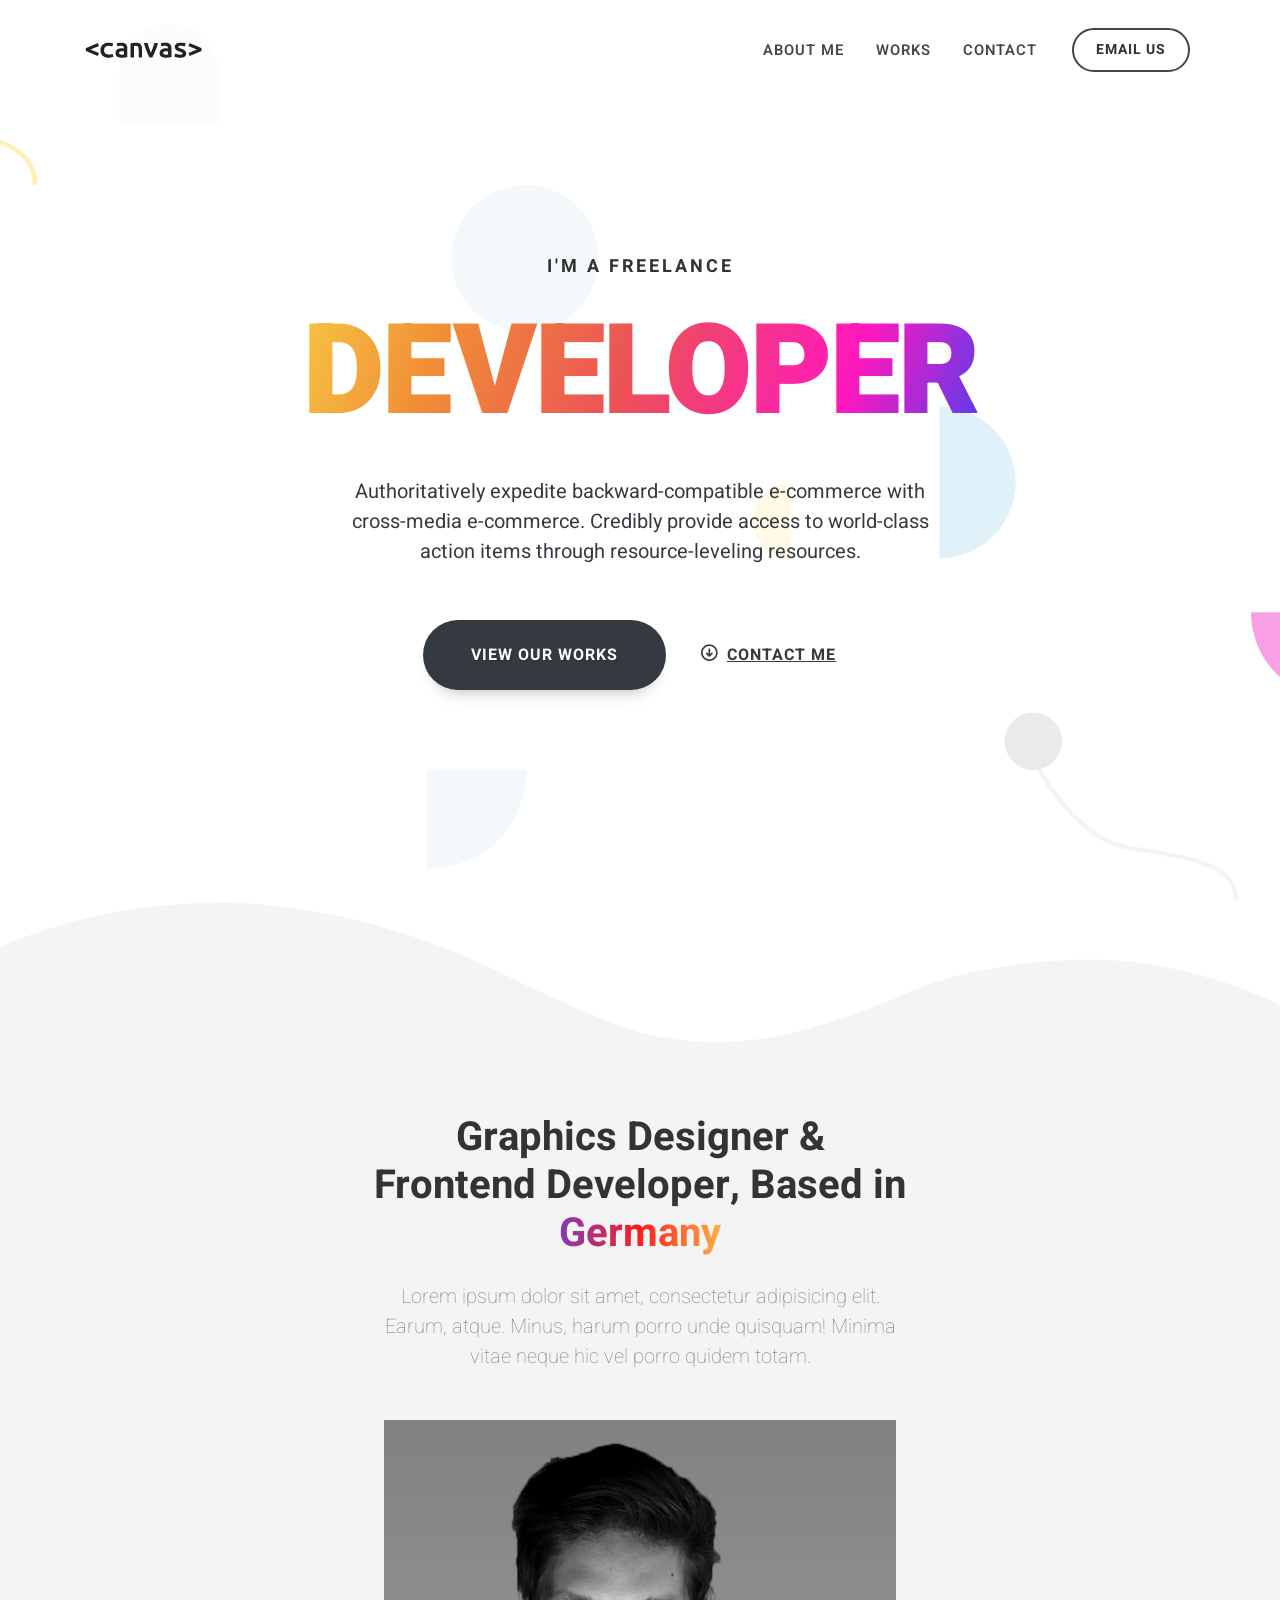
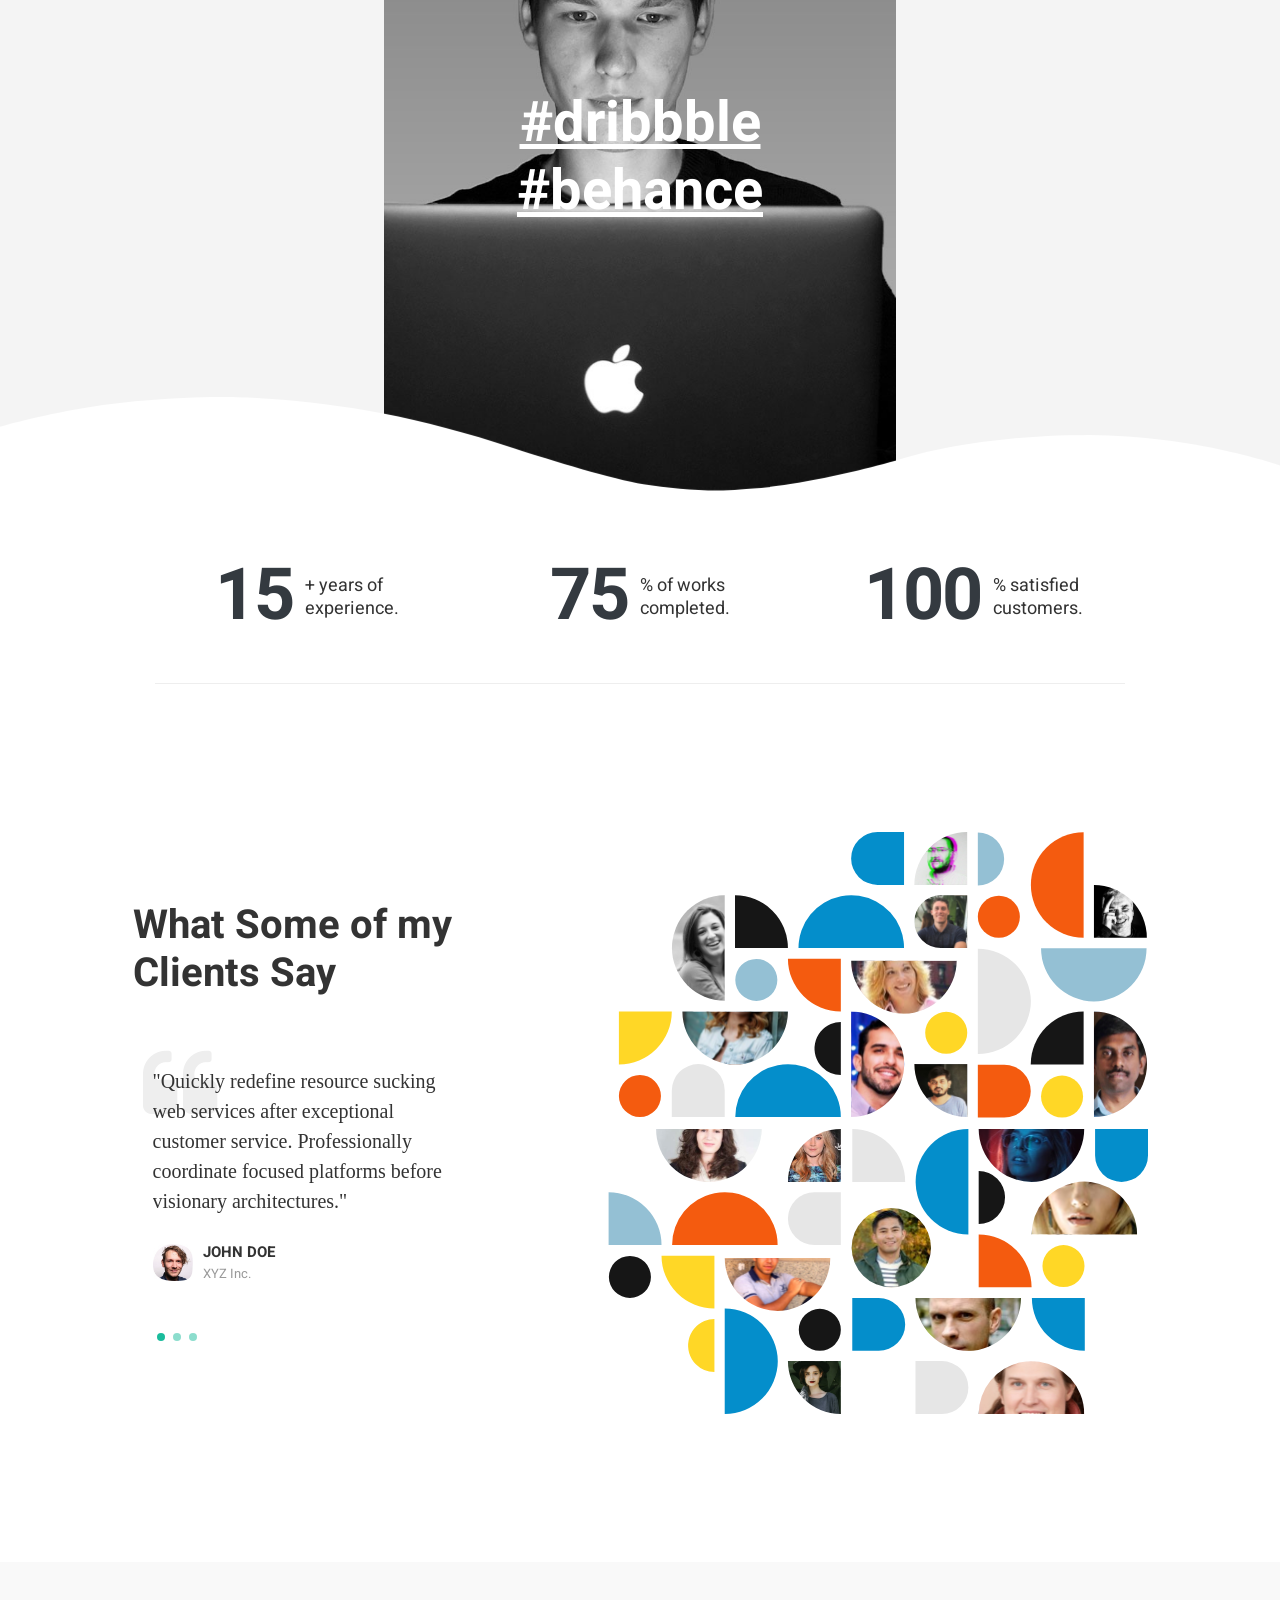
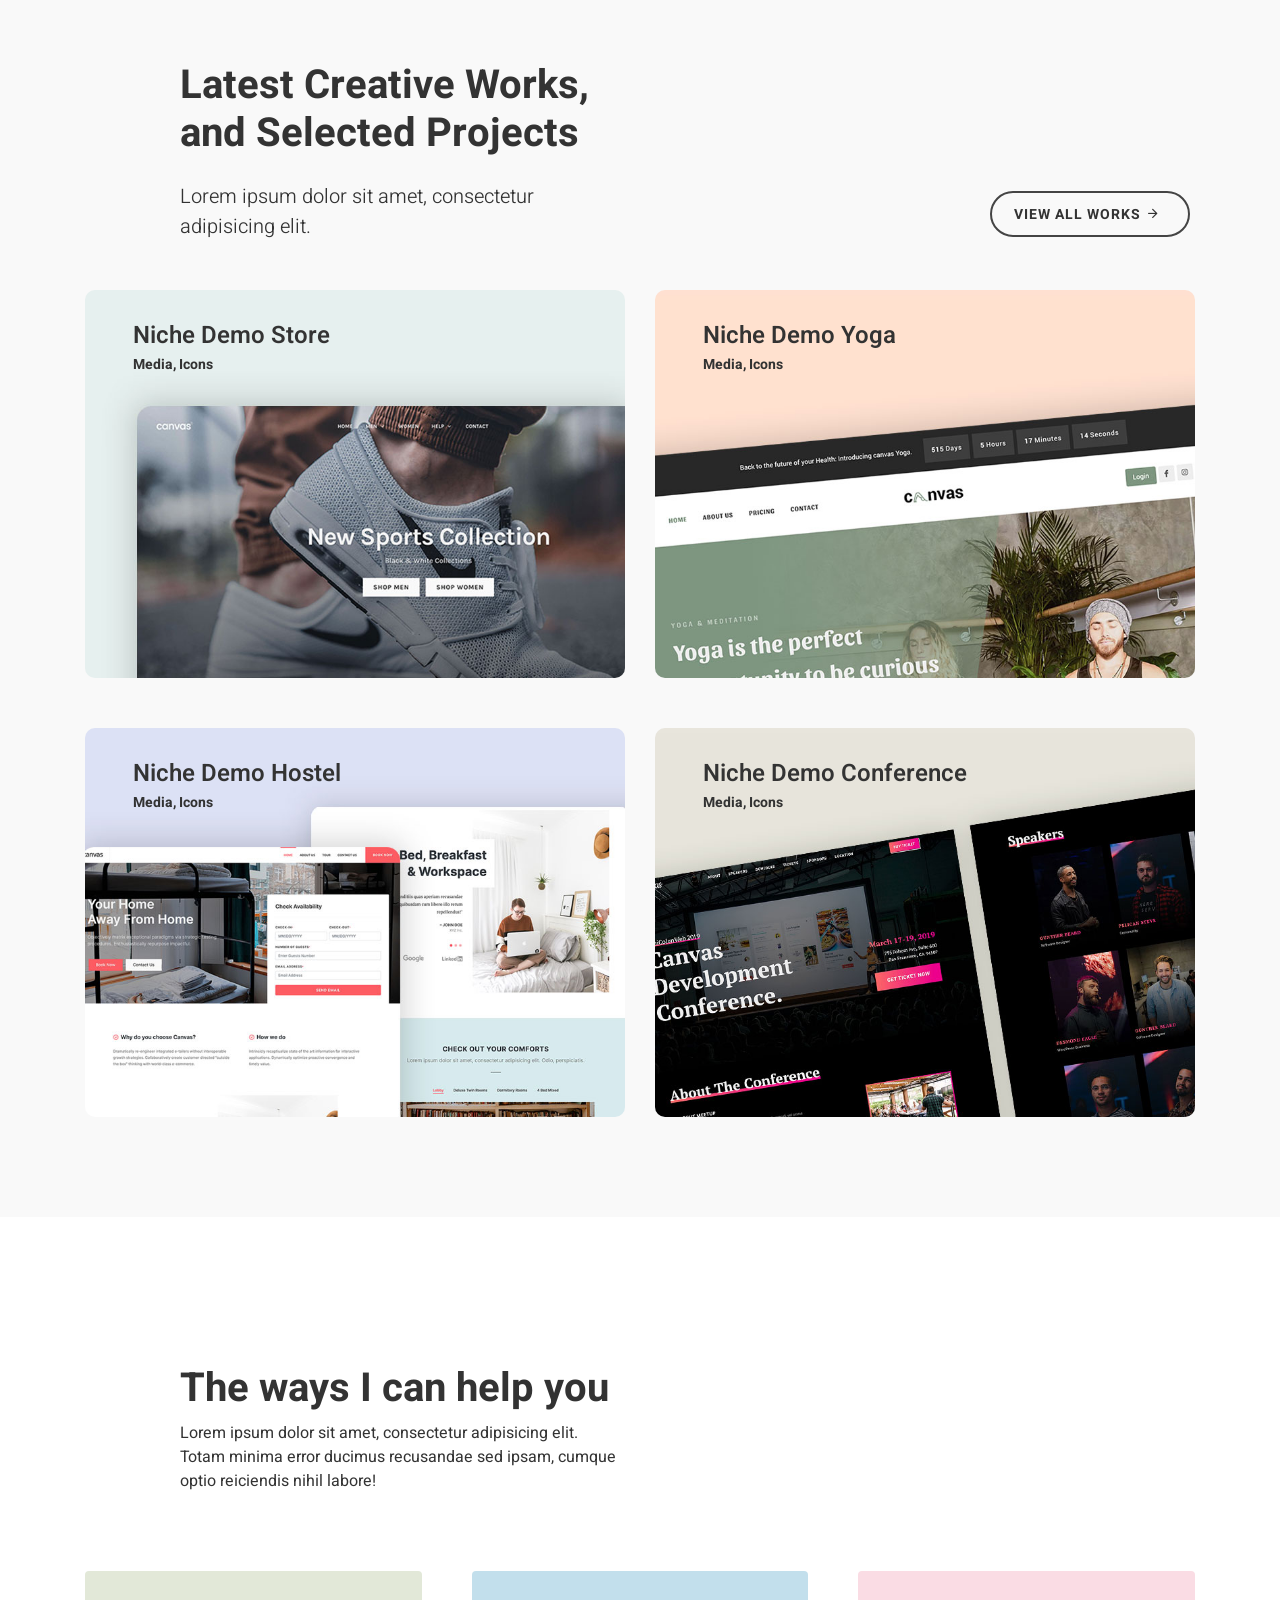
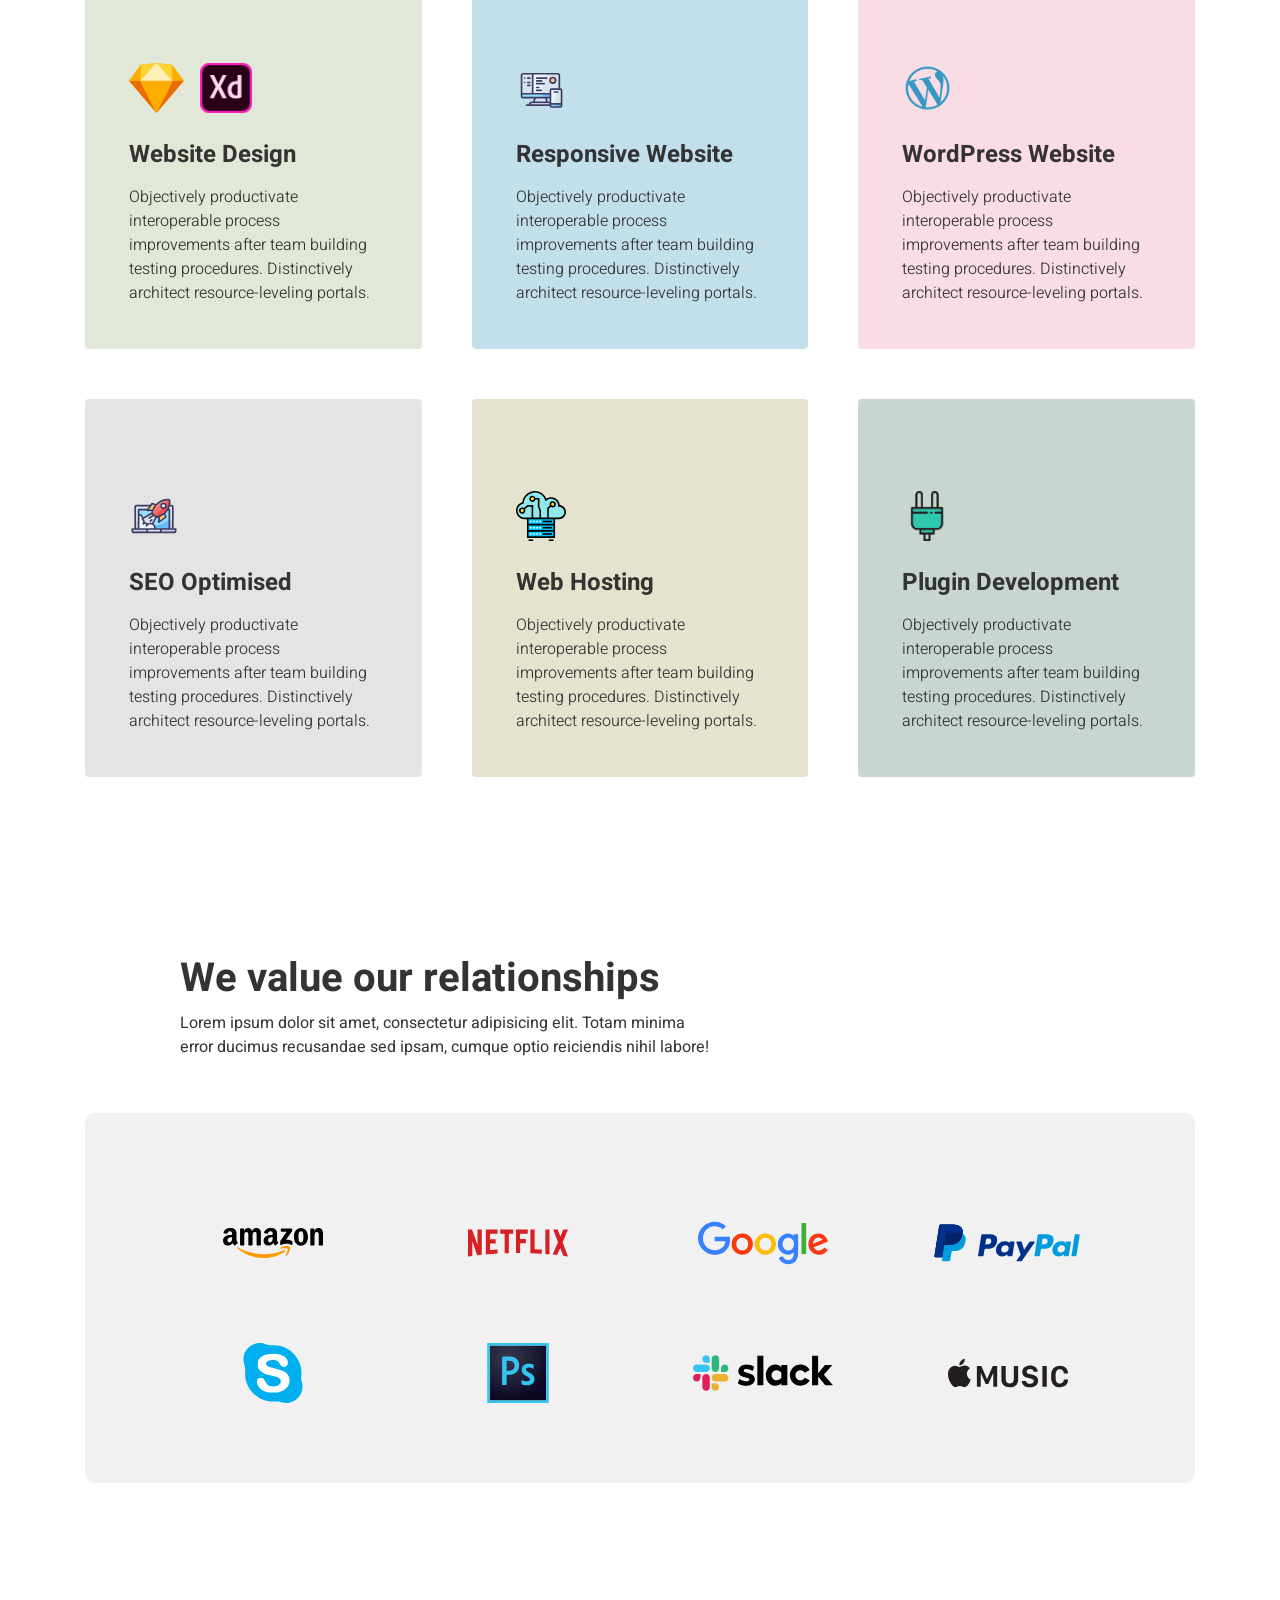
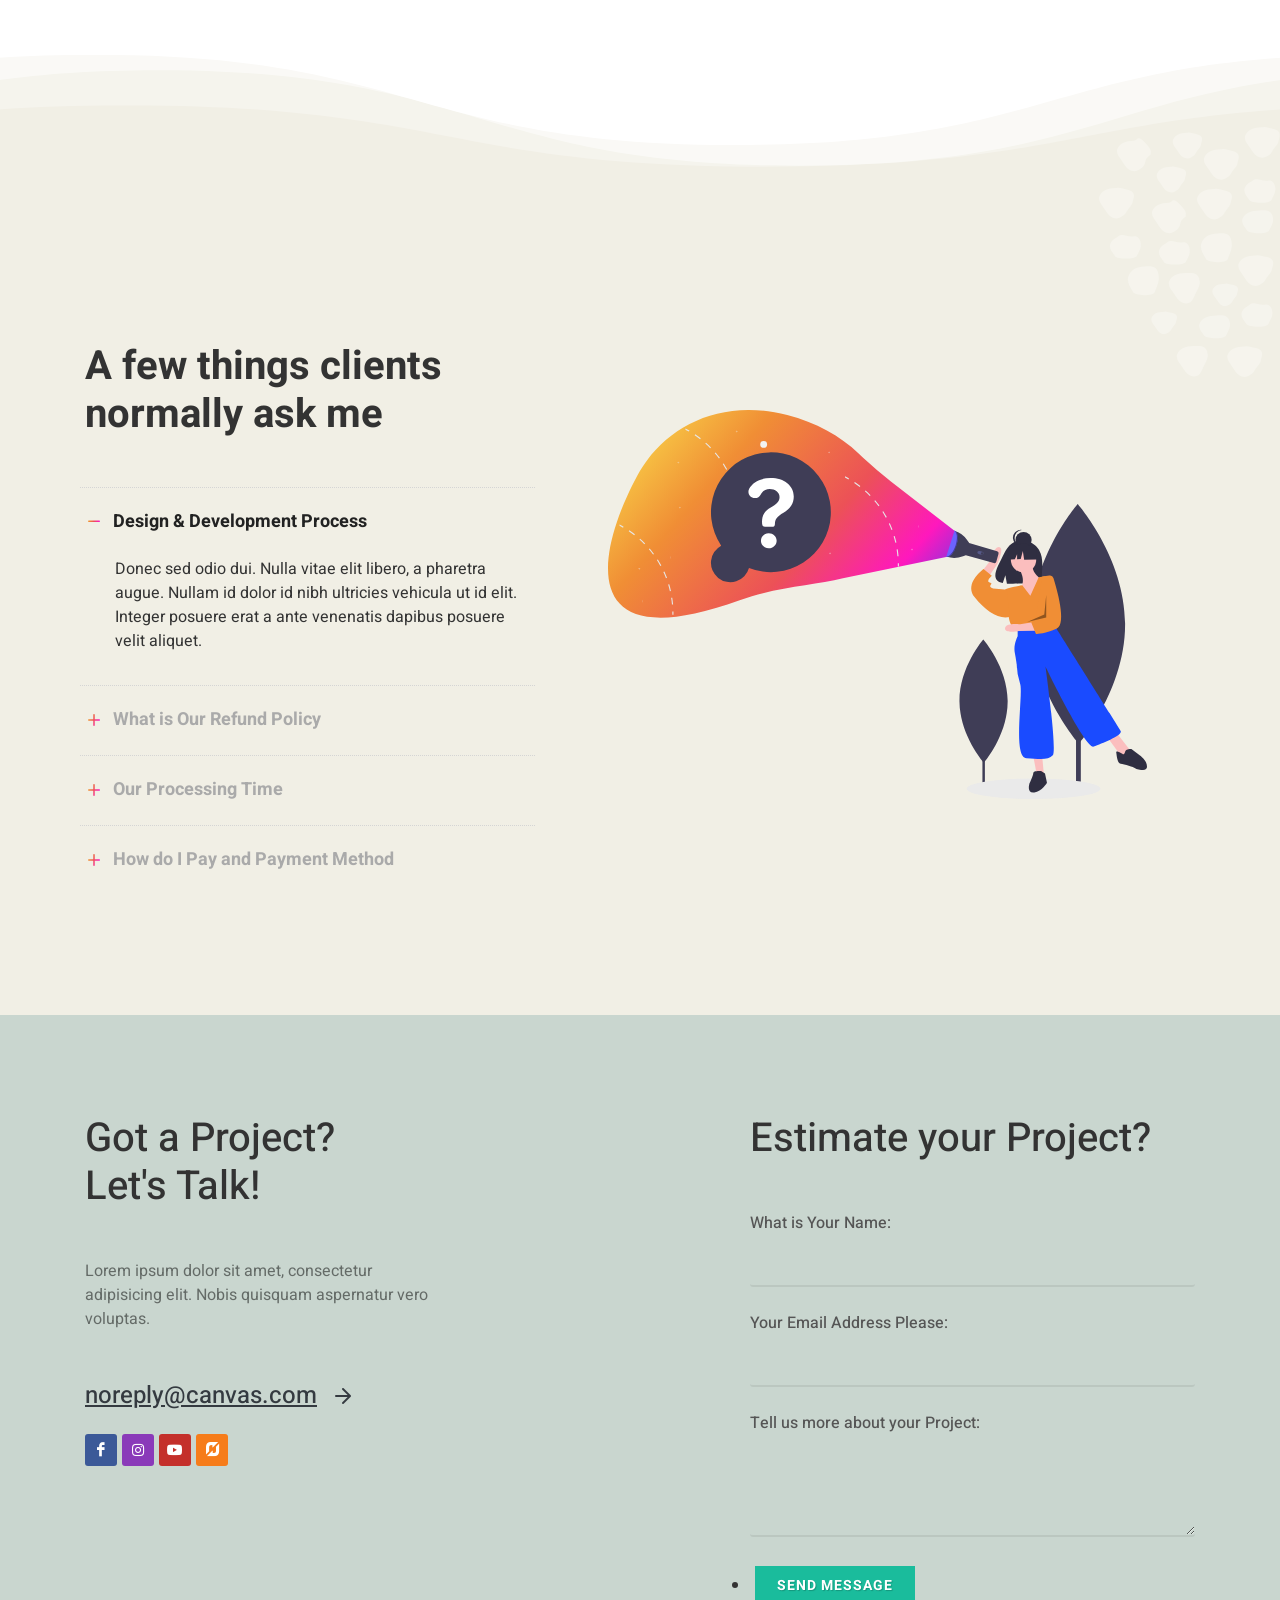
<file: index.html>
<!DOCTYPE html>
<html dir="ltr" lang="en-US">
<head>

	<meta http-equiv="content-type" content="text/html; charset=utf-8" />
	<meta name="author" content="SemiColonWeb" />

	<!-- Stylesheets
	============================================= -->
	<link href="http://fonts.googleapis.com/css?family=Heebo:300,400,500,700,900" rel="stylesheet" type="text/css" />
	<link rel="stylesheet" href="css/bootstrap.css" type="text/css" />
	<link rel="stylesheet" href="style.css" type="text/css" />

	<link rel="stylesheet" href="css/dark.css" type="text/css" />
	<link rel="stylesheet" href="css/font-icons.css" type="text/css" />
	<link rel="stylesheet" href="css/animate.css" type="text/css" />
	<link rel="stylesheet" href="css/magnific-popup.css" type="text/css" />

	<link rel="stylesheet" href="css/custom.css" type="text/css" />

	<!-- Freelancer Demo Specific Stylesheet -->
	<link rel="stylesheet" href="demos/freelancer/css/fonts.css" type="text/css" />
	<link rel="stylesheet" href="demos/freelancer/freelancer.css" type="text/css" />

	<meta name="viewport" content="width=device-width, initial-scale=1" />

	<link rel="stylesheet" href="css/colors.php?color=f7c25e" type="text/css" />

	<!-- Document Title
	============================================= -->
	<title>Freelancer | Canvas</title>

</head>

<body class="stretched">

	<!-- Document Wrapper
	============================================= -->
	<div id="wrapper" class="clearfix">

		<!-- Header
		============================================= -->
		<header id="header" class="border-bottom-0 no-sticky transparent-header">
			<div id="header-wrap">
				<div class="container">
					<div class="header-row">

						<!-- Logo
						============================================= -->
						<div id="logo">
							<a href="demo-freelancer.html" class="standard-logo"><img src="demos/freelancer/images/logo.png" alt="Canvas Logo"></a>
							<a href="demo-freelancer.html" class="retina-logo"><img src="demos/freelancer/images/logo@2x.png" alt="Canvas Logo"></a>
						</div><!-- #logo end -->

						<div class="header-misc">
							<a href="mailto:noreply@canvas.com" class="button button-border rounded-pill">Email Us</a>
						</div>

						<div id="primary-menu-trigger">
							<svg class="svg-trigger" viewBox="0 0 100 100"><path d="m 30,33 h 40 c 3.722839,0 7.5,3.126468 7.5,8.578427 0,5.451959 -2.727029,8.421573 -7.5,8.421573 h -20"></path><path d="m 30,50 h 40"></path><path d="m 70,67 h -40 c 0,0 -7.5,-0.802118 -7.5,-8.365747 0,-7.563629 7.5,-8.634253 7.5,-8.634253 h 20"></path></svg>
						</div>

						<!-- Primary Navigation
						============================================= -->
						<nav class="primary-menu">

							<ul class="menu-container">
								<li class="menu-item"><a class="menu-link" href="demo-freelancer-about.html"><div>About me</div></a></li>
								<li class="menu-item"><a class="menu-link" href="demo-freelancer-works.html"><div>Works</div></a></li>
								<li class="menu-item"><a class="menu-link" href="#" data-scrollto="#footer" data-easing="easeInOutExpo" data-speed="1250" data-offset="70"><div>Contact</div></a></li>
							</ul>

						</nav><!-- #primary-menu end -->

					</div>
				</div>
			</div>
		</header><!-- #header end -->

		<!-- Slider
		============================================= -->
		<section id="slider" class="slider-element min-vh-md-100 py-4 include-header" style="background: #FFF url('demos/freelancer/images/hero-bg.svg') repeat top center; background-size: cover;">
			<div class="slider-inner">
				<div class="vertical-middle slider-element-fade">
					<div class="container text-center py-5">
						<div class="emphasis-title mb-2">
							<h4 class="text-uppercase ls3 font-weight-bolder mb-0">I'm a Freelance</h4>
							<h1>
								<span id="oc-images" class="owl-carousel image-carousel carousel-widget" data-items="1" data-margin="0" data-autoplay="3000" data-loop="true" data-nav="false" data-pagi="false" data-animate-in="fadeInUp">
									<div class="oc-item gradient-text gradient-red-yellow text-uppercase">Developer</div>
									<div class="oc-item gradient-text gradient-red-yellow text-uppercase">Designer</div>
								</span>
							</h1>
						</div>
						<!-- <div class="d-flex align-items-center justify-content-center mb-5">
							<img src="demos/freelancer/images/face.svg" alt="Face" width="60">
							<span class="text-uppercase font-weight-bold ml-3">SemiColonWeb</span>
						</div> -->
						<div class="mx-auto"  style="max-width: 600px">
							<p class="lead font-weight-normal text-dark mb-5">Authoritatively expedite backward-compatible e-commerce with cross-media e-commerce. Credibly provide access to world-class action items through resource-leveling resources.</p>
							<a href="demo-freelancer-works.html" class="button button-dark button-hero h-translatey-3 tf-ts button-reveal overflow-visible bg-dark text-right"><span>View our Works</span><i class="icon-line-arrow-right"></i></a>
							<a href="#" data-scrollto="#footer" data-easing="easeInOutExpo" data-speed="1250" data-offset="70" class="button button-large button-light text-dark bg-transparent m-0"><i class="icon-line2-arrow-down font-weight-bold"></i> <u>Contact Me</u></a>
						</div>
					</div>
				</div>
			</div>
		</section><!-- #slider end -->

		<!-- Content
		============================================= -->
		<section id="content">

			<div class="content-wrap p-0">

				<div class="section mb-0 pt-3 pb-0" style="background-color: #F4F4F4; margin-top: 150px; overflow: visible;">
					<div class="shape-divider" data-shape="wave" data-height="150" data-outside="true" data-flip-vertical="true" data-fill="#F4F4F4"></div>
					<div class="container">
						<div class="row justify-content-center text-center mt-5">
							<div class="col-lg-6">
								<div>
									<h3 class="font-weight-bolder h1 mb-4">Graphics Designer & Frontend Developer, Based in <span class="gradient-text gradient-horizon">Germany</span></h3>
									<p class="mb-5 lead text-black-50 font-weight-extralight">Lorem ipsum dolor sit amet, consectetur adipisicing elit. Earum, atque. Minus, harum porro unde quisquam! Minima vitae neque hic vel porro quidem totam.</p>
								</div>
							</div>
						</div>
					</div>
					<div class="d-flex justify-content-center position-relative">
						<div class="parallax min-vh-75" style="background-image: url('demos/freelancer/images/me.jpg'); background-size: cover; background-position: center center;" data-bottom-top="width: 40vw" data-center-top="width: 100vw;">
							<div class="row align-items-center justify-content-center h-100">
								<div class="col-auto text-center">
									<a href="#" class="display-4 font-weight-bolder text-white d-inline-block mx-4 h-op-08 op-ts"><u>#dribbble</u></a>
									<a href="#" class="display-4 font-weight-bolder text-white d-inline-block mx-4 h-op-08 op-ts"><u>#behance</u></a>
								</div>
							</div>
						</div>
						<div class="shape-divider" data-shape="wave" data-position="bottom"></div>
					</div>
				</div>

				<div class="container" style="max-width: 1000px">
					<div class="row col-mb-30 mt-5">
						<div class="col-md-4">
							<div class="d-flex align-items-center justify-content-center">
								<div class="counter counter-xlarge text-dark font-weight-bolder"><span data-from="1" data-to="15" data-refresh-interval="2" data-speed="600"></span></div>
								<span>+ Years Of<br>Experience.</span>
							</div>
						</div>

						<div class="col-md-4">
							<div class="d-flex align-items-center justify-content-center">
								<div class="counter counter-xlarge text-dark font-weight-bolder"><span data-from="4" data-to="83" data-refresh-interval="50" data-speed="1500"></span></div>
								<span>% of Works <br>Completed.</span>
							</div>
						</div>

						<div class="col-md-4">
							<div class="d-flex align-items-center justify-content-center">
								<div class="counter counter-xlarge text-dark font-weight-bolder"><span data-from="5" data-to="100" data-refresh-interval="30" data-speed="1200"></span></div>
								<span>% Satisfied<br>Customers.</span>
							</div>
						</div>
					</div>
					<div class="line line-sm mb-0"></div>
				</div>

				<div class="section bg-transparent py-5">
					<div class="container">
						<div class="row align-items-center justify-content-around">
							<div class="col-lg-4">
								<h3 class="font-weight-bolder h1 mb-4">What Some of my Clients Say</h3>

								<div id="oc-testi" class="owl-carousel testimonials-carousel carousel-widget mt-5" data-margin="0" data-items="1" data-pagi="true" data-nav="false">

									<div class="oc-item">
										<div class="testimonial border-0 shadow-none bg-transparent">
											<div class="testi-content">
												<p>Quickly redefine resource sucking web services after exceptional customer service. Professionally coordinate focused platforms before visionary architectures.</p>
												<div class="testi-meta d-flex align-items-center">
													<img src="demos/freelancer/images/testi/face.jpg" alt="Face" width="30">
													<div>
														John Doe
														<span class="pl-0">XYZ Inc.</span>
													</div>
												</div>
											</div>
										</div>
									</div>

									<div class="oc-item">
										<div class="testimonial border-0 shadow-none bg-transparent">
											<div class="testi-content">
												<p>Dramatically mesh user friendly solutions whereas sticky human capital. Assertively fashion impactful "outside the box".</p>
												<div class="testi-meta d-flex align-items-center">
													<img src="demos/freelancer/images/testi/face2.jpg" alt="Face" width="30">
													<div>
														John Doe
														<span class="pl-0">XYZ Inc.</span>
													</div>
												</div>
											</div>
										</div>
									</div>

									<div class="oc-item">
										<div class="testimonial border-0 shadow-none bg-transparent">
											<div class="testi-content">
												<p>Progressively productivate customer directed meta-services without magnetic bandwidth.</p>
												<div class="testi-meta d-flex align-items-center">
													<img src="demos/freelancer/images/testi/face3.jpg" alt="Face" width="30">
													<div>
														John Doe
														<span class="pl-0">XYZ Inc.</span>
													</div>
												</div>
											</div>
										</div>
									</div>

								</div>
							</div>

							<div class="col-lg-6">
								<img src="demos/freelancer/images/testi/bg.svg" alt="">
							</div>
						</div>
					</div>
				</div>

				<div class="clear"></div>

				<div class="section m-0">
					<div class="container">
						<div class="row align-items-end justify-content-between mb-5">
							<div class="col-lg-5 offset-lg-1">
								<div>
									<h3 class="font-weight-bolder h1 mb-4">Latest Creative Works,<br>and Selected Projects</h3>
									<p class="lead mb-0">Lorem ipsum dolor sit amet, consectetur adipisicing elit.</p>
								</div>
							</div>
							<div class="col-auto">
								<a href="demo-freelancer-works.html" class="button button-dark button-border rounded-pill">View All Works <i class="icon-line-arrow-right"></i></a>
							</div>
						</div>

						<div class="row justify-content-center col-mb-50">
							<div class="col-lg-6 h-translatey-3 tf-ts">
								<a href="demo-store.html" class="portfolio-item" target="_blank">
									<div class="portfolio-image">
										<img src="demos/freelancer/images/works/1.jpg" alt="Portfoio Item">
										<div class="bg-overlay">
											<div class="bg-overlay-content align-items-start justify-content-start flex-column px-5 py-4">
												<h3 class="mb-0 mt-1">Niche Demo Store</h3>
												<h5>Media, Icons</h5>
											</div>
											<div class="bg-overlay-content align-items-start justify-content-end p-4">
												<div class="overlay-trigger-icon bg-dark text-white" data-hover-animate="fadeInDownSmall" data-hover-animate-out="fadeOutUpSmall" data-hover-speed="350"><i class="icon-line-link"></i></div>
											</div>
										</div>
									</div>
								</a>
							</div>

							<div class="col-lg-6 h-translatey-3 tf-ts">
								<a href="demo-yoga.html" class="portfolio-item" target="_blank">
									<div class="portfolio-image">
										<img src="demos/freelancer/images/works/2.jpg" alt="Portfoio Item">
										<div class="bg-overlay">
											<div class="bg-overlay-content align-items-start justify-content-start flex-column px-5 py-4">
												<h3 class="mb-0 mt-1">Niche Demo Yoga</h3>
												<h5>Media, Icons</h5>
											</div>
											<div class="bg-overlay-content align-items-start justify-content-end p-4">
												<div class="overlay-trigger-icon bg-dark text-white" data-hover-animate="fadeInDownSmall" data-hover-animate-out="fadeOutUpSmall" data-hover-speed="350"><i class="icon-line-link"></i></div>
											</div>
										</div>
									</div>
								</a>
							</div>

							<div class="col-lg-6 h-translatey-3 tf-ts">
								<a href="demo-hostel.html" class="portfolio-item" target="_blank">
									<div class="portfolio-image">
										<img src="demos/freelancer/images/works/3.jpg" alt="Portfoio Item">
										<div class="bg-overlay">
											<div class="bg-overlay-content align-items-start justify-content-start flex-column px-5 py-4">
												<h3 class="mb-0 mt-1">Niche Demo Hostel</h3>
												<h5>Media, Icons</h5>
											</div>
											<div class="bg-overlay-content align-items-start justify-content-end p-4">
												<div class="overlay-trigger-icon bg-dark text-white" data-hover-animate="fadeInDownSmall" data-hover-animate-out="fadeOutUpSmall" data-hover-speed="350"><i class="icon-line-link"></i></div>
											</div>
										</div>
									</div>
								</a>
							</div>

							<div class="col-lg-6 h-translatey-3 tf-ts">
								<a href="demo-conference.html" class="portfolio-item" target="_blank">
									<div class="portfolio-image">
										<img src="demos/freelancer/images/works/4.jpg" alt="Portfoio Item">
										<div class="bg-overlay">
											<div class="bg-overlay-content align-items-start justify-content-start flex-column px-5 py-4">
												<h3 class="mb-0 mt-1">Niche Demo Conference</h3>
												<h5>Media, Icons</h5>
											</div>
											<div class="bg-overlay-content align-items-start justify-content-end p-4">
												<div class="overlay-trigger-icon bg-dark text-white" data-hover-animate="fadeInDownSmall" data-hover-animate-out="fadeOutUpSmall" data-hover-speed="350"><i class="icon-line-link"></i></div>
											</div>
										</div>
									</div>
								</a>
							</div>
						</div>

					</div>
				</div>

				<div class="clear"></div>

				<div class="section bg-transparent py-5">

					<div class="container">
						<div class="row align-items-end mb-5">
							<div class="col-lg-5 offset-lg-1">
								<h3 class="font-weight-bolder h1">The ways I can help you</h3>
								<p>Lorem ipsum dolor sit amet, consectetur adipisicing elit. Totam minima error ducimus recusandae sed ipsam, cumque optio reiciendis nihil labore!</p>
							</div>
						</div>

						<div  class="row gutter-50 mb-5 align-items-stretch">
							<div class="col-md-4">
								<div class="card d-flex align-items-end flex-column p-4 border-0" style="background-color: #E2E8D8;">
									<div class="mt-5"></div>
									<div class="mt-auto">
										<div class="card-body">
											<div class="d-flex align-items-center mb-4">
												<img src="demos/freelancer/images/icons/sketch.svg" height="50" alt="Image">
												<img src="demos/freelancer/images/icons/xd.png" height="50" alt="Image" class="ml-3">
											</div>
											<h3 class="card-title font-weight-bolder">Website Design</h3>
											<p class="card-text mb-0 mt-2 font-weight-light">Objectively productivate interoperable process improvements after team building testing procedures. Distinctively architect resource-leveling portals.</p>
										</div>
									</div>
								</div>
							</div>

							<div class="col-md-4">
								<div class="card d-flex align-items-end flex-column p-4 border-0" style="background-color: #C2DFEC;">
									<div class="mt-5"></div>
									<div class="mt-auto">
										<div class="card-body">
											<img src="demos/seo/images/icons/social.svg" alt="Image" class="mb-4" height="50">
											<h3 class="card-title font-weight-bolder">Responsive Website</h3>
											<p class="card-text mb-0 mt-2 font-weight-light">Objectively productivate interoperable process improvements after team building testing procedures. Distinctively architect resource-leveling portals.</p>
										</div>
									</div>
								</div>
							</div>

							<div class="col-md-4">
								<div class="card d-flex align-items-end flex-column p-4 border-0" style="background-color: #FADCE4">
									<div class="mt-5"></div>
									<div class="mt-auto">
										<div class="card-body">
											<img src="demos/freelancer/images/icons/wp.png" height="50" alt="Image" class="mb-4">
											<h3 class="card-title font-weight-bolder">WordPress Website</h3>
											<p class="card-text mb-0 mt-2 font-weight-light">Objectively productivate interoperable process improvements after team building testing procedures. Distinctively architect resource-leveling portals.</p>
										</div>
									</div>
								</div>
							</div>

							<div class="col-md-4">
								<div class="card d-flex align-items-end flex-column p-4 border-0" style="background-color: #E4E4E4">
									<div class="mt-5"></div>
									<div class="mt-auto">
										<div class="card-body">
											<img src="demos/seo/images/icons/seo.svg" height="50" alt="Image" class="mb-4">
											<h3 class="card-title font-weight-bolder">SEO Optimised</h3>
											<p class="card-text mb-0 mt-2 font-weight-light">Objectively productivate interoperable process improvements after team building testing procedures. Distinctively architect resource-leveling portals.</p>
										</div>
									</div>
								</div>
							</div>

							<div class="col-md-4">
								<div class="card d-flex align-items-end flex-column p-4 border-0" style="background-color: #E5E3CE;">
									<div class="mt-5"></div>
									<div class="mt-auto">
										<div class="card-body">
											<img src="demos/freelancer/images/icons/hosting.svg" height="50" alt="Image" class="mb-4">
											<h3 class="card-title font-weight-bolder">Web Hosting</h3>
											<p class="card-text mb-0 mt-2 font-weight-light">Objectively productivate interoperable process improvements after team building testing procedures. Distinctively architect resource-leveling portals.</p>
										</div>
									</div>
								</div>
							</div>

							<div class="col-md-4">
								<div class="card d-flex align-items-end flex-column p-4 border-0" style="background-color: #C9D6CF">
									<div class="mt-5"></div>
									<div class="mt-auto">
										<div class="card-body">
											<img src="demos/freelancer/images/icons/plugins.png" height="50" alt="Image" class="mb-4">
											<h3 class="card-title font-weight-bolder">Plugin Development</h3>
											<p class="card-text mb-0 mt-2 font-weight-light">Objectively productivate interoperable process improvements after team building testing procedures. Distinctively architect resource-leveling portals.</p>
										</div>
									</div>
								</div>
							</div>
						</div>
					</div>

					<div class="clear"></div>

					<div class="container mt-6">
						<div class="row align-items-end">
							<div class="col-lg-6 offset-lg-1">
								<h3 class="font-weight-bolder h1">We value our relationships</h3>
								<p>Lorem ipsum dolor sit amet, consectetur adipisicing elit. Totam minima error ducimus recusandae sed ipsam, cumque optio reiciendis nihil labore!</p>
							</div>
						</div>
						<div class="section rounded-10 p-6 my-4" style="background-color: #F1F1F1;">
							<div class="row justify-content-between align-items-center col-mb-50">
								<div class="col-md-3 col-6 center"><img src="demos/freelancer/images/clients/amazon.svg" alt="Clients"></div>
								<div class="col-md-3 col-6 center"><img src="demos/freelancer/images/clients/netflix.svg" alt="Clients"></div>
								<div class="col-md-3 col-6 center"><img src="demos/freelancer/images/clients/google.svg" alt="Clients"></div>
								<div class="col-md-3 col-6 center"><img src="demos/freelancer/images/clients/paypal.svg" alt="Clients"></div>
								<div class="col-md-3 col-6 center"><img src="demos/freelancer/images/clients/skype.svg" alt="Clients"></div>
								<div class="col-md-3 col-6 center"><img src="demos/freelancer/images/clients/ps.svg" alt="Clients"></div>
								<div class="col-md-3 col-6 center"><img src="demos/freelancer/images/clients/slack.svg" alt="Clients"></div>
								<div class="col-md-3 col-6 center"><img src="demos/freelancer/images/clients/applemusic.svg" alt="Clients"></div>
							</div>
						</div>
					</div>
				</div>

				<div class="section m-0" style="background: #f1efe5 url('demos/freelancer/images/bg.svg') no-repeat right center; padding-top: 240px">
					<div class="shape-divider" data-shape="wave-4" data-height="150" id="shape-divider-6017"><svg xmlns="http://www.w3.org/2000/svg" viewBox="0 0 1280 140" preserveAspectRatio="none"><path class="shape-divider-fill" fill="#F8F7F2" d="M0 51.76c36.21-2.25 77.57-3.58 126.42-3.58 320 0 320 57 640 57 271.15 0 312.58-40.91 513.58-53.4V0H0z" opacity="0.3"></path><path class="shape-divider-fill" d="M0 24.31c43.46-5.69 94.56-9.25 158.42-9.25 320 0 320 89.24 640 89.24 256.13 0 307.28-57.16 481.58-80V0H0z" opacity="0.5"></path><path class="shape-divider-fill" d="M0 0v3.4C28.2 1.6 59.4.59 94.42.59c320 0 320 84.3 640 84.3 285 0 316.17-66.85 545.58-81.49V0z"></path></svg></div>
					<div class="container">
						<div class="row align-items-center">
							<div class="col-lg-5">
								<h3 class="font-weight-bolder h1 my-5">A few things clients<br>normally ask me</h3>
								<div class="accordion" data-collapsible="true">

									<div class="accordion-header">
										<div class="accordion-icon">
											<i class="accordion-closed icon-line-plus color gradient-text gradient-red-yellow"></i>
											<i class="accordion-open icon-line-minus color gradient-text gradient-red-yellow"></i>
										</div>
										<div class="accordion-title">
											Design &amp; Development Process
										</div>
									</div>
									<div class="accordion-content">Donec sed odio dui. Nulla vitae elit libero, a pharetra augue. Nullam id dolor id nibh ultricies vehicula ut id elit. Integer posuere erat a ante venenatis dapibus posuere velit aliquet.</div>

									<div class="accordion-header">
										<div class="accordion-icon">
											<i class="accordion-closed icon-line-plus color gradient-text gradient-red-yellow"></i>
											<i class="accordion-open icon-line-minus color gradient-text gradient-red-yellow"></i>
										</div>
										<div class="accordion-title">
											What is Our Refund Policy
										</div>
									</div>
									<div class="accordion-content">Integer posuere erat a ante venenatis dapibus posuere velit aliquet. Duis mollis, est non commodo luctus. Aenean lacinia bibendum nulla sed consectetur. Cras mattis consectetur purus sit amet fermentum.</div>

									<div class="accordion-header" id="id-accordion-3">
										<div class="accordion-icon">
											<i class="accordion-closed icon-line-plus color gradient-text gradient-red-yellow"></i>
											<i class="accordion-open icon-line-minus color gradient-text gradient-red-yellow"></i>
										</div>
										<div class="accordion-title">
											Our Processing Time
										</div>
									</div>
									<div class="accordion-content">Nullam id dolor id nibh ultricies vehicula ut id elit. Integer posuere erat a ante venenatis dapibus posuere velit aliquet. Duis mollis, est non commodo luctus. Aenean lacinia bibendum nulla sed consectetur.</div>

									<div class="accordion-header" id="id-accordion-4">
										<div class="accordion-icon">
											<i class="accordion-closed icon-line-plus color gradient-text gradient-red-yellow"></i>
											<i class="accordion-open icon-line-minus color gradient-text gradient-red-yellow"></i>
										</div>
										<div class="accordion-title">
											How do I Pay and Payment Method
										</div>
									</div>
									<div class="accordion-content">Nullam id dolor id nibh ultricies vehicula ut id elit. Integer posuere erat a ante venenatis dapibus posuere velit aliquet. Duis mollis, est non commodo luctus. Aenean lacinia bibendum nulla sed consectetur.</div>

								</div>
							</div>

							<div class="col-lg-7">
								<img src="demos/freelancer/images/ask.svg" alt="FAQs" class="px-5">
							</div>
						</div>
					</div>
				</div>

				<div class="clear"></div>

			</div>

		</section><!-- #content end -->

		<!-- Footer
		============================================= -->
		<footer id="footer" class="border-0" style="background-color: #C9D6CF;">

			<div class="container">
				<div class="footer-widgets-wrap  m-0">

					<div class="row justify-content-between">

						<div class="col-md-4">
							<div class="widget">

								<h3 class="h1 mb-5">Got a Project?<br>Let's Talk!</h3>
								<span class="text-black-50">Lorem ipsum dolor sit amet, consectetur adipisicing elit. Nobis quisquam aspernatur vero voluptas.</span>
								<a href="mailto:noreply@canvas.com" class="h4 text-dark mt-5 mb-4 d-block"><u>noreply@canvas.com</u> <i class="icon-line-arrow-right position-relative ml-2" style="top: 3px"></i></a>
								<div>
									<a href="http://facebook.com/semicolonweb" class="social-icon si-small si-colored si-facebook" target="_blank">
										<i class="icon-facebook"></i>
										<i class="icon-facebook"></i>
									</a>
									<a href="http://instagram.com/semicolonweb" class="social-icon si-small si-colored si-instagram" target="_blank">
										<i class="icon-instagram"></i>
										<i class="icon-instagram"></i>
									</a>
									<a href="http://youtube.com/semicolonweb" class="social-icon si-small si-colored si-youtube" target="_blank">
										<i class="icon-youtube"></i>
										<i class="icon-youtube"></i>
									</a>
									<a href="#" class="social-icon si-small si-colored si-flattr">
										<i class="icon-flattr"></i>
										<i class="icon-flattr"></i>
									</a>
								</div>

							</div>
						</div>

						<div class="col-md-5">
							<h3 class="h1 mb-5">Estimate your Project?</h3>
							<div class="form-widget" data-loader="button" data-alert-type="inline">

								<div class="form-result"></div>

								<form class="row mb-0" action="post" data-netlify="true">
									<div class="col-12 form-group mb-4">
										<label>What is Your Name:</label>
										<input type="text" name="landing-enquiry-name" id="landing-enquiry-name" class="form-control border-form-control required">
									</div>
									<div class="col-12 form-group mb-4">
										<label>Your Email Address Please:</label>
										<input type="email" name="landing-enquiry-email" id="landing-enquiry-email" class="form-control border-form-control required">
									</div>
									<div class="col-12 form-group mb-4">
										<label>Tell us more about your Project:</label>
										<textarea name="landing-enquiry-additional-requirements" id="landing-enquiry-additional-requirements" class="form-control border-form-control" cols="10" rows="3"></textarea>
									</div>
								<!--	<div class="col-12 d-none">
										<input type="text" id="landing-enquiry-botcheck" name="landing-enquiry-botcheck" value="" />
									</div> 
                                -->
                                    <div class="col-12 form-group mb-4">
                                        <div data-netlify-recaptcha="true">
                                        </div>
                                    <ul>
									<li><input type="submit" value="Send Message" class="button primary" /></li>
                                        </ul></div>
								</form>
							</div>
						</div>

					</div>

				</div>
			</div>

		</footer><!-- #footer end -->

	</div><!-- #wrapper end -->

	<!-- Go To Top
	============================================= -->
	<div id="gotoTop" class="icon-double-angle-up bg-white text-dark rounded-circle shadow"></div>

	<!-- External JavaScripts
	============================================= -->
	<script src="js/jquery.js"></script>
	<script src="js/plugins.min.js"></script>

	<!-- Footer Scripts
	============================================= -->
	<script src="js/functions.js"></script>

	<script>
		// Owl Carousel Scripts
		jQuery(window).on( 'pluginCarouselReady', function(){
			$('#oc-services').owlCarousel({
				items: 1,
				margin: 30,
				nav: false,
				dots: true,
				smartSpeed: 400,
				responsive:{
					576: { stagePadding: 30, items: 1 },
					768: { stagePadding: 30, items: 2 },
					991: { stagePadding: 150, items: 3 },
					1200: { stagePadding: 150, items: 3}
				},
			});
		});
	</script>

</body>
</html>
</file>
<file: style.css>
/*-----------------------------------------------------------------------------------

	Theme Name: Canvas
	Theme URI: http://themes.semicolonweb.com/html/canvas
	Description: The Multi-Purpose Template
	Author: SemiColonWeb
	Author URI: http://themeforest.net/user/semicolonweb
	Version: 6.1.4

-----------------------------------------------------------------------------------*/

/* ----------------------------------------------------------------

	- Basic
	- Typography
	- Basic Layout Styles
	- Helper Classes
	- Sections
	- Columns & Grids
	- Flex Slider
	- Swiper Slider
	- Top Bar
	- Header
		- Logo
		- Primary Menu
		- Mega Menu
		- Top Search
		- Top Cart
		- Sticky Header
		- Page Menu
		- Side Header
	- Side Panel
	- Slider
	- Page Title
	- Content
	- Portfolio
	- Blog
	- Shop
	- Events
	- Shortcodes
		- Countdown
		- Buttons
		- Promo Boxes
		- Featured Boxes
		- Process Steps
		- Styled Icons
		- Toggles
		- Accordions
		- Tabs
		- Side Navigation
		- FAQ List
		- Clients
		- Testimonials
		- Team
		- Pricing Boxes
		- Counter
		- Animated Rounded Skills
		- Skills Bar
		- Dropcaps & Highlights
		- Quotes & Blockquotes
		- Text Rotater
	- Owl Carousel
	- Overlays
	- Forms
	- Google Maps
	- Heading Styles
	- Divider
	- Magazine Specific Classes
	- Go To Top
	- Error 404
	- Landing Pages
	- Preloaders
	- Toastr Notifications
	- Footer
	- Widgets
		- Tag Cloud
		- Links
		- Testimonial & Twitter
		- Quick Contact Form
		- Newsletter
		- Twitter Feed
		- Navigation Tree
	- Wedding
	- Bootstrap Specific
	- Cookie Notification
	- Stretched Layout
	- Page Transitions
	- Youtube Video Backgrounds

---------------------------------------------------------------- */


/* ----------------------------------------------------------------
	Bootstrap Adjustments
-----------------------------------------------------------------*/


@media (min-width: 1440px) {
	.container { max-width: 1320px; }
}


/* ----------------------------------------------------------------
	Basic
-----------------------------------------------------------------*/

dl, dt, dd, ol, ul, li {
	margin: 0;
	padding: 0;
}

.clear {
	clear: both;
	display: block;
	font-size: 0px;
	height: 0px;
	line-height: 0;
	width: 100%;
	overflow:hidden;
}

::selection {
	background: #1ABC9C;
	color: #FFF;
	text-shadow: none;
}

::-moz-selection {
	background: #1ABC9C; /* Firefox */
	color: #FFF;
	text-shadow: none;
}

::-webkit-selection {
	background: #1ABC9C; /* Safari */
	color: #FFF;
	text-shadow: none;
}

:active,
:focus { outline: none !important; }


/* ----------------------------------------------------------------
	Typography
-----------------------------------------------------------------*/


body {
	line-height: 1.5;
	color: #555;
	font-family: 'Lato', sans-serif;
}

a {
	text-decoration: none !important;
	color: #1ABC9C;
}

a:hover { color: #222; }

a img { border: none; }

img { max-width: 100%; }

iframe {
	width: 100%;
	border: 0 !important;
	overflow: hidden !important;
}


/* ----------------------------------------------------------------
	Basic Layout Styles
-----------------------------------------------------------------*/


h1,
h2,
h3,
h4,
h5,
h6 {
	color: #444;
	font-weight: 600;
	line-height: 1.5;
	margin: 0 0 30px 0;
	font-family: 'Poppins', sans-serif;
}

h5,
h6 { margin-bottom: 20px; }

h1 { font-size: 36px; }

h2 { font-size: 30px; }

h3 { font-size: 1.5rem; }

h4 { font-size: 18px; }

h5 { font-size: 0.875rem; }

h6 { font-size: 12px; }

h4 { font-weight: 600; }

h5,
h6 { font-weight: bold; }

@media (max-width: 767.98px) {

	h1 {
		font-size: 1.75rem;
	}

	h2 {
		font-size: 1.5rem;
	}

	h3 {
		font-size: 1.25rem;
	}

	h4 {
		font-size: 1rem;
	}

}

h1 > span:not(.nocolor):not(.badge),
h2 > span:not(.nocolor):not(.badge),
h3 > span:not(.nocolor):not(.badge),
h4 > span:not(.nocolor):not(.badge),
h5 > span:not(.nocolor):not(.badge),
h6 > span:not(.nocolor):not(.badge) { color: #1ABC9C; }

p,
pre,
ul,
ol,
dl,
dd,
blockquote,
address,
table,
fieldset,
form { margin-bottom: 30px; }

small { font-family: 'Lato', sans-serif; }


@media (max-width: 1200px) {
	.display-1 {
		font-size: calc( 1.725rem + 5.7vw );
	}
	.display-2 {
		font-size: calc( 1.675rem + 5.1vw );
	}
	.display-3 {
		font-size: calc( 1.575rem + 3.9vw );
	}
	.display-4 {
		font-size: calc( 1.475rem + 2.7vw );
	}
}


/* ----------------------------------------------------------------
	Helper Classes
-----------------------------------------------------------------*/

#wrapper {
	position: relative;
	float: none;
	width: 100%;
	margin: 0 auto;
	background-color: #FFF;
	box-shadow: 0 0 10px rgba(0,0,0,0.1);
	-moz-box-shadow: 0 0 10px rgba(0,0,0,0.1);
	-webkit-box-shadow: 0 0 10px rgba(0,0,0,0.1);
}

@media (min-width: 1200px) {
	body:not(.stretched) #wrapper {
		max-width: 1200px;
	}
}

@media (min-width: 1440px) {
	body:not(.stretched) #wrapper {
		max-width: 1440px;
	}
}

.line,
.double-line {
	clear: both;
	position: relative;
	width: 100%;
	margin: 4rem 0;
	border-top: 1px solid #EEE;
}

.line.line-sm { margin: 2rem 0; }

span.middot {
	display: inline-block;
	margin: 0 5px;
}

.double-line { border-top: 3px double #E5E5E5; }

.nott { text-transform: none !important; }

.emptydiv {
	display: block !important;
	position: relative !important;
}

.allmargin { margin: 3rem !important; }

.leftmargin { margin-left: 3rem !important; }

.rightmargin { margin-right: 3rem !important; }

.topmargin { margin-top: 3rem !important; }

.bottommargin { margin-bottom: 3rem !important; }

.allmargin-sm { margin: 2rem !important; }

.leftmargin-sm { margin-left: 2rem !important; }

.rightmargin-sm { margin-right: 2rem !important; }

.topmargin-sm { margin-top: 2rem !important; }

.bottommargin-sm { margin-bottom: 2rem !important; }

.allmargin-lg { margin: 5rem !important; }

.leftmargin-lg { margin-left: 5rem !important; }

.rightmargin-lg { margin-right: 5rem !important; }

.topmargin-lg { margin-top: 5rem !important; }

.bottommargin-lg { margin-bottom: 5rem !important; }

.header-stick { margin-top: -3rem !important; }

.content-wrap .header-stick { margin-top: -5rem !important; }

.footer-stick { margin-bottom: -3rem !important; }

.content-wrap .footer-stick { margin-bottom: -5rem !important; }

.border-f5 { border-color: #F5F5F5 !important; }

.col-padding { padding: 4rem; }

.notextshadow { text-shadow: none !important; }

.inline-block {
	float: none !important;
	display: inline-block !important;
}

.center { text-align: center !important; }

.mx-auto {
	float: none !important;
}

.bg-color,
.bg-color #header-wrap { background-color: #1ABC9C !important; }

.color { color: #1ABC9C !important; }

.border-color { border-color: #1ABC9C !important; }

.ls0 { letter-spacing: 0px !important; }

.ls1 { letter-spacing: 1px !important; }

.ls2 { letter-spacing: 2px !important; }

.ls3 { letter-spacing: 3px !important; }

.ls4 { letter-spacing: 4px !important; }

.ls5 { letter-spacing: 5px !important; }

.noheight { height: 0 !important; }

.nolineheight { line-height: 0 !important; }

.font-body { font-family: 'Lato', sans-serif; }

.font-primary { font-family: 'Poppins', sans-serif; }

.font-secondary { font-family: 'PT Serif', serif; }

.font-weight-extralight {
	font-weight: 100 !important;
}

.font-weight-medium {
	font-weight: 500 !important;
}

.font-weight-semibold {
	font-weight: 600 !important;
}

.font-normal {
	font-style: normal !important;
}

.bgicon {
	display: block;
	position: absolute;
	bottom: -60px;
	right: -50px;
	font-size: 210px;
	color: rgba(0,0,0,0.1);
}

.imagescale,
.imagescalein {
	display: block;
	overflow: hidden;
}

.imagescale img,
.imagescalein img {
	-webkit-transform: scale(1.1);
	transform: scale(1.1);
	-webkit-transition: all 1s ease;
	transition: all 1s ease;
}

.imagescale:hover img {
	-webkit-transform: scale(1);
	transform: scale(1);
}

.imagescalein img {
	-webkit-transform: scale(1);
	transform: scale(1);
}

.imagescalein:hover img {
	-webkit-transform: scale(1.1);
	transform: scale(1.1);
}

.grayscale {
	filter: brightness(80%) grayscale(1) contrast(90%);
	-webkit-filter: brightness(80%) grayscale(1) contrast(90%);
	-moz-filter: brightness(80%) grayscale(1) contrast(90%);
	-o-filter: brightness(80%) grayscale(1) contrast(90%);
	-ms-filter: brightness(80%) grayscale(1) contrast(90%);
	transition: 1s filter ease;
	-webkit-transition: 1s -webkit-filter ease;
	-moz-transition: 1s -moz-filter ease;
	-ms-transition: 1s -ms-filter ease;
	-o-transition: 1s -o-filter ease;
}

.grayscale:hover {
	filter: brightness(100%) grayscale(0);
	-webkit-filter: brightness(100%) grayscale(0);
	-moz-filter: brightness(100%) grayscale(0);
	-o-filter: brightness(100%) grayscale(0);
	-ms-filter: brightness(100%) grayscale(0);
}

/* MOVING BG -  TESTIMONIALS */
.bganimate {
	-webkit-animation:BgAnimated 30s infinite linear;
	 -moz-animation:BgAnimated 30s infinite linear;
		-ms-animation:BgAnimated 30s infinite linear;
		 -o-animation:BgAnimated 30s infinite linear;
			animation:BgAnimated 30s infinite linear;
}
 @-webkit-keyframes BgAnimated {
	from  {background-position:0 0;}
	to    {background-position:0 400px;}
	}
 @-moz-keyframes BgAnimated {
	from  {background-position:0 0;}
	to    {background-position:0 400px;}
	}
 @-ms-keyframes BgAnimated {
	from  {background-position:0 0;}
	to    {background-position:0 400px;}
	}
 @-o-keyframes BgAnimated {
	from  {background-position:0 0;}
	to    {background-position:0 400px;}
	}
 @keyframes BgAnimated {
	from  {background-position:0 0;}
	to    {background-position:0 400px;}
	}


.input-block-level {
	display: block;
	width: 100% !important;
	min-height: 30px;
	-webkit-box-sizing: border-box;
	-moz-box-sizing: border-box;
	box-sizing: border-box;
}

.vertical-middle {
	z-index: 3;
	position: relative;
	display: -ms-flexbox;
	display: flex;
	width: 100%;
	min-height: 100%;
	justify-content: center;
	flex-flow: column;
}

.vertical-middle-overlay {
	position: absolute;
	top: 0;
	left: 0;
}

.vertical-middle + .video-wrap { z-index: 2 !important; }

.magnific-max-width .mfp-content { max-width: 800px; }

.overflow-visible {
	overflow: visible !important;
}


/* ----------------------------------------------------------------
	Opacity Utility Classes
-----------------------------------------------------------------*/

.op-ts {
	-webkit-transition: opacity .5s ease;
	transition: opacity .5s ease;
}

.op-0,
.h-op-0:hover {
	opacity: 0 !important;
}

.op-01,
.h-op-01:hover {
	opacity: 0.1 !important;
}

.op-02,
.h-op-02:hover {
	opacity: 0.2 !important;
}

.op-03,
.h-op-03:hover {
	opacity: 0.3 !important;
}

.op-04,
.h-op-04:hover {
	opacity: 0.4 !important;
}

.op-05,
.h-op-05:hover {
	opacity: 0.5 !important;
}

.op-06,
.h-op-06:hover {
	opacity: 0.6 !important;
}

.op-07,
.h-op-07:hover {
	opacity: 0.7 !important;
}

.op-08,
.h-op-08:hover {
	opacity: 0.8 !important;
}

.op-09,
.h-op-09:hover {
	opacity: 0.9 !important;
}

.op-1,
.h-op-1:hover {
	opacity: 1 !important;
}


/* ----------------------------------------------------------------
	Text Color Utility Classes
-----------------------------------------------------------------*/

.text-ts {
	-webkit-transition: color .5s ease;
	transition: color .5s ease;
}

.h-text-color:hover,
a.h-text-color:hover {
	color: #1ABC9C !important;
}

.h-text-primary:hover,
a.h-text-primary:hover {
	color: #007bff !important;
}

.h-text-secondary:hover,
a.h-text-secondary:hover {
	color: #6c757d !important;
}

.h-text-success:hover,
a.h-text-success:hover {
	color: #28a745 !important;
}

.h-text-info:hover,
a.h-text-info:hover {
	color: #17a2b8 !important;
}

.h-text-warning:hover,
a.h-text-warning:hover {
	color: #ffc107 !important;
}

.h-text-danger:hover,
a.h-text-danger:hover {
	color: #dc3545 !important;
}

.h-text-light:hover,
a.h-text-light:hover {
	color: #f8f9fa !important;
}

.h-text-dark:hover,
a.h-text-dark:hover {
	color: #343a40 !important;
}


/* ----------------------------------------------------------------
	Text Size Utility Classes
-----------------------------------------------------------------*/

.text-smaller {
	font-size: 80% !important;
}

.text-larger {
	font-size: 120% !important;
}

.text-smaller small {
	font-size: 90% !important;
}


/* ----------------------------------------------------------------
	BG Color Utility Classes
-----------------------------------------------------------------*/

.bg-ts {
	-webkit-transition: background-color .5s ease;
	transition: background-color .5s ease;
}

.h-nobg:hover {
	background-color: transparent !important;
}

.h-bg-color:hover {
	background-color: #1ABC9C !important;
}

.h-bg-primary:hover {
	background-color: #007bff !important;
}

.h-bg-secondary:hover {
	background-color: #6c757d !important;
}

.h-bg-success:hover {
	background-color: #28a745 !important;
}

.h-bg-info:hover {
	background-color: #17a2b8 !important;
}

.h-bg-warning:hover {
	background-color: #ffc107 !important;
}

.h-bg-danger:hover {
	background-color: #dc3545 !important;
}

.h-bg-light:hover {
	background-color: #f8f9fa !important;
}

.h-bg-dark:hover {
	background-color: #343a40 !important;
}


.bg-clip {
	border: 1rem solid transparent;
	-moz-background-clip: padding;
	-webkit-background-clip: padding;
	background-clip: padding-box;
	transform: translate3d(0,0,0);
}

.bg-clip-sm {
	border-width: 0.5rem;
}

.bg-clip-lg {
	border-width: 2rem;
}


/* ----------------------------------------------------------------
	Gradient Utility Classes
-----------------------------------------------------------------*/

.gradient-light-grey,
.h-gradient-light-grey:hover {
	background-image: -webkit-linear-gradient(to right, #2c3e50, #bdc3c7) !important;
	background-image: linear-gradient(to right, #2c3e50, #bdc3c7) !important;
}

.gradient-green-dark,
.h-gradient-green-dark:hover {
	background-image: -webkit-linear-gradient(to right, #99f2c8, #1f4037) !important;
	background-image: linear-gradient(to right, #99f2c8, #1f4037) !important;
}

.gradient-grey-brown,
.h-gradient-grey-brown:hover {
	background-image: -webkit-linear-gradient(to right, #C06C84, #6C5B7B, #355C7D) !important;
	background-image: linear-gradient(to right, #C06C84, #6C5B7B, #355C7D) !important;
}

.gradient-light-pink,
.h-gradient-light-pink:hover {
	background-image: -webkit-linear-gradient(to right, #ffdde1, #ee9ca7) !important;
	background-image: linear-gradient(to right, #ffdde1, #ee9ca7) !important;
}

.gradient-blue-purple,
.h-gradient-blue-purple:hover {
	background-image: -webkit-linear-gradient(to right, #4A00E0, #8E2DE2) !important;
	background-image: linear-gradient(to right, #4A00E0, #8E2DE2) !important;
}
.gradient-multiples,
.h-gradient-multiples:hover {
	background-image: -webkit-linear-gradient(to right, #eea2a2 0%, #bbc1bf 19%, #57c6e1 42%, #b49fda 79%, #7ac5d8 100%) !important;
	background-image: linear-gradient(to right, #eea2a2 0%, #bbc1bf 19%, #57c6e1 42%, #b49fda 79%, #7ac5d8 100%) !important;
}

.gradient-blue-green,
.h-gradient-blue-green:hover {
	background-image: -webkit-linear-gradient(to right, #2af598 0%, #009efd 100%) !important;
	background-image: linear-gradient(to right, #2af598 0%, #009efd 100%) !important;
}

.gradient-light,
.h-gradient-light:hover {
	background-image: -webkit-linear-gradient(to top, #DDD 0%, #FFF 100%) !important;
	background-image: linear-gradient(to top, #DDD 0%, #FFF 100%) !important;
}

.gradient-grey-orange,
.h-gradient-grey-orange:hover {
	background-image: -webkit-linear-gradient(to right, #3B4371, #F3904F) !important;
	background-image: linear-gradient(to right, #3B4371, #F3904F) !important;
}

.gradient-sunset,
.h-gradient-sunset:hover {
	background-image: -webkit-linear-gradient(to top, #a8edea 0%, #fed6e3 100%) !important;
	background-image: linear-gradient(to top, #a8edea 0%, #fed6e3 100%) !important;
}

.gradient-dark,
.h-gradient-dark:hover {
	background-image: -webkit-linear-gradient(to right, #535353, #000) !important;
	background-image: linear-gradient(to right, #535353, #000) !important;
}

.gradient-lemon,
.h-gradient-lemon:hover {
	background-image: -webkit-linear-gradient(to right, #cac531, #f3f9a7) !important;
	background-image: linear-gradient(to right, #cac531, #f3f9a7) !important;
}

.gradient-earth,
.h-gradient-earth:hover {
	background-image: -webkit-linear-gradient(to right, #649173, #dbd5a4) !important;
	background-image: linear-gradient(to right, #649173, #dbd5a4) !important;
}

.gradient-sky,
.h-gradient-sky:hover {
	background-image: -webkit-linear-gradient(to right, #2980b9, #6dd5fa, #F5F5F5) !important;
	background-image: linear-gradient(to right, #2980b9, #6dd5fa, #F5F5F5) !important;
}

.gradient-ocean,
.h-gradient-ocean:hover {
	background-image: -webkit-linear-gradient(to right, #000046, #1cb5e0) !important;
	background-image: linear-gradient(to right, #000046, #1cb5e0) !important;
}

.gradient-horizon,
.h-gradient-horizon:hover {
	background-image: -webkit-linear-gradient(90deg, rgba(131,58,180,1) 0%, rgba(253,29,29,1) 50%, rgba(252,176,69,1) 100%) !important;
	background-image: linear-gradient(90deg, rgba(131,58,180,1) 0%, rgba(253,29,29,1) 50%, rgba(252,176,69,1) 100%) !important;
}

.gradient-green-blue,
.h-gradient-green-blue:hover {
	background-image: -webkit-linear-gradient(to right, #43cea2, #185a9d) !important;
	background-image: linear-gradient(to right, #43cea2, #185a9d) !important;
}

.gradient-purple-blue,
.h-gradient-purple-blue:hover {
	background-image: -webkit-linear-gradient(19deg, rgb(33, 212, 253) 0%, rgb(183, 33, 255) 100%) !important;
	background-image: linear-gradient(19deg, rgb(33, 212, 253) 0%, rgb(183, 33, 255) 100%) !important;
}

.gradient-text {
	text-shadow: none !important;
	-webkit-background-clip: text;
	-webkit-text-fill-color: transparent;
}

.gradient-underline {
	background-repeat: no-repeat;
	background-size: 100% 8px;
	background-position: 0 88%;
}


/* ----------------------------------------------------------------
	Border Utility Classes
-----------------------------------------------------------------*/

.border-width-0,
.h-border-width-0:hover {
	border-width: 0px !important;
}

.border-width-1,
.h-border-width-1:hover {
	border-width: 1px !important;
}

.border-width-2,
.h-border-width-2:hover {
	border-width: 2px !important;
}

.border-width-3,
.h-border-width-3:hover {
	border-width: 3px !important;
}

.border-width-4,
.h-border-width-4:hover {
	border-width: 4px !important;
}

.border-width-5,
.h-border-width-5:hover {
	border-width: 5px !important;
}

.border-width-6,
.h-border-width-6:hover {
	border-width: 6px !important;
}

.border-dotted {
	border-style: dotted !important;
}

.border-dashed {
	border-style: dashed !important;
}

.border-solid {
	border-style: solid !important;
}

.border-double {
	border-style: double !important;
}

.h-border-primary:hover {
	border-color: #007bff !important;
}

.h-border-secondary:hover {
	border-color: #6c757d !important;
}

.h-border-success:hover {
	border-color: #28a745 !important;
}

.h-border-info:hover {
	border-color: #17a2b8 !important;
}

.h-border-warning:hover {
	border-color: #ffc107 !important;
}

.h-border-danger:hover {
	border-color: #dc3545 !important;
}

.h-border-light:hover {
	border-color: #f8f9fa !important;
}

.h-border-dark:hover {
	border-color: #343a40 !important;
}

.border-transparent,
.h-border-transparent:hover {
	border-color: transparent !important;
}

.border-default,
.h-border-default:hover {
	border-color: #EEE !important;
}

.dark.border-default,
.dark .border-default,
.dark.h-border-default:hover
.dark .h-border-default:hover {
	border-color: rgba(255, 255, 255, 0.15) !important;
}

.border-ts {
	-webkit-transition: border 0.5s ease;
	transition: border 0.5s ease;
}


/* ----------------------------------------------------------------
	Rounded
-----------------------------------------------------------------*/

.rounded-xl {
	border-radius: 0.4rem !important;
}

.rounded-xxl {
	border-radius: 0.5rem !important;
}

.rounded-xxxl {
	border-radius: 0.6rem !important;
}


/* ----------------------------------------------------------------
	Shadows
-----------------------------------------------------------------*/

.h-shadow-sm:hover {
	box-shadow: 0 0.125rem 0.25rem rgba(0, 0, 0, 0.075) !important;
}

.h-shadow:hover {
	box-shadow: 0 0.5rem 1rem rgba(0, 0, 0, 0.15) !important;
}

.h-shadow-lg:hover {
	box-shadow: 0 1rem 3rem rgba(0, 0, 0, 0.175) !important;
}

.h-shadow-none:hover {
	box-shadow: none !important;
}

.shadow-ts {
	-webkit-transition: box-shadow 0.5s ease;
	transition: box-shadow 0.5s ease;
}


/* ----------------------------------------------------------------
	Transform Utility Classes
-----------------------------------------------------------------*/

.translate-y-sm,
.h-translate-y-sm:hover {
	transform: translateY(-3px) !important;
}

.translate-y,
.h-translate-y:hover {
	transform: translateY(-6px) !important;
}

.translate-y-lg,
.h-translate-y-lg:hover {
	transform: translateY(-10px) !important;
}

.translate-x-sm,
.h-translate-x-sm:hover {
	transform: translateX(-3px) !important;
}

.translate-x,
.h-translate-x:hover {
	transform: translateX(-6px) !important;
}

.translate-x-lg,
.h-translate-x-lg:hover {
	transform: translateX(-10px) !important;
}

.translate-x-n-sm,
.h-translate-x-n-sm:hover {
	transform: translateX(3px) !important;
}

.translate-x-n,
.h-translate-x-n:hover {
	transform: translateX(6px) !important;
}

.translate-x-n-lg,
.h-translate-x-n-lg:hover {
	transform: translateX(10px) !important;
}

.scale-sm,
.h-scale-sm:hover {
	transform: scale(1.025) !important;
}

.scale,
.h-scale:hover {
	transform: scale(1.05) !important;
}

.scale-lg,
.h-scale-lg:hover {
	transform: scale(1.1) !important;
}

.scale-n-sm,
.h-scale-n-sm:hover {
	transform: scale(0.975) !important;
}

.scale-n,
.h-scale-n:hover {
	transform: scale(0.95) !important;
}

.scale-n-lg,
.h-scale-n-lg:hover {
	transform: scale(0.9) !important;
}

.transform-ts {
	-webkit-transition: transform 0.5s cubic-bezier(.215, .61, .355, 1);
	transition: transform 0.5s cubic-bezier(.215, .61, .355, 1);
}

.all-ts {
	-webkit-transition: all 0.5s cubic-bezier(.215, .61, .355, 1);
	transition: all 0.5s cubic-bezier(.215, .61, .355, 1);
}


/* ----------------------------------------------------------------
	Align Wide Utility Classes
-----------------------------------------------------------------*/

.align-wide-lg {
	margin-left: calc(50% - 480px) !important;
	margin-right: calc(50% - 480px) !important;
	max-width: 960px !important;
	width: 960px !important;
}

.align-wide-xl {
	margin-left: calc(50% - 570px) !important;
	margin-right: calc(50% - 570px) !important;
	max-width: 1140px !important;
	width: 1140px !important;
}

.align-wide-xxl {
	margin-left: calc(50% - 660px) !important;
	margin-right: calc(50% - 660px) !important;
	max-width: 1320px !important;
	width: 1320px !important;
}

@media (max-width: 991.98px) {
	.align-wide-lg,
	.align-wide-xl,
	.align-wide-xxl {
		margin-left: calc(50% - 50vw) !important;
		margin-right: calc(50% - 50vw) !important;
		max-width: 100vw !important;
		width: 100vw !important;
	}
}

.align-full {
	margin-left: calc(50% - 50vw) !important;
	margin-right: calc(50% - 50vw) !important;
	max-width: 100vw !important;
	width: 100vw !important;
}


/* ----------------------------------------------------------------
	Z-Index Utility Classes
-----------------------------------------------------------------*/

.z-1 {
	z-index: 1 !important;
}

.z-2 {
	z-index: 2 !important;
}

.z-3 {
	z-index: 3 !important;
}

.z-4 {
	z-index: 4 !important;
}

.z-5 {
	z-index: 5 !important;
}

.z-6 {
	z-index: 6 !important;
}

.z-7 {
	z-index: 7 !important;
}

.z-8 {
	z-index: 8 !important;
}

.z-9 {
	z-index: 9 !important;
}

.z-10 {
	z-index: 10 !important;
}


/* ----------------------------------------------------------------
	Bootstrap Utility Classes: Extended
-----------------------------------------------------------------*/


/*	Spacing Utilities */

.m-6 {
	margin: 5rem !important;
}

.mt-6,
.my-6 {
	margin-top: 5rem !important;
}

.mr-6,
.mx-6 {
	margin-right: 5rem !important;
}

.mb-6,
.my-6 {
	margin-bottom: 5rem !important;
}

.ml-6,
.mx-6 {
	margin-left: 5rem !important;
}

.p-6 {
	padding: 5rem !important;
}

.pt-6,
.py-6 {
	padding-top: 5rem !important;
}

.pr-6,
.px-6 {
	padding-right: 5rem !important;
}

.pb-6,
.py-6 {
	padding-bottom: 5rem !important;
}

.pl-6,
.px-6 {
	padding-left: 5rem !important;
}

@media (min-width: 576px) {

	.m-sm-6 {
		margin: 5rem !important;
	}

	.mt-sm-6,
	.my-sm-6 {
		margin-top: 5rem !important;
	}

	.mr-sm-6,
	.mx-sm-6 {
		margin-right: 5rem !important;
	}

	.mb-sm-6,
	.my-sm-6 {
		margin-bottom: 5rem !important;
	}

	.ml-sm-6,
	.mx-sm-6 {
		margin-left: 5rem !important;
	}

	.p-sm-6 {
		padding: 5rem !important;
	}

	.pt-sm-6,
	.py-sm-6 {
		padding-top: 5rem !important;
	}

	.pr-sm-6,
	.px-sm-6 {
		padding-right: 5rem !important;
	}

	.pb-sm-6,
	.py-sm-6 {
		padding-bottom: 5rem !important;
	}

	.pl-sm-6,
	.px-sm-6 {
		padding-left: 5rem !important;
	}

}

@media (min-width: 768px) {

	.m-md-6 {
		margin: 5rem !important;
	}

	.mt-md-6,
	.my-md-6 {
		margin-top: 5rem !important;
	}

	.mr-md-6,
	.mx-md-6 {
		margin-right: 5rem !important;
	}

	.mb-md-6,
	.my-md-6 {
		margin-bottom: 5rem !important;
	}

	.ml-md-6,
	.mx-md-6 {
		margin-left: 5rem !important;
	}

	.p-md-6 {
		padding: 5rem !important;
	}

	.pt-md-6,
	.py-md-6 {
		padding-top: 5rem !important;
	}

	.pr-md-6,
	.px-md-6 {
		padding-right: 5rem !important;
	}

	.pb-md-6,
	.py-md-6 {
		padding-bottom: 5rem !important;
	}

	.pl-md-6,
	.px-md-6 {
		padding-left: 5rem !important;
	}

}

@media (min-width: 992px) {

	.m-lg-6 {
		margin: 5rem !important;
	}

	.mt-lg-6,
	.my-lg-6 {
		margin-top: 5rem !important;
	}

	.mr-lg-6,
	.mx-lg-6 {
		margin-right: 5rem !important;
	}

	.mb-lg-6,
	.my-lg-6 {
		margin-bottom: 5rem !important;
	}

	.ml-lg-6,
	.mx-lg-6 {
		margin-left: 5rem !important;
	}

	.p-lg-6 {
		padding: 5rem !important;
	}

	.pt-lg-6,
	.py-lg-6 {
		padding-top: 5rem !important;
	}

	.pr-lg-6,
	.px-lg-6 {
		padding-right: 5rem !important;
	}

	.pb-lg-6,
	.py-lg-6 {
		padding-bottom: 5rem !important;
	}

	.pl-lg-6,
	.px-lg-6 {
		padding-left: 5rem !important;
	}

}

@media (min-width: 1200px) {

	.m-xl-6 {
		margin: 5rem !important;
	}

	.mt-xl-6,
	.my-xl-6 {
		margin-top: 5rem !important;
	}

	.mr-xl-6,
	.mx-xl-6 {
		margin-right: 5rem !important;
	}

	.mb-xl-6,
	.my-xl-6 {
		margin-bottom: 5rem !important;
	}

	.ml-xl-6,
	.mx-xl-6 {
		margin-left: 5rem !important;
	}

	.p-xl-6 {
		padding: 5rem !important;
	}

	.pt-xl-6,
	.py-xl-6 {
		padding-top: 5rem !important;
	}

	.pr-xl-6,
	.px-xl-6 {
		padding-right: 5rem !important;
	}

	.pb-xl-6,
	.py-xl-6 {
		padding-bottom: 5rem !important;
	}

	.pl-xl-6,
	.px-xl-6 {
		padding-left: 5rem !important;
	}

}


/*	Custom Bootstrap Column */

.col-1-5,
.col-sm-1-5,
.col-md-1-5,
.col-lg-1-5,
.col-xl-1-5 {
	position: relative;
	width: 100%;
	padding-right: 15px;
	padding-left: 15px;
}

.col-1-5 {
	-ms-flex: 0 0 20%;
	flex: 0 0 20%;
	max-width: 20%;
}

@media (min-width: 576px) {
	.col-sm-1-5 {
		-ms-flex: 0 0 20%;
		flex: 0 0 20%;
		max-width: 20%;
	}
}

@media (min-width: 768px) {
	.col-md-1-5 {
		-ms-flex: 0 0 20%;
		flex: 0 0 20%;
		max-width: 20%;
	}
}

@media (min-width: 992px) {
	.col-lg-1-5 {
		-ms-flex: 0 0 20%;
		flex: 0 0 20%;
		max-width: 20%;
	}
}

@media (min-width: 1200px) {
	.col-xl-1-5 {
		-ms-flex: 0 0 20%;
		flex: 0 0 20%;
		max-width: 20%;
	}
}


/*	Gutters */

.gutter-10 {
	margin-right: -5px;
	margin-left: -5px;
	margin-bottom: -10px;
}

.gutter-10 > .col,
.gutter-10 > [class*="col-"] {
	padding-right: 5px;
	padding-left: 5px;
	padding-bottom: 10px;
}

.gutter-20 {
	margin-right: -10px;
	margin-left: -10px;
	margin-bottom: -20px;
}

.gutter-20 > .col,
.gutter-20 > [class*="col-"] {
	padding-right: 10px;
	padding-left: 10px;
	padding-bottom: 20px;
}

.gutter-30 {
	margin-right: -15px;
	margin-left: -15px;
	margin-bottom: -30px;
}

.gutter-30 > .col,
.gutter-30 > [class*="col-"] {
	padding-right: 15px;
	padding-left: 15px;
	padding-bottom: 30px;
}

.gutter-40 {
	margin-right: -20px;
	margin-left: -20px;
	margin-bottom: -40px;
}

.gutter-40 > .col,
.gutter-40 > [class*="col-"] {
	padding-right: 20px;
	padding-left: 20px;
	padding-bottom: 40px;
}

.gutter-50 {
	margin-right: -25px;
	margin-left: -25px;
	margin-bottom: -50px;
}

.gutter-50 > .col,
.gutter-50 > [class*="col-"] {
	padding-right: 25px;
	padding-left: 25px;
	padding-bottom: 50px;
}

.col-mb-30 {
	margin-bottom: -30px;
}

.col-mb-30 > .col,
.col-mb-30 > [class*="col-"] {
	padding-bottom: 30px;
}

.col-mb-50 {
	margin-bottom: -50px;
}

.col-mb-50 > .col,
.col-mb-50 > [class*="col-"] {
	padding-bottom: 50px;
}

.col-mb-80 {
	margin-bottom: -80px;
}

.col-mb-80 > .col,
.col-mb-80 > [class*="col-"] {
	padding-bottom: 80px;
}

@media (min-width: 576px) {
	.gutter-sm-10 {
		margin-right: -5px;
		margin-left: -5px;
		margin-bottom: -10px;
	}

	.gutter-sm-10 > .col,
	.gutter-sm-10 > [class*="col-"] {
		padding-right: 5px;
		padding-left: 5px;
		padding-bottom: 10px;
	}

	.gutter-sm-20 {
		margin-right: -10px;
		margin-left: -10px;
		margin-bottom: -20px;
	}

	.gutter-sm-20 > .col,
	.gutter-sm-20 > [class*="col-"] {
		padding-right: 10px;
		padding-left: 10px;
		padding-bottom: 20px;
	}

	.gutter-sm-30 {
		margin-right: -15px;
		margin-left: -15px;
		margin-bottom: -30px;
	}

	.gutter-sm-30 > .col,
	.gutter-sm-30 > [class*="col-"] {
		padding-right: 15px;
		padding-left: 15px;
		padding-bottom: 30px;
	}

	.gutter-sm-40 {
		margin-right: -20px;
		margin-left: -20px;
		margin-bottom: -40px;
	}

	.gutter-sm-40 > .col,
	.gutter-sm-40 > [class*="col-"] {
		padding-right: 20px;
		padding-left: 20px;
		padding-bottom: 40px;
	}

	.gutter-sm-50 {
		margin-right: -25px;
		margin-left: -25px;
		margin-bottom: -50px;
	}

	.gutter-sm-50 > .col,
	.gutter-sm-50 > [class*="col-"] {
		padding-right: 25px;
		padding-left: 25px;
		padding-bottom: 50px;
	}

	.col-mb-sm-30 {
		margin-bottom: -30px;
	}

	.col-mb-sm-30 > .col,
	.col-mb-sm-30 > [class*="col-"] {
		padding-bottom: 30px;
	}

	.col-mb-sm-50 {
		margin-bottom: -50px;
	}

	.col-mb-sm-50 > .col,
	.col-mb-sm-50 > [class*="col-"] {
		padding-bottom: 50px;
	}

	.col-mb-sm-80 {
		margin-bottom: -80px;
	}

	.col-mb-sm-80 > .col,
	.col-mb-sm-80 > [class*="col-"] {
		padding-bottom: 80px;
	}
}

@media (min-width: 768px) {
	.gutter-md-10 {
		margin-right: -5px;
		margin-left: -5px;
		margin-bottom: -10px;
	}

	.gutter-md-10 > .col,
	.gutter-md-10 > [class*="col-"] {
		padding-right: 5px;
		padding-left: 5px;
		padding-bottom: 10px;
	}

	.gutter-md-20 {
		margin-right: -10px;
		margin-left: -10px;
		margin-bottom: -20px;
	}

	.gutter-md-20 > .col,
	.gutter-md-20 > [class*="col-"] {
		padding-right: 10px;
		padding-left: 10px;
		padding-bottom: 20px;
	}

	.gutter-md-30 {
		margin-right: -15px;
		margin-left: -15px;
		margin-bottom: -30px;
	}

	.gutter-md-30 > .col,
	.gutter-md-30 > [class*="col-"] {
		padding-right: 15px;
		padding-left: 15px;
		padding-bottom: 30px;
	}

	.gutter-md-40 {
		margin-right: -20px;
		margin-left: -20px;
		margin-bottom: -40px;
	}

	.gutter-md-40 > .col,
	.gutter-md-40 > [class*="col-"] {
		padding-right: 20px;
		padding-left: 20px;
		padding-bottom: 40px;
	}

	.gutter-md-50 {
		margin-right: -25px;
		margin-left: -25px;
		margin-bottom: -50px;
	}

	.gutter-md-50 > .col,
	.gutter-md-50 > [class*="col-"] {
		padding-right: 25px;
		padding-left: 25px;
		padding-bottom: 50px;
	}

	.col-mb-md-30 {
		margin-bottom: -30px;
	}

	.col-mb-md-30 > .col,
	.col-mb-md-30 > [class*="col-"] {
		padding-bottom: 30px;
	}

	.col-mb-md-50 {
		margin-bottom: -50px;
	}

	.col-mb-md-50 > .col,
	.col-mb-md-50 > [class*="col-"] {
		padding-bottom: 50px;
	}

	.col-mb-md-80 {
		margin-bottom: -80px;
	}

	.col-mb-md-80 > .col,
	.col-mb-md-80 > [class*="col-"] {
		padding-bottom: 80px;
	}
}

@media (min-width: 992px) {
	.gutter-lg-10 {
		margin-right: -5px;
		margin-left: -5px;
		margin-bottom: -10px;
	}

	.gutter-lg-10 > .col,
	.gutter-lg-10 > [class*="col-"] {
		padding-right: 5px;
		padding-left: 5px;
		padding-bottom: 10px;
	}

	.gutter-lg-20 {
		margin-right: -10px;
		margin-left: -10px;
		margin-bottom: -20px;
	}

	.gutter-lg-20 > .col,
	.gutter-lg-20 > [class*="col-"] {
		padding-right: 10px;
		padding-left: 10px;
		padding-bottom: 20px;
	}

	.gutter-lg-30 {
		margin-right: -15px;
		margin-left: -15px;
		margin-bottom: -30px;
	}

	.gutter-lg-30 > .col,
	.gutter-lg-30 > [class*="col-"] {
		padding-right: 15px;
		padding-left: 15px;
		padding-bottom: 30px;
	}

	.gutter-lg-40 {
		margin-right: -20px;
		margin-left: -20px;
		margin-bottom: -40px;
	}

	.gutter-lg-40 > .col,
	.gutter-lg-40 > [class*="col-"] {
		padding-right: 20px;
		padding-left: 20px;
		padding-bottom: 40px;
	}

	.gutter-lg-50 {
		margin-right: -25px;
		margin-left: -25px;
		margin-bottom: -50px;
	}

	.gutter-lg-50 > .col,
	.gutter-lg-50 > [class*="col-"] {
		padding-right: 25px;
		padding-left: 25px;
		padding-bottom: 50px;
	}

	.col-mb-lg-30 {
		margin-bottom: -30px;
	}

	.col-mb-lg-30 > .col,
	.col-mb-lg-30 > [class*="col-"] {
		padding-bottom: 30px;
	}

	.col-mb-lg-50 {
		margin-bottom: -50px;
	}

	.col-mb-lg-50 > .col,
	.col-mb-lg-50 > [class*="col-"] {
		padding-bottom: 50px;
	}

	.col-mb-lg-80 {
		margin-bottom: -80px;
	}

	.col-mb-lg-80 > .col,
	.col-mb-lg-80 > [class*="col-"] {
		padding-bottom: 80px;
	}
}

@media (min-width: 1200px) {
	.gutter-xl-10 {
		margin-right: -5px;
		margin-left: -5px;
		margin-bottom: -10px;
	}

	.gutter-xl-10 > .col,
	.gutter-xl-10 > [class*="col-"] {
		padding-right: 5px;
		padding-left: 5px;
		padding-bottom: 10px;
	}

	.gutter-xl-20 {
		margin-right: -10px;
		margin-left: -10px;
		margin-bottom: -20px;
	}

	.gutter-xl-20 > .col,
	.gutter-xl-20 > [class*="col-"] {
		padding-right: 10px;
		padding-left: 10px;
		padding-bottom: 20px;
	}

	.gutter-xl-30 {
		margin-right: -15px;
		margin-left: -15px;
		margin-bottom: -30px;
	}

	.gutter-xl-30 > .col,
	.gutter-xl-30 > [class*="col-"] {
		padding-right: 15px;
		padding-left: 15px;
		padding-bottom: 30px;
	}

	.gutter-xl-40 {
		margin-right: -20px;
		margin-left: -20px;
		margin-bottom: -40px;
	}

	.gutter-xl-40 > .col,
	.gutter-xl-40 > [class*="col-"] {
		padding-right: 20px;
		padding-left: 20px;
		padding-bottom: 40px;
	}

	.gutter-xl-50 {
		margin-right: -25px;
		margin-left: -25px;
		margin-bottom: -50px;
	}

	.gutter-xl-50 > .col,
	.gutter-xl-50 > [class*="col-"] {
		padding-right: 25px;
		padding-left: 25px;
		padding-bottom: 50px;
	}

	.col-mb-xl-30 {
		margin-bottom: -30px;
	}

	.col-mb-xl-30 > .col,
	.col-mb-xl-30 > [class*="col-"] {
		padding-bottom: 30px;
	}

	.col-mb-xl-50 {
		margin-bottom: -50px;
	}

	.col-mb-xl-50 > .col,
	.col-mb-xl-50 > [class*="col-"] {
		padding-bottom: 50px;
	}

	.col-mb-xl-80 {
		margin-bottom: -80px;
	}

	.col-mb-xl-80 > .col,
	.col-mb-xl-80 > [class*="col-"] {
		padding-bottom: 80px;
	}
}


/* ----------------------------------------------------------------
	Max Width Utility Classes
-----------------------------------------------------------------*/

.mw-xs {
	max-width: 36rem !important;
}

.mw-sm {
	max-width: 48rem !important;
}

.mw-md {
	max-width: 64rem !important;
}

.mw-lg {
	max-width: 78rem !important;
}

.mw-xl {
	max-width: 88rem !important;
}

.mw-xxl {
	max-width: 100rem !important;
}


/* ----------------------------------------------------------------
	Height Utility Classes
-----------------------------------------------------------------*/

.min-vh-75 {
	min-height: 75vh !important;
}

.min-vh-60 {
	min-height: 60vh !important;
}

.min-vh-50 {
	min-height: 50vh !important;
}

.min-vh-40 {
	min-height: 40vh !important;
}

.min-vh-25 {
	min-height: 25vh !important;
}

.min-vh-0 {
	min-height: 0 !important;
}

.vh-75 {
	height: 75vh !important;
}

.vh-60 {
	height: 60vh !important;
}

.vh-50 {
	height: 50vh !important;
}

.vh-40 {
	height: 40vh !important;
}

.vh-25 {
	height: 25vh !important;
}

.h-60 {
	height: 60% !important;
}

.h-40 {
	height: 40% !important;
}

.max-vh-100 {
	max-height: 100vh !important;
}

.max-vh-75 {
	max-height: 75vh !important;
}

.max-vh-60 {
	max-height: 60vh !important;
}

.max-vh-50 {
	max-height: 50vh !important;
}

.max-vh-40 {
	max-height: 40vh !important;
}

.max-vh-25 {
	max-height: 25vh !important;
}

.max-vh-none {
	max-height: none !important;
}

@media (min-width: 576px) {
	.min-vh-sm-100 {
		min-height: 100vh !important;
	}

	.min-vh-sm-75 {
		min-height: 75vh !important;
	}

	.min-vh-sm-60 {
		min-height: 60vh !important;
	}

	.min-vh-sm-50 {
		min-height: 50vh !important;
	}

	.min-vh-sm-40 {
		min-height: 40vh !important;
	}

	.min-vh-sm-25 {
		min-height: 25vh !important;
	}

	.min-vh-sm-0 {
		min-height: 0 !important;
	}

	.vh-sm-100 {
		height: 100vh !important;
	}

	.vh-sm-75 {
		height: 75vh !important;
	}

	.vh-sm-60 {
		height: 60vh !important;
	}

	.vh-sm-50 {
		height: 50vh !important;
	}

	.vh-sm-40 {
		height: 40vh !important;
	}

	.vh-sm-25 {
		height: 25vh !important;
	}

	.h-sm-100 {
		height: 100% !important;
	}

	.h-sm-75 {
		height: 75% !important;
	}

	.h-sm-60 {
		height: 60% !important;
	}

	.h-sm-50 {
		height: 50% !important;
	}

	.h-sm-40 {
		height: 40% !important;
	}

	.h-sm-25 {
		height: 25% !important;
	}

	.h-sm-auto {
		height: auto !important;
	}

	.max-vh-sm-100 {
		max-height: 100vh !important;
	}

	.max-vh-sm-75 {
		max-height: 75vh !important;
	}

	.max-vh-sm-60 {
		max-height: 60vh !important;
	}

	.max-vh-sm-50 {
		max-height: 50vh !important;
	}

	.max-vh-sm-40 {
		max-height: 40vh !important;
	}

	.max-vh-sm-25 {
		max-height: 25vh !important;
	}

	.max-vh-sm-none {
		max-height: none !important;
	}
}

@media (min-width: 768px) {
	.min-vh-md-100 {
		min-height: 100vh !important;
	}

	.min-vh-md-75 {
		min-height: 75vh !important;
	}

	.min-vh-md-60 {
		min-height: 60vh !important;
	}

	.min-vh-md-50 {
		min-height: 50vh !important;
	}

	.min-vh-md-40 {
		min-height: 40vh !important;
	}

	.min-vh-md-25 {
		min-height: 25vh !important;
	}

	.min-vh-md-0 {
		min-height: 0 !important;
	}

	.vh-md-100 {
		height: 100vh !important;
	}

	.vh-md-75 {
		height: 75vh !important;
	}

	.vh-md-60 {
		height: 60vh !important;
	}

	.vh-md-50 {
		height: 50vh !important;
	}

	.vh-md-40 {
		height: 40vh !important;
	}

	.vh-md-25 {
		height: 25vh !important;
	}

	.h-md-100 {
		height: 100% !important;
	}

	.h-md-75 {
		height: 75% !important;
	}

	.h-md-60 {
		height: 60% !important;
	}

	.h-md-50 {
		height: 50% !important;
	}

	.h-md-40 {
		height: 40% !important;
	}

	.h-md-25 {
		height: 25% !important;
	}

	.h-md-auto {
		height: auto !important;
	}

	.max-vh-md-100 {
		max-height: 100vh !important;
	}

	.max-vh-md-75 {
		max-height: 75vh !important;
	}

	.max-vh-md-60 {
		max-height: 60vh !important;
	}

	.max-vh-md-50 {
		max-height: 50vh !important;
	}

	.max-vh-md-40 {
		max-height: 40vh !important;
	}

	.max-vh-md-25 {
		max-height: 25vh !important;
	}

	.max-vh-md-none {
		max-height: none !important;
	}
}

@media (min-width: 992px) {
	.min-vh-lg-100 {
		min-height: 100vh !important;
	}

	.min-vh-lg-75 {
		min-height: 75vh !important;
	}

	.min-vh-lg-60 {
		min-height: 60vh !important;
	}

	.min-vh-lg-50 {
		min-height: 50vh !important;
	}

	.min-vh-lg-40 {
		min-height: 40vh !important;
	}

	.min-vh-lg-25 {
		min-height: 25vh !important;
	}

	.min-vh-lg-0 {
		min-height: 0 !important;
	}

	.vh-lg-100 {
		height: 100vh !important;
	}

	.vh-lg-75 {
		height: 75vh !important;
	}

	.vh-lg-60 {
		height: 60vh !important;
	}

	.vh-lg-50 {
		height: 50vh !important;
	}

	.vh-lg-40 {
		height: 40vh !important;
	}

	.vh-lg-25 {
		height: 25vh !important;
	}

	.h-lg-100 {
		height: 100% !important;
	}

	.h-lg-75 {
		height: 75% !important;
	}

	.h-lg-60 {
		height: 60% !important;
	}

	.h-lg-50 {
		height: 50% !important;
	}

	.h-lg-40 {
		height: 40% !important;
	}

	.h-lg-25 {
		height: 25% !important;
	}

	.h-lg-auto {
		height: auto !important;
	}

	.max-vh-lg-100 {
		max-height: 100vh !important;
	}

	.max-vh-lg-75 {
		max-height: 75vh !important;
	}

	.max-vh-lg-60 {
		max-height: 60vh !important;
	}

	.max-vh-lg-50 {
		max-height: 50vh !important;
	}

	.max-vh-lg-40 {
		max-height: 40vh !important;
	}

	.max-vh-lg-25 {
		max-height: 25vh !important;
	}

	.max-vh-lg-none {
		max-height: none !important;
	}
}

@media (min-width: 1200px) {
	.min-vh-xl-100 {
		min-height: 100vh !important;
	}

	.min-vh-xl-75 {
		min-height: 75vh !important;
	}

	.min-vh-xl-60 {
		min-height: 60vh !important;
	}

	.min-vh-xl-50 {
		min-height: 50vh !important;
	}

	.min-vh-xl-40 {
		min-height: 40vh !important;
	}

	.min-vh-xl-25 {
		min-height: 25vh !important;
	}

	.min-vh-xl-0 {
		min-height: 0 !important;
	}

	.vh-xl-100 {
		height: 100vh !important;
	}

	.vh-xl-75 {
		height: 75vh !important;
	}

	.vh-xl-60 {
		height: 60vh !important;
	}

	.vh-xl-50 {
		height: 50vh !important;
	}

	.vh-xl-40 {
		height: 40vh !important;
	}

	.vh-xl-25 {
		height: 25vh !important;
	}

	.h-xl-100 {
		height: 100% !important;
	}

	.h-xl-75 {
		height: 75% !important;
	}

	.h-xl-60 {
		height: 60% !important;
	}

	.h-xl-50 {
		height: 50% !important;
	}

	.h-xl-40 {
		height: 40% !important;
	}

	.h-xl-25 {
		height: 25% !important;
	}

	.h-xl-auto {
		height: auto !important;
	}

	.max-vh-xl-100 {
		max-height: 100vh !important;
	}

	.max-vh-xl-75 {
		max-height: 75vh !important;
	}

	.max-vh-xl-60 {
		max-height: 60vh !important;
	}

	.max-vh-xl-50 {
		max-height: 50vh !important;
	}

	.max-vh-xl-40 {
		max-height: 40vh !important;
	}

	.max-vh-xl-25 {
		max-height: 25vh !important;
	}

	.max-vh-xl-none {
		max-height: none !important;
	}
}


/* ----------------------------------------------------------------
	Position Utility Classes: Extended
-----------------------------------------------------------------*/

@media (min-width: 576px) {
	.position-sm-static {
		position: static !important;
	}

	.position-sm-relative {
		position: relative !important;
	}

	.position-sm-absolute {
		position: absolute !important;
	}

	.position-sm-fixed {
		position: fixed !important;
	}

	.position-sm-sticky {
		position: -webkit-sticky !important;
		position: sticky !important;
	}
}

@media (min-width: 768px) {
	.position-md-static {
		position: static !important;
	}

	.position-md-relative {
		position: relative !important;
	}

	.position-md-absolute {
		position: absolute !important;
	}

	.position-md-fixed {
		position: fixed !important;
	}

	.position-md-sticky {
		position: -webkit-sticky !important;
		position: sticky !important;
	}
}

@media (min-width: 992px) {
	.position-lg-static {
		position: static !important;
	}

	.position-lg-relative {
		position: relative !important;
	}

	.position-lg-absolute {
		position: absolute !important;
	}

	.position-lg-fixed {
		position: fixed !important;
	}

	.position-lg-sticky {
		position: -webkit-sticky !important;
		position: sticky !important;
	}
}

@media (min-width: 1200px) {
	.position-xl-static {
		position: static !important;
	}

	.position-xl-relative {
		position: relative !important;
	}

	.position-xl-absolute {
		position: absolute !important;
	}

	.position-xl-fixed {
		position: fixed !important;
	}

	.position-xl-sticky {
		position: -webkit-sticky !important;
		position: sticky !important;
	}
}


/* ----------------------------------------------------------------
	Lazy Loading
-----------------------------------------------------------------*/

.lazy {
	opacity: 0;
}

.lazy:not(.initial) {
	transition: opacity 1s;
}

.lazy.initial,
.lazy.lazy-loaded,
.lazy.lazy-error {
	opacity: 1;
}

img.lazy {
	max-width: 100%;
	height: auto;
}

img.lazy:not([src]) {
	visibility: hidden;
}


/* ----------------------------------------------------------------
	Sections
-----------------------------------------------------------------*/


.section {
	position: relative;
	width: 100%;
	margin: 60px 0;
	padding: 60px 0;
	background-color: #F9F9F9;
	overflow: hidden;
}

.parallax {
	background-color: transparent;
	background-attachment: fixed;
	background-position: 50% 0;
	background-repeat: no-repeat;
	overflow: hidden;
	will-change: transform;
}

.mobile-parallax,
.video-placeholder {
	background-size: cover !important;
	background-attachment: scroll !important;
	background-position: center center !important;
}

.section .container { z-index: 2; }

.section .container + .video-wrap { z-index: 1; }

.revealer-image {
	position: relative;
	bottom: -100px;
	transition: bottom .3s ease-in-out;
	-webkit-transition: bottom .3s ease-in-out;
	-o-transition: bottom .3s ease-in-out;
}

.section:hover .revealer-image { bottom: -50px; }


/* ----------------------------------------------------------------
	Columns & Grids
-----------------------------------------------------------------*/


.postcontent,
.sidebar {
	position: relative;
}


/* ----------------------------------------------------------------
	Flex Slider
-----------------------------------------------------------------*/


.fslider,
.fslider .flexslider,
.fslider .slider-wrap,
.fslider .slide,
.fslider .slide > a,
.fslider .slide > img,
.fslider .slide > a > img {
	position: relative;
	display: block;
	width: 100%;
	height: auto;
	overflow: hidden;
	-webkit-backface-visibility: hidden;
}

.fslider.h-100 .flexslider,
.fslider.h-100 .slider-wrap,
.fslider.h-100 .slide {
	height: 100% !important;
}

.fslider {
	min-height: 32px;
}


.flex-container a:active,
.flexslider a:active,
.flex-container a:focus,
.flexslider a:focus {
	outline: none;
	border: none;
}

.slider-wrap,
.flex-control-nav,
.flex-direction-nav {
	margin: 0;
	padding: 0;
	list-style: none;
	border: none;
}

.flexslider {
	position: relative;
	margin: 0;
	padding: 0;
}

.flexslider .slider-wrap > .slide {
	display: none;
	-webkit-backface-visibility: hidden;
}

.flexslider .slider-wrap img {
	width: 100%;
	display: block;
}

.flex-pauseplay span {
	text-transform: capitalize;
}

.slider-wrap::after {
	content: "\0020";
	display: block;
	clear: both;
	visibility: hidden;
	line-height: 0;
	height: 0;
}

html[xmlns] .slider-wrap {
	display: block;
}

* html .slider-wrap {
	height: 1%;
}

.no-js .slider-wrap > .slide:first-child {display: block;}

.flex-viewport {
	max-height: 2000px;
	-webkit-transition: all 1s ease;
	-o-transition: all 1s ease;
	transition: all 1s ease;
}


/* ----------------------------------------------------------------
	Top Bar
-----------------------------------------------------------------*/


#top-bar {
	position: relative;
	border-bottom: 1px solid #EEE;
	font-size: 13px;
}


/* Top Links
---------------------------------*/

.top-links {
	position: relative;
	-ms-flex: 0 0 auto;
	flex: 0 0 auto;
	-ms-flex-positive: 0;
	flex-grow: 0;
	border-bottom: 1px solid #EEE;
}

@media (min-width: 768px) {
	.top-links {
		border-bottom: 0;
	}
}

.top-links-container {
	display: -ms-flexbox;
	display: flex;
	-ms-flex-wrap: wrap;
	flex-wrap: wrap;
	-ms-flex-align: center;
	align-items: center;
	-ms-flex-pack: center;
	justify-content: center;
	list-style: none;
	margin-bottom: 0;
}

.top-links-item {
	position: relative;
	border-left: 1px solid #EEE;
}

.top-links-item:first-child,
.top-links-sub-menu .top-links-item { border-left: 0 !important; }

.top-links-item > a {
	display: block;
	padding: 12px;
	font-size: 0.75rem;
	line-height: 20px;
	font-weight: 700;
	text-transform: uppercase;
	color: #666;
}

.top-links-item > a > i { vertical-align: top; }

.top-links-item > a > i.icon-angle-down { margin: 0 0 0 5px !important; }

.top-links-item > a > i:first-child { margin-right: 3px; }

.top-links-item.full-icon > a > i {
	top: 2px;
	font-size: 0.875rem;
	margin: 0;
}

.top-links-item:hover { background-color: #EEE; }

.top-links-sub-menu,
.top-links-section {
	position: absolute;
	visibility: hidden;
	pointer-events: none;
	opacity: 0;
	list-style: none;
	z-index: -1;
	line-height: 1.5;
	background: #FFF;
	border: 0;
	top: 100%;
	left: -1px;
	width: 140px;
	margin-top: 10px;
	border: 1px solid #EEE;
	border-top-color: #1ABC9C;
	box-shadow: 0px 13px 42px 11px rgba(0, 0, 0, 0.05);
	transition: opacity .25s ease, margin .2s ease;
}

.top-links:not(.on-click) .top-links-item:hover > .top-links-sub-menu,
.top-links:not(.on-click) .top-links-item:hover > .top-links-section,
.top-links.on-click .top-links-sub-menu,
.top-links.on-click .top-links-section {
	opacity: 1;
	visibility: visible;
	margin-top: 0;
	pointer-events: auto;
	z-index: 499;
}

.top-links.on-click .top-links-sub-menu,
.top-links.on-click .top-links-section {
	display: none;
}

.top-links-sub-menu .top-links-sub-menu {
	top: -1px;
	left: 100%;
}

.top-links-sub-menu .top-links-item:not(:first-child) {
	border-top: 1px solid #F5F5F5;
}

.top-links-sub-menu .top-links-item:hover { background-color: #F9F9F9; }

.top-links-sub-menu .top-links-item > a {
	padding-top: 9px;
	padding-bottom: 9px;
	font-size: 0.6875rem;
}

.top-links-sub-menu .top-links-item > a > img {
	display: inline-block;
	position: relative;
	top: -1px;
	width: 16px;
	height: 16px;
	margin-right: 4px;
}

.top-links-sub-menu.top-demo-lang .top-links-item > a > img {
	top: 4px;
	width: 16px;
	height: 16px;
}

.top-links-sub-menu .top-links-item > a > i.icon-angle-down {
	margin: 0 !important;
	position: absolute;
	top: 50%;
	left: auto;
	right: 10px;
	transform: translateY(-50%) rotate(-90deg);
}

.top-links-section {
	padding: 25px;
	left: 0;
	width: 280px;
}

.top-links-section.menu-pos-invert {
	left: auto;
	right: 0;
}


/* Top Social
-----------------------------------------------------------------*/

#top-social {
	display: -ms-flexbox;
	display: flex;
	justify-content: center;
	margin: 0;
}

#top-social li {
	position: relative;
	list-style: none;
}

#top-social li { border-left: 1px solid #EEE; }

#top-social li:first-child { border-left: 0 !important; }

#top-social a {
	display: -ms-flexbox;
	display: flex;
	width: auto;
	overflow: hidden;
	font-weight: bold;
	color: #666;
}

#top-social li a:hover {
	color: #FFF !important;
	text-shadow: 1px 1px 1px rgba(0,0,0,0.2);
}

#top-social li .ts-icon,
#top-social li .ts-text {
	display: block;
	-ms-flex-preferred-size: 0;
	flex-basis: 0;
	-ms-flex-positive: 1;
	flex-grow: 1;
	height: 44px;
	line-height: 44px;
}

#top-social li .ts-icon {
	width: 40px;
	text-align: center;
	font-size: 0.875rem;
}

#top-social li .ts-text {
	max-width: 0;
	white-space: nowrap;
	-webkit-transition: all .2s ease;
	transition: all .2s ease;
}

#top-social li a:hover .ts-text {
	max-width: 200px;
	padding-right: 12px;
	-webkit-transition: all .4s ease;
	transition: all .4s ease;
}


/* Top Login
-----------------------------------------------------------------*/

#top-login { margin-bottom: 0; }

#top-login .checkbox { margin-bottom: 10px; }

#top-login .form-control { position: relative; }

#top-login .form-control:focus { border-color: #CCC; }

#top-login .input-group#top-login-username { margin-bottom: -1px; }

#top-login #top-login-username input,
#top-login #top-login-username .input-group-addon {
	border-bottom-right-radius: 0;
	border-bottom-left-radius: 0;
}

#top-login .input-group#top-login-password { margin-bottom: 10px; }

#top-login #top-login-password input,
#top-login #top-login-password .input-group-addon {
	border-top-left-radius: 0;
	border-top-right-radius: 0;
}


/* ----------------------------------------------------------------
	Header
-----------------------------------------------------------------*/


#header {
	position: relative;
	background-color: #FFF;
	border-bottom: 1px solid #F5F5F5;
}

#header-wrap {
	position: relative;
	background-color: #FFF;
	width: 100%;
}

.header-wrap-clone {
	display: none;
}

.header-row {
	position: relative;
	display: -ms-flexbox;
	display: flex;
	-ms-flex-align: center;
	align-items: center;
	-ms-flex-wrap: wrap;
	flex-wrap: wrap;
}

@media (min-width: 992px) {

	#header-wrap {
		position: fixed;
		height: auto;
		z-index: 299;
		box-shadow: 0 0 0 rgba(0,0,0,0.1);
		transition: height .2s ease 0s, background-color .3s ease 0s;
		-webkit-backface-visibility: hidden;
		backface-visibility: hidden;
		will-change: left, top, transform;
	}

	#top-bar + #header:not(.sticky-header) #header-wrap,
	#slider + #header:not(.sticky-header) #header-wrap,
	.floating-header:not(.sticky-header) #header-wrap,
	div + #header-wrap,
	.no-sticky #header-wrap,
	[data-sticky-offset]:not([data-sticky-offset="full"]):not(.sticky-header) #header-wrap,
	body:not(.stretched) #header:not(.sticky-header) #header-wrap {
		position: absolute;
	}

	.header-wrap-clone {
		display: block;
		height: calc( 100px + 1px );
	}

	.header-size-sm .header-wrap-clone {
		height: calc( 60px + 1px );
	}

	.header-size-md .header-wrap-clone {
		height: calc( 80px + 1px );
	}

	.header-size-lg .header-wrap-clone {
		height: calc( 120px + 1px );
	}

	.header-row {
		position: initial;
	}

	#header.transparent-header,
	#header.transparent-header:not(.sticky-header) #header-wrap {
		background: transparent;
		border-bottom: 1px solid transparent;
		z-index: 299;
	}

	#header.transparent-header.semi-transparent #header-wrap { background-color: rgba(255,255,255,0.8); }

	#header.transparent-header.floating-header { margin-top: 60px; }

	.transparent-header.floating-header .container {
		background-color: #FFF;
		padding: 0 30px;
	}

	.transparent-header.floating-header:not(.sticky-header) .container {
		position: relative;
	}

	#header + .include-header {
		margin-top: calc( -100px - 2px );
		display: inline-block;
		vertical-align: bottom;
		width: 100%;
	}

	#header.header-size-sm + .include-header {
		margin-top: calc( -60px - 2px );
	}

	#header.header-size-md + .include-header {
		margin-top: calc( -80px - 2px );
	}

	#header.header-size-lg + .include-header {
		margin-top: calc( -120px - 2px );
	}

	#header.floating-header + .include-header {
		margin-top: calc( -160px - 2px );
	}

	#header.transparent-header + .page-title-parallax.include-header .container {
		z-index: 5;
		padding-top: 100px;
	}

	#header.full-header:not(.transparent-header) { border-bottom-color: #EEE; }

	.stretched .full-header #header-wrap > .container {
		width: 100%;
		max-width: none;
		padding: 0 30px;
	}

	#header.transparent-header.full-header #header-wrap {
		border-bottom: 1px solid rgba(0,0,0,0.1);
	}

	#slider + #header.transparent-header.full-header #header-wrap {
		border-top: 1px solid rgba(0,0,0,0.1);
		border-bottom: none;
	}

	/* ----------------------------------------------------------------
		Sticky Header
	-----------------------------------------------------------------*/

	#logo img {
		-webkit-transition: height .4s ease, padding .4s ease, margin .4s ease, opacity .3s ease;
		transition: height .4s ease, padding .4s ease, margin .4s ease, opacity .3s ease;
	}

	#logo img { max-height: 100%; }

	.sub-menu-container,
	.mega-menu-content {
		-webkit-transition: top .4s ease;
		transition: top .4s ease;
	}

	.sticky-header #header-wrap {
		position: fixed;
		top: 0;
		left: 0;
		background-color: #FFF;
		box-shadow: 0 0 10px rgba(0,0,0,0.1);
	}

	.sticky-header.full-header #header-wrap {
		border-bottom: 1px solid #EEE;
	}

	.sticky-header.semi-transparent { background-color: transparent; }

	.semi-transparent.sticky-header #header-wrap { background-color: rgba(255,255,255,0.8) }

	/* Primary Menu - Style 3
	-----------------------------------------------------------------*/

	.sticky-header .style-3 .menu-container > .menu-item > .menu-link {
		margin: 0;
		border-radius: 0;
	}

	/* Primary Menu - Style 4
	-----------------------------------------------------------------*/

	.sticky-header .style-4 .menu-container > .menu-item > .menu-link {
		padding-top: 8px;
		padding-bottom: 8px;
		margin: 10px 0;
	}

	/* Primary Menu - Style 5
	-----------------------------------------------------------------*/

	.sticky-header-shrink .style-5 .menu-container > .menu-item { margin-left: 2px; }

	.sticky-header-shrink .style-5 .menu-container > .menu-item:first-child { margin-left: 0; }

	.sticky-header-shrink .style-5 .menu-container > .menu-item > .menu-link {
		line-height: 22px;
		padding-top: 19px;
		padding-bottom: 19px;
	}

	.sticky-header-shrink .style-5 .menu-container > .menu-item > .menu-link > div { padding: 0; }

	.sticky-header-shrink .style-5 .menu-container > .menu-item > .menu-link i:not(.icon-angle-down) {
		display: inline-block;
		width: 16px;
		top: -1px;
		margin: 0 6px 0 0;
		font-size: 0.875rem;
		line-height: 22px;
	}

}

@media (max-width: 991.98px) {

	.sticky-header #header-wrap {
		position: fixed;
		top: 0;
		left: 0;
		z-index: 299;
		background-color: #FFF;
		border-bottom: 1px solid #EEE;
		-webkit-transform: translateZ(0);
		-webkit-backface-visibility: hidden;
	}

	.sticky-header .header-wrap-clone {
		display: block;
	}

	.sticky-header .menu-container {
		max-height: 60vh;
		margin: 1rem 0;
		overflow-x: hidden;
		overflow-y: scroll;
	}

	body:not(.primary-menu-open) .dark.transparent-header-responsive,
	body:not(.primary-menu-open) .transparent-header-responsive {
		background-color: transparent;
		border: none;
	}

	body:not(.primary-menu-open) .semi-transparent.transparent-header-responsive {
		background-color: rgba(255,255,255,0.8);
		z-index: 1;
	}

}


/* ----------------------------------------------------------------
	Logo
-----------------------------------------------------------------*/


#logo {
	position: relative;
	display: -ms-flexbox;
	display: flex;
	align-items: center;
	-ms-flex-align: center;
	margin-right: auto;
	max-height: 100%;
}

#logo a {
	color: #000;
	font-family: 'Poppins', sans-serif;
	font-size: 36px;
}

#logo img {
	display: block;
	max-width: 100%;
	max-height: 100%;
	height: 100px;
}

.header-size-sm #header-wrap #logo img {
	height: 60px;
}

.header-size-md #header-wrap #logo img {
	height: 80px;
}

.header-size-lg #header-wrap #logo img {
	height: 120px;
}

#logo a.standard-logo {
	display: -ms-flexbox;
	display: flex;
}

#logo a.retina-logo { display: none; }

@media (min-width: 992px) {

	.full-header #logo {
		padding-right: 30px;
		border-right: 1px solid #EEE;
	}

	#header.transparent-header.full-header #logo { border-right-color: rgba(0,0,0,0.1); }

	.sticky-header-shrink #header-wrap #logo img {
		height: 60px;
	}

}


/* ----------------------------------------------------------------
	Retina Logo
-----------------------------------------------------------------*/


@media
only screen and (-webkit-min-device-pixel-ratio: 2),
only screen and (   min--moz-device-pixel-ratio: 2),
only screen and (     -o-min-device-pixel-ratio: 2/1),
only screen and (        min-device-pixel-ratio: 2),
only screen and (                min-resolution: 192dpi),
only screen and (                min-resolution: 2dppx) {

	#logo a.standard-logo { display: none; }

	#logo a.retina-logo {
		display: -ms-flexbox;
		display: flex;
	}

}


/* ----------------------------------------------------------------
	Header Right Area
-----------------------------------------------------------------*/


.header-extras {
	display: -ms-flexbox;
	display: flex;
	align-items: center;
	margin-bottom: 0;
}

.header-extras li {
	display: -ms-flexbox;
	display: flex;
	margin-left: 1.25rem;
	overflow: hidden;
	list-style: none;
}

.header-extras li:first-child { margin-left: 0; }

.header-extras li .he-text {
	padding-left: 10px;
	font-weight: bold;
	font-size: 0.875rem;
}

.header-extras li .he-text span {
	display: block;
	font-weight: 400;
	color: #1ABC9C;
}


/* ----------------------------------------------------------------
	Primary Menu
-----------------------------------------------------------------*/

.primary-menu {
	display: -ms-flexbox;
	display: flex;
	flex-basis: 100%;
	-ms-flex-positive: 1;
	flex-grow: 1;
	-ms-flex-align: center;
	align-items: center;
}

.primary-menu + .primary-menu {
	border-top: 1px solid #EEE;
}

#primary-menu-trigger,
#page-menu-trigger {
	display: -ms-flex;
	display: flex;
	opacity: 1;
	pointer-events: auto;
	z-index: 1;
	cursor: pointer;
	font-size: 0.875rem;
	width: 50px;
	height: 50px;
	line-height: 50px;
	justify-content: center;
	align-items: center;
	-webkit-transition: opacity .3s ease;
	transition: opacity .3s ease;
}

body:not(.top-search-open) .top-search-parent #primary-menu-trigger {
	opacity: 1;
	-webkit-transition: opacity .2s .2s ease, top .4s ease;
	-o-transition: opacity .2s .2s ease, top .4s ease;
	transition: opacity .2s .2s ease, top .4s ease;
}

.top-search-open .top-search-parent #primary-menu-trigger {
	opacity: 0;
}

.svg-trigger {
	width: 30px;
	height: 30px;
	cursor: pointer;
	-webkit-tap-highlight-color: transparent;
	transition: transform 400ms;
	-moz-user-select: none;
	-webkit-user-select: none;
	-ms-user-select: none;
	user-select: none;
}

.svg-trigger path {
	fill: none;
	transition: stroke-dasharray 400ms, stroke-dashoffset 400ms;
	stroke: #333;
	stroke-width: 5;
	stroke-linecap:round;
}

.svg-trigger path:nth-child(1) { stroke-dasharray: 40 160; }

.svg-trigger path:nth-child(2) {
	stroke-dasharray: 40 142;
	transform-origin: 50%;
	transition: transform 400ms;
}

.svg-trigger path:nth-child(3) {
	stroke-dasharray: 40 85;
	transform-origin: 50%;
	transition: transform 400ms, stroke-dashoffset 400ms;
}

.primary-menu-open .svg-trigger { transform: rotate(45deg); }

.primary-menu-open .svg-trigger path:nth-child(1),
.primary-menu-open .svg-trigger path:nth-child(3) { stroke-dashoffset: -64px; }

.primary-menu-open .svg-trigger path:nth-child(2) { transform: rotate(90deg); }

.menu-container {
	display: none;
	list-style: none;
	margin: 0;
	width: 100%;
}

.menu-item {
	position: relative;
}

.menu-item:not(:first-child) {
	border-top: 1px solid #EEE;
}

.menu-link {
	display: block;
	line-height: 22px;
	padding: 14px 5px;
	color: #444;
	font-weight: 700;
	font-size: 0.8125rem;
	letter-spacing: 1px;
	text-transform: uppercase;
	font-family: 'Poppins', sans-serif;
}

.menu-link span {
	display: none;
}

.menu-link i {
	position: relative;
	top: -1px;
	font-size: 0.875rem;
	width: 16px;
	text-align: center;
	margin-right: 6px;
	vertical-align: top;
}

.menu-item:hover > .menu-link,
.menu-item.current > .menu-link {
	color: #1ABC9C;
}

.menu-item.sub-menu > .menu-link > div { }

.sub-menu-container,
.mega-menu-content {
	position: relative;
	padding-left: 15px;
	border-top: 1px solid #EEE;
	list-style: none;
	margin-bottom: 0;
}

.sub-menu-container .menu-item:not(:first-child) {
	border-top: 1px solid #EEE;
}

.sub-menu-container .menu-item > .menu-link {
	position: relative;
	padding: 11px 5px;
	font-size: 0.75rem;
	font-weight: 400;
	color: #666;
	letter-spacing: 0;
	font-family: 'Lato', sans-serif;
}

.sub-menu-container .menu-item:hover > .menu-link {
	font-weight: 700;
}

.sub-menu-container .menu-link div {
	position: relative;
}

.menu-item .sub-menu-trigger {
	display: block;
	position: absolute;
	cursor: pointer;
	outline: none;
	border: none;
	background: none;
	padding: 0;
	top: 9px;
	right: 0;
	width: 32px;
	height: 32px;
	font-size: 12px;
	line-height: 32px;
	text-align: center;
	-webkit-transition: transform .3s ease;
	transition: transform .3s ease;
}

.menu-link div > i.icon-angle-down {
	display: none;
}

.sub-menu-container .sub-menu-trigger {
	font-size: 10px;
}

.sub-menu-container .menu-item .sub-menu-trigger {
	top: 6px;
}


/* ----------------------------------------------------------------
	Mega Menu
-----------------------------------------------------------------*/

.mega-menu:not(.mega-menu-full) .mega-menu-content .container {
	max-width: none;
}

.mega-menu-content {
	padding-left: 0;
}

@media (max-width: 991.98px) {

	.primary-menu {
		max-width: 100%;
	}

	.primary-menu > .container {
		max-width: none;
		padding: 0;
	}

	.mega-menu-content .sub-menu-container {
		border-top: 1px solid #EEE;
	}

	.mega-menu-content .sub-menu-container:not(.mega-menu-dropdown) {
		display: block !important;
	}

	.mega-menu-content .mega-menu-column {
		-ms-flex: 0 0 100%;
		flex: 0 0 100%;
		max-width: 100%;
		padding-right: 0;
	}

	.mega-menu-column .widget {
		padding: 30px 0;
	}

}

.mega-menu-content .mega-menu-column:first-child {
	border-top: 0;
}

/* Off Canvas Menu
-----------------------------------------------------------------*/

@media (max-width: 991.98px) {

	#header:not(.sticky-header) .mobile-menu-off-canvas .menu-container {
		position: fixed;
		display: block;
		z-index: 499;
		width: 280px;
		height: 100%;
		height: calc(100vh);
		max-height: none !important;
		margin: 0 !important;
		left: 0 !important;
		top: 0 !important;
		padding: 35px 25px 60px !important;
		background-color: #FFF;
		border-right: 1px solid #EEE !important;
		overflow-y: scroll;
		-webkit-overflow-scrolling: touch;
		-webkit-transform: translate(-280px,0);
		-o-transform: translate(-280px,0);
		transform: translate(-280px,0);
		-webkit-backface-visibility: hidden;
		transform-style: preserve-3d;
	}

	#header:not(.sticky-header) .mobile-menu-off-canvas.from-right .menu-container {
		left: auto !important;
		right: 0;
		border-right: 0 !important;
		border-left: 1px solid #EEE !important;
		-webkit-transform: translate(280px,0);
		-o-transform: translate(280px,0);
		transform: translate(280px,0);
	}

	#header:not(.sticky-header) .mobile-menu-off-canvas .menu-container {
		-webkit-transition: -webkit-transform .3s ease-in-out, opacity .2s ease !important;
		-o-transition: -o-transform .3s ease-in-out, opacity .2s ease !important;
		transition: transform .3s ease-in-out, opacity .2s ease !important;
	}

	#header:not(.sticky-header) .mobile-menu-off-canvas .menu-container.d-block {
		-webkit-transform: translate(0,0);
		-o-transform: translate(0,0);
		transform: translate(0,0);
	}

}

@media (min-width: 992px) {

	.primary-menu {
		-ms-flex: 0 0 auto;
		flex: 0 0 auto;
		-ms-flex-positive: 0;
		flex-grow: 0;
	}

	.primary-menu + .primary-menu {
		border-top: 0;
	}

	#primary-menu-trigger,
	#page-menu-trigger {
		display: none;
		opacity: 0;
		pointer-events: none;
		z-index: 0;
	}

	.menu-container:not(.mobile-primary-menu) {
		display: -ms-flexbox;
		display: flex;
		-ms-flex-wrap: wrap;
		flex-wrap: wrap;
		-ms-flex-align: center;
		align-items: center;
	}

	.full-header .primary-menu .menu-container {
		padding-right: 0.5rem;
		margin-right: 0.5rem;
		border-right: 1px solid #EEE;
	}

	.transparent-header.full-header .primary-menu .menu-container { border-right-color: rgba(0,0,0,0.1); }

	.mega-menu { position: inherit; }

	.menu-container > .menu-item:not(:first-child) {
		margin-left: 2px;
	}

	.menu-item:not(:first-child) {
		border-top: 0;
	}

	.menu-item.menu-item-important .menu-link > div::after {
		content: '';
		display: inline-block;
		position: relative;
		top: -5px;
		left: 5px;
		width: 8px;
		height: 8px;
		border-radius: 50%;
		background-color: #dc3545;
	}

	.menu-link {
		padding: 39px 15px;
		-webkit-transition: margin .4s ease, padding .4s ease;
		-o-transition: margin .4s ease, padding .4s ease;
		transition: margin .4s ease, padding .4s ease;
	}

	.header-size-sm .menu-container > .menu-item > .menu-link {
		padding-top: 19px;
		padding-bottom: 19px;
	}

	.header-size-md .menu-container > .menu-item > .menu-link {
		padding-top: 29px;
		padding-bottom: 29px;
	}

	.header-size-lg .menu-container > .menu-item > .menu-link {
		padding-top: 49px;
		padding-bottom: 49px;
	}

	.sticky-header-shrink .menu-container > .menu-item > .menu-link {
		padding-top: 19px;
		padding-bottom: 19px;
	}

	.with-arrows .menu-container > .menu-item > .menu-link div > i.icon-angle-down {
		display: inline-block;
	}

	.sub-menu-container,
	.mega-menu-content {
		position: absolute;
		visibility: hidden;
		width: 220px;
		background-color: #FFF;
		box-shadow: 0px 13px 42px 11px rgba(0, 0, 0, 0.05);
		border: 1px solid #EEE;
		border-top: 2px solid #1ABC9C;
		z-index: 399;
		top: 100%;
		left: 0;
		padding: 0;
	}

	.menu-container > .menu-item:not(.mega-menu) .sub-menu-container { padding: 10px; }

	/* Sub-Menu On-Hover Dropdown */
	.primary-menu:not(.on-click) .menu-item:not(.mega-menu) .sub-menu-container,
	.primary-menu:not(.on-click) .mega-menu-content {
		display: block;
		opacity: 0;
		margin-top: 15px;
		z-index: -9999;
		pointer-events: none;
		transition: opacity .3s ease, margin .25s ease;
	}

	.primary-menu:not(.on-click) .menu-item.mega-menu .mega-menu-content .sub-menu-container:not(.mega-menu-dropdown) {
		margin-top: 0;
		z-index: auto;
	}

	.primary-menu:not(.on-click) .menu-item.mega-menu:hover > .mega-menu-content .sub-menu-container:not(.mega-menu-dropdown) {
		pointer-events: auto;
	}

	.primary-menu:not(.on-click) .menu-item:hover > .sub-menu-container,
	.primary-menu:not(.on-click) .menu-item:hover > .mega-menu-content {
		opacity: 1;
		visibility: visible;
		margin-top: 0;
		z-index: 399;
		pointer-events: auto;
	}

	.primary-menu:not(.on-click) .menu-item:not(:hover) > .sub-menu-container > *,
	.primary-menu:not(.on-click) .menu-item:not(:hover) > .mega-menu-content > * {
		display: none;
	}

	.primary-menu:not(.on-click) .menu-item.mega-menu .mega-menu-content .sub-menu-container:not(.mega-menu-dropdown) > * {
		display: block;
	}

	.sub-menu-container .sub-menu-container {
		list-style: none;
		top: -2px !important;
		left: 100%;
	}

	.sub-menu-container.menu-pos-invert,
	.mega-menu-content.menu-pos-invert {
		left: auto;
		right: 0;
	}

	.sub-menu-container .sub-menu-container.menu-pos-invert {
		right: 100%;
	}

	.sub-menu-container .menu-item:not(:first-child) {
		border-top: 0;
	}

	.sub-menu-container .menu-item > .menu-link {
		padding: 10px 15px;
		font-weight: 700;
		border: 0;
		-webkit-transition: all .2s ease-in-out;
		-o-transition: all .2s ease-in-out;
		transition: all .2s ease-in-out;
	}

	.sub-menu-container .menu-item > .menu-link i { vertical-align: middle; }

	.sub-menu-container .menu-item:hover > .menu-link {
		background-color: #F9F9F9;
		padding-left: 18px;
		color: #1ABC9C;
	}

	.menu-link div > i.icon-angle-down {
		top: 0;
		font-size: 0.875rem;
		margin: 0 0 0 5px;
	}

	.sub-menu-container .menu-link div > i.icon-angle-down,
	.side-header .primary-menu:not(.on-click) .menu-link i.icon-angle-down {
		display: block;
		position: absolute;
		top: 50%;
		right: 0;
		font-size: 0.875rem;
		line-height: 1;
		margin: 0;
		transform: translateY(-50%) rotate(-90deg);
	}

	.menu-item .sub-menu-trigger,
	.side-header .on-click .sub-menu-container .menu-link i.icon-angle-down:last-child {
		display: none;
	}

	/* ----------------------------------------------------------------
		Mega Menu
	-----------------------------------------------------------------*/

	.mega-menu:not(.mega-menu-full) .mega-menu-content .container {
		max-width: none;
		padding: 0 15px !important;
		margin: 0 auto !important;
	}

	.mega-menu-content {
		margin: 0;
		width: 100%;
		max-width: none;
		left: 50%;
		transform: translateX(-50%);
	}

	.mega-menu-full .mega-menu-content {
		width: 100%;
		left: 0;
		transform: none;
	}

	.mega-menu-small {
		position: relative;
	}

	.mega-menu-small .mega-menu-content {
		left: 0;
		width: 400px;
		transform: none;
	}

	.floating-header:not(.sticky-header) .mega-menu .mega-menu-content {
		max-width: 100%;
	}

	.sub-menu-container .mega-menu {
		position: relative;
	}

	.sub-menu-container .mega-menu-small .mega-menu-content {
		top: 0;
		left: 100%;
	}

	.sub-menu-container .mega-menu-small .mega-menu-content.menu-pos-invert {
		left: auto;
		right: 100%;
	}

	.mega-menu-content.mega-menu-style-2 {
		padding: 0 10px;
	}

	.mega-menu-content .sub-menu-container:not(.mega-menu-dropdown) {
		position: relative;
		display: block !important;
		visibility: visible !important;
		top: 0 !important;
		left: 0;
		width: auto;
		min-width: inherit;
		height: auto !important;
		list-style: none;
		border: 0;
		box-shadow: none;
		background-color: transparent;
		opacity: 1 !important;
		z-index: auto;
	}

	.mega-menu-content .sub-menu-container.mega-menu-dropdown {
		padding: 0.75rem;
	}

	.mega-menu-column {
		display: block !important;
		padding-left: 0;
		padding-right: 0;
	}

	.sub-menu-container.mega-menu-column:not(:first-child) {
		border-left: 1px solid #F2F2F2;
	}

	.mega-menu-style-2 .mega-menu-column {
		padding: 30px 20px;
	}

	.mega-menu-style-2 .mega-menu-title:not(:first-child) {
		margin-top: 20px;
	}

	.mega-menu-style-2 .mega-menu-title > .menu-link {
		font-size: 0.8125rem;
		font-weight: 700;
		font-family: 'Poppins', sans-serif;
		letter-spacing: 1px;
		text-transform: uppercase !important;
		margin-bottom: 15px;
		color: #444;
		padding: 0 !important;
		line-height: 1.3 !important;
	}

	.mega-menu-style-2 .mega-menu-title:hover > .menu-link {
		background-color: transparent;
	}

	.mega-menu-style-2 .mega-menu-title > .menu-link:hover {
		color: #1ABC9C;
	}

	.mega-menu-style-2 .sub-menu-container:not(.mega-menu-dropdown) .menu-item {
		border: 0;
	}

	.mega-menu-style-2 .sub-menu-container .menu-link {
		padding-left: 5px;
		padding-top: 7px;
		padding-bottom: 7px;
	}

	.mega-menu-style-2 .sub-menu-container .menu-item:hover > .menu-link { padding-left: 12px; }

	/* Sub-Menu On-Click Dropdown */
	.on-click .sub-menu-container,
	.on-click .mega-menu-content {
		display: none;
		visibility: visible;
	}

	.on-click .menu-item:not(.mega-menu-small) .mega-menu-content .sub-menu-container:not(.mega-menu-dropdown) {
		display: block;
	}


	/* Primary Menu - Style 2
	-----------------------------------------------------------------*/

	.style-2 #logo {
		margin-right: 1.5rem;
	}

	.style-2 .primary-menu {
		margin-right: auto;
	}

	.style-2.menu-center .primary-menu {
		margin-right: auto;
		margin-left: auto;
	}


	/* Primary Menu - Style 3
	-----------------------------------------------------------------*/

	.style-3 .menu-container > .menu-item > .menu-link {
		margin: 28px 0;
		padding-top: 11px;
		padding-bottom: 11px;
		border-radius: 2px;
	}

	.style-3 .menu-container > .menu-item:hover > .menu-link {
		color: #444;
		background-color: #F5F5F5;
	}

	.style-3 .menu-container > .menu-item.current > .menu-link {
		color: #FFF;
		text-shadow: 1px 1px 1px rgba(0,0,0,0.2);
		background-color: #1ABC9C;
	}


	/* Primary Menu - Style 4
	-----------------------------------------------------------------*/

	.style-4 .menu-container > .menu-item > .menu-link {
		margin: 28px 0;
		padding-top: 10px;
		padding-bottom: 10px;
		border-radius: 2px;
		border: 1px solid transparent;
	}

	.style-4 .menu-container > .menu-item:hover > .menu-link,
	.style-4 .menu-container > .menu-item.current > .menu-link { border-color: #1ABC9C; }


	/* Primary Menu - Style 5
	-----------------------------------------------------------------*/

	.style-5 .menu-container {
		padding-right: 10px;
		margin-right: 5px;
		border-right: 1px solid #EEE;
	}

	.style-5 .menu-container > .menu-item:not(:first-child) { margin-left: 15px; }

	.style-5 .menu-container > .menu-item > .menu-link {
		padding-top: 27px;
		padding-bottom: 27px;
		line-height: 1;
	}

	.style-5 .menu-container > .menu-item > .menu-link i:not(.icon-angle-down) {
		display: block;
		width: auto;
		margin: 0 0 12px;
		font-size: 20px;
		line-height: 1;
		transition: all .3s ease;
	}


	/* Primary Menu - Style 6
	-----------------------------------------------------------------*/

	.style-6 .menu-container > .menu-item > .menu-link { position: relative; }

	.style-6 .menu-container > .menu-item > .menu-link::after,
	.style-6 .menu-container > .menu-item.current > .menu-link::after {
		content: '';
		position: absolute;
		top: 0;
		left: 50%;
		height: 2px;
		width: 0;
		border-top: 2px solid #1ABC9C;
		-webkit-transition: width .3s ease;
		-o-transition: width .3s ease;
		transition: width .3s ease;
		transform: translateX(-50%);
	}

	.style-6 .menu-container > .menu-item.current > .menu-link::after,
	.style-6 .menu-container > .menu-item:hover > .menu-link::after { width: 100%; }


	/* Primary Menu - Sub Title
	-----------------------------------------------------------------*/

	.sub-title .menu-container > .menu-item {
		margin-left: 0;
	}

	.sub-title .menu-container > .menu-item > .menu-link {
		position: relative;
		line-height: 14px;
		padding: 32px 20px;
		text-transform: uppercase;
	}

	.sub-title .menu-container > .menu-item:not(:first-child) > .menu-link::before {
		content: '';
		position: absolute;
		top: 50%;
		left: 0;
		z-index: -2;
		width: 1px;
		height: 36px;
		background-color: #EEE;
		transform: translateY(-50%);
	}

	.sub-title .menu-container > .menu-item > .menu-link span {
		display: block;
		margin-top: 10px;
		line-height: 12px;
		font-size: 11px;
		font-weight: 400;
		color: #888;
		text-transform: capitalize;
	}

	.sub-title .menu-container > .menu-item:hover > .menu-link,
	.sub-title .menu-container > .menu-item.current > .menu-link {
		color: #FFF;
		text-shadow: 1px 1px 1px rgba(0,0,0,0.2);
	}

	.sub-title .menu-container > .menu-item:hover > .menu-link span,
	.sub-title .menu-container > .menu-item.current > .menu-link span { color: #EEE; }

	.sub-title .menu-container > .menu-item:hover > .menu-link::after,
	.sub-title .menu-container > .menu-item.current > .menu-link::after {
		content: '';
		position: absolute;
		top: 0;
		left: 0;
		z-index: -1;
		width: 100%;
		height: 100%;
		background-color: #1ABC9C;
		border-top: 5px solid rgba(0,0,0,0.1);
	}


	/* ----------------------------------------------------------------
		Side Header
	-----------------------------------------------------------------*/

	.side-header:not(.open-header) #wrapper {
		margin: 0 0 0 260px !important;
		width: auto !important;
	}

	.side-header .container {
		padding-left: 30px;
		padding-right: 30px;
	}

	.side-header #header {
		position: fixed;
		top: 0;
		left: 0;
		z-index: 10;
		width: 260px;
		height: 100%;
		height: calc(100vh);
		background-color: #FFF;
		border: none;
		border-right: 1px solid #EEE;
		overflow: hidden;
		box-shadow: 0 0 15px rgba(0, 0, 0, 0.065);
	}

	.side-header #header-wrap {
		position: relative;
		width: 300px;
		width: calc( 100% + 40px );
		height: 100%;
		overflow-y: scroll;
		padding-right: 40px;
	}

	.side-header #header-wrap > .container {
		width: 260px;
		max-width: none;
		padding: 0 30px;
		margin: 0 !important;
		min-height: 100%;
		display: -ms-flexbox;
		display: flex;
	}

	.side-header .header-wrap-clone {
		display: none;
	}

	.side-header .header-row {
		-ms-flex-direction: column;
		flex-direction: column;
		-ms-flex-positive: 1 !important;
		flex-grow: 1 !important;
	}

	.side-header #logo {
		margin: 3rem 0;
		width: 100%;
	}

	.side-header #logo img {
		max-width: 100%;
	}

	.side-header .header-misc {
		width: 100%;
		margin: 0;
	}

	.side-header .primary-menu {
		margin-bottom: 30px;
		-ms-flex-positive: 0 !important;
		flex-grow: 0 !important;
		width: 100%;
	}

	.side-header .primary-menu:not(.border-bottom-0)::after { margin-top: 40px; }

	.side-header .menu-container {
		display: block;
		height: auto;
		width: 100%;
	}

	.no-triggers .menu-container .sub-menu-trigger {
		display: none;
	}

	.side-header .on-click .menu-item .sub-menu-trigger {
		display: block;
		top: 0;
		right: -5px;
		font-size: 10px;
	}

	.side-header .primary-menu:not(.on-click) .text-center i.icon-angle-down {
		display: inline-block;
		position: relative;
		top: 2px;
		margin-left: 5px;
		transform: none;
	}

	.side-header .primary-menu:not(.on-click) .text-center .sub-menu-container i.icon-angle-down {
		top: -1px;
	}

	.side-header .menu-item {
		width: 100%;
	}

	.side-header .menu-item:not(:first-child) {
		margin: 10px 0 0;
		border-top: 0;
	}

	.side-header .menu-link {
		position: relative;
		padding: 5px 0 !important;
		margin: 0 !important;
		text-transform: uppercase;
	}

	.side-header .sub-menu-container,
	.side-header .mega-menu-content {
		position: relative;
		width: 100%;
		background-color: transparent;
		box-shadow: none;
		border: none;
		height: auto;
		z-index: 1;
		top: 0;
		left: 0;
		margin: 5px 0;
		padding: 0 0 0 12px !important;
	}

	.side-header .mega-menu-content {
		padding: 0 !important;
		margin-bottom: 0 !important;
	}

	.side-header .mega-menu-column {
		-ms-flex: 0 0 100%;
		flex: 0 0 100%;
		max-width: 100%;
		border: none !important;
	}

	.side-header .sub-menu-container .sub-menu-container {
		top: 0 !important;
		left: 0;
	}

	.side-header .sub-menu-container.menu-pos-invert {
		left: 0;
		right: auto;
	}

	.side-header .sub-menu-container .sub-menu-container.menu-pos-invert { right: auto; }

	.side-header .sub-menu-container .menu-item {
		margin: 0;
		border: 0;
	}

	.side-header .sub-menu-container .menu-item:first-child { border-top: 0; }

	.side-header .menu-item:hover > .menu-link {
		background-color: transparent !important;
	}

	.side-header .menu-container > .menu-item.sub-menu > .menu-link,
	.side-header .menu-container > .menu-item.sub-menu:hover > .menu-link { background-image: none !important; }


	/* Side Header - Push Header
	-----------------------------------------------------------------*/

	.side-header.open-header.push-wrapper { overflow-x: hidden; }

	.side-header.open-header #header { left: -260px; }

	.side-header.open-header.side-header-open #header { left: 0; }

	.side-header.open-header #wrapper { left: 0; }

	.side-header.open-header.push-wrapper.side-header-open #wrapper { left: 260px; }

	#header-trigger { display: none; }

	.side-header.open-header #header-trigger {
		display: block;
		position: fixed;
		cursor: pointer;
		top: 20px;
		left: 20px;
		z-index: 11;
		font-size: 1rem;
		width: 32px;
		height: 32px;
		line-height: 32px;
		background-color: #FFF;
		text-align: center;
		border-radius: 2px;
	}

	.side-header.open-header.side-header-open #header-trigger { left: 280px; }

	.side-header.open-header #header-trigger i:nth-child(1),
	.side-header.open-header.side-header-open #header-trigger i:nth-child(2) { display: block; }

	.side-header.open-header.side-header-open #header-trigger i:nth-child(1),
	.side-header.open-header #header-trigger i:nth-child(2) { display: none; }


	.side-header.open-header #header,
	.side-header.open-header #header-trigger,
	.side-header.open-header.push-wrapper #wrapper {
		-webkit-transition: left .4s ease;
		-o-transition: left .4s ease;
		transition: left .4s ease;
	}


	/* Side Header - Right Aligned
	-----------------------------------------------------------------*/

	.side-header.side-header-right #header {
		left: auto;
		right: 0;
		border: none;
		border-left: 1px solid #EEE;
	}

	.side-header.side-header-right:not(.open-header) #wrapper { margin: 0 260px 0 0 !important; }

	.side-header.side-header-right.open-header #header {
		left: auto;
		right: -260px;
	}

	.side-header.side-header-right.open-header.side-header-open #header {
		left: auto;
		right: 0;
	}

	.side-header.side-header-right.open-header.push-wrapper.side-header-open #wrapper { left: -260px; }

	.side-header.side-header-right.open-header #header-trigger {
		left: auto;
		right: 20px;
	}

	.side-header.side-header-right.open-header.side-header-open #header-trigger {
		left: auto;
		right: 280px;
	}

	.side-header.side-header-right.open-header #header,
	.side-header.side-header-right.open-header #header-trigger {
		-webkit-transition: right .4s ease;
		-o-transition: right .4s ease;
		transition: right .4s ease;
	}


	/* Primary Menu - Overlay Menu
	-----------------------------------------------------------------*/

	.overlay-menu:not(.top-search-open) #primary-menu-trigger {
		display: -ms-flexbox;
		display: flex;
		opacity: 1;
		pointer-events: auto;
		width: 30px;
		height: 30px;
		line-height: 30px;
	}

	.overlay-menu .primary-menu > #overlay-menu-close {
		position: fixed;
		top: 25px;
		left: auto;
		right: 25px;
		width: 48px;
		height: 48px;
		line-height: 48px;
		font-size: 1.5rem;
		text-align: center;
		color: #444;
	}

	.overlay-menu #primary-menu-trigger {
		z-index: 599;
	}

	.overlay-menu .primary-menu {
		position: fixed;
		top: 0;
		left: 0;
		padding: 0 !important;
		margin: 0 !important;
		border: 0 !important;
		width: 100%;
		height: 100%;
		height: calc(100vh);
		background-color: rgba(255,255,255,0.95);
	}

	.overlay-menu .primary-menu,
	.overlay-menu .primary-menu > #overlay-menu-close {
		opacity: 0 !important;
		pointer-events: none;
		z-index: -2;
		-webkit-transform: translateY(-80px);
		transform: translateY(-80px);
		-webkit-transition: opacity .4s ease, transform .45s ease !important;
		transition: opacity .4s ease, transform .45s ease !important;
	}

	.overlay-menu.primary-menu-open .primary-menu,
	.overlay-menu.primary-menu-open #overlay-menu-close {
		opacity: 1 !important;
		pointer-events: auto;
		z-index: 499;
		-webkit-transform: translateY(0);
		transform: translateY(0);
		-webkit-transition: opacity .3s ease, transform .45s ease !important;
		transition: opacity .3s ease, transform .45s ease !important;
	}

	.overlay-menu .primary-menu,
	.overlay-menu.primary-menu-open .primary-menu {
		-webkit-transform: translateY(0px);
		transform: translateY(0px);
		-webkit-transition: opacity .3s ease !important;
		transition: opacity .3s ease !important;
	}

	.overlay-menu .primary-menu > .container {
		max-height: 90%;
		overflow-y: scroll;
	}

	.overlay-menu .menu-container {
		display: -ms-flexbox !important;
		display: flex !important;
		flex-direction: column;
		max-width: 250px;
		padding: 0 !important;
		margin: 0 auto !important;
		border: 0 !important;
	}

	.overlay-menu .menu-container > .menu-item > .menu-link {
		font-size: 0.9375rem;
	}

	.overlay-menu .menu-item {
		width: 100%;
	}

	.overlay-menu .menu-link {
		padding-top: 10px;
		padding-bottom: 10px;
		padding-left: 0;
		padding-right: 0;
	}

	.overlay-menu .sub-menu-container,
	.overlay-menu .mega-menu-content {
		display: none;
		position: relative;
		top: 0 !important;
		left: 0 !important;
		right: auto;
		width: 100%;
		max-width: 100%;
		box-shadow: none;
		background: transparent;
		border: 0;
		padding: 10px 0 !important;
		transform: translateX(0);
	}

	.overlay-menu .mega-menu-content .sub-menu-container {
		padding: 5px 0 !important;
	}

	.overlay-menu .mega-menu-title .sub-menu-container {
		padding-top: 0 !important;
	}

	.overlay-menu .mega-menu-content .mega-menu-column {
		-ms-flex: 0 0 100%;
		flex: 0 0 100%;
		max-width: 100%;
		padding-left: 0;
		padding-right: 0;
		border: 0 !important;
	}

	.overlay-menu .sub-menu-container .menu-link {
		padding: 5px 0;
	}

	.overlay-menu .sub-menu-container .menu-item:hover > .menu-link {
		padding-left: 0;
		padding-right: 0;
		background: transparent;
	}

	.overlay-menu .sub-menu-container .menu-link i.icon-angle-down {
		position: relative;
		display: inline-block;
		top: -1px;
		left: 0;
		margin-left: 5px;
		transform: rotate(0deg);
	}

}

@media (max-width: 991.98px) {

	.side-push-panel #side-panel-trigger-close a {
		display: block;
		position: absolute;
		z-index: 12;
		top: 0;
		left: auto;
		right: 0;
		width: 40px;
		height: 40px;
		font-size: 18px;
		line-height: 40px;
		color: #444;
		text-align: center;
		background-color: rgba(0,0,0,0.1);
		border-radius: 0 0 0 2px;
	}

}


/* ----------------------------------------------------------------
	Top Search
-----------------------------------------------------------------*/

.header-misc {
	position: initial;
	display: -ms-flexbox;
	display: flex;
	align-items: center;
	margin-left: 15px;
}

.header-misc-element,
.header-misc-icon {
	margin: 0 8px;
}

.header-misc-icon > a {
	display: block;
	position: relative;
	width: 20px;
	height: 20px;
	font-size: 1.125rem;
	line-height: 20px;
	text-align: center;
	color: #333;
	-webkit-transition: color .3s ease-in-out;
	-o-transition: color .3s ease-in-out;
	transition: color .3s ease-in-out;
}

@media (min-width: 992px) {
	.header-misc:not([class*="order-"]) {
		-ms-flex-order: 13;
		order: 13;
	}
}

#top-search a { z-index: 11; }

#top-search a i {
	position: absolute;
	top: 0;
	left: 3px;
	-webkit-transition: opacity .3s ease;
	-o-transition: opacity .3s ease;
	transition: opacity .3s ease;
}

.top-search-open #top-search a i.icon-line-search,
#top-search a i.icon-line-cross { opacity: 0; }

.top-search-open #top-search a i.icon-line-cross {
	opacity: 1;
	z-index: 11;
	font-size: 1rem;
}

.top-search-form {
	opacity: 0;
	z-index: -2;
	pointer-events: none;
	position: absolute;
	width: 100% !important;
	height: 100%;
	padding: 0;
	margin: 0;
	top: 0;
	left: 0;
	-webkit-transition: opacity .3s ease-in-out;
	-o-transition: opacity .3s ease-in-out;
	transition: opacity .3s ease-in-out;
}

.top-search-open .top-search-form {
	opacity: 1;
	z-index: 10;
	pointer-events: auto;
}

.top-search-form input {
	box-shadow: none !important;
	border-radius: 0;
	border: 0;
	outline: 0 !important;
	font-size: 24px;
	padding: 10px 80px 10px 0;
	height: 100%;
	background-color: transparent !important;
	color: #333;
	font-weight: 700;
	margin-top: 0 !important;
	font-family: 'Poppins', sans-serif;
	letter-spacing: 2px;
}

@media (min-width: 992px) {
	.top-search-form input { font-size: 32px; }

	.full-header .top-search-form input,
	.container-fluid .top-search-form input {
		padding-left: 30px;
	}

	.transparent-header:not(.sticky-header):not(.full-header):not(.floating-header) .top-search-form input {
		border-bottom: 2px solid rgba(0,0,0,0.1);
	}
}

.search-overlay .top-search-form {
	position: fixed;
	width: 100%;
	height: 100vh;
	top: 0;
	left: 0;
	display: -ms-flexbox;
	display: flex;
	background-color: #fff;
	align-items: center;
	justify-content: center;
}

.search-overlay .top-search-form input {
	max-width: 580px;
	margin: 0 auto;
	text-align: center;
	padding: 0 40px;
}

.top-search-form input::-moz-placeholder {
	color: #555;
	opacity: 1;
	text-transform: uppercase;
}
.top-search-form input:-ms-input-placeholder {
	color: #555;
	text-transform: uppercase;
}
.top-search-form input::-webkit-input-placeholder {
	color: #555;
	text-transform: uppercase;
}

.primary-menu .container .top-search-form input,
.sticky-header .top-search-form input { border: none !important; }

/* Top Search Animation */

#top-search {
	-webkit-transition: opacity .3s ease;
	transition: opacity .3s ease;
}

body:not(.top-search-open) .top-search-parent #logo,
body:not(.top-search-open) .top-search-parent .primary-menu,
body:not(.top-search-open) .top-search-parent .header-misc > *:not(#top-search) {
	opacity: 1;
	-webkit-transition: padding .4s ease, margin .4s ease, opacity .2s .2s ease;
	transition: padding .4s ease, margin .4s ease, opacity .2s .2s ease;
}

.top-search-open .top-search-parent #logo,
.top-search-open .top-search-parent .primary-menu,
.top-search-open .top-search-parent .header-misc > *:not(#top-search) { opacity: 0; }


/* ----------------------------------------------------------------
	Top Cart
-----------------------------------------------------------------*/


.top-cart-number {
	display: block;
	position: absolute;
	top: -7px;
	left: auto;
	right: -8px;
	font-size: 0.625rem;
	color: #FFF;
	width: 1.125rem;
	height: 1.125rem;
	line-height: 1.125rem;
	text-align: center;
	border-radius: 50%;
	z-index: 1;
	overflow: hidden;
}

.top-cart-number::before {
	content: '';
	position: absolute;
	top: 0;
	left: 0;
	width: 100%;
	height: 100%;
	background-color: #1ABC9C;
	opacity: 0.8;
	z-index: -1;
}

.top-cart-content {
	position: fixed;
	top: 0;
	left: auto;
	width: 260px;
	background-color: #FFF;
	border-left: 1px solid #EEE;
	box-shadow: 0px 20px 50px 10px rgba(0, 0, 0, 0.05);
	-webkit-transition: right .3s ease;
	-o-transition: right .3s ease;
	transition: right .3s ease;
}

@media (max-width: 991.98px) {
	.top-cart-content {
		right: -260px !important;
		height: calc(100vh);
		z-index: 499;
	}

	.top-cart-open .top-cart-content {
		right: 0 !important;
	}
}

.top-cart-title {
	padding: 0.75rem 1rem;
	border-bottom: 1px solid #EEE;
}

.top-cart-title h4 {
	margin-bottom: 0;
	font-size: 0.875rem;
	font-weight: bold;
	text-transform: uppercase;
	letter-spacing: 1px;
}

.top-cart-items {
	padding: 1rem;
}

.top-cart-item,
.top-cart-action,
.top-cart-item-desc {
	display: -ms-flexbox;
	display: flex;
	-ms-flex-pack: justify;
	justify-content: space-between;
	-ms-flex-align: start;
	align-items: flex-start;
}

.top-cart-item {
	-ms-flex-pack: start;
	justify-content: flex-start;
}

.top-cart-item:not(:first-child) {
	padding-top: 1rem;
	margin-top: 1rem;
	border-top: 1px solid #F5F5F5;
}

.top-cart-item-image {
	width: 48px;
	height: 48px;
	border: 2px solid #EEE;
	-webkit-transition: border-color .2s linear;
	-o-transition: border-color .2s linear;
	transition: border-color .2s linear;
}

.top-cart-item-image a,
.top-cart-item-image img {
	display: block;
	width: 44px;
	height: 44px;
}

.top-cart-item-image:hover { border-color: #1ABC9C; }

.top-cart-item-desc,
.top-cart-item-desc-title {
	padding-left: 1rem;
	-ms-flex-preferred-size: 0;
	flex-basis: 0;
	-ms-flex-positive: 1;
	flex-grow: 1;
	max-width: 100%;
}

.top-cart-item-desc {
	-ms-flex-align: start;
	align-items: flex-start;
}

.top-cart-item-desc-title {
	padding-left: 0;
}

.top-cart-item-desc a {
	display: block;
	font-size: 0.8125rem;
	line-height: 1.25rem;
	color: #333;
	font-weight: 700;
	margin-bottom: 5px;
}

.top-cart-item-desc a:hover { color: #1ABC9C; }

.top-cart-item-price {
	font-size: 0.75rem;
	color: #999;
}

.top-cart-item-quantity {
	font-size: 0.75rem;
	line-height: 1.25rem;
	color: #444;
}

.top-cart-action {
	-ms-flex-align: center;
	align-items: center;
	padding: 1rem;
	border-top: 1px solid #EEE;
}

.top-cart-action .top-checkout-price {
	font-size: 1.25rem;
	color: #1ABC9C;
}

@media (min-width: 992px) {
	#top-cart {
		position: relative;
	}

	.top-cart-content {
		opacity: 0;
		position: absolute;
		width: 280px;
		border: 1px solid #EEE;
		border-top: 2px solid #1ABC9C;
		top: calc( 100% + 20px );
		right: -15px;
		margin: -10000px 0 0;
		z-index: auto;
		-webkit-transition: opacity .5s ease, top .4s ease;
		-o-transition: opacity .5s ease, top .4s ease;
		transition: opacity .5s ease, top .4s ease;
	}

	#top-cart.on-hover:hover .top-cart-content,
	.top-cart-open .top-cart-content {
		opacity: 1;
		z-index: 399;
		margin-top: 0;
	}

	.top-cart-items {
		padding: 1rem;
	}
}


/* ----------------------------------------------------------------
	Page Menu
-----------------------------------------------------------------*/

#page-menu {
	position: relative;
	text-shadow: 1px 1px 1px rgba(0,0,0,0.1);
}

#page-menu-wrap {
	position: absolute;
	z-index: 199;
	top: 0;
	left: 0;
	width: 100%;
	background-color: #1ABC9C;
	transform: translateZ(0);
	-webkit-backface-visibility: hidden;
}

#page-menu.sticky-page-menu #page-menu-wrap {
	position: fixed;
	box-shadow: 0 0 15px rgba(0,0,0,0.3);
}

#page-menu-trigger {
	opacity: 1;
	pointer-events: auto;
	top: 0;
	margin-top: 0;
	left: auto;
	right: 15px;
	width: 40px;
	height: 44px;
	line-height: 44px;
	color: #FFF;
}

.page-menu-open #page-menu-trigger { background-color: rgba(0,0,0,0.2); }

.page-menu-row {
	position: relative;
	display: -ms-flexbox;
	display: flex;
	-ms-flex-align: center;
	align-items: center;
	-ms-flex-wrap: wrap;
	flex-wrap: wrap;
}

.page-menu-title {
	color: #FFF;
	font-size: 1.25rem;
	font-weight: 300;
	margin-right: auto;
}

.page-menu-title span { font-weight: 700; }

.page-menu-nav {
	display: none;
	position: absolute;
	width: 200px;
	top: 100%;
	left: auto;
	right: 0;
	height: auto;
	background-color: #1ABC9C;
}

#page-menu.page-menu-open .page-menu-nav { display: block; }

.page-menu-nav .page-menu-container {
	margin: 0;
	list-style: none;
	background-color: rgba(0,0,0,0.2);
}

.page-menu-item {
	position: relative;
}

.page-menu-item > a {
	display: block;
	position: relative;
	line-height: 22px;
	padding: 11px 14px;
	color: #FFF;
	font-size: 0.875rem;
}

.page-menu-item:hover > a,
.page-menu-item.current > a { background-color: rgba(0,0,0,0.15); }

.page-menu-item > a .icon-angle-down {
	position: absolute;
	top: 50%;
	left: auto;
	right: 14px;
	transform: translateY(-50%);
}

.page-menu-sub-menu {
	display: none;
	background-color: rgba(0,0,0,0.15);
	list-style: none;
	padding: 1px 10px 5px;
}

.page-menu-item:hover > .page-menu-sub-menu {
	display: block;
}

.page-menu-sub-menu .page-menu-item > a {
	margin: 5px 0;
	padding-top: 3px;
	padding-bottom: 3px;
	border-radius: 14px;
}

@media (min-width: 992px) {

	.page-menu-nav {
		display: -ms-flex;
		display: flex;
		position: relative;
		width: auto;
		top: 0;
		left: 0;
		background-color: transparent !important;
		-ms-flex: 0 0 auto;
		flex: 0 0 auto;
		-ms-flex-positive: 0;
		flex-grow: 0;
	}

	.page-menu-nav .page-menu-container {
		display: -ms-flexbox;
		display: flex;
		-ms-flex-wrap: wrap;
		flex-wrap: wrap;
		-ms-flex-align: center;
		align-items: center;
		-ms-flex-pack: center;
		justify-content: center;
		list-style: none;
		background-color: transparent;
	}

	.page-menu-item > a {
		margin: 10px 4px;
		padding-top: 3px;
		padding-bottom: 3px;
		border-radius: 14px;
	}

	.page-menu-item > a .icon-angle-down {
		position: relative;
		top: 1px;
		left: 0;
		right: 0;
		margin-left: 8px;
		transform: none;
	}

	body:not(.device-touch) .page-menu-item > a {
		-webkit-transition: all .2s ease-in-out;
		-o-transition: all .2s ease-in-out;
		transition: all .2s ease-in-out;
	}

	.page-menu-sub-menu {
		display: none;
		position: absolute;
		list-style: none;
		width: 150px;
		top: 100%;
		left: 0;
		padding: 0;
		background-color: #1ABC9C;
	}

	.page-menu-sub-menu .page-menu-item > a {
		height: auto;
		margin: 0;
		padding-top: 10px;
		padding-bottom: 10px;
		border-radius: 0;
		background-color: rgba(0,0,0,0.15);
	}

	.page-menu-sub-menu li:hover a,
	.page-menu-sub-menu li.current a { background-color: rgba(0,0,0,0.3); }


	/* Page Menu - Dots Style
	-----------------------------------------------------------------*/

	#page-menu.dots-menu {
		position: fixed;
		top: 50%;
		left: auto;
		right: 20px;
		width: 24px;
		line-height: 1.5;
		text-shadow: none;
		transform: translateY(-50%);
		z-index: 299;
	}

	.dots-menu #page-menu-wrap {
		position: relative;
		top: 0 !important;
		box-shadow: none;
		background-color: transparent !important;
	}

	.dots-menu .page-menu-wrap-clone {
		display: none;
	}

	.dots-menu .container {
		padding: 0;
	}

	.dots-menu .page-menu-title { display: none; }

	.dots-menu .page-menu-nav {
		display: block;
		width: 100%;
	}

	.dots-menu .page-menu-container {
		flex-direction: column;
		-ms-flex-direction: column;
	}

	.dots-menu .page-menu-item {
		width: 10px;
		height: 10px;
		margin: 10px 0;
	}

	.dots-menu .page-menu-item > a {
		position: absolute;
		width: 100%;
		height: 100%;
		padding: 0;
		margin: 0;
		background-color: rgba(0,0,0,0.4);
		border-radius: 50%;
		color: #777;
	}

	.dots-menu .page-menu-item > a:hover {
		background-color: rgba(0,0,0,0.7);
	}

	.dots-menu .page-menu-item.current > a { background-color: #1ABC9C; }

	.dots-menu.dots-menu-border .page-menu-item {
		width: 12px;
		height: 12px;
	}

	.dots-menu.dots-menu-border .page-menu-item > a {
		background-color: transparent !important;
		border: 3px solid rgba(0,0,0,0.4);
	}

	.dots-menu.dots-menu-border .page-menu-item > a:hover {
		border-color: rgba(0,0,0,0.7);
	}

	.dots-menu.dots-menu-border .page-menu-item.current > a { border-color: #1ABC9C; }

	.dots-menu .page-menu-item div {
		position: absolute;
		width: auto;
		top: 50%;
		right: 25px;
		background-color: #1ABC9C;
		font-size: 0.75rem;
		text-transform: uppercase;
		letter-spacing: 1px;
		color: #FFF;
		padding: 6px 14px;
		white-space: nowrap;
		pointer-events: none;
		text-shadow: 1px 1px 1px rgba(0,0,0,0.15);
		border-radius: 2px;
		opacity: 0;
		transform: translateY(-50%);
	}

	body:not(.device-touch) .dots-menu .page-menu-item div {
		-webkit-transition: all .2s ease-in-out;
		-o-transition: all .2s ease-in-out;
		transition: all .2s ease-in-out;
	}

	.dots-menu .page-menu-item div::after {
		position: absolute;
		content: '';
		top: 50%;
		left: auto;
		right: -5px;
		width: 0;
		height: 0;
		border-top: 7px solid transparent;
		border-bottom: 7px solid transparent;
		border-left: 6px solid #1ABC9C;
		transform: translateY(-50%);
	}

	.dots-menu .page-menu-item > a:hover div {
		opacity: 1;
		right: 30px;
	}

}


/* ----------------------------------------------------------------
	One Page
-----------------------------------------------------------------*/

.one-page-arrow {
	position: absolute;
	z-index: 3;
	bottom: 20px;
	left: 50%;
	margin-left: -16px;
	width: 32px;
	height: 32px;
	font-size: 32px;
	text-align: center;
	color: #222;
}


/* ----------------------------------------------------------------
	Side Push Panel
-----------------------------------------------------------------*/

.side-push-panel { overflow-x: hidden; }

#side-panel {
	position: fixed;
	top: 0;
	right: -300px;
	z-index: 699;
	width: 300px;
	height: 100%;
	background-color: #F5F5F5;
	overflow: hidden;
	-webkit-backface-visibility: hidden;
}

.side-panel-left #side-panel {
	left: -300px;
	right: auto;
}

.side-push-panel.stretched #wrapper,
.side-push-panel.stretched .sticky-header .container { right: 0; }

.side-panel-left.side-push-panel.stretched #wrapper,
.side-panel-left.side-push-panel.stretched .sticky-header .container {
	left: 0;
	right: auto;
}

#side-panel .side-panel-wrap {
	position: absolute;
	top: 0;
	left: 0;
	bottom: 0;
	width: 330px;
	height: 100%;
	overflow: auto;
	padding: 50px 70px 50px 40px;
}

.device-touch #side-panel .side-panel-wrap { overflow-y: scroll; }

#side-panel .widget {
	margin-top: 40px;
	padding-top: 40px;
	width: 220px;
	border-top: 1px solid #E5E5E5;
}

#side-panel .widget:first-child {
	padding-top: 0;
	border-top: 0;
	margin: 0;
}

.side-panel-open #side-panel { right: 0; }

.side-panel-left.side-panel-open #side-panel {
	left: 0;
	right: auto;
}

.side-push-panel.side-panel-open.stretched #wrapper,
.side-push-panel.side-panel-open.stretched .sticky-header .container { right: 300px; }

.side-push-panel.side-panel-open.stretched.device-xl .slider-inner,
.side-push-panel.side-panel-open.stretched.device-lg .slider-inner { left: -300px; }

.side-panel-left.side-push-panel.side-panel-open.stretched #wrapper,
.side-panel-left.side-push-panel.side-panel-open.stretched .sticky-header .container,
.side-panel-left.side-push-panel.side-panel-open.stretched .slider-inner {
	left: 300px;
	right: auto;
}

#side-panel-trigger {
	display: block;
	cursor: pointer;
	z-index: 11;
	margin-right: 5px;
}

#side-panel-trigger-close a { display: none; }

#side-panel,
.side-push-panel.stretched #wrapper,
.side-push-panel.stretched #header .container {
	-webkit-transition: right .4s ease;
	-o-transition: right .4s ease;
	transition: right .4s ease;
}

.side-panel-left #side-panel,
.side-panel-left.side-push-panel.stretched #wrapper,
.side-panel-left.side-push-panel.stretched #header .container,
.side-push-panel.stretched .slider-inner {
	-webkit-transition: left .4s ease;
	-o-transition: left .4s ease;
	transition: left .4s ease;
}

.body-overlay {
	opacity: 0;
	position: fixed;
	top: 0;
	left: 0;
	width: 100%;
	height: 100%;
	background-color: rgba(0,0,0,0.6);
	z-index: -1;
	pointer-events: none;
	-webkit-backface-visibility: hidden;
	-webkit-transition: opacity .3s ease;
	-o-transition: opacity .3s ease;
	transition: opacity .3s ease;
}

.side-panel-open .body-overlay {
	opacity: 1;
	z-index: 599;
	pointer-events: auto;
}

.side-panel-open:not(.device-xs):not(.device-sm):not(.device-md) .body-overlay:hover { cursor: url('images/icons/close.png') 15 15, default; }


/* ----------------------------------------------------------------
	Slider
-----------------------------------------------------------------*/


.slider-element {
	position: relative;
	width: 100%;
	overflow: hidden;
}

.slider-parallax { position: relative; }

.slider-parallax,
.slider-parallax .swiper-container {
	visibility: visible;
	-webkit-backface-visibility: hidden;
}

.slider-inner {
	position: absolute;
	overflow: hidden;
	opacity: 1;
	visibility: visible;
	width: 100%;
	height: 100%;
	background-position: center center;
	background-repeat: no-repeat;
	background-size: cover;
}

.slider-parallax .slider-inner {
	position: fixed;
}

.h-auto:not(.slider-parallax) .slider-inner,
.h-auto .swiper-container,
.min-vh-0:not(.slider-parallax) .slider-inner,
.min-vh-0 .swiper-container {
	position: relative !important;
	height: auto !important;
}

.slider-parallax-invisible .slider-inner {
	opacity: 0;
	visibility: hidden;
}

@media (min-width: 992px) {
	.h-auto .swiper-wrapper,
	.min-vh-0 .swiper-wrapper {
		height: 75vh;
	}
}

.slider-inner.slider-inner-relative {
	position: relative !important;
	height: auto !important;
}

.device-touch .slider-parallax .slider-inner { position: relative; }

body:not(.side-header) .slider-parallax .slider-inner { left: 0; }

body:not(.stretched) .slider-parallax .slider-inner { left: auto; }

.slider-parallax .slider-inner,
.slider-parallax .slider-caption {
	will-change: transform;
	-webkit-transform: translate3d(0,0,0);
	-webkit-transition: transform 0s linear;
	-webkit-backface-visibility: hidden;
}


@media (max-width: 991.98px) {

	#slider {
		display: -ms-flexbox !important;
		display: flex !important;
		flex-direction: column;
		justify-content: center;
	}

	#slider .slider-inner {
		position: relative;
		display: -ms-flexbox;
		display: flex;
		flex-grow: 1;
		align-items: center;
	}

}


/* Boxed Slider
-----------------------------------------------------------------*/

.boxed-slider { padding-top: 40px; }


/* Swiper Slider
-----------------------------------------------------------------*/

.swiper_wrapper {
	position: relative;
	width: 100%;
	overflow: hidden;
}

.full-screen .swiper_wrapper { height: auto; }

.swiper_wrapper .swiper-container {
	position: absolute;
	width: 100%;
	height: 100%;
	margin: 0;
}

.swiper_wrapper .swiper-slide {
	position: relative;
	margin: 0;
	overflow: hidden;
}

.swiper-slide-bg {
	background-position: center center;
	background-repeat: no-repeat;
	background-size: cover;
}

.swiper-slide [data-caption-animate] { -webkit-backface-visibility: hidden; }

.slider-element .video-wrap,
.section .video-wrap,
.swiper-slide .yt-bg-player,
.section .yt-bg-player,
.swiper-slide-bg {
	position: absolute;
	width: 100%;
	height: 100%;
	z-index: -1;
	top: 0;
	left: 0;
}

.yt-bg-player .inlinePlayButton,
.yt-bg-player .loading { display: none !important; }

.slider-element .container,
.slider-element .container-fuild {
	position: relative;
	height: 100%;
}

.slider-element.canvas-slider .swiper-slide img { width: 100%; }

.slider-element.canvas-slider a {
	display: block;
	height: 100%;
}


.swiper-pagination {
	position: absolute;
	width: 100%;
	z-index: 20;
	margin: 0;
	top: auto;
	bottom: 20px !important;
	text-align: center;
	line-height: 1;
}

.swiper-pagination span {
	display: inline-block;
	cursor: pointer;
	width: 10px;
	height: 10px;
	margin: 0 4px;
	opacity: 1;
	background-color: transparent;
	border: 1px solid #FFF;
	border-radius: 50%;
	-webkit-transition: all .3s ease;
	-o-transition: all .3s ease;
	transition: all .3s ease;
}

.swiper-pagination span:hover,
.swiper-pagination span.swiper-pagination-bullet-active { background-color: #FFF !important; }


/* Video Overlay
-----------------------------------------------------------------*/

.video-wrap {
	overflow: hidden;
	width: 100%;
	position: relative;
}

.video-wrap video {
	position: relative;
	z-index: 1;
	opacity: 1;
	width: 100%;
	transition: opacity .3s 1s ease;
	/*min-width: 100%;
	min-height: 100%;
	top: 50%;
	transform: translateY(-50%);*/
}

body:not(.has-plugin-html5video) .video-wrap video {
	opacity: 0;
}

.video-overlay,
.video-placeholder {
	position: absolute;
	width: 100%;
	height: 100%;
	top: 0;
	left: 0;
	z-index: 5;
	background: transparent url('images/grid.png') repeat;
	transform: translateZ(0);
	-webkit-backface-visibility: hidden;
}

.video-placeholder {
	z-index: 4;
	background-repeat: no-repeat !important;
}


/* Slider Caption
-----------------------------------------------------------------*/

.slider-caption {
	position: relative;
	display: -ms-flexbox;
	display: flex;
	height: 100%;
	flex-flow: column;
	justify-content: center;
	z-index: 20;
	max-width: 550px;
	color: #EEE;
	font-size: 1.375rem;
	font-weight: 300;
	text-shadow: 1px 1px 1px rgba(0,0,0,0.15);
	-webkit-transition: top .3s ease;
	-o-transition: top .3s ease;
	transition: top .3s ease;
}

.slider-caption:not(.dark),
.slider-caption:not(.dark) h2 {
	color: #222;
	text-shadow: none;
}

.slider-caption h2 {
	font-size: 4rem;
	letter-spacing: 2px;
	text-transform: uppercase;
	font-weight: 700;
	line-height: 1;
	margin-bottom: 0;
}

.slider-caption p {
	margin-top: 30px;
	margin-bottom: 10px;
	font-size: 1.5rem;
}

@media (max-width: 991.98px) {

	.swiper_wrapper .slider-caption h2 {
		font-size: 5.5vw;
	}

	.swiper_wrapper .slider-caption p {
		font-size: 2.6vw;
	}

}

.slider-caption.slider-caption-right {
	margin-left: auto;
}

.slider-caption.slider-caption-center {
	position: relative;
	max-width: 800px;
	text-align: center;
	margin: 0 auto;
	left: 0;
	right: 0;
}

.slider-caption-bg {
	padding: 5px 12px;
	border-radius: 2px;
	background-color: rgba(0,0,0,0.6);
	top: auto;
	bottom: 50px;
	left: 50px;
}

.slider-caption-bg.slider-caption-bg-light {
	background-color: rgba(255,255,255,0.8);
	color: #333;
	font-weight: 400;
	text-shadow: none;
}

.slider-caption-top-left {
	top: 50px;
	bottom: auto;
}

.slider-caption-top-right {
	top: 50px;
	bottom: auto;
	left: auto;
	right: 50px;
}

.slider-caption-bottom-right {
	left: auto;
	right: 50px;
}


/* Slider Arrows
-----------------------------------------------------------------*/

.slider-element .owl-carousel { margin: 0; }

.slider-arrow-left,
.slider-arrow-right,
.flex-prev,
.flex-next,
.slider-arrow-top-sm,
.slider-arrow-bottom-sm {
	position: absolute;
	cursor: pointer;
	z-index: 10;
	top: 50%;
	left: 0;
	background-color: rgba(0,0,0,0.3);
	width: 52px;
	height: 52px;
	border: 0;
	border-radius: 0 3px 3px 0;
	transform: translateY(-50%);
	-webkit-transition: background-color .3s ease-in-out;
	-o-transition: background-color .3s ease-in-out;
	transition: background-color .3s ease-in-out;
}

.slider-arrow-top-sm,
.slider-arrow-bottom-sm {
	top: auto;
	bottom: 57px;
	left: auto;
	right: 20px;
	margin: 0;
	width: 32px;
	height: 32px;
	border-radius: 3px 3px 0 0;
}

.slider-arrow-bottom-sm {
	bottom: 20px;
	border-radius: 0 0 3px 3px;
}

.fslider[data-thumbs="true"] .flex-prev,
.fslider[data-thumbs="true"] .flex-next { margin-top: -20px; }

.slider-arrow-right,
.slider-element .owl-next,
.flex-next {
	left: auto;
	right: 0;
	border-radius: 3px 0 0 3px;
}

.slider-arrow-left i,
.slider-arrow-right i,
.flex-prev i,
.flex-next i,
.slider-arrow-top-sm i,
.slider-arrow-bottom-sm i {
	line-height: 50px;
	width: 100%;
	height: 100%;
	color: #DDD;
	color: rgba(255,255,255,0.8);
	text-shadow: 1px 1px 1px rgba(0,0,0,0.1);
	font-size: 34px;
	text-align: center;
	transition: color .3s ease-in-out;
}


.slider-arrow-top-sm i,
.slider-arrow-bottom-sm i {
	width: 32px;
	height: 32px;
	margin: 0;
	line-height: 30px;
	font-size: 18px;
	color: #FFF;
	color: rgba(255,255,255,1);
}

.slider-element .owl-prev i { margin-left: 0; }

.slider-element .owl-next i { margin-right: 4px; }

.slider-arrow-left:hover,
.slider-arrow-right:hover,
.flex-prev:hover,
.flex-next:hover,
.slider-arrow-top-sm:hover,
.slider-arrow-bottom-sm:hover { background-color: rgba(0,0,0,0.6) !important; }


/* Slide Number
-----------------------------------------------------------------*/

.slide-number {
	position: absolute;
	opacity: 0;
	top: auto;
	right: 20px;
	bottom: 20px;
	z-index: 20;
	width: 36px;
	height: 40px;
	text-align: center;
	color: rgba(255,255,255,0.8);
	text-shadow: 1px 1px 1px rgba(0,0,0,0.15);
	font-size: 18px;
	font-weight: 300;
	-webkit-transition: all .3s linear;
	-o-transition: all .3s linear;
	transition: all .3s linear;
}

.slider-element:hover .slide-number { opacity: 1; }

.slide-number-current,
.slide-number-total {
	position: absolute;
	line-height: 1;
	top: 5px;
	left: 0;
}

.slide-number-total {
	top: auto;
	bottom: 5px;
	left: auto;
	right: 0;
}

.slide-number span {
	display: block;
	font-size: 32px;
	line-height: 40px;
}


/* Pagination
-----------------------------------------------------------------*/

.slider-element .owl-dots {
	position: absolute;
	width: 100%;
	z-index: 20;
	margin: 0;
	top: auto;
	bottom: 15px;
}

.slider-element .owl-dots button {
	width: 10px;
	height: 10px;
	margin: 0 3px;
	opacity: 1 !important;
	background-color: transparent !important;
	border: 1px solid #FFF;
}

.slider-element .owl-dots .owl-dot.active,
.slider-element .owl-dots .owl-dot:hover { background-color: #FFF !important; }


/* Flex Slider - Navigation
-----------------------------------------------------------------*/

.nav-offset .flex-prev,
.nav-offset .flex-next {
	border-radius: 3px;
}

.nav-offset .flex-prev {
	left: 20px;
}

.nav-offset .flex-next {
	right: 20px;
}

.nav-circle .flex-prev,
.nav-circle .flex-next {
	border-radius: 50%;
}

.nav-solid .flex-prev,
.nav-solid .flex-next {
	opacity: 1;
	background-color: #FFF;
}

.nav-solid .flex-prev:hover,
.nav-solid .flex-next:hover {
	background-color: #333 !important;
}

.nav-solid .flex-prev:not(:hover) i,
.nav-solid .flex-next:not(:hover) i {
	color: #444;
	text-shadow: none;
}


.nav-size-sm .flex-prev,
.nav-size-sm .flex-next {
	width: 32px;
	height: 32px;
}

.nav-size-sm .flex-prev i,
.nav-size-sm .flex-next i {
	line-height: 32px;
	font-size: 1.5rem;
}

.fslider[class*="nav-pos-"] .flex-prev,
.fslider[class*="nav-pos-"] .flex-next {
	position: relative;
	display: block;
	top: 0;
	left: 0;
	right: 0;
	margin: 0 5px;
	transform: none;
}

.fslider.nav-size-sm[class*="nav-pos-"] .flex-prev,
.fslider.nav-size-sm[class*="nav-pos-"] .flex-next {
	margin: 0 3px;
}

.fslider[class*="nav-pos-"] .flex-direction-nav {
	display: -ms-flexbox;
	display: flex;
	align-items: center;
	justify-content: center;
	position: absolute;
	width: 100%;
}

.nav-pos-top .flex-direction-nav,
.nav-pos-top-left .flex-direction-nav,
.nav-pos-top-right .flex-direction-nav {
	top: 20px;
	left: 0;
}

.nav-pos-bottom .flex-direction-nav,
.nav-pos-bottom-left .flex-direction-nav,
.nav-pos-bottom-right .flex-direction-nav {
	top: auto;
	bottom: 20px;
}

.nav-pos-top-left .flex-direction-nav,
.nav-pos-bottom-left .flex-direction-nav {
	width: auto !important;
	left: 16px;
}

.nav-pos-top-right .flex-direction-nav,
.nav-pos-bottom-right .flex-direction-nav {
	width: auto !important;
	left: auto;
	right: 16px;
}


/* Flex Slider - Pagination & Thumbs
-----------------------------------------------------------------*/

.fslider[data-animation="fade"][data-thumbs="true"] .flexslider,
.fslider.testimonial[data-animation="fade"] .flexslider { height: auto !important; }

.flex-control-nav {
	display: -ms-flexbox;
	display: flex;
	position: absolute;
	align-items: center;
	justify-content: center;
	width: auto;
	z-index: 10;
	text-align: center;
	top: 14px;
	right: 10px;
	margin: 0;
}

.flex-control-nav li {
	display: block;
	margin: 0 3px;
	width: 0.625rem;
	height: 0.625rem;
}

.flex-control-nav li a {
	display: block;
	cursor: pointer;
	text-indent: -9999px;
	width: 100% !important;
	height: 100% !important;
	border: 1px solid #FFF;
	color: transparent;
	border-radius: 50%;
	transition: all .3s ease-in-out;
	-webkit-transition: all .3s ease-in-out;
	-o-transition: all .3s ease-in-out;
}

.flex-control-nav li:hover a,
.flex-control-nav li a.flex-active {
	background-color: #FFF;
}


.control-solid .flex-control-nav li a {
	border: none;
	background-color: #FFF;
}

.control-solid .flex-control-nav li:hover a,
.control-solid .flex-control-nav li a.flex-active {
	background-color: #1ABC9C;
}


.control-square .flex-control-nav li a {
	border-radius: 3px;
}

.control-diamond .flex-control-nav li a {
	border-radius: 3px;
	transform: rotate(45deg);
}


/* Flex Slider: Pagination Positions
-----------------------------------------------------------------*/

.control-offset-lg .flex-control-nav {
	top: 24px;
	right: 20px;
}

.control-pos-top-left .flex-control-nav,
.control-pos-bottom-left .flex-control-nav {
	left: 10px;
	right: auto;
}

.control-offset-lg.control-pos-top-left .flex-control-nav,
.control-offset-lg.control-pos-bottom-left .flex-control-nav {
	left: 20px;
}

.control-pos-bottom-right .flex-control-nav,
.control-pos-bottom-left .flex-control-nav,
.control-pos-bottom .flex-control-nav,
.control-pos-bottom .flex-control-nav {
	top: auto;
	bottom: 14px;
}

.control-offset-lg.control-pos-bottom-right .flex-control-nav,
.control-offset-lg.control-pos-bottom-left .flex-control-nav,
.control-offset-lg.control-pos-bottom .flex-control-nav,
.control-offset-lg.control-pos-bottom .flex-control-nav {
	bottom: 24px;
}

.control-pos-bottom .flex-control-nav,
.control-pos-bottom .flex-control-nav,
.control-pos-top .flex-control-nav,
.control-pos-top .flex-control-nav {
	width: 100%;
	right: 0;
}


.control-size-lg .flex-control-nav li {
	width: 0.9325rem;
	height: 0.9325rem;
	margin: 0 5px;
}

/* Flex Slider: Thumbs
-----------------------------------------------------------------*/

.flex-control-nav.flex-control-thumbs {
	position: relative;
	justify-content: left;
	top: 0;
	left: 0;
	right: 0;
	margin: 2px -2px -2px 0;
	height: auto;
}

.flex-control-nav.flex-control-thumbs li { margin: 0 2px 2px 0; }

.flex-control-nav.flex-control-thumbs li img {
	cursor: pointer;
	text-indent: -9999px;
	border: 0;
	border-radius: 0;
	margin: 0;
	opacity: 0.5;
	-webkit-transition: all .3s ease-in-out;
	-o-transition: all .3s ease-in-out;
	transition: all .3s ease-in-out;
}

.flex-control-nav.flex-control-thumbs li,
.flex-control-nav.flex-control-thumbs li img {
	display: block;
	width: 100px !important;
	height: auto !important;
}

.flex-control-nav.flex-control-thumbs li:hover img,
.flex-control-nav.flex-control-thumbs li img.flex-active {
	border-width: 0;
	opacity: 1;
}


/* FlexSlider: Thumbs - Flexible
-----------------------------------------------------------------*/

.fslider.flex-thumb-grid .flex-control-nav.flex-control-thumbs {
	margin: 2px -2px -2px 0;
	height: auto;
}

.fslider.flex-thumb-grid .flex-control-nav.flex-control-thumbs li {
	-ms-flex-preferred-size: 0;
	flex-basis: 0;
	-ms-flex-positive: 1;
	flex-grow: 1;
	max-width: 100%;
	height: auto !important;
	margin: 0;
	padding: 0 2px 2px 0;
}

.fslider.flex-thumb-grid .flex-control-nav.flex-control-thumbs li img {
	width: 100% !important;
	height: auto !important;
}


/* ----------------------------------------------------------------
	Page Title
-----------------------------------------------------------------*/


#page-title {
	position: relative;
	padding: 4rem 0;
	background-color: #F5F5F5;
	border-bottom: 1px solid #EEE;
}

#page-title .container {
	position: relative;
}

#page-title h1 {
	padding: 0;
	margin: 0;
	line-height: 1;
	font-weight: 600;
	letter-spacing: 1px;
	color: #333;
	font-size: 2rem;
	text-transform: uppercase;
}

#page-title span {
	display: block;
	margin-top: 10px;
	font-weight: 300;
	color: #777;
	font-size: 18px;
}

.breadcrumb {
	position: absolute !important;
	width: auto !important;
	top: 50% !important;
	left: auto !important;
	right: 15px !important;
	margin: 0 !important;
	background-color: transparent !important;
	padding: 0 !important;
	font-size: 90%;
	transform: translateY(-50%);
}

.transparent-header + .page-title-parallax .breadcrumb { margin-top: 35px !important; }

.breadcrumb a { color: #555; }

.breadcrumb a:hover { color: #1ABC9C; }

.breadcrumb i { width: auto !important; }

/* Page Title - Dark
-----------------------------------------------------------------*/

#page-title.page-title-dark {
	background-color: #333;
	text-shadow: 1px 1px 1px rgba(0,0,0,0.1) !important;
	border-bottom: none;
}

#page-title.page-title-dark h1 { color: rgba(255,255,255,0.9) !important; }

#page-title.page-title-dark span { color: rgba(255,255,255,0.7) !important; }

#page-title.page-title-dark .breadcrumb > .active { color: rgba(255,255,255,0.6); }

#page-title.page-title-dark .breadcrumb a { color: rgba(255,255,255,0.8); }

#page-title.page-title-dark .breadcrumb a:hover { color: rgba(255,255,255,0.95); }

#page-title.page-title-dark .breadcrumb-item + .breadcrumb-item::before {
	color: #CCC;
}

/* Page Title - Right Aligned
-----------------------------------------------------------------*/

.page-title-right { text-align: right; }

.page-title-right .breadcrumb {
	left: 15px !important;
	right: auto !important;
}

/* Page Title - Center Aligned
-----------------------------------------------------------------*/

.page-title-center { text-align: center; }

#page-title.page-title-center span {
	max-width: 700px;
	margin-left: auto;
	margin-right: auto;
}

#page-title.page-title-center .breadcrumb {
	position: relative !important;
	top: 0 !important;
	left: 0 !important;
	right: 0 !important;
	margin: 20px 0 0 !important;
	justify-content: center;
	transform: translateY(0);
}

/* Page Title - Background Pattern
-----------------------------------------------------------------*/

.page-title-pattern {
	background-image: url('images/pattern.png');
	background-repeat: repeat;
	background-attachment: fixed;
}

/* Page Title - Parallax Background
-----------------------------------------------------------------*/

.page-title-parallax {
	padding: 100px 0;
	text-shadow: none;
	border-bottom: none;
}

#page-title.page-title-parallax h1 {
	font-size: 40px;
	font-weight: 600;
	letter-spacing: 2px;
}

#page-title.page-title-parallax span { font-size: 1.25rem; }

#page-title.page-title-parallax .breadcrumb { font-size: 0.875rem; }

.page-title-parallax {
	background-color: transparent;
	background-image: url('images/parallax/parallax-bg.jpg');
	background-attachment: fixed;
	background-position: 50% 0;
	background-repeat: no-repeat;
}


/* Page Title - Mini
-----------------------------------------------------------------*/

#page-title.page-title-mini { padding: 20px 0; }

#page-title.page-title-mini h1 {
	font-weight: 600;
	font-size: 18px;
	color: #444;
}

#page-title.page-title-mini span { display: none; }


/* Page Title - No Background
-----------------------------------------------------------------*/

#page-title.page-title-nobg {
	background: transparent !important;
	border-bottom: 1px solid #F5F5F5;
}


/* Page Title - Video
-----------------------------------------------------------------*/

.page-title-video {
	background: none;
	position: relative;
	overflow: hidden;
}

.page-title-video .container { z-index: 3; }

.page-title-video .video-wrap {
	position: absolute;
	width: 100%;
	height: 100%;
	top: 0;
	left: 0;
}

.page-title-video .video-wrap video { width: 100%; }

@media (max-width: 767.98px) {
	#page-title {
		padding: 2rem 0;
		text-align: center;
	}

	#page-title h1 {
		line-height: 1.5;
		font-size: calc( 1rem + 2vw );
	}

	.page-title-parallax span {
		font-size: 1rem;
	}

	#page-title .breadcrumb {
		position: relative !important;
		top: 0 !important;
		left: 0 !important;
		right: 0 !important;
		margin: 20px 0 0 !important;
		justify-content: center;
		-webkit-transform: translateY(0);
		transform: translateY(0);
	}

	#page-title #portfolio-navigation,
	#portfolio-ajax-title #portfolio-navigation {
		position: relative;
		top: 0;
		left: 0;
		margin: 15px auto 0;
	}
}


/* ----------------------------------------------------------------
	Content
-----------------------------------------------------------------*/


#content {
	position: relative;
	background-color: #FFF;
}

#content p { line-height: 1.8; }

.content-wrap {
	position: relative;
	padding: 80px 0;
	overflow: hidden;
}

#content .container { position: relative; }

.grid-container,
.grid-inner {
	position: relative;
	overflow: hidden;
}

.grid-inner {
	width: 100%;
	background-size: cover;
	background-position: center center;
	background-repeat: no-repeat;
}

body:not(.device-touch) .grid-container {
	-webkit-transition: height .4s ease;
	-o-transition: height .4s ease;
	transition: height .4s ease;
}


/* ----------------------------------------------------------------
	Portfolio
-----------------------------------------------------------------*/


/* Grid Filter
-----------------------------------------------------------------*/

.grid-filter-wrap {
	display: -ms-flexbox;
	display: flex;
	justify-content: space-between;
}

.grid-filter {
	position: relative;
	display: -ms-flexbox;
	display: flex;
	-ms-flex-wrap: wrap;
	flex-wrap: wrap;
	-ms-flex-align: center;
	align-items: center;
	-ms-flex-pack: center;
	justify-content: center;
	margin-bottom: 3.5rem;
	list-style: none;
}

.grid-filter li {
	position: relative;
	width: 50%;
}

.grid-filter li a {
	display: block;
	position: relative;
	padding: 10px 20px;
	font-size: 0.9375rem;
	color: #666;
	text-align: center;
	border-radius: 2px;
}

.grid-filter li a:hover { color: #1ABC9C; }

.grid-filter li.activeFilter a {
	color: #FFF;
	background-color: #1ABC9C;
	margin: 0;
	font-weight: bold;
}

@media (min-width: 576px) {
	.grid-filter li {
		width: 33.333333%;
	}
}

@media (min-width: 768px) {
	.grid-filter li {
		width: auto;
	}

	.grid-filter {
		border: 1px solid rgba(0,0,0,0.07);
		border-radius: 4px;
	}

	.grid-filter li a {
		border-left: 1px solid rgba(0,0,0,0.07);
		border-radius: 0;
	}

	.grid-filter li:first-child a {
		border-left: none;
		border-radius: 4px 0 0 4px;
	}

	.grid-filter li:last-child a { border-radius: 0 4px 4px 0; }

	.grid-filter li.activeFilter a {
		margin: -1px 0;
		padding-top: 11px;
		padding-bottom: 11px;
	}

	.bothsidebar .grid-filter li a { padding: 12px 14px; }

	.bothsidebar .grid-filter li.activeFilter a { padding: 13px 18px; }
}


/* Grid Filter: Style 2
-----------------------------------------------------------------*/

.grid-filter.style-2,
.grid-filter.style-3,
.grid-filter.style-4 {
	border: none;
	border-radius: 0;
	margin-bottom: 2.75rem;
}

.grid-filter.style-2 li,
.grid-filter.style-3 li,
.grid-filter.style-4 li { margin-bottom: 0.75rem; }

@media (min-width: 768px) {
	.grid-filter.style-2 li:not(:first-child),
	.grid-filter.style-3 li:not(:first-child) { margin-left: 10px; }
}

.grid-filter.style-2 li a,
.grid-filter.style-3 li a,
.grid-filter.style-4 li a {
	padding-top: 9px;
	padding-bottom: 9px;
	border-radius: 22px;
	border: none;
}

.grid-filter.style-2 li.activeFilter a {
	color: #FFF !important;
	margin: 0;
}


/* Grid Filter: Style 3
-----------------------------------------------------------------*/

.grid-filter.style-3 li a { border: 1px solid transparent; }

.grid-filter.style-3 li.activeFilter a {
	color: #1ABC9C !important;
	border-color: #1ABC9C;
	background-color: transparent;
	margin: 0;
}


/* Grid Filter: Style 4
-----------------------------------------------------------------*/

@media (min-width: 768px) {
	.grid-filter.style-4 li:not(:first-child) { margin-left: 30px; }
}

.grid-filter.style-4 li a {
	padding: 13px 5px;
	border-radius: 0;
}

.grid-filter.style-4 li a::after {
	content: '';
	position: absolute;
	top: auto;
	bottom: 0;
	left: 50%;
	width: 0;
	height: 2px;
	-webkit-transition: all 0.3s ease;
	-o-transition: all 0.3s ease;
	transition: all 0.3s ease;
}

.grid-filter.style-4 li.activeFilter a {
	color: #444 !important;
	background-color: transparent;
	margin: 0;
}

.grid-filter.style-4 li.activeFilter a::after {
	width: 100%;
	left: 0%;
	background-color: #1ABC9C;
}


/* Portfolio - Shuffle Icon
-----------------------------------------------------------------*/

.grid-shuffle {
	width: 42px;
	height: 42px;
	border: 1px solid rgba(0,0,0,0.07);
	font-size: 1rem;
	text-align: center;
	line-height: 40px;
	color: #333;
	cursor: pointer;
	-webkit-transition: all .2s linear;
	-o-transition: all .2s linear;
	transition: all .2s linear;
}

.grid-shuffle:hover {
	background-color: #1ABC9C;
	color: #FFF;
	text-shadow: 1px 1px 1px rgba(0,0,0,0.2);
}


/* Portfolio - Items
-----------------------------------------------------------------*/

.portfolio,
.portfolio-item {
	position: relative;
}

.portfolio-rounded .portfolio-image {
	border-radius: 5px;
	overflow: hidden;
}

body:not(.device-touch) .portfolio {
	-webkit-transition: height .4s linear;
	-o-transition: height .4s linear;
	transition: height .4s linear;
}

.portfolio-reveal .portfolio-item { overflow: hidden; }

.portfolio-item .portfolio-image {
	position: relative;
	overflow: hidden;
}

.portfolio-item .portfolio-image,
.portfolio-item .portfolio-image > a,
.portfolio-item .portfolio-image img {
	display: block;
	width: 100%;
	height: auto;
}

@media (min-width: 768px) {
	.portfolio-reveal .portfolio-image img,
	.portfolio-reveal .bg-overlay {
		-webkit-transition: all .3s ease-in-out;
		-o-transition: all .3s ease-in-out;
		transition: all .3s ease-in-out;
	}
}


/* Portfolio - Item Title
-----------------------------------------------------------------*/

.portfolio-desc {
	position: relative;
	z-index: 6;
	padding: 20px 5px;
}

.portfolio-desc h3 {
	margin: 0;
	padding: 0;
	font-size: 1.25rem;
}

.portfolio-desc h3 a {
	color: #222;
}

.portfolio-desc h3 a:hover {
	color: #1ABC9C;
}

.portfolio-desc span {
	display: block;
}

.portfolio-desc span,
.portfolio-desc span a {
	color: #888;
}

.portfolio-desc span a:hover {
	color: #000;
}


.desc-lg .portfolio-desc {
	padding: 20px 8px;
}

.desc-lg .portfolio-desc h3 {
	font-size: 1.5rem;
}

.desc-lg .portfolio-desc span {
	font-size: 110%;
}


.desc-sm .portfolio-desc {
	padding: 15px 5px;
}

.desc-sm .portfolio-desc h3 {
	font-size: 1rem;
}

.desc-sm .portfolio-desc span {
	font-size: 90%;
}

.portfolio.no-gutters .portfolio-desc {
	padding-left: 15px;
	padding-right: 15px;
}

.portfolio.desc-sm.no-gutters .portfolio-desc {
	padding-left: 10px;
	padding-right: 10px;
}

.portfolio-reveal .portfolio-desc {
	background-color: #FFF;
	top: -100%;
	-webkit-transform: translateY(100%);
	transform: translateY(100%);
}

@media (min-width: 768px) {
	.portfolio-reveal .portfolio-desc {
		-webkit-transition: all .3s ease-in-out;
		-o-transition: all .3s ease-in-out;
		transition: all .3s ease-in-out;
	}
}

.portfolio-reveal .portfolio-item:hover .portfolio-desc {
	-webkit-transform: translateY(0);
	transform: translateY(0);
}

.portfolio-reveal .portfolio-item:hover .portfolio-image img,
.portfolio-reveal .portfolio-item:hover .bg-overlay {
	-webkit-transform: translateY(0);
	transform: translateY(0);
}

@media (min-width: 768px) {
	.portfolio-reveal .portfolio-item:hover .portfolio-image img,
	.portfolio-reveal .portfolio-item:hover .bg-overlay {
		-webkit-transform: translateY(-15%);
		transform: translateY(-15%);
	}
}

@media (max-width: 767.98px) {
	.portfolio-reveal .portfolio-desc,
	.portfolio-reveal .portfolio-desc { display: none !important; }
}


.col-md-9 .portfolio-desc h3 {
	font-size: 1.125rem;
}

.col-md-9 .portfolio-desc span {
	font-size: 0.875rem;
}


/* Portfolio - Parallax
-----------------------------------------------------------------*/

.portfolio-parallax .portfolio-image {
	height: 60vh;
	background-attachment: fixed;
}

@media( min-width: 992px ) {
	.portfolio-parallax .portfolio-image {
		height: 500px;
	}
}


/* Portfolio Single
-----------------------------------------------------------------*/

.portfolio-single {}


/* Portfolio Single - Image
-----------------------------------------------------------------*/

.portfolio-single-image > a,
.portfolio-single-image .slide a,
.portfolio-single-image img,
.portfolio-single-image iframe,
.portfolio-single-image video {
	display: block;
	width: 100%;
}

.portfolio-single-image-full {
	position: relative;
	height: 600px;
	overflow: hidden;
	margin: -80px 0 80px !important;
}

.portfolio-single-video { height: auto !important; }


/* Masonry Thumbs
-----------------------------------------------------------------*/

.masonry-thumbs {
	position: relative;
	display: -ms-flexbox;
	display: flex;
	-ms-flex-wrap: wrap;
	flex-wrap: wrap;
	margin-left: -1px;
	margin-right: -1px;
	margin-bottom: -2px;
}

.masonry-thumbs .grid-item {
	display: block;
	position: relative;
	width: 25%;
	max-width: 100%;
	height: auto;
	overflow: hidden;
	padding-left: 1px;
	padding-right: 1px;
	padding-bottom: 2px;
	padding-top: 0;
}

.masonry-gap-0 {
	margin: 0;
}

.masonry-gap-0 .grid-item {
	padding: 0;
}

.masonry-gap-lg {
	margin-left: -3px;
	margin-right: -3px;
	margin-bottom: -6px;
}

.masonry-gap-lg .grid-item {
	padding-left: 3px;
	padding-right: 3px;
	padding-bottom: 6px;
}

.masonry-gap-xl {
	margin-left: -5px;
	margin-right: -5px;
	margin-bottom: -10px;
}

.masonry-gap-xl .grid-item {
	padding-left: 5px;
	padding-right: 5px;
	padding-bottom: 10px;
}

.grid-item > img,
.grid-item .grid-inner > img {
	width: 100%;
	height: auto;
	border-radius: 0;
}

.grid-1 > .grid-item {
	width: 100%;
}

.grid-2 > .grid-item {
	width: 50%;
}

.grid-3 > .grid-item {
	width: 33.333333%;
}

.grid-4 > .grid-item {
	width: 25%;
}

.grid-5 > .grid-item {
	width: 20%;
}

.grid-6 > .grid-item {
	width: 16.666667%;
}

.grid-8 > .grid-item {
	width: 12.50%;
}

.grid-10 > .grid-item {
	width: 10%;
}

.grid-12 > .grid-item {
	width: 8.333333%;
}

@media (min-width: 576px) {
	.grid-sm-1 > .grid-item {
		width: 100%;
	}

	.grid-sm-2 > .grid-item {
		width: 50%;
	}

	.grid-sm-3 > .grid-item {
		width: 33.333333%;
	}

	.grid-sm-4 > .grid-item {
		width: 25%;
	}

	.grid-sm-5 > .grid-item {
		width: 20%;
	}

	.grid-sm-6 > .grid-item {
		width: 16.666667%;
	}

	.grid-sm-8 > .grid-item {
		width: 12.50%;
	}

	.grid-sm-10 > .grid-item {
		width: 10%;
	}

	.grid-sm-12 > .grid-item {
		width: 8.333333%;
	}
}

@media (min-width: 768px) {
	.grid-md-1 > .grid-item {
		width: 100%;
	}

	.grid-md-2 > .grid-item {
		width: 50%;
	}

	.grid-md-3 > .grid-item {
		width: 33.333333%;
	}

	.grid-md-4 > .grid-item {
		width: 25%;
	}

	.grid-md-5 > .grid-item {
		width: 20%;
	}

	.grid-md-6 > .grid-item {
		width: 16.666667%;
	}

	.grid-md-8 > .grid-item {
		width: 12.50%;
	}

	.grid-md-10 > .grid-item {
		width: 10%;
	}

	.grid-md-12 > .grid-item {
		width: 8.333333%;
	}
}

@media (min-width: 992px) {
	.grid-lg-1 > .grid-item {
		width: 100%;
	}

	.grid-lg-2 > .grid-item {
		width: 50%;
	}

	.grid-lg-3 > .grid-item {
		width: 33.333333%;
	}

	.grid-lg-4 > .grid-item {
		width: 25%;
	}

	.grid-lg-5 > .grid-item {
		width: 20%;
	}

	.grid-lg-6 > .grid-item {
		width: 16.666667%;
	}

	.grid-lg-8 > .grid-item {
		width: 12.50%;
	}

	.grid-lg-10 > .grid-item {
		width: 10%;
	}

	.grid-lg-12 > .grid-item {
		width: 8.333333%;
	}
}

@media (min-width: 1200px) {
	.grid-xl-1 > .grid-item {
		width: 100%;
	}

	.grid-xl-2 > .grid-item {
		width: 50%;
	}

	.grid-xl-3 > .grid-item {
		width: 33.333333%;
	}

	.grid-xl-4 > .grid-item {
		width: 25%;
	}

	.grid-xl-5 > .grid-item {
		width: 20%;
	}

	.grid-xl-6 > .grid-item {
		width: 16.666667%;
	}

	.grid-xl-8 > .grid-item {
		width: 12.50%;
	}

	.grid-xl-10 > .grid-item {
		width: 10%;
	}

	.grid-xl-12 > .grid-item {
		width: 8.333333%;
	}
}


/* Portfolio Single - Content
-----------------------------------------------------------------*/

.portfolio-single-content h2 {
	margin: 0 0 20px;
	padding: 0;
	font-size: 1.25rem;
	font-weight: 600 !important;
}

.modal-padding { padding: 40px; }

.ajax-modal-title {
	background-color: #F9F9F9;
	border-bottom: 1px solid #EEE;
	padding: 25px 40px;
}

.ajax-modal-title h2 {
	font-size: 1.75rem;
	margin-bottom: 0;
}


#portfolio-ajax-wrap {
	position: relative;
	max-height: 0;
	overflow: hidden;
	-webkit-transition: max-height .4s ease;
	-o-transition: max-height .4s ease;
	transition: max-height .4s ease;
}

#portfolio-ajax-wrap.portfolio-ajax-opened { max-height: 1200px; }

#portfolio-ajax-container {
	display: none;
	padding-bottom: 60px;
}

#portfolio-ajax-title h2 { font-size: 1.75rem; }


/* Portfolio Single - Meta
-----------------------------------------------------------------*/

.portfolio-meta,
.portfolio-share {
	list-style: none;
	font-size: 0.875rem;
}

.portfolio-meta li {
	margin: 10px 0;
	color: #666;
}

.portfolio-meta li:first-child { margin-top: 0; }

.portfolio-meta li span {
	display: inline-block;
	width: 150px;
	font-weight: bold;
	color: #333;
}

.portfolio-meta li span i {
	position: relative;
	top: 1px;
	width: 14px;
	text-align: center;
	margin-right: 7px;
}


/* Portfolio Single Navigation
-----------------------------------------------------------------*/

#portfolio-navigation {
	position: absolute;
	top: 50%;
	left: auto;
	right: 10px;
	max-width: 96px;
	height: 24px;
	margin-top: -12px;
}

.page-title-right #portfolio-navigation {
	left: 10px;
	right: auto;
}

.page-title-center #portfolio-navigation {
	position: relative;
	top: 0;
	left: 0;
	margin: 20px auto 0;
}

#portfolio-navigation a {
	display: block;
	float: left;
	margin-left: 12px;
	width: 24px;
	height: 24px;
	text-align: center;
	color: #444;
	transition: color .3s linear;
	-webkit-transition: color .3s linear;
	-o-transition: color .3s linear;
}

.page-title-dark #portfolio-navigation a { color: #EEE; }

.page-title-parallax #portfolio-navigation a { color: #FFF; }

#portfolio-navigation a i {
	position: relative;
	top: -1px;
	font-size: 1.5rem;
	line-height: 1;
}

#portfolio-navigation a i.icon-angle-left,
#portfolio-navigation a i.icon-angle-right {
	font-size: 32px;
	top: -6px;
}

#portfolio-navigation a i.icon-angle-right { left: -1px; }

#portfolio-navigation a:first-child { margin-left: 0; }

#portfolio-navigation a:hover { color: #1ABC9C; }

#portfolio-ajax-show #portfolio-navigation {
	top: 0;
	margin-top: 0;
}


/* ----------------------------------------------------------------
	Blog
-----------------------------------------------------------------*/


#posts { position: relative; }

.entry {
	position: relative;
	margin-bottom: 50px;
}

.posts-md .entry,
.posts-sm .entry {
	margin-bottom: 0;
}

.entry::after {
	content: '';
	position: relative;
	height: 2px;
	margin-top: 50px;
	background-color: #F5F5F5;
}

.entry-image { margin-bottom: 30px; }

.posts-md .entry-image,
.posts-sm .entry-image {
	margin-bottom: 0;
}

.entry-image,
.entry-image > a,
.entry-image .slide a,
.entry-image img {
	display: block;
	position: relative;
	width: 100%;
	height: auto;
}

.posts-sm .entry-image {
	width: 64px;
}

.entry-image iframe { display: block; }

.entry-image video {
	display: block;
	width: 100%;
}

.entry-image img { border-radius: 3px; }

.posts-md .entry-image + .entry-title {
	margin-top: 0.875rem;
}

.entry-title h2,
.entry-title h3,
.entry-title h4 {
	margin: 0;
	font-size: 1.5rem;
	font-weight: 600;
	text-transform: uppercase;
	letter-spacing: 1px;
}

.entry-title.title-sm h2,
.entry-title.title-sm h3 {
	font-size: 1.25rem;
	letter-spacing: 0;
}

.entry-title.title-sm h3 {
	font-size: 1.125rem;
}

.entry-title.title-xs h2,
.entry-title.title-xs h3 {
	font-size: 1rem;
	letter-spacing: 0;
}

.entry-title h4 {
	font-size: 0.875rem;
	letter-spacing: 0;
}

.entry-title.nott h2,
.entry-title.nott h3,
.entry-title h4 {
	text-transform: none;
}

.entry-title h2 a,
.entry-title h3 a,
.entry-title h4 a { color: #333; }

.entry-title h2 a:hover,
.entry-title h3 a:hover,
.entry-title h4 a:hover { color: #1ABC9C; }

.entry-meta {
	position: relative;
	overflow: hidden;
	margin-top: 10px;
}

.posts-sm .entry-meta {
	margin-top: 6px;
}

.single-post .entry-meta { margin-bottom: 20px; }

.posts-md .entry-meta,
.posts-sm .entry-meta {
	margin-bottom: 0px;
}

.entry-meta ul {
	display: -ms-flexbox;
	display: flex;
	-ms-flex-wrap: wrap;
	flex-wrap: wrap;
	align-items: center;
	margin: 0 0 -10px -20px;
	list-style: none;
}

.entry-meta.no-separator ul,
.entry-meta ul.flex-column {
	align-items: start;
	margin-left: 0;
}

.posts-sm .entry-meta ul {
	margin-bottom: -5px;
}

.entry-meta li {
	font-size: 90%;
	margin: 0 15px 10px 0;
	color: #999;
}

.entry-meta ul.flex-column li {
	margin-left: 0;
}

.posts-sm .entry-meta li {
	margin-bottom: 5px;
}

.entry-meta:not(.no-separator) li::before {
	content: '\205E';
	width: 5px;
	text-align: center;
	display: inline-block;
	margin-right: 15px;
	opacity: 0.5;
}

.entry-meta i {
	position: relative;
	top: 1px;
	padding-left: 1px;
	margin-right: 5px;
}

.entry-meta a:not(:hover) { color: #999; }

.entry-meta ins {
	font-weight: 700;
	text-decoration: none;
}

.entry-content { margin-top: 30px; }

.single-post .entry-content { margin-top: 0; }

.posts-md .entry-content,
.posts-sm .entry-content {
	margin-top: 20px;
}

.single-post .entry-content .entry-image { max-width: 350px; }

.entry-content { position: relative; }

.entry-link {
	display: block;
	width: 100%;
	background-color: #F5F5F5;
	padding: 30px 0;
	text-align: center;
	color: #444;
	font-family: 'Poppins', sans-serif;
	text-transform: uppercase;
	letter-spacing: 1px;
	font-size: 1.5rem;
	font-weight: 700;
	border-radius: 3px;
}

body:not(.device-touch) .entry-link {
	-webkit-transition: background-color .3s ease-in-out;
	-o-transition: background-color .3s ease-in-out;
	transition: background-color .3s ease-in-out;
}

.entry-link:hover {
	color: #FFF;
	background-color: #1ABC9C;
	text-shadow: 1px 1px 1px rgba(0,0,0,0.2);
}

.entry-link span {
	display: block;
	margin-top: 5px;
	font-family: 'PT Serif', serif;
	font-style: italic;
	font-weight: normal;
	text-transform: none;
	letter-spacing: 0;
	font-size: 0.875rem;
	color: #AAA;
}

.entry-link:hover span { color: #EEE; }

.entry blockquote p {
	font-weight: 400;
	font-family: 'PT Serif', serif;
	font-style: italic;
}


/* Blog - Grid
-----------------------------------------------------------------*/

.post-grid .entry {
	margin-bottom: 30px;
}

.post-grid .entry-title h2 {
	font-size: 1.125rem;
	letter-spacing: 0;
	font-weight: 600;
}

.post-grid .entry-link { font-size: 1.5rem; }

.post-grid .entry-link span { font-size: 0.875rem; }


/* Blog - Timeline
-----------------------------------------------------------------*/

.entry-timeline {
	display: none;
}

@media (min-width: 992px) {

	.timeline-border {
		position: absolute;
		top: 0;
		left: 50%;
		width: 0;
		border-left: 1px dashed #CCC;
		height: 100%;
		transform: translateX(-50%);
	}

	.postcontent .post-timeline::before {
		content: '';
		position: absolute;
		top: 0;
		left: 50%;
		width: 0;
		border-left: 1px dashed #CCC;
		height: 100%;
	}

	.post-timeline .entry-timeline {
		display: none;
		position: absolute;
		border: 2px solid #CCC;
		background-color: #FFF;
		padding-top: 0;
		text-indent: -9999px;
		top: 40px;
		left: auto;
		right: -6px;
		width: 13px;
		height: 13px;
		border-radius: 50%;
		font-size: 1.75rem;
		font-weight: bold;
		color: #AAA;
		text-align: center;
		line-height: 1;
		-webkit-transition: all .3s ease-in-out;
		-o-transition: all .3s ease-in-out;
		transition: all .3s ease-in-out;
	}

	.post-timeline .entry-timeline .timeline-divider {
		position: absolute;
		top: 4px;
		left: auto;
		right: 15px;
		width: 70px;
		height: 0;
		border-top: 1px dashed #CCC;
		-webkit-transition: all .3s ease-in-out;
		-o-transition: all .3s ease-in-out;
		transition: all .3s ease-in-out;
	}

	.post-timeline .entry:not(.entry-date-section) {
		padding-right: 85px;
	}

	.post-timeline .entry.alt:not(.entry-date-section) {
		padding-right: inherit;
		padding-left: 85px;
	}

	.post-timeline .alt .entry-timeline {
		right: auto;
		left: -6px;
	}

	.post-timeline .alt .entry-timeline .timeline-divider {
		left: 15px;
		right: auto;
	}

	.post-timeline .entry-timeline span {
		display: block;
		margin-top: 3px;
		font-size: 13px;
		font-weight: normal;
	}

	.post-timeline .entry:hover .entry-timeline,
	.post-timeline .entry:hover .timeline-divider {
		border-color: #1ABC9C;
		color: #1ABC9C;
	}

}

.entry.entry-date-section {
	margin: 50px 0 80px;
	text-align: center;
}

.entry.entry-date-section:first-child {
	margin-top: 0;
}

.entry.entry-date-section span {
	display: inline-block;
	width: 250px;
	background-color: #FFF;
	border: 2px solid #EEE;
	font-size: 18px;
	line-height: 50px;
	font-weight: bold;
	letter-spacing: 1px;
	text-transform: uppercase;
	font-family: 'Poppins', sans-serif;
}

@media (min-width: 992px) {

	/* Blog - Timeline - Sidebar
	-----------------------------------------------------------------*/

	.postcontent .post-timeline::before {
		left: -68px;
		margin-left: 0;
	}

	.postcontent .post-timeline {
		padding-left: 0;
		margin-left: 100px;
		margin-right: 0 !important;
		overflow: visible;
	}

	.postcontent .post-timeline .entry {
		width: 100% !important;
		padding: 0 !important;
	}

	.postcontent .post-timeline .entry-timeline {
		display: block;
		border: 3px solid #CCC;
		background-color: #FFF;
		padding-top: 10px;
		text-indent: 0;
		top: 20px;
		left: -100px;
		right: auto;
		width: 64px;
		height: 64px;
		font-size: 1.5rem;
	}

	.postcontent .post-timeline .entry-timeline div.timeline-divider {
		top: 29px;
		left: 64px;
		width: 32px;
	}

}

.more-link {
	display: inline-block;
	border-bottom: 1px solid #1ABC9C;
	padding: 0 2px;
	font-family: 'PT Serif', serif;
	font-style: italic;
}

.more-link:hover { border-bottom-color: #555; }

.post-navigation + .line { margin-top: 50px; }


/* ----------------------------------------------------------------
	Blog - Author
-----------------------------------------------------------------*/

.author-image {
	float: left;
	width: 64px;
	height: 64px;
	margin-right: 15px;
}

.author-image img {
	width: 64px;
	height: 64px;
}

.author-desc {
	position: relative;
	overflow: hidden;
}


/* ----------------------------------------------------------------
	Comments List
-----------------------------------------------------------------*/


#comments {
	position: relative;
	margin-top: 50px;
	padding-top: 50px;
	border-top: 1px solid #EEE;
}

.commentlist {
	list-style: none;
	padding-bottom: 50px;
	margin: 0 0 50px;
	border-bottom: 1px solid #EEE;
}

#reviews .commentlist {
	padding-bottom: 30px;
	margin: 0 0 20px;
}

.commentlist ul { list-style: none; }

.commentlist li,
.commentlist li ul,
.commentlist li ul li { margin: 30px 0 0 0; }

.commentlist ul:first-child { margin-top: 0; }

.commentlist li {
	position: relative;
	margin: 30px 0 0 30px;
}

#reviews .commentlist li { margin-top: 20px; }

.comment-wrap {
	position: relative;
	border: 1px solid #E5E5E5;
	border-radius: 5px;
	padding: 20px 20px 20px 35px;
}

.commentlist ul .comment-wrap {
	margin-left: 25px;
	padding-left: 20px;
}

#reviews .comment-wrap {
	border: 0;
	padding: 10px 0 0 35px;
}

.commentlist > li:first-child,
#reviews .commentlist > li:first-child {
	padding-top: 0;
	margin-top: 0;
}

.commentlist li .children { margin-top: 0; }

.commentlist li li .children { margin-left: 30px; }

.commentlist li .comment-content,
.pingback {
	position: relative;
	overflow: hidden;
}

.commentlist li .comment-content p,
.pingback p { margin: 20px 0 0 0; }

.commentlist li .comment-content { padding: 0 0 0 15px; }

.commentlist li .comment-meta {
	float: left;
	margin-right: 0;
	line-height: 1;
}

.comment-avatar {
	position: absolute;
	top: 15px;
	left: -35px;
	padding: 4px;
	background: #FFF;
	border: 1px solid #E5E5E5;
	border-radius: 50%;
}

.comment-avatar img {
	display: block;
	border-radius: 50%;
}

.commentlist li .children .comment-avatar { left: -25px; }

.comment-content .comment-author {
	margin-bottom: -10px;
	font-size: 1rem;
	font-weight: bold;
	color: #555;
}

.comment-content .comment-author a {
	border: none;
	color: #333;
}

.comment-content .comment-author a:hover { color: #1ABC9C; }

.comment-content .comment-author span { display: block; }

.comment-content .comment-author span,
.comment-content .comment-author span a {
	font-size: 12px;
	font-weight: normal;
	font-family: 'PT Serif', serif;
	font-style: italic;
	color: #AAA;
}

.comment-content .comment-author span a:hover { color: #888; }

.comment-reply-link,
.review-comment-ratings {
	display: block;
	position: absolute;
	top: 4px;
	left: auto;
	text-align: center;
	right: 0px;
	width: 14px;
	height: 14px;
	color: #CCC;
	font-size: 0.875rem;
	line-height: 1;
}

.review-comment-ratings {
	width: auto;
	color: #333;
}

.comment-reply-link:hover { color: #888; }


/* ----------------------------------------------------------------
	Comment Form
-----------------------------------------------------------------*/


#respond,
#respond form { margin-bottom: 0; }

.commentlist li #respond { margin: 30px 0 0; }

.commentlist li li #respond { margin-left: 30px; }

#respond p { margin: 10px 0 0 0; }

#respond p:first-child { margin-top: 0; }

#respond label small {
	color: #999;
	font-weight: normal;
}

#respond input[type="text"],
#respond textarea { margin-bottom: 0; }

.fb-comments,
.fb_iframe_widget,
.fb-comments > span,
.fb_iframe_widget > span,
.fb-comments > span > iframe,
.fb_iframe_widget > span > iframe {
	display: block !important;
	width: 100% !important;
	margin: 0;
}


/* Post Elements
-----------------------------------------------------------------*/

img.alignleft,
div.alignleft {
	float: left;
	margin: 5px 20px 13px 0;
	max-width: 100%;
}

div.alignleft > img,
div.alignnone > img,
div.aligncenter > img,
div.alignright > img {
	display: block;
	float: none;
}

img.alignnone,
img.aligncenter,
div.alignnone,
div.aligncenter {
	display: block;
	margin: 10px 0;
	float: none;
}

img.aligncenter,
div.aligncenter,
div.aligncenter img {
	margin-left: auto;
	margin-right: auto;
	clear: both;
}

img.alignright,
div.alignright {
	float: right;
	margin: 5px 0 13px 20px;
}

.wp-caption {
	text-align: center;
	margin: 10px 20px 13px 20px;
	font-family: 'Lato', Georgia, "Times New Roman", Times, serif;
	font-style: italic;
}

.wp-caption img,
.wp-caption img a {
	display: block;
	margin: 0;
}

p.wp-caption-text {
	display: inline-block;
	margin: 10px 0 0 0;
	padding: 5px 10px;
	background-color: #EEE;
	border-radius: 50px;
}

.wp-smiley {
	max-height: 13px;
	margin: 0 !important;
}


/* Infinity Scroll - Message Style
-----------------------------------------------------------------*/

#infscr-loading,
#portfolio-ajax-loader {
	position: fixed;
	z-index: 20;
	top: 50%;
	left: 50%;
	width: 48px;
	height: 48px;
	margin: -24px 0 0 -24px;
	background-color: rgba(0,0,0,0.7);
	border-radius: 3px;
	line-height: 48px;
	font-size: 1.5rem;
	color: #FFF;
	text-align: center;
}

#infscr-loading img,
#portfolio-ajax-loader img {
	display: none;
	width: 24px;
	height: 24px;
	margin: 12px;
}

#portfolio-ajax-loader { display: none; }

#portfolio-ajax-loader img { display: block; }

.page-load-status {
	position: relative;
	display: none;
	padding: 30px 0;
}

.page-load-status .css3-spinner-ball-pulse-sync > div { background-color: #333; }


/* ----------------------------------------------------------------
	Shop
-----------------------------------------------------------------*/


.shop,
.product {
	position: relative;
}

.product .product-image {
	position: relative;
	overflow: hidden;
}

.product-image > a,
.product-image .slide a,
.product-image img {
	display: block;
	width: 100%;
}

body:not(.device-touch):not(.device-sm):not(.device-xs) .product-image > a {
	-webkit-transition: all .5s ease;
	-o-transition: all .5s ease;
	transition: all .5s ease;
}

.product-image > a:nth-of-type(2) {
	opacity: 0;
	position: absolute;
	z-index: -1;
	top: 0;
	left: 0;
}

.product-image:hover > a:nth-of-type(2) {
	opacity: 1;
	z-index: 2;
}

.product-desc {
	padding: 15px 0;
}

.product-title { margin-bottom: 7px; }

.product-title h3 {
	margin: 0;
	font-size: 1.25rem;
}

.product-title h3 a,
.single-product .product-title h2 a { color: #333; }

.product-title h3 a:hover,
.single-product .product-title h2 a:hover { color: #1ABC9C; }

.product-price {
	font-size: 1.125rem;
	font-weight: 700;
	color: #444;
	margin-bottom: 4px;
}

.product-price del {
	font-weight: 400;
	font-size: 90%;
	color: #888;
}

.product-price ins {
	text-decoration: none;
	color: #1ABC9C;
}

.product-image > .badge,
.sale-flash {
	position: absolute;
	top: 10px;
	left: 10px;
	z-index: 5;
}


/* Shop - Single
-----------------------------------------------------------------*/

.single-product .product {
	width: 100%;
	margin: 0;
}

.shop-quick-view-ajax,
.portfolio-ajax-modal {
	position: relative;
	background-color: #FFF;
	width: auto;
	max-width: 800px;
	margin: 0 auto;
}

.portfolio-ajax-modal {
	max-width: 1000px;
}

.single-product .product-image,
.single-product .product-image img { height: auto; }

.single-product .product-title h2 {
	font-size: 1.75rem;
	margin-bottom: 8px;
}

.single-product .product-price {
	font-size: 1.5rem;
	color: #1ABC9C;
	margin-bottom: 0;
}

.single-product .product-desc .line { margin: 20px 0; }

.quantity {
	display: -ms-inline-flexbox;
	display: inline-flex;
	justify-content: center;
	align-items: stretch;
	-ms-flex-wrap: wrap;
	flex-wrap: wrap;
	margin-right: 30px;
}

.quantity input[type=number]::-webkit-inner-spin-button,
.quantity input[type=number]::-webkit-outer-spin-button {
	-webkit-appearance: none;
	-moz-appearance: none;
	appearance: none;
	margin: 0;
}

.quantity .qty {
	width: 50px;
	height: 40px;
	line-height: 40px;
	border: 0;
	border-left: 1px solid #DDD;
	border-right: 1px solid #DDD;
	background-color: #EEE;
	text-align: center;
	margin-bottom: 0;
}

.quantity .plus,
.quantity .minus {
	display: block;
	cursor: pointer;
	border: 0px transparent;
	padding: 0;
	width: 36px;
	height: 40px;
	line-height: 40px;
	text-align: center;
	background-color: #EEE;
	font-size: 1rem;
	font-weight: bold;
	transition: background-color .2s linear;
	-webkit-transition: background-color .2s linear;
	-o-transition: background-color .2s linear;
}

.quantity .plus:hover,
.quantity .minus:hover { background-color: #DDD; }

.quantity .qty:focus,
.quantity .plus:focus,
.quantity .minus:focus {
	box-shadow: none !important;
	outline: 0 !important;
}

.product-meta {
	font-size: 90%;
	color: #777;
}

.product-meta > .card-body > span {
	display: inline-block;
	margin: 0 5px;
}


.single-product .fbox-plain.fbox-sm .fbox-icon {
	width: 2.25rem;
}

.single-product .fbox-plain.fbox-sm .fbox-icon i {
	font-size: 1.125rem;
	line-height: 1.5;
}


/* ----------------------------------------------------------------
	Cart
-----------------------------------------------------------------*/


.cart .remove {
	font-size: 0.875rem;
	color: #FF0000;
}

.cart .remove:hover { color: #000; }

.cart th {
	padding: 12px 15px !important;
	color: #555;
}

.cart td {
	padding: 12px 15px !important;
	vertical-align: middle !important;
	border-color: #E5E5E5 !important;
}

.cart-product-thumbnail a {
	display: block;
	width: 68px;
}

.cart-product-thumbnail img {
	display: block;
	width: 64px;
	height: 64px;
	border: 2px solid #EEE;
}

.cart-product-thumbnail img:hover { border-color: #1ABC9C; }

.cart-product-name a,
.product-name a {
	font-weight: bold;
	font-size: 0.9375rem;
	color: #333;
}

.cart-product-name a:hover,
.product-name a:hover { color: #666; }

.cart-product-price,
.cart-product-quantity,
.cart-product-subtotal { text-align: center !important; }

.cart-product-quantity .quantity {
	margin: 0;
}

td.actions {
	padding: 20px 15px !important;
	vertical-align: top !important;
	background-color: #F5F5F5;
}


@media (max-width: 767.98px) {

	.cart:not(.cart-totals) thead th {
		display: none;
	}

	.cart:not(.cart-totals) tbody td {
		display: block;
		width: 100%;
		border: 0;
		padding: 0 !important;
		text-align: center;
	}

	.cart:not(.cart-totals) .cart_item {
		display: block;
		position: relative;
		border: 1px solid #EEE;
		margin-bottom: 1.5rem;
		padding: 1.5rem;
	}

	.cart:not(.cart-totals) .cart_item .cart-product-remove {
		display: block;
		position: absolute;
		top: 1.25rem;
		left: auto;
		right: 1.25rem;
		width: 1.25rem;
		height: 1.25rem;
	}

	.cart:not(.cart-totals) .cart-product-thumbnail,
	.cart:not(.cart-totals) .cart-product-name,
	.cart:not(.cart-totals) .cart-product-quantity {
		margin-bottom: 1rem;
	}

	.cart:not(.cart-totals) .cart_item .cart-product-thumbnail a {
		display: inline-block;
	}

	.cart:not(.cart-totals) .cart_item .cart-product-price {
		display: none;
	}

	.cart:not(.cart-totals) .cart_item .cart-product-name a {
		font-size: 1rem;
	}

	.cart:not(.cart-totals) .cart_item .cart-product-subtotal {
		font-size: 1.25rem;
		color: #1ABC9C;
	}

	.quantity .qty {
		width: 42px;
	}

	.quantity .qty,
	.quantity .plus,
	.quantity .minus {
		font-size: 0.875rem;
	}

}


/* ----------------------------------------------------------------
	Events
-----------------------------------------------------------------*/


.event.entry::after {
	display: none !important;
}

.event .grid-inner {
	background-color: #F9F9F9;
	border-bottom: 3px solid #EEE;
}

.event .entry-image .entry-date {
	position: absolute;
	top: 10px;
	left: 10px;
	background-color: rgba(0,0,0,0.7);
	color: #FFF;
	text-shadow: 1px 1px 1px rgba(0,0,0,0.2);
	width: 60px;
	height: 64px;
	text-align: center;
	padding-top: 9px;
	font-size: 1.75rem;
	line-height: 1;
}

.event .entry-image .entry-date span {
	display: block;
	font-size: 12px;
	margin-top: 7px;
}

.single-event .event-meta .iconlist li,
.parallax .iconlist li { margin: 5px 0; }

.single-event .entry-overlay,
.parallax .entry-overlay-meta {
	position: absolute;
	top: auto;
	bottom: 0;
	left: 0;
	width: 100%;
	height: 80px;
	background-color: rgba(0,0,0,0.85);
	text-align: center;
	line-height: 80px;
	font-size: 1.25rem;
	color: #FFF;
	z-index: 5;
}

.single-event .countdown-section {
	padding: 0 15px;
	border-left-color: rgba(255,255,255,0.3);
	color: #CCC;
}

.single-event .countdown-amount { color: #FFF; }

.parallax .entry-overlay,
.parallax .entry-overlay-meta {
	background: transparent;
	width: auto;
	text-align: right;
	bottom: 30px;
	left: auto;
	right: 30px;
}

.parallax .entry-overlay-meta {
	padding: 20px;
	font-size: 0.875rem;
	text-align: left;
	right: 38px;
	bottom: 130px;
	width: 368px;
	height: auto;
	line-height: inherit;
	background-color: rgba(0,0,0,0.7);
	border-radius: 3px;
}

.parallax.overlay-left .entry-overlay,
.parallax.overlay-left .entry-overlay-meta {
	right: auto;
	left: 30px;
}

.parallax.overlay-left .entry-overlay-meta { left: 38px; }

@media (max-width: 575.98px) {
	.parallax .entry-overlay-meta,
	.parallax .entry-overlay {
		left: 0 !important;
		right: 0 !important;
		width: 90%;
		margin: 0 auto;
	}
}

.parallax.overlay-center .entry-overlay,
.parallax.overlay-center .entry-overlay-meta {
	bottom: 100px;
	right: auto;
	left: 50%;
	margin-left: -192px;
}

.parallax.overlay-center .entry-overlay-meta {
	top: 100px;
	bottom: auto;
	margin-left: -184px;
}

.parallax .entry-overlay-meta h2 {
	font-size: 1.25rem;
	text-transform: uppercase;
	border-bottom: 1px dashed rgba(255,255,255,0.2);
	padding-bottom: 17px;
}

.parallax .entry-overlay-meta h2 a { color: #FFF; }

.parallax .entry-overlay-meta h2 a:hover { color: #DDD; }

.parallax .countdown { top: 0; }

.parallax .countdown-section {
	border-left: 0;
	width: 80px;
	height: 80px;
	margin: 0 8px;
	font-size: 13px;
	background-color: rgba(0,0,0,0.7);
	border-radius: 3px;
	padding-top: 14px;
}

.parallax .countdown-amount {
	font-size: 28px;
	margin-bottom: 6px;
}


/* ----------------------------------------------------------------

	Countdown

-----------------------------------------------------------------*/

.countdown {
	position: relative;
	display: block;
}

.countdown-row {
	position: relative;
	display: -ms-flexbox;
	display: flex;
	-ms-flex-align: center;
	align-items: center;
	-ms-flex-pack: center;
	justify-content: center;
	text-align: center;
}

.countdown-section {
	-ms-flex-preferred-size: 0;
	flex-basis: 0;
	-ms-flex-positive: 1;
	flex-grow: 1;
	max-width: 100%;
	font-size: 11px;
	line-height: 1;
	text-align: center;
	border-left: 1px dotted #BBB;
	color: #888;
	text-transform: capitalize;
}

.countdown-section:first-child { border-left: 0; }

.countdown-amount {
	display: block;
	font-size: 1.25rem;
	color: #333;
	margin-bottom: 5px;
}

.countdown-descr {
	display: block;
	width: 100%;
}


/* Countdown - Medium
-----------------------------------------------------------------*/

.countdown-medium .countdown-section { font-size: 0.875rem; }

.countdown-medium .countdown-amount {
	font-size: 30px;
	margin-bottom: 7px;
}


/* Countdown - Large
-----------------------------------------------------------------*/

.countdown-large .countdown-section { font-size: 18px; }

.countdown-large .countdown-amount {
	font-size: 44px;
	font-weight: 700;
	margin-bottom: 8px;
}


/* Countdown - Inline
-----------------------------------------------------------------*/

.countdown.countdown-inline { display: inline-block; }

.countdown.countdown-inline .countdown-row {
	display: inline-block;
	text-align: center;
}

.countdown.countdown-inline .countdown-section {
	display: inline-block;
	font-size: inherit;
	line-height: inherit;
	width: auto;
	border: none;
	color: inherit;
	margin-left: 7px;
	text-transform: inherit;
}

.countdown.countdown-inline .countdown-section:first-child { margin-left: 0; }

.countdown.countdown-inline .countdown-amount {
	display: inline-block;
	font-size: inherit;
	color: inherit;
	font-weight: bold;
	margin: 0 3px 0 0;
}

.countdown.countdown-inline .countdown-descr {
	display: inline-block;
	width: auto;
}


@media (min-width: 768px) {

	/* Countdown - Coming Soon
	-----------------------------------------------------------------*/

	.countdown.countdown-large.coming-soon .countdown-section {
		border: none;
		padding: 15px;
	}

	.countdown.countdown-large.coming-soon .countdown-amount {
		width: 140px;
		height: 140px;
		line-height: 140px;
		margin-left: auto;
		margin-right: auto;
		border-radius: 50%;
		background-color: rgba(0,0,0,0.2);
		margin-bottom: 15px !important;
	}

}

/* ----------------------------------------------------------------
	Buttons
-----------------------------------------------------------------*/


.button {
	display: inline-block;
	position: relative;
	cursor: pointer;
	outline: none;
	white-space: nowrap;
	margin: 5px;
	padding: 8px 22px;
	font-size: 0.875rem;
	line-height: 24px;
	background-color: #1ABC9C;
	color: #FFF;
	font-weight: 700;
	text-transform: uppercase;
	letter-spacing: 1px;
	border: none;
	text-shadow: 1px 1px 1px rgba(0,0,0,0.2);
}

body:not(.device-touch) .button {
	-webkit-transition: all .2s ease-in-out;
	-o-transition: all .2s ease-in-out;
	transition: all .2s ease-in-out;
}

.button.button-dark {
	background-color: #444;
}

.button.button-light {
	background-color: #EEE;
	color: #333;
	text-shadow: none !important;
}

.button:hover {
	background-color: #444;
	color: #FFF;
	text-shadow: 1px 1px 1px rgba(0,0,0,0.2);
}

.button.button-dark:hover { background-color: #1ABC9C; }

.button.button-mini {
	padding: 4px 14px;
	font-size: 11px;
	line-height: 20px;
}

.button.button-small {
	padding: 7px 17px;
	font-size: 12px;
	line-height: 20px;
}

.button.button-large {
	padding: 8px 26px;
	font-size: 1rem;
	line-height: 30px;
}

.button.button-xlarge {
	padding: 9px 32px;
	font-size: 18px;
	letter-spacing: 2px;
	line-height: 34px;
}

.button.button-desc {
	text-align: left;
	padding: 24px 34px;
	font-size: 1.25rem;
	height: auto;
	line-height: 1;
	font-family: 'Poppins', sans-serif;
}

.button.button-desc span {
	display: block;
	margin-top: 10px;
	font-size: 0.875rem;
	font-weight: 400;
	letter-spacing: 1px;
	font-family: 'PT Serif', serif;
	font-style: italic;
	text-transform: none;
}

.button i {
	position: relative;
	margin-right: 5px;
	width: 16px;
	text-align: center;
}

.button.text-right i { margin: 0 0 0 5px; }

.button-mini i { margin-right: 3px; }

.button-mini.text-right i { margin: 0 0 0 3px; }

.button-small i { margin-right: 4px; }

.button-small.text-right i { margin: 0 0 0 4px; }

.button-xlarge i {
	margin-right: 8px;
}

.button-xlarge.text-right i { margin: 0 0 0 8px; }

.button.button-desc i {
	font-size: 48px;
	width: 48px;
	text-align: center;
	margin-right: 12px;
}

.button.button-desc.text-right i { margin: 0 0 0 12px; }

.button.button-desc div { display: inline-block; }

.button.button-rounded { border-radius: 3px; }


/* Buttons - Border
-----------------------------------------------------------------*/

.button.button-border {
	border: 2px solid #444;
	background-color: transparent;
	color: #333;
	font-weight: 700;
	text-shadow: none;
}

.button.button-border-thin {
	border-width: 1px;
}

.button.button-border.button-desc { line-height: 1; }

.button.button-border:not(.button-fill):hover {
	background-color: #444;
	color: #FFF;
	border-color: transparent !important;
	text-shadow: 1px 1px 1px rgba(0,0,0,0.2);
}

.button.button-border.button-light {
	border-color: #FFF;
	color: #FFF;
}

.button.button-border.button-light:hover {
	background-color: #FFF;
	color: #333;
	text-shadow: none;
}


/* Buttons - Border
-----------------------------------------------------------------*/

.button.button-3d {
	border-radius: 3px;
	box-shadow: inset 0 -3px 0 rgba(0,0,0,0.15);
	-webkit-transition: none;
	-o-transition: none;
	transition: none;
}

.button.button-3d:hover {
	background-color: #1ABC9C;
	opacity: 0.9;
}

.button.button-3d.button-light:hover,
.button.button-reveal.button-light:hover {
	text-shadow: none;
	color: #333;
}


/* Buttons - Icon Reveal
-----------------------------------------------------------------*/

.button.button-reveal {
	padding-left: 28px;
	padding-right: 28px;
	overflow: hidden;
}

.button.button-reveal i {
	display: block;
	position: absolute;
	top: 0;
	left: -32px;
	width: 32px;
	height: 100%;
	display: -ms-flexbox;
	display: flex;
	align-items: center;
	justify-content: center;
	margin: 0;
	background-color: rgba(0,0,0,0.1);
}

.button.button-reveal.button-border i { top: -2px; }

.button.button-reveal.text-right i {
	left: auto;
	right: -32px;
}

.button.button-reveal.button-3d i,
.button.button-reveal.button-rounded i { border-radius: 3px 0 0 3px; }

.button.button-reveal.button-3d.text-right i,
.button.button-reveal.button-rounded.text-right i { border-radius: 0 3px 3px 0; }

.button.button-reveal span {
	display: inline-block;
	position: relative;
	left: 0;
}

body:not(.device-touch) .button.button-reveal i,
body:not(.device-touch) .button.button-reveal span {
	-webkit-transition: left 0.3s ease, right 0.3s ease;
	-o-transition: left 0.3s ease, right 0.3s ease;
	transition: left 0.3s ease, right 0.3s ease;
}

.button.button-reveal.button-mini {
	padding-left: 17px;
	padding-right: 17px;
}

.button.button-reveal.button-mini i {
	left: -22px;
	width: 22px;
}

.button.button-reveal.button-mini.text-right i {
	left: auto;
	right: -22px;
}

.button.button-reveal.button-small {
	padding-left: 22px;
	padding-right: 22px;
}

.button.button-reveal.button-small i {
	left: -26px;
	width: 26px;
}

.button.button-reveal.button-small.text-right i {
	left: auto;
	right: -26px;
}

.button.button-reveal.button-large {
	padding-left: 32px;
	padding-right: 32px;
}

.button.button-reveal.button-large i {
	left: -38px;
	width: 38px;
}

.button.button-reveal.button-large.text-right i {
	left: auto;
	right: -38px;
}

.button.button-reveal.button-xlarge {
	padding-right: 40px;
	padding-left: 40px;
}

.button.button-reveal.button-xlarge i {
	left: -44px;
	width: 44px;
}

.button.button-reveal.button-xlarge.text-right i {
	left: auto;
	right: -44px;
}

.button.button-reveal:hover i { left: 0; }

.button.button-reveal.text-right:hover i {
	left: auto;
	right: 0;
}

.button.button-reveal:hover span { left: 16px; }

.button.button-reveal.button-mini:hover span { left: 11px; }

.button.button-reveal.button-small:hover span { left: 13px; }

.button.button-reveal.button-large:hover span { left: 19px; }

.button.button-reveal.button-xlarge:hover span { left: 22px; }

.button.button-reveal.text-right:hover span { left: -16px; }

.button.button-reveal.button-mini.text-right:hover span { left: -11px; }

.button.button-reveal.button-small.text-right:hover span { left: -13px; }

.button.button-reveal.button-large.text-right:hover span { left: -19px; }

.button.button-reveal.button-xlarge.text-right:hover span { left: -22px; }


/* Buttons - Promo 100% Width
-----------------------------------------------------------------*/

.button.button-full {
	display: block;
	width: 100%;
	white-space: normal;
	margin: 0;
	height: auto;
	line-height: 1.6;
	padding: 30px 0;
	font-size: 30px;
	font-weight: 300;
	text-transform: none;
	border-radius: 0;
	text-shadow: 1px 1px 1px rgba(0,0,0,0.1);
}

.button.button-full.button-light { border-bottom: 1px solid rgba(0,0,0,0.15); }

.button.button-full strong {
	font-weight: 700;
	border-bottom: 2px solid #EEE;
}

body:not(.device-touch) .button.button-full strong {
	-webkit-transition: border .2s ease-in-out;
	-o-transition: border .2s ease-in-out;
	transition: border .2s ease-in-out;
}

.button.button-full.button-light strong { border-bottom-color: #333; }

.button.button-full.button-light:hover strong { border-bottom-color: #EEE; }


/* Buttons - Circle
-----------------------------------------------------------------*/

.button.button-circle { border-radius: 20px; }

.button.button-mini.button-circle { border-radius: 14px; }

.button.button-small.button-circle { border-radius: 17px; }

.button.button-large.button-circle { border-radius: 23px; }

.button.button-xlarge.button-circle { border-radius: 26px; }


/* Buttons - Fill Effect
-----------------------------------------------------------------*/

.button.button-border.button-fill {
	overflow: hidden;
	transform-style: preserve-3d;
	-webkit-mask-image: url([data-uri]);
	-webkit-backface-visibility: hidden;
}

.button.button-border.button-fill span { position: relative; }

.button.button-border.button-fill:hover {
	background-color: transparent !important;
	color: #FFF;
	text-shadow: 1px 1px 1px rgba(0,0,0,0.2);
}

.button.button-border.button-fill.button-light:hover {
	border-color: #EEE !important;
	color: #333 !important;
	text-shadow: none;
}

.button.button-border.button-fill::before {
	content: '';
	position: absolute;
	background-color: #444;
	top: 0;
	left: 0;
	width: 0;
	height: 100%;
	-webkit-transition: all .4s ease;
	-o-transition: all .4s ease;
	transition: all .4s ease;
	-webkit-backface-visibility: hidden;
}

.button.button-border.button-fill.button-light::before { background-color: #EEE; }

.button.button-border.button-fill.fill-from-right::before {
	left: auto;
	right: 0;
}

.button.button-border.button-fill:hover::before { width: 100%; }

.button.button-border.button-fill.fill-from-top::before,
.button.button-border.button-fill.fill-from-bottom::before {
	-webkit-transition: all .3s ease;
	-o-transition: all .3s ease;
	transition: all .3s ease;
}

.button.button-border.button-fill.fill-from-top::before {
	width: 100%;
	height: 0;
}

.button.button-border.button-fill.fill-from-top:hover::before { height: 100%; }

.button.button-border.button-fill.fill-from-bottom::before {
	width: 100%;
	height: 0;
	top: auto;
	bottom: 0;
}

.button.button-border.button-fill.fill-from-bottom:hover::before { height: 100%; }


/* Buttons - Colors
-----------------------------------------------------------------*/

.button-red { background-color: #C02942; }
.button-3d.button-red:hover,
.button-reveal.button-red:hover,
.button-border.button-red:hover,
.button-border.button-red.button-fill::before { background-color: #C02942 !important; }

.button-border.button-red {
	color: #C02942;
	border-color: #C02942;
}

.button-teal { background-color: #53777A; }
.button-3d.button-teal:hover,
.button-reveal.button-teal:hover,
.button-border.button-teal:hover,
.button-border.button-teal.button-fill::before { background-color: #53777A !important; }

.button-border.button-teal {
	color: #53777A;
	border-color: #53777A;
}

.button-light.button-yellow { background-color: #ECD078; }
.button-3d.button-yellow:hover,
.button-reveal.button-yellow:hover,
.button-border.button-yellow:hover,
.button-border.button-yellow.button-fill::before { background-color: #ECD078 !important; }

.button-border.button-yellow,
.button-border.button-yellow.button-fill.button-light:hover {
	color: #ECD078 !important;
	border-color: #ECD078 !important;
}

.button-border.button-yellow:hover,
.button-border.button-yellow.button-fill.button-light:hover { color: #333 !important; }

.button-green { background-color: #59BA41; }
.button-3d.button-green:hover,
.button-reveal.button-green:hover,
.button-border.button-green:hover,
.button-border.button-green.button-fill::before { background-color: #59BA41 !important; }

.button-border.button-green {
	color: #59BA41;
	border-color: #59BA41;
}

.button-brown { background-color: #774F38; }
.button-3d.button-brown:hover,
.button-reveal.button-brown:hover,
.button-border.button-brown:hover,
.button-border.button-brown.button-fill::before { background-color: #774F38 !important; }

.button-border.button-brown {
	color: #774F38;
	border-color: #774F38;
}

.button-aqua { background-color: #40C0CB; }
.button-3d.button-aqua:hover,
.button-reveal.button-aqua:hover,
.button-border.button-aqua:hover,
.button-border.button-aqua.button-fill::before { background-color: #40C0CB !important; }

.button-border.button-aqua {
	color: #40C0CB;
	border-color: #40C0CB;
}

.button-light.button-lime { background-color: #AEE239; }
.button-3d.button-lime:hover,
.button-reveal.button-lime:hover,
.button-border.button-lime:hover,
.button-border.button-lime.button-fill::before { background-color: #AEE239 !important; }

.button-border.button-lime {
	color: #AEE239;
	border-color: #AEE239;
}

.button-purple { background-color: #5D4157; }
.button-3d.button-purple:hover,
.button-reveal.button-purple:hover,
.button-border.button-purple:hover,
.button-border.button-purple.button-fill::before { background-color: #5D4157 !important; }

.button-border.button-purple {
	color: #5D4157;
	border-color: #5D4157;
}

.button-leaf { background-color: #A8CABA; }
.button-3d.button-leaf:hover,
.button-reveal.button-leaf:hover,
.button-border.button-leaf:hover,
.button-border.button-leaf.button-fill::before { background-color: #A8CABA !important; }

.button-border.button-leaf {
	color: #A8CABA;
	border-color: #A8CABA;
}

.button-pink { background-color: #F89FA1; }
.button-3d.button-pink:hover,
.button-reveal.button-pink:hover,
.button-border.button-pink:hover,
.button-border.button-pink.button-fill::before { background-color: #F89FA1 !important; }

.button-border.button-pink {
	color: #F89FA1;
	border-color: #F89FA1;
}

.button-dirtygreen { background-color: #1693A5; }
.button-3d.button-dirtygreen:hover,
.button-reveal.button-dirtygreen:hover,
.button-border.button-dirtygreen:hover,
.button-border.button-dirtygreen.button-fill::before { background-color: #1693A5 !important; }

.button-border.button-dirtygreen {
	color: #1693A5;
	border-color: #1693A5;
}

.button-blue { background-color: #1265A8; }
.button-3d.button-blue:hover,
.button-reveal.button-blue:hover,
.button-border.button-blue:hover,
.button-border.button-blue.button-fill::before { background-color: #1265A8 !important; }

.button-border.button-blue {
	color: #1265A8;
	border-color: #1265A8;
}

.button-amber { background-color: #EB9C4D; }
.button-3d.button-amber:hover,
.button-reveal.button-amber:hover,
.button-border.button-amber:hover,
.button-border.button-amber.button-fill::before { background-color: #EB9C4D !important; }

.button-border.button-amber {
	color: #EB9C4D;
	border-color: #EB9C4D;
}

.button-black { background-color: #111; }
.button-3d.button-black:hover,
.button-reveal.button-black:hover,
.button-border.button-black:hover,
.button-border.button-black.button-fill::before { background-color: #111 !important; }

.button-border.button-black {
	color: #111;
	border-color: #111;
}

.button-white { background-color: #F9F9F9; }
.button-3d.button-white:hover,
.button-reveal.button-white:hover { background-color: #F9F9F9 !important; }


/* Buttons - No Hover
-----------------------------------------------------------------*/

.button.button-nohover:hover {
	opacity: inherit !important;
	background-color: inherit !important;
	color: inherit !important;
	border-color: inherit !important;
}


/* ----------------------------------------------------------------
	Promo Boxes
-----------------------------------------------------------------*/


.promo {
	position: relative;
}

.promo h3 {
	font-weight: bold;
	margin-bottom: 0;
}

.promo h3 + span {
	display: block;
	color: #444;
	font-weight: 300;
	font-size: 1.125rem;
	margin-top: 6px;
}


/* Promo Uppercase
-----------------------------------------------------------------*/

.promo-uppercase { text-transform: uppercase; }

.promo-uppercase h3 { font-size: 1.25rem; }

.promo-uppercase h3 + span {
	font-size: 1rem;
}


/* Promo - with Border
-----------------------------------------------------------------*/

.promo-border {
	border: 1px solid #E5E5E5;
	border-radius: 3px;
}


/* Promo - Light
-----------------------------------------------------------------*/

.promo-light {
	background-color: #F5F5F5;
	border-radius: 3px;
}


/* Promo - Dark
-----------------------------------------------------------------*/

.promo-dark {
	border: 0 !important;
	background-color: #333;
	text-shadow: 1px 1px 1px rgba(0,0,0,0.2);
	border-radius: 3px;
}

.promo-dark h3 { color: #FFF; }

.promo-dark h3 + span {
	color: #EEE;
	font-weight: 400;
}


/* Promo - 100% Full Width
-----------------------------------------------------------------*/

.promo-full {
	border-radius: 0 !important;
	border-left: 0 !important;
	border-right: 0 !important;
}


/* Promo - Parallax
-----------------------------------------------------------------*/

.promo.parallax { padding: 80px 0 !important; }


/* Promo - Mini
-----------------------------------------------------------------*/

.promo-mini {
	text-align: left;
}

.promo-mini h3 {
	font-size: 1.25rem;
}

.promo-mini.promo-uppercase h3 { font-size: 18px; }


/* ----------------------------------------------------------------
	Featured Boxes
-----------------------------------------------------------------*/


.feature-box {
	position: relative;
	display: -ms-flexbox;
	display: flex;
	-ms-flex-wrap: wrap;
	flex-wrap: wrap;
	margin-left: -0.75rem;
	margin-right: -0.75rem;
}

.feature-box:first-child { margin-top: 0; }

.fbox-icon {
	width: 5.5rem;
	height: 4rem;
	padding: 0 0.75rem;
}

.fbox-icon a,
.fbox-icon i,
.fbox-icon img {
	display: block;
	position: relative;
	width: 100%;
	height: 100%;
	color: #FFF;
}

.fbox-icon i,
.fbox-icon img {
	border-radius: 50%;
	background-color: #1ABC9C;
}

.fbox-icon i {
	font-style: normal;
	font-size: 1.75rem;
	line-height: 4rem;
	text-align: center;
}

.fbox-content {
	-ms-flex-preferred-size: 0;
	flex-basis: 0;
	-ms-flex-positive: 1;
	flex-grow: 1;
	min-width: 0;
	max-width: 100%;
	padding: 0 0.75rem;
}

.fbox-content h3 {
	font-size: 1rem;
	font-weight: 600;
	font-family: 'Poppins', sans-serif;
	text-transform: uppercase;
	margin-bottom: 0;
	color: #333;
}

.fbox-content p {
	margin-top: 0.5rem;
	margin-bottom: 0px;
	color: #999;
}

.fbox-content .before-heading {
	font-size: 0.875rem;
}

.fbox-content-sm h3,
.fbox-content-sm p {
	font-size: 0.875rem;
}

.fbox-content-sm .before-heading {
	font-size: 0.75rem;
}

.fbox-content-lg h3 {
	font-size: 1.25rem;
}

.fbox-content-lg p {
	font-size: 1.125rem;
	margin-top: 0.75rem;
}

.fbox-content-lg .before-heading {
	font-size: 1rem;
}


/* Feature Box - Icon Small
-----------------------------------------------------------------*/

.fbox-sm {
	margin-left: -0.5rem;
	margin-right: -0.5rem;
}

.fbox-sm .fbox-icon {
	width: 3rem;
	height: 2rem;
	padding: 0 0.5rem;
}

.fbox-sm .fbox-icon i {
	font-size: 1rem;
	line-height: 2rem;
}

.fbox-sm .fbox-content {
	padding: 0 0.5rem;
}

/* Feature Box - Icon Large
-----------------------------------------------------------------*/

.fbox-lg .fbox-icon {
	width: 7.5rem;
	height: 6rem;
}

.fbox-lg .fbox-icon i {
	font-size: 2.5rem;
	line-height: 6rem;
}

/* Feature Box - Icon X-Large
-----------------------------------------------------------------*/

.fbox-xl .fbox-icon {
	width: 9.5rem;
	height: 8rem;
}

.fbox-xl .fbox-icon i {
	font-size: 4.5rem;
	line-height: 8rem;
}


/* Feature Box - Icon Outline
-----------------------------------------------------------------*/

.fbox-outline .fbox-icon a {
	border: 1px solid #1ABC9C;
	padding: 0.25rem;
	border-radius: 50%;
}

.fbox-outline .fbox-icon i {
	line-height: 3.5rem;
}


/* Feature Box - Icon Outline Sizes
-----------------------------------------------------------------*/

.fbox-outline.fbox-sm .fbox-icon i { line-height: 1.5rem; }

.fbox-outline.fbox-lg .fbox-icon i { line-height: 5.5rem; }

.fbox-outline.fbox-xl .fbox-icon i { line-height: 7.5rem; }


/* Feature Box - Icon Rounded
-----------------------------------------------------------------*/

.fbox-rounded .fbox-icon { border-radius: 3px !important; }

.fbox-rounded .fbox-icon i,
.fbox-rounded .fbox-icon img { border-radius: 3px !important; }


/* Feature Box - Icon Rounded Sizes
-----------------------------------------------------------------*/

.fbox-rounded.fbox-lg .fbox-icon { border-radius: 4px !important; }

.fbox-rounded.fbox-lg .fbox-icon i,
.fbox-rounded.fbox-lg .fbox-icon img { border-radius: 4px !important; }

.fbox-rounded.fbox-xl .fbox-icon { border-radius: 6px !important; }

.fbox-rounded.fbox-xl .fbox-icon i,
.fbox-rounded.fbox-xl .fbox-icon img { border-radius: 6px !important; }


/* Feature Box - Light Background
-----------------------------------------------------------------*/

.fbox-light.fbox-outline .fbox-icon a { border-color: #E5E5E5; }

.fbox-light .fbox-icon i,
.fbox-light .fbox-icon img {
	border: 1px solid #E5E5E5;
	background-color: #F5F5F5;
	color: #444;
}


/* Feature Box - Dark Background
-----------------------------------------------------------------*/

.fbox-dark.fbox-outline .fbox-icon a { border-color: #444; }

.fbox-dark .fbox-icon i,
.fbox-dark .fbox-icon img { background-color: #333; }


/* Feature Box - Border
-----------------------------------------------------------------*/

.fbox-border .fbox-icon a {
	border: 1px solid #1ABC9C;
	border-radius: 50%;
}

.fbox-border .fbox-icon i,
.fbox-border .fbox-icon img {
	border: none;
	background-color: transparent !important;
	color: #1ABC9C;
}


/* Feature Box - Border - Light
-----------------------------------------------------------------*/

.fbox-border.fbox-light .fbox-icon a { border-color: #E5E5E5; }

.fbox-border.fbox-light .fbox-icon i,
.fbox-border.fbox-light .fbox-icon img { color: #888; }


/* Feature Box - Border - Dark
-----------------------------------------------------------------*/

.fbox-border.fbox-dark .fbox-icon a { border-color: #333; }

.fbox-border.fbox-dark .fbox-icon i,
.fbox-border.fbox-dark .fbox-icon img { color: #444; }


/* Feature Box - Plain
-----------------------------------------------------------------*/

.fbox-plain .fbox-icon {
	border: none !important;
}

.fbox-plain .fbox-icon i,
.fbox-plain .fbox-icon img {
	border: none;
	background-color: transparent !important;
	color: #1ABC9C;
	border-radius: 0;
}

.fbox-plain .fbox-icon i {
	font-size: 3rem;
	line-height: 1;
}

.fbox-plain.fbox-image .fbox-icon { width: auto; }

.fbox-plain.fbox-image .fbox-icon img {
	width: auto;
	display: inline-block;
}

.fbox-plain.fbox-light .fbox-icon i,
.fbox-plain.fbox-light .fbox-icon img { color: #888; }

.fbox-plain.fbox-dark .fbox-icon i,
.fbox-plain.fbox-dark .fbox-icon img { color: #444; }


/* Feature Box - Icon Plain Sizes
-----------------------------------------------------------------*/

.fbox-plain.fbox-sm .fbox-icon i { font-size: 2rem; }

.fbox-plain.fbox-lg .fbox-icon i { font-size: 4.5rem; }

.fbox-plain.fbox-xl .fbox-icon i { font-size: 6rem; }


/* Feature Box - Center & Large Icons
-----------------------------------------------------------------*/

.fbox-center {
	-ms-flex-direction: column;
	flex-direction: column;
	-ms-flex-align: center;
	align-items: center;
	text-align: center;
}

.fbox-center .fbox-icon {
	margin-bottom: 1.5rem;
}

.fbox-center {
	-ms-flex-preferred-size: auto;
}


/* Feature Box - Subtitle
-----------------------------------------------------------------*/

.fbox-content + .fbox-icon {
	margin-top: 1.5rem;
	margin-bottom: 0 !important;
}

.fbox-content h3 span.subtitle {
	display: block;
	margin-top: 5px;
	color: #444;
	font-weight: 300;
	text-transform: none;
}

.fbox-center.fbox-sep:not(.fbox-bg) h3::after {
	content: '';
	display: block;
	margin: 1.25rem auto;
	width: 2rem;
	height: 2px;
	background-color: #555;
	-webkit-transition: width .3s ease;
	-o-transition: width .3s ease;
	transition: width .3s ease;
}

.fbox-center.fbox-sep:not(.fbox-bg):hover h3::after { width: 3rem; }

.fbox-center.fbox-italic p {
	font-style: italic;
	font-family: 'Lato', sans-serif;
}


/* Feature Box - Background
-----------------------------------------------------------------*/

.fbox-bg.fbox-center {
	margin-top: 2rem;
	margin-left: 0;
	margin-right: 0;
	padding: 0 2rem 2rem;
	border: 1px solid #E5E5E5;
	border-radius: 5px;
}

.fbox-bg.fbox-center .fbox-icon {
	margin-top: -2rem;
}

.fbox-bg.fbox-center .fbox-icon { background-color: #FFF; }


.fbox-bg.fbox-center.fbox-lg {
	margin-top: 3rem;
}

.fbox-bg.fbox-center.fbox-lg .fbox-icon {
	margin-top: -3rem;
}

.fbox-bg.fbox-center.fbox-xl {
	margin-top: 4rem;
}

.fbox-bg.fbox-center.fbox-xl .fbox-icon {
	margin-top: -4rem;
}


/* Animated Icon Hovers
-----------------------------------------------------------------*/

.fbox-effect .fbox-icon i { z-index: 1; }

.fbox-effect .fbox-icon i::after {
	pointer-events: none;
	position: absolute;
	width: 100%;
	height: 100%;
	border-radius: 50%;
	content: '';
	-webkit-box-sizing: content-box;
	-moz-box-sizing: content-box;
	box-sizing: content-box;
}

.fbox-rounded.fbox-effect .fbox-icon i::after { border-radius: 3px; }

.fbox-effect .fbox-icon i {
	-webkit-transition: background-color 0.3s, color 0.3s;
	-o-transition: background-color 0.3s, color 0.3s;
	transition: background-color 0.3s, color 0.3s;
}

.fbox-effect .fbox-icon i::after {
	top: -3px;
	left: -3px;
	padding: 3px;
	box-shadow: 0 0 0 2px #333;
	-webkit-transition: -webkit-transform 0.3s, opacity 0.3s;
	-webkit-transform: scale(.8);
	-moz-transition: -moz-transform 0.3s, opacity 0.3s;
	-moz-transform: scale(.8);
	-ms-transform: scale(.8);
	transition: transform 0.3s, opacity 0.3s;
	transform: scale(.8);
	opacity: 0;
}

.fbox-effect .fbox-icon i:hover,
.fbox-effect:hover .fbox-icon i {
	background-color: #333;
	color: #FFF;
}

.fbox-effect.fbox-dark .fbox-icon i::after { box-shadow: 0 0 0 2px #1ABC9C; }

.fbox-effect.fbox-dark .fbox-icon i:hover,
.fbox-effect.fbox-dark:hover .fbox-icon i { background-color: #1ABC9C; }

.fbox-effect .fbox-icon i:hover::after,
.fbox-effect:hover .fbox-icon i::after {
	-webkit-transform: scale(1);
	-moz-transform: scale(1);
	-ms-transform: scale(1);
	transform: scale(1);
	opacity: 1;
}

/* Icon Effects - Bordered
-----------------------------------------------------------------*/

.fbox-border.fbox-effect .fbox-icon i {
	-webkit-transition: color 0.5s, box-shadow 0.5s, background-color 0.5s;
	-o-transition: color 0.5s, box-shadow 0.5s, background-color 0.5s;
	transition: color 0.5s, box-shadow 0.5s, background-color 0.5s;
}

.fbox-border.fbox-effect .fbox-icon i::after {
	top: -2px;
	left: -2px;
	padding: 2px;
	z-index: -1;
	box-shadow: none;
	background-image: url('images/icons/iconalt.svg');
	background-position: center center;
	background-size: 100% 100%;
	-webkit-transition: -webkit-transform 0.5s, opacity 0.5s, background-color 0.5s;
	-o-transition: -moz-transform 0.5s, opacity 0.5s, background-color 0.5s;
	transition: transform 0.5s, opacity 0.5s, background-color 0.5s;
}

.fbox-border.fbox-rounded.fbox-effect .fbox-icon i::after { border-radius: 3px; }

.fbox-border.fbox-effect .fbox-icon i:hover,
.fbox-border.fbox-effect:hover .fbox-icon i {
	color: #FFF;
	box-shadow: 0 0 0 1px #333;
}

.fbox-border.fbox-effect .fbox-icon i::after {
	-webkit-transform: scale(1.3);
	-moz-transform: scale(1.3);
	-ms-transform: scale(1.3);
	transform: scale(1.3);
	opacity: 0;
	background-color: #333;
}

.fbox-border.fbox-effect.fbox-dark .fbox-icon i:hover,
.fbox-border.fbox-effect.fbox-dark:hover .fbox-icon i { box-shadow: 0 0 0 1px #1ABC9C; }

.fbox-border.fbox-effect.fbox-dark .fbox-icon i::after { background-color: #1ABC9C; }

.fbox-border.fbox-effect .fbox-icon i:hover::after,
.fbox-border.fbox-effect:hover .fbox-icon i::after {
	-webkit-transform: scale(1);
	-moz-transform: scale(1);
	-ms-transform: scale(1);
	transform: scale(1);
	opacity: 1;
}


/* Media Featured Box
-----------------------------------------------------------------*/

.media-box {
	padding: 0;
	margin-left: 0;
	margin-right: 0;
	-ms-flex-direction: column;
	flex-direction: column;
}

.media-box .fbox-media { margin: 0 0 1.5rem; }

.media-box .fbox-media,
.media-box .fbox-media a,
.media-box .fbox-media img {
	position: relative;
	display: block;
	width: 100%;
	height: auto;
}

.media-box .fbox-media iframe { display: block; }

.media-box p { margin-top: 1rem; }

.media-box .fbox-content {
	-ms-flex-preferred-size: auto;
}

.media-box.fbox-bg .fbox-media { margin: 0; }

.media-box.fbox-bg .fbox-content {
	padding: 1.5rem;
	background-color: #FFF;
	border: 1px solid #E5E5E5;
	border-top: 0;
	border-radius: 0 0 5px 5px;
}

.media-box.fbox-bg .fbox-media img { border-radius: 5px 5px 0 0; }


/* ----------------------------------------------------------------
	Flipbox
-----------------------------------------------------------------*/

.flipbox { perspective: 1000px; }

.flipbox-inner {
	transition: 0.5s;
	transition-timing-function: ease;
	position: relative;
	transform-style: preserve-3d;
}

.flipbox-front,
.flipbox-back {
	-webkit-backface-visibility: hidden;
}

.flipbox-front { z-index: 2; }

.flipbox-back {
	position: absolute;
	width: 100%;
	height: 100%;
	top: 0;
	left: 0;
}

.flipbox:not(.flipbox-vertical) .flipbox-front { transform: rotateY(0deg); }
.flipbox:not(.flipbox-vertical) .flipbox-back { transform: rotateY(-180deg); }

.flipbox.flipbox-vertical .flipbox-front { transform: rotateX(0deg); }
.flipbox.flipbox-vertical .flipbox-back { transform: rotateX(-180deg); }

.flipbox:not(.flipbox-vertical):hover .flipbox-inner,
.flipbox:not(.flipbox-vertical).hover .flipbox-inner { transform: rotateY(180deg); }

.flipbox.flipbox-vertical:hover .flipbox-inner,
.flipbox.flipbox-vertical.hover .flipbox-inner { transform: rotateX(180deg); }


/* ----------------------------------------------------------------
	Process Steps
-----------------------------------------------------------------*/

.process-steps {
	margin: 0 0 40px;
	list-style: none;
}

.process-steps li {
	position: relative;
	text-align: center;
	overflow: hidden;
}

.process-steps li .i-circled { margin-bottom: 0 !important; }

.process-steps li .i-bordered { background-color: #FFF; }

.process-steps li h5 {
	margin: 15px 0 0 0;
	font-size: 1rem;
	font-weight: 300;
}

.process-steps li.active h5,
.process-steps li.ui-tabs-active h5 {
	font-weight: 600;
	color: #1ABC9C;
}

.process-steps li.active a,
.process-steps li.ui-tabs-active a {
	background-color: #1ABC9C !important;
	color: #FFF;
	text-shadow: 1px 1px 1px rgba(0,0,0,0.2);
	border-color: #1ABC9C !important;
}

@media (min-width: 992px) {

	.process-steps li::before,
	.process-steps li::after {
		content: '';
		position: absolute;
		top: 30px;
		left: 0;
		margin-left: -26px;
		width: 50%;
		border-top: 1px dashed #DDD;
	}

	.process-steps li::after {
		left: auto;
		right: 0;
		margin: 0 -26px 0 0;
	}

	.process-steps li:first-child::before,
	.process-steps li:last-child::after { display: none; }

}


/* ----------------------------------------------------------------
	Alerts
-----------------------------------------------------------------*/


.style-msg,
.style-msg2 {
	position: relative;
	display: block;
	color: #444;
	border-left: 4px solid rgba(0,0,0,0.1);
	margin-bottom: 20px;
}

.style-msg2 { border-left: 4px solid rgba(0,0,0,0.2); }

.successmsg {
	background: #d4edda;
	color: #155724;
}

.errormsg {
	background: #f8d7da;
	color: #721c24;
}

.infomsg {
	background: #d1ecf1;
	color: #0c5460;
}

.alertmsg {
	background: #fff3cd;
	color: #856404;
}

.style-msg .sb-msg,
.style-msg2 .msgtitle,
.style-msg2 .sb-msg {
	display: block;
	padding: 15px;
	border-left: 1px solid rgba(255,255,255,0.5);
	font-size: 1rem;
}

.style-msg2 .msgtitle {
	background: rgba(0,0,0,0.15);
	border-top: none;
	border-bottom: none;
	font-weight: bold;
}

.style-msg-light .sb-msg,
.style-msg-light .msgtitle {
	color: #FFF;
}

.style-msg2 .sb-msg { font-weight: normal; }

.style-msg2 ol,
.style-msg2 ul { margin: 0 0 0 30px; }

.style-msg2 ol { list-style-type: decimal; }

.style-msg2 ul { list-style-type: disc; }

.alert i,
.sb-msg i,
.msgtitle i {
	position: relative;
	top: 1px;
	font-size: 0.875rem;
	width: 14px;
	text-align: center;
	margin-right: 5px;
}

.style-msg .close {
	position: absolute;
	top: 10px;
	left: auto;
	right: 10px;
}


/* ----------------------------------------------------------------
	Styled Icons
-----------------------------------------------------------------*/


.i-rounded,
.i-plain,
.i-circled,
.i-bordered,
.social-icon {
	display: block;
	float: left;
	margin: 4px 11px 7px 0;
	text-align: center !important;
	font-size: 28px;
	color: #FFF;
	text-shadow: 1px 1px 1px rgba(0,0,0,0.3);
	cursor: pointer;
	font-style: normal;
}

body:not(.device-touch) .i-rounded,
body:not(.device-touch) .i-plain,
body:not(.device-touch) .i-circled,
body:not(.device-touch) .i-bordered,
body:not(.device-touch) .social-icon {
	-webkit-transition: all .3s ease;
	-o-transition: all .3s ease;
	transition: all .3s ease;
}

.i-rounded,
.i-circled,
.i-bordered {
	width: 52px !important;
	height: 52px !important;
	line-height: 52px !important;
	background-color: #444;
	border-radius: 3px;
}

.i-bordered {
	border: 1px solid #555;
	line-height: 50px !important;
	background-color: transparent !important;
	color: #444;
	text-shadow: none;
}

.i-plain {
	width: 36px !important;
	height: 36px !important;
	font-size: 28px;
	line-height: 36px !important;
	color: #444;
	text-shadow: 1px 1px 1px #FFF;
}

.i-plain:hover { color: #777; }

.i-circled { border-radius: 50%; }

.i-light {
	background-color: #F5F5F5;
	color: #444;
	text-shadow: 1px 1px 1px #FFF;
	box-shadow: inset 0 0 15px rgba(0,0,0,0.2);
}

.i-alt {
	background-image: url('images/icons/iconalt.svg');
	background-position: center center;
	background-size: 100% 100%;
}


.i-rounded:hover,
.i-circled:hover {
	background-color: #1ABC9C;
	color: #FFF;
	text-shadow: 1px 1px 1px rgba(0,0,0,0.3);
	box-shadow: 0 0 0 rgba(0,0,0,0.2);
}

.i-bordered:hover {
	background-color: #444 !important;
	color: #FFF;
	border-color: #444;
}


/* Icon Size - Small
-----------------------------------------------------------------*/

.i-small.i-rounded,
.i-small.i-plain,
.i-small.i-circled,
.i-small.i-bordered {
	margin: 4px 11px 7px 0;
	font-size: 0.875rem;
}

.i-small.i-rounded,
.i-small.i-circled,
.i-small.i-bordered {
	width: 28px !important;
	height: 28px !important;
	line-height: 28px !important;
}

.i-small.i-bordered { line-height: 26px !important; }

.i-small.i-plain {
	width: 18px !important;
	height: 18px !important;
	font-size: 0.875rem;
	line-height: 18px !important;
}


/* Icon Size - Small
-----------------------------------------------------------------*/

.i-medium.i-rounded,
.i-medium.i-plain,
.i-medium.i-circled,
.i-medium.i-bordered {
	margin: 6px 13px 9px 0;
	font-size: 21px;
}

.i-medium.i-rounded,
.i-medium.i-circled,
.i-medium.i-bordered {
	width: 36px !important;
	height: 36px !important;
	line-height: 36px !important;
}

.i-medium.i-bordered { line-height: 34px !important; }

.i-medium.i-plain {
	width: 28px !important;
	height: 28px !important;
	font-size: 1.25rem;
	line-height: 28px !important;
}


/* Icon Size - Large
-----------------------------------------------------------------*/

.i-large.i-rounded,
.i-large.i-plain,
.i-large.i-circled,
.i-large.i-bordered {
	margin: 4px 11px 7px 0;
	font-size: 42px;
}

.i-large.i-rounded,
.i-large.i-circled,
.i-large.i-bordered {
	width: 64px !important;
	height: 64px !important;
	line-height: 64px !important;
}

.i-large.i-bordered { line-height: 62px !important; }

.i-large.i-plain {
	width: 48px !important;
	height: 48px !important;
	font-size: 42px;
	line-height: 48px !important;
}


/* Icon Size - Extra Large
-----------------------------------------------------------------*/

.i-xlarge.i-rounded,
.i-xlarge.i-plain,
.i-xlarge.i-circled,
.i-xlarge.i-bordered {
	margin: 4px 11px 7px 0;
	font-size: 56px;
}

.i-xlarge.i-rounded,
.i-xlarge.i-circled,
.i-xlarge.i-bordered {
	width: 84px !important;
	height: 84px !important;
	line-height: 84px !important;
}

.i-xlarge.i-bordered { line-height: 82px !important; }

.i-xlarge.i-plain {
	width: 64px !important;
	height: 64px !important;
	font-size: 56px;
	line-height: 64px !important;
}


/* Icon Size - Extra Extra Large
-----------------------------------------------------------------*/

.i-xxlarge.i-rounded,
.i-xxlarge.i-plain,
.i-xxlarge.i-circled,
.i-xxlarge.i-bordered {
	margin: 6px 15px 10px 0;
	font-size: 64px;
}

.i-xxlarge.i-rounded,
.i-xxlarge.i-circled,
.i-xxlarge.i-bordered {
	width: 96px !important;
	height: 96px !important;
	line-height: 96px !important;
}

.i-xxlarge.i-bordered { line-height: 94px !important; }

.i-xxlarge.i-plain {
	width: 80px !important;
	height: 80px !important;
	font-size: 64px;
	line-height: 80px !important;
}


/* ----------------------------------------------------------------
	Social Icons
-----------------------------------------------------------------*/


.social-icon {
	margin: 0 5px 5px 0;
	width: 40px;
	height: 40px;
	font-size: 1.25rem;
	line-height: 38px !important;
	color: #555;
	text-shadow: none;
	border: 1px solid #AAA;
	border-radius: 3px;
	overflow: hidden;
}

.d-flex > .social-icon,
.d-sm-flex > .social-icon,
.d-md-flex > .social-icon,
.d-lg-flex > .social-icon,
.d-xl-flex > .social-icon {
	float: none;
	margin-bottom: 0px;
}


/* Social Icons - Rounded
-----------------------------------------------------------------*/

.si-rounded { border-radius: 50%; }

/* Social Icons - Borderless
-----------------------------------------------------------------*/

.si-borderless { border-color: transparent !important; }

/* Social Icons - Dark
-----------------------------------------------------------------*/

.si-dark {
	background-color: #444;
	color: #FFF !important;
	border-color: transparent;
}

/* Social Icons - Light
-----------------------------------------------------------------*/

.si-light {
	background-color: rgba(0,0,0,0.05);
	color: #666 !important;
	border-color: transparent;
}

/* Social Icons - Colored
-----------------------------------------------------------------*/

.si-colored { border-color: transparent !important; }

.si-colored i { color: #FFF; }

/* Social Icons - Large
-----------------------------------------------------------------*/

.social-icon.si-large {
	margin: 0 10px 10px 0;
	width: 56px;
	height: 56px;
	font-size: 30px;
	line-height: 54px !important;
}

/* Social Icons - Small
-----------------------------------------------------------------*/

.social-icon.si-small {
	width: 32px;
	height: 32px;
	font-size: 0.875rem;
	line-height: 30px !important;
}

.social-icon i {
	display: block;
	position: relative;
}

body:not(.device-touch) .social-icon i {
	-webkit-transition: all .3s ease;
	-o-transition: all .3s ease;
	transition: all .3s ease;
}

.social-icon i:last-child { color: #FFF !important; }

.social-icon:hover i:first-child { margin-top: -38px; }

.social-icon.si-large:hover i:first-child { margin-top: -54px; }

.social-icon.si-small:hover i:first-child { margin-top: -30px; }

.social-icon:hover {
	color: #555;
	border-color: transparent;
}

.si-colored.social-icon { border-color: transparent; }

/* Social Icons - Sticky
-----------------------------------------------------------------*/

.si-sticky {
	position: fixed;
	top: 50%;
	left: 5px;
	width: 36px;
	z-index: 499;
	transform: translateY(-50%);
}

/* Social Icons - Sticky Right
-----------------------------------------------------------------*/

.si-sticky.si-sticky-right {
	left: auto;
	right: 8px;
}

/* Social Icons - Share
-----------------------------------------------------------------*/

.si-share {
	position: relative;
	padding-left: 5px;
	border-top: 1px solid #EEE;
	border-bottom: 1px solid #EEE;
}

.si-share span {
	line-height: 36px;
	font-weight: bold;
	font-size: 13px;
}

.si-share .social-icon {
	margin: -1px 0;
	border-radius: 0;
	font-size: 15px;
}

.si-facebook:hover,
.si-colored.si-facebook { background-color: #3B5998 !important; }
.si-delicious:hover,
.si-colored.si-delicious { background-color: #205CC0 !important; }
.si-paypal:hover,
.si-colored.si-paypal { background-color: #00588B !important; }
.si-flattr:hover,
.si-colored.si-flattr { background-color: #F67C1A !important; }
.si-android:hover,
.si-colored.si-android { background-color: #A4C639 !important; }
.si-smashmag:hover,
.si-colored.si-smashmag { background-color: #E53B2C !important; }
.si-gplus:hover,
.si-colored.si-gplus { background-color: #DD4B39 !important; }
.si-wikipedia:hover,
.si-colored.si-wikipedia { background-color: #333 !important; }
.si-stumbleupon:hover,
.si-colored.si-stumbleupon { background-color: #F74425 !important; }
.si-foursquare:hover,
.si-colored.si-foursquare { background-color: #25A0CA !important; }
.si-call:hover,
.si-colored.si-call { background-color: #444 !important; }
.si-ninetyninedesigns:hover,
.si-colored.si-ninetyninedesigns { background-color: #F26739 !important; }
.si-forrst:hover,
.si-colored.si-forrst { background-color: #5B9A68 !important; }
.si-digg:hover,
.si-colored.si-digg { background-color: #191919 !important; }
.si-spotify:hover,
.si-colored.si-spotify { background-color: #81B71A !important; }
.si-reddit:hover,
.si-colored.si-reddit { background-color: #C6C6C6 !important; }
.si-blogger:hover,
.si-colored.si-blogger { background-color: #FC4F08 !important; }
.si-cc:hover,
.si-colored.si-cc { background-color: #688527 !important; }
.si-dribbble:hover,
.si-colored.si-dribbble { background-color: #EA4C89 !important; }
.si-evernote:hover,
.si-colored.si-evernote { background-color: #5BA525 !important; }
.si-flickr:hover,
.si-colored.si-flickr { background-color: #FF0084 !important; }
.si-google:hover,
.si-colored.si-google { background-color: #DD4B39 !important; }
.si-instapaper:hover,
.si-colored.si-instapaper { background-color: #333 !important; }
.si-klout:hover,
.si-colored.si-klout { background-color: #FF5F52 !important; }
.si-linkedin:hover,
.si-colored.si-linkedin { background-color: #0E76A8 !important; }
.si-vk:hover,
.si-colored.si-vk { background-color: #2B587A !important; }
.si-rss:hover,
.si-colored.si-rss { background-color: #EE802F !important; }
.si-skype:hover,
.si-colored.si-skype { background-color: #00AFF0 !important; }
.si-twitter:hover,
.si-colored.si-twitter { background-color: #00ACEE !important; }
.si-youtube:hover,
.si-colored.si-youtube { background-color: #C4302B !important; }
.si-vimeo:hover,
.si-colored.si-vimeo { background-color: #86C9EF !important; }
.si-aim:hover,
.si-colored.si-aim { background-color: #FCD20B !important; }
.si-yahoo:hover,
.si-colored.si-yahoo { background-color: #720E9E !important; }
.si-email3:hover,
.si-colored.si-email3 { background-color: #6567A5 !important; }
.si-macstore:hover,
.si-colored.si-macstore { background-color: #333333 !important; }
.si-myspace:hover,
.si-colored.si-myspace { background-color: #666666 !important; }
.si-podcast:hover,
.si-colored.si-podcast { background-color: #E4B21B !important; }
.si-cloudapp:hover,
.si-colored.si-cloudapp { background-color: #525557 !important; }
.si-dropbox:hover,
.si-colored.si-dropbox { background-color: #3D9AE8 !important; }
.si-ebay:hover,
.si-colored.si-ebay { background-color: #89C507 !important; }
.si-github:hover,
.si-colored.si-github { background-color: #171515 !important; }
.si-googleplay:hover,
.si-colored.si-googleplay { background-color: #DD4B39 !important; }
.si-itunes:hover,
.si-colored.si-itunes { background-color: #222 !important; }
.si-plurk:hover,
.si-colored.si-plurk { background-color: #CF5A00 !important; }
.si-pinboard:hover,
.si-colored.si-pinboard { background-color: #0000E6 !important; }
.si-soundcloud:hover,
.si-colored.si-soundcloud { background-color: #FF7700 !important; }
.si-tumblr:hover,
.si-colored.si-tumblr { background-color: #34526F !important; }
.si-wordpress:hover,
.si-colored.si-wordpress { background-color: #1E8CBE !important; }
.si-yelp:hover,
.si-colored.si-yelp { background-color: #C41200 !important; }
.si-intensedebate:hover,
.si-colored.si-intensedebate { background-color: #009EE4 !important; }
.si-eventbrite:hover,
.si-colored.si-eventbrite { background-color: #F16924 !important; }
.si-scribd:hover,
.si-colored.si-scribd { background-color: #666666 !important; }
.si-stripe:hover,
.si-colored.si-stripe { background-color: #008CDD !important; }
.si-print:hover,
.si-colored.si-print { background-color: #111 !important; }
.si-dwolla:hover,
.si-colored.si-dwolla { background-color: #FF5C03 !important; }
.si-statusnet:hover,
.si-colored.si-statusnet { background-color: #131A30 !important; }
.si-acrobat:hover,
.si-colored.si-acrobat { background-color: #D3222A !important; }
.si-drupal:hover,
.si-colored.si-drupal { background-color: #27537A !important; }
.si-buffer:hover,
.si-colored.si-buffer { background-color: #333333 !important; }
.si-pocket:hover,
.si-colored.si-pocket { background-color: #EE4056 !important; }
.si-bitbucket:hover,
.si-colored.si-bitbucket { background-color: #0E4984 !important; }
.si-stackoverflow:hover,
.si-colored.si-stackoverflow { background-color: #EF8236 !important; }
.si-hackernews:hover,
.si-colored.si-hackernews { background-color: #FF6600 !important; }
.si-xing:hover,
.si-colored.si-xing { background-color: #126567 !important; }
.si-instagram:hover,
.si-colored.si-instagram { background-color: #8A3AB9 !important; }
.si-quora:hover,
.si-colored.si-quora { background-color: #A82400 !important; }
.si-openid:hover,
.si-colored.si-openid { background-color: #E16309 !important; }
.si-steam:hover,
.si-colored.si-steam { background-color: #111 !important; }
.si-amazon:hover,
.si-colored.si-amazon { background-color: #E47911 !important; }
.si-disqus:hover,
.si-colored.si-disqus { background-color: #E4E7EE !important; }
.si-plancast:hover,
.si-colored.si-plancast { background-color: #222 !important; }
.si-appstore:hover,
.si-colored.si-appstore { background-color: #000 !important; }
.si-pinterest:hover,
.si-colored.si-pinterest { background-color: #C8232C !important; }
.si-fivehundredpx:hover,
.si-colored.si-fivehundredpx { background-color: #111 !important; }
.si-tiktok:hover,
.si-colored.si-tiktok { background-color: #000 !important; }
.si-whatsapp:hover,
.si-colored.si-whatsapp { background-color: #25D366 !important; }
.si-tripadvisor:hover,
.si-colored.si-tripadvisor { background-color: #00AF87 !important; }
.si-gpay:hover,
.si-colored.si-gpay { background-color: #6877DF !important; }
.si-unsplash:hover,
.si-colored.si-unsplash { background-color: #111 !important; }
.si-snapchat:hover,
.si-colored.si-snapchat { background-color: #FFFC00 !important; }


/* Social Icons Text Color
-----------------------------------------------------------------*/

.si-text-color.si-facebook i { color: #3B5998; }
.si-text-color.si-delicious i { color: #205CC0; }
.si-text-color.si-paypal i { color: #00588B; }
.si-text-color.si-flattr i { color: #F67C1A; }
.si-text-color.si-android i { color: #A4C639; }
.si-text-color.si-smashmag i { color: #E53B2C; }
.si-text-color.si-gplus i { color: #DD4B39; }
.si-text-color.si-wikipedia i { color: #333; }
.si-text-color.si-stumbleupon i { color: #F74425; }
.si-text-color.si-foursquare i { color: #25A0CA; }
.si-text-color.si-call i { color: #444; }
.si-text-color.si-ninetyninedesigns i { color: #F26739; }
.si-text-color.si-forrst i { color: #5B9A68; }
.si-text-color.si-digg i { color: #191919; }
.si-text-color.si-spotify i { color: #81B71A; }
.si-text-color.si-reddit i { color: #C6C6C6; }
.si-text-color.si-blogger i { color: #FC4F08; }
.si-text-color.si-cc i { color: #688527; }
.si-text-color.si-dribbble i { color: #EA4C89; }
.si-text-color.si-evernote i { color: #5BA525; }
.si-text-color.si-flickr i { color: #FF0084; }
.si-text-color.si-google i { color: #DD4B39; }
.si-text-color.si-instapaper i { color: #333; }
.si-text-color.si-klout i { color: #FF5F52; }
.si-text-color.si-linkedin i { color: #0E76A8; }
.si-text-color.si-vk i { color: #2B587A; }
.si-text-color.si-rss i { color: #EE802F; }
.si-text-color.si-skype i { color: #00AFF0; }
.si-text-color.si-twitter i { color: #00ACEE; }
.si-text-color.si-youtube i { color: #C4302B; }
.si-text-color.si-vimeo i { color: #86C9EF; }
.si-text-color.si-aim i { color: #FCD20B; }
.si-text-color.si-yahoo i { color: #720E9E; }
.si-text-color.si-email3 i { color: #6567A5; }
.si-text-color.si-macstore i { color: #333333; }
.si-text-color.si-myspace i { color: #666666; }
.si-text-color.si-podcast i { color: #E4B21B; }
.si-text-color.si-cloudapp i { color: #525557; }
.si-text-color.si-dropbox i { color: #3D9AE8; }
.si-text-color.si-ebay i { color: #89C507; }
.si-text-color.si-github i { color: #171515; }
.si-text-color.si-googleplay i { color: #DD4B39; }
.si-text-color.si-itunes i { color: #222; }
.si-text-color.si-plurk i { color: #CF5A00; }
.si-text-color.si-pinboard i { color: #0000E6; }
.si-text-color.si-soundcloud i { color: #FF7700; }
.si-text-color.si-tumblr i { color: #34526F; }
.si-text-color.si-wordpress i { color: #1E8CBE; }
.si-text-color.si-yelp i { color: #C41200; }
.si-text-color.si-intensedebate i { color: #009EE4; }
.si-text-color.si-eventbrite i { color: #F16924; }
.si-text-color.si-scribd i { color: #666666; }
.si-text-color.si-stripe i { color: #008CDD; }
.si-text-color.si-print i { color: #111; }
.si-text-color.si-dwolla i { color: #FF5C03; }
.si-text-color.si-statusnet i { color: #131A30; }
.si-text-color.si-acrobat i { color: #D3222A; }
.si-text-color.si-drupal i { color: #27537A; }
.si-text-color.si-buffer i { color: #333333; }
.si-text-color.si-pocket i { color: #EE4056; }
.si-text-color.si-bitbucket i { color: #0E4984; }
.si-text-color.si-stackoverflow i { color: #EF8236; }
.si-text-color.si-hackernews i { color: #FF6600; }
.si-text-color.si-xing i { color: #126567; }
.si-text-color.si-instagram i { color: #8A3AB9; }
.si-text-color.si-quora i { color: #A82400; }
.si-text-color.si-openid i { color: #E16309; }
.si-text-color.si-steam i { color: #111; }
.si-text-color.si-amazon i { color: #E47911; }
.si-text-color.si-disqus i { color: #E4E7EE; }
.si-text-color.si-plancast i { color: #222; }
.si-text-color.si-appstore i { color: #000; }
.si-text-color.si-pinterest i { color: #C8232C; }
.si-text-color.si-fivehundredpx i { color: #111; }
.si-text-color.si-tiktok i { color: #000; }
.si-text-color.si-whatsapp i { color: #25D366; }
.si-text-color.si-tripadvisor i { color: #00AF87; }
.si-text-color.si-gpay i { color: #6877DF; }
.si-text-color.si-unsplash i { color: #111; }
.si-text-color.si-snapchat i { color: #FFFC00; }

.si-text-color:hover { color: #FFF; }


/* ----------------------------------------------------------------
	Toggle
-----------------------------------------------------------------*/


.toggle {
	display: block;
	position: relative;
	margin: 0 0 20px 0;
}

.toggle-header,
.accordion-header {
	position: relative;
	display: -ms-flexbox;
	display: flex;
	-ms-flex-wrap: wrap;
	flex-wrap: wrap;
	margin: 0 -5px;
	cursor: pointer;
	color: #444;
	font-size: 1rem;
	font-weight: 700;
}

.toggle-icon,
.accordion-icon {
	-ms-flex: 0 0 auto;
	flex: 0 0 auto;
	width: auto;
	max-width: 100%;
	padding: 0 5px;
	text-align: center;
}

.toggle-icon i,
.toggle-icon span {
	width: 1rem;
}

.toggle-title,
.accordion-title {
	-ms-flex-preferred-size: 0;
	flex-basis: 0;
	-ms-flex-positive: 1;
	flex-grow: 1;
	max-width: 100%;
	padding: 0 5px;
}

.toggle:not(.toggle-active) .toggle-open,
.toggle-active .toggle-closed { display: none; }

.toggle-active .toggle-open { display: inline-block; }

.toggle-content,
.accordion-content {
	display: none;
	position: relative;
	padding: 0.75rem 0;
}




/* Toggle - with Title Background
-----------------------------------------------------------------*/

.toggle-bg .toggle-header {
	background-color: #EEE;
	margin: 0;
	padding: 0.75rem;
	border-radius: 2px;
}

.toggle-bg .toggle-content {
	padding: 1rem 0.75rem;
}


/* Toggle - Bordered
-----------------------------------------------------------------*/

.toggle-border {
	border: 1px solid #CCC;
	border-radius: 4px;
}

.toggle-border .toggle-header {
	padding: 0.75rem;
	margin: 0;
}

.toggle-border .toggle-content {
	padding: 1rem;
	padding-top: 0;
}


/* Toggle - FAQs
-----------------------------------------------------------------*/

.faqs .toggle {
	border-bottom: 1px solid #EEE;
	padding-bottom: 12px;
	margin-bottom: 12px;
}

.faqs .toggle-content { padding-bottom: 10px; }


/* ----------------------------------------------------------------
	Accordions
-----------------------------------------------------------------*/

.accordion { margin-bottom: 20px; }

.accordion-header {
	padding: 0.75rem 0;
	border-top: 1px dotted #DDD;
	cursor: pointer;
}

.accordion:not([data-collapsible="true"]) .accordion-header.accordion-active { cursor: auto; }

.accordion-header:first-child { border-top: none; }

.accordion-header:not(.accordion-active) .accordion-open,
.accordion-active .accordion-closed { display: none; }

.accordion-active .accordion-open { display: inline-block; }

.accordion-content {
	padding-top: 0;
	padding-bottom: 1.5rem;
}


/* Accordion - with Title Background
-----------------------------------------------------------------*/

.accordion-bg .accordion-header {
	background-color: #EEE;
	padding: 0.75rem;
	border-radius: 2px;
	margin: 0;
	margin-bottom: 5px;
	border-top: 0;
}

.accordion-bg .accordion-content {
	padding: 0.75rem 0.75rem 1.5rem;
}


/* Accordion - Bordered
-----------------------------------------------------------------*/

.accordion-border {
	border: 1px solid #DDD;
	border-radius: 4px;
}

.accordion-border .accordion-header {
	border-color: #CCC;
	padding: 0.75rem;
	margin: 0;
}

.accordion-border .accordion-content {
	padding: 0 1.125rem 1.5rem;
}


/* Accordion - Large
-----------------------------------------------------------------*/

.accordion-lg .accordion-header {
	font-size: 1.25rem;
}


/* ----------------------------------------------------------------
	Tabs
-----------------------------------------------------------------*/


.tabs {
	position: relative;
	margin: 0 0 30px 0;
}

.tab-nav {
	display: -ms-flexbox;
	display: flex;
	-ms-flex-wrap: wrap;
	flex-wrap: wrap;
	margin: 0;
	border-bottom: 1px solid #DDD;
	list-style: none;
	padding: 0 15px;
}

.tab-nav li {
	-ms-flex: 0 0 auto;
	flex: 0 0 auto;
	width: auto;
	max-width: 100%;
	border: 1px solid #DDD;
	border-bottom: 0;
	border-left: 0;
	height: 41px;
	text-align: center;
}

.tabs-justify .tab-nav li {
	-ms-flex-preferred-size: 0;
	flex-basis: 0;
	-ms-flex-positive: 1;
	flex-grow: 1;
}

.tab-nav li:first-child {
	border-left: 1px solid #DDD;
}

.tab-nav li a {
	display: block;
	padding: 0 15px;
	color: #444;
	height: 40px;
	line-height: 40px;
	background-color: #F2F2F2;
	font-weight: bold;
}

@media (max-width: 767.98px) {
	.tab-nav li a {
		font-size: 0.875rem;
	}
}

.tab-nav li.ui-tabs-active a {
	position: relative;
	top: 1px;
	background-color: #FFF;
}


/* Tabs - Alternate Nav
-----------------------------------------------------------------*/

.tabs-alt .tab-nav li { border-color: transparent; }

.tabs-alt .tab-nav li:first-child { border-left: 0; }

.tabs-alt .tab-nav li a { background-color: #FFF; }

.tabs-alt .tab-nav li.ui-tabs-active a {
	border: 1px solid #DDD;
	border-bottom: 0;
}


/* Tabs - Top Border
-----------------------------------------------------------------*/

.tabs-tb .tab-nav li.ui-tabs-active a {
	top: -1px;
	height: 43px;
	line-height: 38px;
	border-top: 2px solid #1ABC9C;
}

.tabs-alt.tabs-tb .tab-nav li.ui-tabs-active a { height: 42px; }


/* Tabs - Bottom Border
-----------------------------------------------------------------*/

.tabs-bb .tab-nav {
	padding: 0;
}

.tabs-bb .tab-nav li {
	border: 0 !important;
	margin: 0;
}

.tabs-bb .tab-nav li a {
	background-color: transparent;
	border-bottom: 2px solid transparent;
}

.tabs-bb .tab-nav li.ui-tabs-active a {
	border-bottom: 2px solid #1ABC9C;
	top: -2px;
	height: 44px;
	line-height: 44px;
}


/* Tabs - Navigation Style 2
-----------------------------------------------------------------*/


.tab-nav.tab-nav2 {
	border-bottom: 0;
	padding: 0;
}

.tab-nav.tab-nav2 li {
	border: 0;
	margin-left: 10px;
}

.tab-nav.tab-nav2 li:first-child {
	margin-left: 0;
	border-left: 0;
}

.tab-nav.tab-nav2 li a {
	background-color: #F5F5F5;
	border-radius: 2px;
	box-shadow: inset 0 1px 2px rgba(0, 0, 0, 0.1);
}

.tab-nav.tab-nav2 li.ui-state-active a {
	top: 0;
	background-color: #1ABC9C;
	color: #FFF;
}


/* Tabs - Large Navigation
-----------------------------------------------------------------*/


.tab-nav-lg {
	margin-bottom: 20px;
	list-style: none;
}

.tab-nav-lg li {
	position: relative;
	text-align: center;
	padding: 1rem;
}

.tab-nav-lg li a {
	display: inline-block;
	color: #444;
	font-family: 'Poppins', sans-serif;
	font-size: 13px;
	font-weight: bold;
	text-transform: uppercase;
	letter-spacing: 2px;
}

.tab-nav.tab-nav-lg li i {
	display: block;
	font-size: 28px;
	margin: 0 0 7px;
}

.tab-nav-lg li.ui-tabs-active a {
	color: #1ABC9C;
}



.tab-nav-lg.tab-nav-section li.ui-tabs-active::before,
.tab-nav-lg.tab-nav-section li.ui-tabs-active::after {
	content: '';
	position: absolute;
	z-index: 2;
	top: auto;
	bottom: -50px;
	border: solid transparent;
}

.tab-nav-lg.tab-nav-section li.ui-tabs-active::after {
	border-top-color: #FFF;
	border-width: 16px;
	left: 50%;
	margin-left: -16px;
}

.tab-nav-lg.tab-nav-section li.ui-tabs-active::before {
	border-top-color: #FFF;
	border-width: 16px;
	left: 50%;
	margin-left: -16px;
}


/* Tabs - Content Area
-----------------------------------------------------------------*/

.tab-container {
	position: relative;
	padding: 20px 0 0;
}

.tabs .tab-content:not(:first-child) {
	display: none;
}

.tab-nav i {
	position: relative;
	top: 1px;
	margin-right: 3px;
}

/* Tabs - Bordered
-----------------------------------------------------------------*/

.tabs-bordered .tab-nav {
	padding: 0;
}

.tabs-bordered .tab-nav li:first-child { margin-left: 0; }

.tabs-bordered .tab-container {
	border: 1px solid #DDD;
	border-top: 0;
	padding: 20px;
}


/* Tabs - Side Tabs
-----------------------------------------------------------------*/

@media (min-width: 768px) {

	.side-tabs {
		display: -ms-flexbox;
		display: flex;
		-ms-flex-wrap: wrap;
		flex-wrap: wrap;
	}

	.side-tabs .tab-nav {
		-ms-flex: 0 0 auto;
		flex: 0 0 auto;
		flex-flow: column;
		min-width: 200px;
		width: auto;
		max-width: 100%;
		padding: 20px 0;
		border-bottom: 0;
		border-right: 1px solid #DDD;
	}

	.side-tabs .tab-nav li {
		border: 1px solid #DDD;
		border-right: 0;
		border-top: 0;
		height: auto;
		text-align: left;
	}

	.side-tabs .tab-nav li:first-child {
		margin-left: 0;
		border-top: 1px solid #DDD;
		border-left: 1px solid #DDD;
	}

	.side-tabs .tab-nav li a {
		height: auto;
		line-height: 44px;
	}

	.side-tabs .tab-nav li.ui-tabs-active a {
		top: 0;
		right: -1px;
	}

	.side-tabs .tab-container {
		-ms-flex-preferred-size: 0;
		flex-basis: 0;
		-ms-flex-positive: 1;
		flex-grow: 1;
		padding: 15px 0 0 20px;
	}

	.ui-tabs .ui-tabs-hide {
		position: absolute !important;
		left: -10000px !important;
		display: block !important;
	}


	/* Tabs - Side Tabs & Nav Style 2
	-----------------------------------------------------------------*/

	.side-tabs .tab-nav.tab-nav2 { border: 0; }

	.side-tabs .tab-nav.tab-nav2 li {
		border: 0;
		margin: 6px 0 0;
	}

	.side-tabs .tab-nav.tab-nav2 li:first-child { margin-top: 0; }

	.side-tabs .tab-nav.tab-nav2 li a { box-shadow: inset 0 1px 3px rgba(0, 0, 0, 0.1); }

	.side-tabs .tab-nav.tab-nav2 li.ui-state-active a { right: 0; }

	/* Tabs - Side Tabs & Bordered
	-----------------------------------------------------------------*/

	.tabs-bordered.side-tabs .tab-nav {
		position: relative;
		padding: 0;
		z-index: 2;
		margin-right: -1px;
	}

	.tabs-bordered.side-tabs .tab-nav li a {
		height: auto;
		line-height: 44px;
	}

	.tabs-bordered.side-tabs .tab-nav li.ui-tabs-active a {
		right: -1px;
		border-right: 1px solid #FFF;
	}

	.tabs-bordered.side-tabs .tab-container {
		overflow: hidden;
		padding: 20px;
		border-top: 1px solid #DDD;
	}

}


/* ----------------------------------------------------------------
	Side Navigation
-----------------------------------------------------------------*/


.sidenav {
	width: 100%;
	padding: 0;
	background-color: #FFF;
	border-radius: 4px;
}

.sidenav li { list-style-type: none; }

.sidenav li a {
	display: block;
	position: relative;
	margin: 0 0 -1px;
	padding: 11px 20px 11px 14px;
	border: 1px solid #E5E5E5;
	border-right-width: 2px;
	color: #666;
}

.sidenav > li:first-child > a { border-radius: 4px 4px 0 0; }

.sidenav > li:last-child > a {
	border-radius: 0 0 4px 4px;
	border-bottom-width: 2px;
}

.sidenav > .ui-tabs-active > a,
.sidenav > .ui-tabs-active > a:hover {
	position: relative;
	z-index: 2;
	border-color: rgba(0,0,0,0.1) !important;
	color: #FFF !important;
	font-weight: 700;
	background-color: #1ABC9C !important;
	text-shadow: 1px 1px 1px rgba(0,0,0,0.2);
}

.sidenav li ul { display: none; }

.sidenav li.ui-tabs-active ul { display: block; }

.sidenav li li a {
	padding: 6px 20px 6px 35px;
	font-size: 0.875rem;
	border-top: none;
	border-bottom: none;
}

.sidenav li li:first-child a { padding-top: 20px; }

.sidenav li li:last-child a { padding-bottom: 20px; }

.sidenav li i {
	position: relative;
	top: 1px;
	margin-right: 6px;
	font-size: 0.875rem;
	text-align: center;
	width: 16px;
}

/* Chevrons */
.sidenav .icon-chevron-right {
	position: absolute;
	width: 14px;
	height: 14px;
	top: 50%;
	left: auto;
	right: 6px;
	margin-top: -8px;
	margin-right: 0;
	opacity: .4;
	font-size: 12px !important;
}

.sidenav > li > a:hover {
	background-color: #F5F5F5;
	color: #222;
}

.sidenav a:hover .icon-chevron-right { opacity: .5; }

.sidenav .ui-tabs-active .icon-chevron-right,
.sidenav .ui-tabs-active a:hover .icon-chevron-right { opacity: 1; }


/* ----------------------------------------------------------------
	FAQ List
-----------------------------------------------------------------*/


.faqlist li {
	margin-bottom: 5px;
	font-size: 15px;
}

.faqlist li a { color: #444; }

.faqlist li a:hover { color: #1ABC9C !important; }


/* ----------------------------------------------------------------
	Clients
-----------------------------------------------------------------*/


.clients-grid,
.testimonials-grid {
	position: relative;
	display: -ms-flexbox;
	display: flex;
	-ms-flex-wrap: wrap;
	flex-wrap: wrap;
	-ms-flex-align: stretch;
	align-items: stretch;
	list-style: none;
	overflow: hidden;
}

.clients-grid .grid-item,
.testimonials-grid .grid-item {
	position: relative;
	padding: 20px 0;
	-webkit-backface-visibility: hidden;
}

.clients-grid .grid-item a { opacity: 0.6; }

body:not(.device-touch) .clients-grid .grid-item a {
	-webkit-transition: all .5s ease;
	-o-transition: all .5s ease;
	transition: all .5s ease;
}

.clients-grid .grid-item a:hover { opacity: 1; }

.clients-grid .grid-item a,
.clients-grid .grid-item img {
	display: block;
	width: 75%;
	margin-left: auto;
	margin-right: auto;
}

.clients-grid .grid-item a img { width: 100%; }

.clients-grid .grid-item::before,
.clients-grid .grid-item::after,
.testimonials-grid .grid-item::before,
.testimonials-grid .grid-item::after {
	content: '';
	position: absolute;
}

.clients-grid .grid-item::before,
.testimonials-grid .grid-item::before {
	height: 100%;
	top: 0;
	left: -1px;
	border-left: 1px dashed #DDD;
}

.clients-grid .grid-item::after,
.testimonials-grid .grid-item::after {
	width: 100%;
	height: 0;
	top: auto;
	left: 0;
	bottom: -1px;
	border-bottom: 1px dashed #DDD;
}


/* ----------------------------------------------------------------
	Testimonials
-----------------------------------------------------------------*/

/* Testimonials - Grid
-----------------------------------------------------------------*/

.testimonials-grid .grid-item {
	padding: 2rem;
}

.testimonials-grid .grid-item .testimonial {
	padding: 0;
	background-color: transparent !important;
	border: 0 !important;
	box-shadow: none !important;
}


/* Testimonials - Item
-----------------------------------------------------------------*/

.testimonial {
	position: relative;
	padding: 20px;
	background-color: #FFF;
	border: 1px solid rgba(0,0,0,0.1);
	border-radius: 5px;
	box-shadow: 0 1px 1px rgba(0,0,0,0.1);
}

.testi-image {
	float: left;
	margin-right: 15px;
}

.testi-image,
.testi-image a,
.testi-image img,
.testi-image i {
	display: block;
	width: 64px;
	height: 64px;
}

.testi-image i {
	text-align: center;
	background-color: #EEE;
	border-radius: 50%;
	line-height: 64px;
	font-size: 28px;
	color: #888;
	text-shadow: 1px 1px 1px #FFF;
}

.testi-image img { border-radius: 50%; }

.testi-content {
	position: relative;
	overflow: hidden;
}

.testi-content p {
	margin-bottom: 0;
	font-family: 'PT Serif', serif;
	font-style: italic;
}

.testi-content p::before,
.testi-content p::after { content: '"'; }

.testi-meta {
	margin-top: 10px;
	font-size: 15px;
	font-weight: bold;
	text-transform: uppercase;
}

.testi-meta::before { content: '\2013'; }

.testi-meta span {
	display: block;
	font-weight: normal;
	color: #999;
	font-size: 13px;
	text-transform: none;
	padding-left: 10px;
}


/* Twitter - Small Scroller
-----------------------------------------------------------------*/

.testimonial.twitter-scroll .testi-content p::before,
.testimonial.twitter-scroll .testi-content p::after,
.testimonial.twitter-scroll .testi-meta::before { content: ''; }

.testimonial.twitter-scroll .testi-meta span { padding-left: 0; }

.testimonial.twitter-scroll .testi-meta span a { color: #999; }

.testimonial.twitter-scroll .testi-meta span a:hover { color: #222; }


/* Testimonials - Full Width
-----------------------------------------------------------------*/

.testimonial.testimonial-full { padding: 30px; }

.testimonial.testimonial-full[data-animation="fade"] { padding: 30px; }

.testimonial.testimonial-full[data-animation="fade"] .flexslider { overflow: visible !important; }

.testimonial-full .testi-image {
	float: none;
	margin: 0 auto 20px;
}

.testimonial-full .testi-image,
.testimonial-full .testi-image a,
.testimonial-full .testi-image img,
.testimonial-full .testi-image i {
	display: block;
	width: 72px;
	height: 72px;
}

.testimonial-full .testi-image i { line-height: 72px; }

.testimonial-full .testi-content {
	text-align: center;
	font-size: 18px;
}

.testimonial-full .testi-meta { margin-top: 15px; }

.testimonial-full .testi-meta span { padding-left: 0; }


/* Testimonial - Section Scroller
-----------------------------------------------------------------*/

.section > .testimonial {
	padding: 0;
	background-color: transparent !important;
	border: 0 !important;
	box-shadow: none !important;
	max-width: 800px;
	margin: 0 auto;
}

.section > .testimonial[data-animation="fade"] { padding: 0; }

.section > .testimonial .testi-content { font-size: 1.25rem; }

.section > .testimonial .testi-meta,
.section > .testimonial .testi-meta span { font-size: 0.875rem; }


/* Testimonial - Pagination
-----------------------------------------------------------------*/

.testimonial .flex-control-nav {
	top: auto;
	bottom: 6px;
	right: 0;
}

.testimonial .flex-control-nav li {
	margin: 0 2px;
	width: 6px;
	height: 6px;
}

.testimonial .flex-control-nav li a {
	width: 6px !important;
	height: 6px !important;
	border: none;
	background-color: #1ABC9C;
	opacity: 0.5;
}

.testimonial .flex-control-nav li:hover a { opacity: 0.75; }
.testimonial .flex-control-nav li a.flex-active { opacity: 1; }


/* Testimonial - Full Scroller
-----------------------------------------------------------------*/

.testimonial.testimonial-full .flex-control-nav {
	position: relative;
	top: 0;
	bottom: 0;
	right: 0;
	left: 0;
	height: 6px;
	margin-top: 20px;
}

.testimonial.testimonial-full .flex-control-nav li {
	display: inline-block;
	float: none;
}


/* ----------------------------------------------------------------
	Team
-----------------------------------------------------------------*/


.team,
.team-image { position: relative; }

.team-image > a,
.team-image img {
	display: block;
	width: 100%;
}

.team-desc { text-align: center; }

.team-desc.team-desc-bg {
	background-color: #FFF;
	padding: 10px 0 30px;
}

.team .si-share {
	margin-top: 30px;
	text-align: left;
}

.team .si-share .social-icon {
	font-size: 0.875rem;
	width: 34px;
}

.team-title {
	position: relative;
	padding-top: 20px;
}

.team-title h4 {
	display: block;
	margin-bottom: 0;
	font-size: 1.25rem;
	text-transform: uppercase;
	letter-spacing: 1px;
	font-weight: 700;
}

.team-title span {
	display: block;
	color: #1ABC9C;
	font-weight: 400;
	font-family: 'PT Serif', serif;
	font-style: italic;
	font-size: 1rem;
	margin-top: 5px;
}

.team-content {
	margin-top: 1rem;
	color: #777;
}

.team-content p:last-child { margin-bottom: 0; }


/* Team Center
-----------------------------------------------------------------*/

.team.center .team-title::after {
	left: 50%;
	margin-left: -40px;
}


/* Team List
-----------------------------------------------------------------*/

.team-list .team-desc {
	text-align: left;
}

.team-list .team-title { padding-top: 0; }

.team .team-desc > .social-icon { margin-top: 20px; }

.team .team-content ~ .social-icon { margin-top: 30px; }

.team:not(.team-list) .social-icon {
	display: inline-block !important;
	vertical-align: middle;
	float: none;
	margin-left: 4px;
	margin-right: 4px;
}


/* ----------------------------------------------------------------
	Pricing Boxes
-----------------------------------------------------------------*/

.pricing { position: relative; }

.pricing [class^=col-] {
	margin-top: 1.25rem;
}


/* Pricing Boxes
-----------------------------------------------------------------*/

.pricing-box {
	position: relative;
	overflow: hidden;
	border: 1px solid rgba(0,0,0,0.075);
	border-radius: 3px;
	background-color: #FFF;
}


/* Pricing Boxes - Title
-----------------------------------------------------------------*/

.pricing-title {
	padding: 1rem 0;
	background-color: #F9F9F9;
	border-bottom: 1px solid rgba(0,0,0,0.075);
	letter-spacing: 1px;
}

.pricing-title h3 {
	margin: 0;
	font-size: 1.5rem;
	font-weight: bold;
	color: #555;
}

.pricing-title span {
	display: block;
	color: #777;
	font-size: 1rem;
	margin: 3px 0;
}

.pricing-title.title-sm h3 {
	font-size: 1.25rem;
}

.pricing-title.title-sm span {
	font-size: 0.875rem;
}


/* Pricing Boxes - Price
-----------------------------------------------------------------*/

.pricing-price {
	position: relative;
	padding: 1.5rem 0;
	color: #333;
	font-size: 4rem;
	line-height: 1;
}

.pricing-price .price-unit {
	display: inline-block;
	vertical-align: top;
	margin: 7px 3px 0 0;
	font-size: 28px;
	font-weight: normal;
}

.pricing-price .price-tenure {
	vertical-align: baseline;
	font-size: 1rem;
	font-weight: normal;
	letter-spacing: 1px;
	color: #999;
	margin: 0 0 0 3px;
}


/* Pricing Boxes - Features
-----------------------------------------------------------------*/

.pricing-features {
	border-top: 1px solid rgba(0,0,0,0.075);
	border-bottom: 1px solid rgba(0,0,0,0.075);
	background-color: #F9F9F9;
	padding: 2rem 0;
}

.pricing-features ul {
	margin: 0;
	list-style: none;
}

.pricing-features li {
	padding: 0.375rem 0;
}


/* Pricing Boxes - Action
-----------------------------------------------------------------*/

.pricing-action { padding: 1.25rem 0; }


/* Pricing Boxes - Best Price
-----------------------------------------------------------------*/

.pricing-highlight {
	box-shadow: 0 0 8px rgba(0,0,0,0.1);
	z-index: 10;
}

.pricing-highlight { margin: -20px -1px; }

.pricing-highlight .pricing-title {
	padding: 20px 0;
}

.pricing-highlight .pricing-title,
.pricing-highlight .pricing-features {
	background-color: #fff;
}

.pricing-highlight .pricing-price {
	font-size: 72px;
}


/* Pricing Boxes - Simple
-----------------------------------------------------------------*/

.pricing-simple,
.pricing-simple .pricing-title,
.pricing-simple .pricing-features {
	border: 0;
}

.pricing-simple .pricing-title,
.pricing-simple .pricing-features {
	background-color: transparent;
}


/* Pricing Boxes - Minimal
-----------------------------------------------------------------*/

.pricing-minimal .pricing-price {
	background-color: #FFF;
	border-bottom: 1px solid rgba(0,0,0,0.075);
}

.pricing-minimal .pricing-price::after { display: none; }


/* Pricing Boxes - Extended
-----------------------------------------------------------------*/

.pricing-extended {
	background-color: #FFF;
	text-align: left;
}

.pricing-extended .pricing-title {
	background-color: transparent;
	padding-top: 0;
}

.pricing-extended .pricing-features {
	border: 0;
	background-color: transparent;
}

.pricing-extended .pricing-action-area {
	border-left: 1px solid rgba(0,0,0,0.05);
	background-color: #F9F9F9;
	padding: 30px;
	text-align: center;
}

.pricing-extended .pricing-action-area .pricing-price,
.pricing-extended .pricing-action-area .pricing-action { padding: 0; }

.pricing-extended .pricing-action-area .pricing-price { padding-bottom: 20px; }

.pricing-extended .pricing-action-area .pricing-price::after { display: none; }

.pricing-extended .pricing-action-area .pricing-price span.price-tenure {
	display: block;
	margin: 10px 0 0 0;
	font-weight: 300;
	text-transform: uppercase;
	font-size: 0.875rem;
}

.pricing-extended .pricing-meta {
	color: #999;
	font-weight: 300;
	font-size: 0.875rem;
	letter-spacing: 1px;
	text-transform: uppercase;
	padding-bottom: 10px;
}

.table-comparison,
.table-comparison th { text-align: center; }

.table-comparison th:first-child,
.table-comparison td:first-child {
	text-align: left;
	font-weight: bold;
}


/* ----------------------------------------------------------------
	Counter
-----------------------------------------------------------------*/


.counter {
	font-size: 42px;
	font-weight: 600;
	font-family: 'Poppins', sans-serif;
}

.counter.counter-small { font-size: 28px; }

.counter.counter-large { font-size: 56px; }

.counter.counter-xlarge {
	font-size: 64px;
	font-weight: 400;
}

.counter.counter-inherit {
	font-size: inherit;
	font-weight: inherit;
}

.counter + h5 {
	font-weight: 400;
	text-transform: uppercase;
	letter-spacing: 1px;
}

.counter.counter-lined + h5::before {
	display: block;
	position: relative;
	margin: 20px auto 25px auto;
	content: '';
	width: 15%;
	border-top: 2px solid #444;
	opacity: 0.9;
}

.counter.counter-small + h5 { font-size: 0.875rem; }

.counter.counter-large + h5,
.counter.counter-xlarge + h5 {
	font-size: 15px;
	font-weight: 300;
}

.widget .counter + h5 { opacity: 0.7; }


/* ----------------------------------------------------------------
	Animated Rounded Skills
-----------------------------------------------------------------*/


.rounded-skill {
	display: inline-block;
	margin: 0 15px 15px;
	display: inline-block;
	position: relative;
	text-align: center;
	font-size: 1.25rem;
	font-weight: bold;
	color: #333;
}

body:not(.device-touch) .rounded-skill {
	-webkit-transition: opacity .4s ease;
	-o-transition: opacity .4s ease;
	transition: opacity .4s ease;
}

.rounded-skill + h5 { margin-bottom: 0; }

.rounded-skill i { font-size: 42px; }

.rounded-skill canvas {
	position: absolute;
	top: 0;
	left: 0;
}


/* ----------------------------------------------------------------
	Skills Bar
-----------------------------------------------------------------*/


.skills {
	margin: 0;
	list-style: none;
	padding-top: 25px;
}

.skills li {
	position: relative;
	margin-top: 38px;
	height: 4px;
	background-color: #F5F5F5;
	box-shadow: inset 0 1px 2px rgba(0,0,0,0.1);
	border-radius: 2px;
}

.skills li:first-child { margin-top: 0; }

.skills li .progress {
	position: absolute;
	top: 0;
	left: 0;
	width: 0;
	height: 100%;
	background-color: #1ABC9C;
	overflow: visible !important;
	border-radius: 2px;
	-webkit-transition: width 1.2s ease-in-out;
	-o-transition: width 1.2s ease-in-out;
	transition: width 1.2s ease-in-out;
}

.skills li .progress-percent {
	position: absolute;
	top: -28px;
	right: 0;
	background-color: #333;
	color: #F9F9F9;
	text-shadow: 1px 1px 1px rgba(0,0,0,0.2);
	height: 22px;
	line-height: 22px;
	padding: 0px 5px;
	font-size: 11px;
	border-radius: 2px;
}

.skills li .progress-percent .counter {
	font-weight: 400;
	font-family: 'Lato', sans-serif;
}

.progress-percent::after, .progress-percent::before {
	top: 100%;
	border: solid transparent;
	content: " ";
	height: 0;
	width: 0;
	position: absolute;
	pointer-events: none;
}

.progress-percent::after {
	border-top-color: #333;
	border-width: 4px;
	left: 50%;
	margin-left: -4px;
}

.progress-percent::before {
	border-top-color: #333;
	border-width: 5px;
	left: 50%;
	margin-left: -5px;
}

.skills li > span {
	position: absolute;
	z-index: 1;
	top: -23px;
	left: 0;
	line-height: 20px;
	font-size: 12px;
	font-weight: bold;
	text-transform: uppercase;
	color: #222;
}

/* ----------------------------------------------------------------
	Quotes & Blockquotes
-----------------------------------------------------------------*/

blockquote p { margin-bottom: 15px; }

blockquote {
	padding: 10px 20px;
	margin: 0 0 20px;
	font-size: 1.125rem;
	border-left: 5px solid #EEE;
}

.blockquote-reverse {
	padding-right: 15px;
	padding-left: 0;
	border-right: 5px solid #EEE;
	border-left: 0;
	text-align: right;
}

blockquote.float-left {
	max-width: 300px;
	margin: 5px 20px 10px 0;
	padding-right: 0;
}

blockquote.float-right {
	max-width: 300px;
	margin: 5px 0 10px 20px;
	padding-left: 0;
}

.quote {
	border: none !important;
	position: relative;
}

.quote p { position: relative; }

.quote::before {
	font-family: 'font-icons';
	speak: none;
	font-style: normal;
	font-weight: normal;
	font-variant: normal;
	content: "\e7ad";
	position: absolute;
	width: 48px;
	height: 48px;
	line-height: 48px;
	font-size: 42px;
	top: 0;
	left: 0;
	color: #EEE;
}

.quote.blockquote-reverse::before {
	content: "\e7ae";
	left: auto;
	right: 0;
}


/* ----------------------------------------------------------------
	Dropcaps & Highlights
-----------------------------------------------------------------*/


.dropcap {
	float: left;
	font-size: 42px;
	line-height: 1;
	margin: 0 5px 0 0;
	text-transform: uppercase;
}

.highlight {
	padding: 2px 5px;
	background-color: #444;
	color: #FFF;
	border-radius: 2px;
}

/* ----------------------------------------------------------------
	Text Rotater
-----------------------------------------------------------------*/

.text-rotater .t-rotate {
	display: none;
}

.text-rotater .t-rotate.morphext,
.text-rotater .t-rotate.plugin-typed-init {
	display: inherit;
}

.text-rotater .typed-cursor {
	font-weight: 400;
}

.text-rotater > .t-rotate > .animated {
	display: inline-block;
}


/* ----------------------------------------------------------------
	Owl Carousel CSS
-----------------------------------------------------------------*/

.owl-carousel .animated {
	-webkit-animation-duration: 1000ms;
	animation-duration: 1000ms;
	-webkit-animation-fill-mode: both;
	animation-fill-mode: both;
}

.owl-carousel .owl-animated-in { z-index: 0; }

.owl-carousel .owl-animated-out { z-index: 1; }

.owl-carousel .fadeOut  {
	-webkit-animation-name: fadeOut;
	animation-name: fadeOut;
}

@-webkit-keyframes fadeOut {
	0% { opacity: 1; }
	100% { opacity: 0; }
}

@keyframes fadeOut {
	0% { opacity: 1; }
	100% { opacity: 0; }
}

.owl-height {
	-webkit-transition:height 500ms ease-in-out;
	-o-transition:height 500ms ease-in-out;
	transition:height 500ms ease-in-out
}

.owl-carousel {
	display:none;
	-webkit-tap-highlight-color:transparent;
	position:relative;
	z-index:1;
	width: 100%;
}

.owl-carousel .owl-stage {
	position:relative;
	-ms-touch-action: pan-Y;
}

.owl-carousel .owl-stage::after {
	content:".";
	display:block;
	clear:both;
	visibility:hidden;
	line-height:0;
	height:0
}

.owl-carousel .owl-stage-outer {
	position:relative;
	overflow:hidden;
	-webkit-transform:translate3d(0,0,0);
}

.owl-carousel.owl-loaded { display:block }

.owl-carousel.owl-loading {
	display:block;
	min-height: 100px;
	background: no-repeat center center;
}

.owl-carousel .owl-refresh .owl-item { display:none }

.owl-carousel .owl-item {
	position: relative;
	min-height: 1px;
	float: left;
	-webkit-tap-highlight-color: transparent;
	-webkit-touch-callout: none;
}

.owl-carousel .owl-item img {
	display:block;
	width:100%;
	-webkit-transform-style:preserve-3d;
}

.slider-element .owl-carousel .owl-item img { -webkit-transform-style: preserve-3d; }

.owl-carousel .owl-nav.disabled, .owl-carousel .owl-dots.disabled { display: none; }

.owl-nav .owl-prev,
.owl-nav .owl-next,
.owl-dot,
.owl-dots button {
	cursor: pointer;
	cursor: hand;
	padding: 0;
	border: 0;
	-webkit-user-select: none;
	-khtml-user-select: none;
	-moz-user-select: none;
	-ms-user-select: none;
	user-select: none;
}

.owl-carousel.owl-loaded { display: block; }

.owl-carousel.owl-loading {
	opacity: 0;
	display: block;
}

.owl-carousel.owl-hidden { opacity: 0; }

.mega-menu-content .owl-carousel.owl-hidden { opacity: 1; }

.owl-carousel.owl-refresh .owl-item { display: none; }

.owl-carousel.owl-drag .owl-item {
	-webkit-user-select: none;
	-moz-user-select: none;
	-ms-user-select: none;
	user-select: none;
}

.owl-carousel.owl-grab {
	cursor: move;
	cursor: -webkit-grab;
	cursor: -o-grab;
	cursor: -ms-grab;
	cursor: grab;
}

.owl-carousel.owl-rtl { direction: rtl; }

.owl-carousel.owl-rtl .owl-item { float: right; }

.no-js .owl-carousel { display: block; }

.owl-carousel .owl-item .owl-lazy {
	opacity:0;
	-webkit-transition:opacity 400ms ease;
	-o-transition:opacity 400ms ease;
	transition:opacity 400ms ease
}

.owl-carousel .owl-item img { transform-style:preserve-3d }

.owl-carousel .owl-video-wrapper {
	position:relative;
	height:100%;
	background:#111
}

.owl-carousel .owl-video-play-icon {
	position: absolute;
	height: 64px;
	width: 64px;
	left: 50%;
	top: 50%;
	margin-left: -32px;
	margin-top: -32px;
	background: url("images/icons/play.png") no-repeat;
	cursor: pointer;
	z-index: 1;
	-webkit-backface-visibility: hidden;
	-webkit-transition: scale 100ms ease;
	-o-transition: scale 100ms ease;
	transition: scale 100ms ease;
}

.owl-carousel .owl-video-play-icon:hover {
	-webkit-transition:scale(1.3,1.3);
	-o-transition:scale(1.3,1.3);
	transition:scale(1.3,1.3)
}

.owl-carousel .owl-video-playing .owl-video-play-icon,
.owl-carousel .owl-video-playing .owl-video-tn { display:none }

.owl-carousel .owl-video-tn {
	opacity:0;
	height:100%;
	background-position:center center;
	background-repeat:no-repeat;
	-webkit-background-size:contain;
	-moz-background-size:contain;
	-o-background-size:contain;
	background-size:contain;
	-webkit-transition:opacity 400ms ease;
	-o-transition:opacity 400ms ease;
	transition:opacity 400ms ease
}

.owl-carousel .owl-video-frame {
	position:relative;
	z-index:1;
	height: 100%;
	width: 100%;
}


/* Owl Carousel - Controls
-----------------------------------------------------------------*/

.owl-carousel .owl-dots,
.owl-carousel .owl-nav {
	text-align: center;
	-webkit-tap-highlight-color: transparent;
	line-height: 1;
}

/* Owl Carousel - Controls - Arrows
-----------------------------------------------------------------*/

.owl-carousel .owl-nav [class*=owl-] {
	position: absolute;
	top: 50%;
	margin-top: -18px;
	left: -36px;
	zoom: 1;
	width: 36px;
	height: 36px;
	line-height: 32px;
	border: 1px solid rgba(0,0,0,0.2);
	color: #666;
	background-color: #FFF;
	font-size: 18px;
	border-radius: 50%;
	opacity: 0;
	-webkit-transition: all .3s ease;
	-o-transition: all .3s ease;
	transition: all .3s ease;
}

.owl-carousel.with-carousel-dots .owl-nav [class*=owl-] { margin-top: -38px; }

.slider-element .owl-nav [class*=owl-],
.owl-carousel-full .owl-nav [class*=owl-] {
	margin-top: -30px;
	left: 0 !important;
	height: 60px;
	line-height: 60px;
	border: none;
	color: #EEE;
	background-color: rgba(0,0,0,0.4);
	font-size: 28px;
	border-radius: 0 3px 3px 0;
}

.owl-carousel-full .with-carousel-dots .owl-nav [class*=owl-] { margin-top: -50px; }

.owl-carousel .owl-nav .owl-next {
	left: auto;
	right: -36px;
}

.slider-element .owl-nav .owl-next,
.owl-carousel-full  .owl-nav .owl-next {
	left: auto !important;
	right: 0 !important;
	border-radius: 3px 0 0 3px;
}

.owl-carousel:hover .owl-nav [class*=owl-] {
	opacity: 1;
	left: -18px;
}

.owl-carousel:hover .owl-nav .owl-next {
	left: auto;
	right: -18px;
}

.owl-carousel .owl-nav [class*=owl-]:hover {
	background-color: #1ABC9C !important;
	color: #FFF !important;
	text-decoration: none;
}

.owl-carousel .owl-nav .disabled { display: none !important; }


/* Owl Carousel - Controls - Dots
-----------------------------------------------------------------*/

.owl-carousel .owl-dots .owl-dot {
	display: inline-block;
	zoom: 1;
	width: 8px;
	height: 8px;
	margin: 30px 4px 0 4px;
	opacity: 0.5;
	border-radius: 50%;
	background-color: #1ABC9C;
	-webkit-transition: all .3s ease;
	-o-transition: all .3s ease;
	transition: all .3s ease;
}

.owl-carousel .owl-dots .owl-dot.active,
.owl-carousel .owl-dots .owl-dot:hover { opacity: 1; }


/* ----------------------------------------------------------------
	Flip Cards
-----------------------------------------------------------------*/

.flip-card {
	-webkit-transform-style: preserve-3d;
	transform-style: preserve-3d;
	-webkit-perspective: 1000px;
	perspective: 1000px;
}

.flip-card-front,
.flip-card-back {
	background-size: cover;
	background-position: center;
	-webkit-transition: -webkit-transform 0.7s cubic-bezier(0.4, 0.2, 0.2, 1);
	transition: -webkit-transform 0.7s cubic-bezier(0.4, 0.2, 0.2, 1);
	-o-transition: transform 0.7s cubic-bezier(0.4, 0.2, 0.2, 1);
	transition: transform 0.7s cubic-bezier(0.4, 0.2, 0.2, 1);
	transition: transform 0.7s cubic-bezier(0.4, 0.2, 0.2, 1),
	-webkit-transform 0.7s cubic-bezier(0.4, 0.2, 0.2, 1);
	-webkit-backface-visibility: hidden;
	backface-visibility: hidden;
	width: 100%;
	height: 280px;
	border-radius: 6px;
	color: #FFF;
	font-size: 1.5rem;
}

.flip-card-back { background-color: #666; }

.flip-card:hover .flip-card-front,
.flip-card:hover .flip-card-back {
	-webkit-transition: -webkit-transform 0.7s cubic-bezier(0.4, 0.2, 0.2, 1);
	transition: -webkit-transform 0.7s cubic-bezier(0.4, 0.2, 0.2, 1);
	-o-transition: transform 0.7s cubic-bezier(0.4, 0.2, 0.2, 1);
	transition: transform 0.7s cubic-bezier(0.4, 0.2, 0.2, 1);
	transition: transform 0.7s cubic-bezier(0.4, 0.2, 0.2, 1),
	-webkit-transform 0.7s cubic-bezier(0.4, 0.2, 0.2, 1);
}

.flip-card-front.no-after::after,
.flip-card-back.no-after::after { content: none }

.flip-card-front::after,
.flip-card-back::after {
	position: absolute;
	top: 0;
	left: 0;
	z-index: 1;
	width: 100%;
	height: 100%;
	content: "";
	display: block;
	opacity: 0.6;
	background-color: #000;
	-webkit-backface-visibility: hidden;
	backface-visibility: hidden;
	border-radius: 6px;
}

.flip-card-back {
	position: absolute;
	top: 0;
	left: 0;
	width: 100%;
}

.flip-card-inner {
	-webkit-transform: translateY(-50%) translateZ(60px) scale(0.94);
	transform: translateY(-50%) translateZ(60px) scale(0.94);
	top: 50%;
	position: absolute;
	left: 0;
	width: 100%;
	padding: 2rem;
	-webkit-box-sizing: border-box;
	box-sizing: border-box;
	outline: 1px solid transparent;
	-webkit-perspective: inherit;
	perspective: inherit;
	z-index: 2;
}

.flip-card-back {
	-webkit-transform: rotateY(180deg);
	transform: rotateY(180deg);
	-webkit-transform-style: preserve-3d;
	transform-style: preserve-3d;
}

.flip-card-front,
.flip-card:hover .flip-card-back {
	-webkit-transform: rotateY(0deg);
	transform: rotateY(0deg);
	-webkit-transform-style: preserve-3d;
	transform-style: preserve-3d;
}

.flip-card:hover .flip-card-front {
	-webkit-transform: rotateY(-180deg);
	transform: rotateY(-180deg);
	-webkit-transform-style: preserve-3d;
	transform-style: preserve-3d;
}

.top-to-bottom .flip-card-back {
	-webkit-transform: rotateX(180deg);
	transform: rotateX(180deg);
	-webkit-transform-style: preserve-3d;
	transform-style: preserve-3d;
}

.top-to-bottom .flip-card-front,
.top-to-bottom:hover .flip-card-back {
	-webkit-transform: rotateX(0deg);
	transform: rotateX(0deg);
	-webkit-transform-style: preserve-3d;
	transform-style: preserve-3d;
}

.top-to-bottom:hover .flip-card-front {
	-webkit-transform: rotateX(-180deg);
	transform: rotateX(-180deg);
	-webkit-transform-style: preserve-3d;
	transform-style: preserve-3d;
}

.flip-card-inner span {
	font-size: 18px;
	line-height: 20px;
	font-weight: 300;
}

.flip-card-inner p {
	position: relative;
	font-size: 1rem;
	margin-bottom: 0;
	color: rgba(255, 255, 255, 0.7);
}

/*.owl-carousel .owl-stage { padding: 20px 0; }*/


/* ----------------------------------------------------------------
	Overlays
-----------------------------------------------------------------*/


.bg-overlay,
.bg-overlay-bg,
.bg-overlay-content {
	position: absolute;
	width: 100%;
	height: 100%;
	top: 0;
	left: 0;
	overflow: hidden;
}

.bg-overlay [data-hover-animate]:not(.animated) {
	opacity: 0;
}

.bg-overlay {
	z-index: 5;
}

.bg-overlay-content {
	display: -ms-flexbox;
	display: flex;
	align-items: center;
	justify-content: center;
	z-index: 1;
	padding: 20px;
}

.bg-overlay-bg {
	background-color: rgba(255,255,255,0.85);
}

.dark .bg-overlay-bg,
.bg-overlay-bg.dark {
	background-color: rgba(0,0,0,0.5);
}


.text-overlay-mask {
	opacity: 0.85;
	top: auto;
	bottom: 0;
	height: auto;
	padding: 40px 15px 15px;
	background: -moz-linear-gradient(top, rgba(0,0,0,0) 0%, rgba(0,0,0,0.85) 100%); /* FF3.6+ */
	background: -webkit-gradient(linear, left top, left bottom, color-stop(0%,rgba(0,0,0,0)), color-stop(100%,rgba(0,0,0,0.85))); /* Chrome,Safari4+ */
	background: -webkit-linear-gradient(top, rgba(0,0,0,0) 0%,rgba(0,0,0,0.85) 100%); /* Chrome10+,Safari5.1+ */
	background: -o-linear-gradient(top, rgba(0,0,0,0) 0%,rgba(0,0,0,0.85) 100%); /* Opera 11.10+ */
	background: -ms-linear-gradient(top, rgba(0,0,0,0) 0%,rgba(0,0,0,0.85) 100%); /* IE10+ */
	background: linear-gradient(to bottom, rgba(0,0,0,0) 0%,rgba(0,0,0,0.85) 100%); /* W3C */
	filter: progid:DXImageTransform.Microsoft.gradient( startColorstr='#00000000', endColorstr='#a6000000',GradientType=0 ); /* IE6-9 */
}

.overlay-trigger-icon {
	display: block;
	width: 40px;
	height: 40px;
	line-height: 40px;
	margin: 0 0.25rem;
	font-size: 1.125rem;
	text-align: center;
	border-radius: 50%;
	-webkit-backface-visibility: hidden;
	transition: all .3s ease;
}

.overlay-trigger-icon .icon-line-play {
	position: relative;
	left: 2px;
}

.overlay-trigger-icon.size-sm {
	width: 30px;
	height: 30px;
	line-height: 30px;
	margin: 0 0.5rem;
	font-size: 0.875rem;
}

.overlay-trigger-icon.size-lg {
	width: 64px;
	height: 64px;
	line-height: 64px;
	margin: 0 0.5rem;
	font-size: 1.5rem;
}


/* News Carousel Overlays
-----------------------------------------------------------------*/

.news-carousel .rounded-skill {
	position: absolute;
	margin: 0 !important;
	top: 30px;
	right: 30px;
	color: #FFF;
	font-weight: 700;
}


/* ----------------------------------------------------------------
	Forms
-----------------------------------------------------------------*/

.sm-form-control {
	display: block;
	width: 100%;
	height: 38px;
	padding: 8px 14px;
	font-size: 15px;
	line-height: 1.42857143;
	color: #555555;
	background-color: #ffffff;
	background-image: none;
	border: 2px solid #DDD;
	border-radius: 0 !important;
	-webkit-transition: border-color ease-in-out .15s;
	-o-transition: border-color ease-in-out .15s;
	transition: border-color ease-in-out .15s;
}

.sm-form-control:focus {
	border-color: #AAA;
	outline: 0;
	-webkit-box-shadow: none;
	box-shadow: none;
}

.sm-form-control::-moz-placeholder {
	color: #999;
	opacity: 1;
}

.sm-form-control:-ms-input-placeholder { color: #999; }
.sm-form-control::-webkit-input-placeholder { color: #999; }

.sm-form-control[disabled],
.sm-form-control[readonly],
fieldset[disabled] .sm-form-control {
	cursor: not-allowed;
	background-color: #eeeeee;
	opacity: 1;
}

.sm-form-control { height: auto; }

.form-control { border-radius: 3px; }

.form-control:active,
.form-control:focus {
	border-color: #999;
	box-shadow: none;
}

label {
	display: inline-block;
	font-size: 13px;
	font-weight: 700;
	font-family: 'Poppins', sans-serif;
	text-transform: uppercase;
	letter-spacing: 1px;
	color: #555;
	margin-bottom: 10px;
	cursor: pointer;
}

label.label-muted {
	color: #999;
	font-weight: normal;
	margin-right: 5px;
}


/* ----------------------------------------------------------------
	Contact Form
-----------------------------------------------------------------*/


.contact-form-overlay {
	position: relative;
	background-color: #FFF;
	z-index: 10;
	border-radius: 4px;
	box-shadow: 0 1px 10px rgba(0,0,0,0.15);
}

label.error {
	margin-top: 5px;
	color: #E42C3E;
	font-weight: 400;
}

label.error { display: none !important; }

.show-error-msg + label.error { display: block !important; }

input[type=checkbox]:not(:checked) + label.error { display: block !important; }

.form-control.error,
.sm-form-control.error { border-color: #E42C3E; }


/* ----------------------------------------------------------------
	Google Maps
-----------------------------------------------------------------*/


.gmap {
	position: relative;
	width: 100%;
	height: 450px;
}

.gmap img { max-width: none !important; }

.gm-style .gm-style-iw h3 span {
	font-size: inherit;
	font-family: inherit;
}

#map-overlay {
	position: relative;
	padding: 100px 0;
}

#map-overlay .gmap {
	position: absolute;
	height: 100%;
	top: 0;
	left: 0;
}


/* ----------------------------------------------------------------
	Google Custom Search
-----------------------------------------------------------------*/


#content .cse .gsc-control-cse,
#content .gsc-control-cse,
#content .gsc-above-wrapper-area,
#content .gsc-adBlock,
#content .gsc-thumbnail-inside,
#content .gsc-url-top,
#content .gsc-table-result,
#content .gsc-webResult,
#content .gsc-result { padding: 0 !important; }

#content .gsc-selected-option-container { width: auto !important; }

#content .gsc-result-info { padding-left: 0 !important; }

#content .gsc-above-wrapper-area-container,
#content .gsc-table-result { margin-bottom: 10px; }

#content .gcsc-branding { display: none; }

#content .gsc-results,
#content .gsc-webResult { width: 100% !important; }

#content .gs-no-results-result .gs-snippet,
#content .gs-error-result .gs-snippet { margin: 0 !important; }


/* ----------------------------------------------------------------
	Heading Styles
-----------------------------------------------------------------*/


/* Titular
-----------------------------------------------------------------*/

.titular-title {
	font-weight: 500;
	letter-spacing: -1px;
}

h1.titular-title { font-size: 3.25rem; }

h2.titular-title { font-size: 2.75rem; }

h3.titular-title { font-size: 2rem; }

.titular-sub-title {
	margin: 0;
	font-weight: 600;
	letter-spacing: 4px;
	font-size: 1rem;
	text-transform: uppercase;
}

.titular-title + .titular-sub-title {
	margin-top: -25px;
	margin-bottom: 30px;
}


/* Block Titles
-----------------------------------------------------------------*/

.title-block {
	padding: 2px 0 3px 20px;
	border-left: 7px solid #1ABC9C;
	margin-bottom: 30px;
}

.title-block-right {
	padding: 2px 20px 3px 0;
	border-left: 0;
	border-right: 7px solid #1ABC9C;
	text-align: right;
}

.title-block h1,
.title-block h2,
.title-block h3,
.title-block h4 { margin-bottom: 0; }

.title-block > span {
	display: block;
	margin-top: 4px;
	color: #555;
	font-weight: 300;
}

.title-block h1 + span,
.title-block h2 + span {
	font-size: 1.25rem;
}

.title-block h3 + span {
	font-size: 1.125rem;
}

.title-block h4 + span {
	font-size: 0.9375px;
}


/* Heading Block - with Subtitle
-----------------------------------------------------------------*/

.heading-block { margin-bottom: 50px; }

.heading-block h1,
.heading-block h2,
.heading-block h3,
.heading-block h4,
.emphasis-title h1,
.emphasis-title h2 {
	margin-bottom: 0;
	font-weight: 700;
	text-transform: uppercase;
	letter-spacing: 1px;
	color: #333;
}

.emphasis-title h1,
.emphasis-title h2 {
	font-weight: 400;
	letter-spacing: 0;
	text-transform: none;
}

.heading-block h1 { font-size: 32px; }

.heading-block h2 { font-size: 30px; }

.heading-block h3 { font-size: 1.75rem; }

.heading-block h4 {
	font-size: 1.25rem;
	font-weight: 700;
}

.heading-block > span:not(.before-heading) {
	display: block;
	margin-top: 10px;
	font-weight: 300;
	color: #777;
}

.heading-block .before-heading { margin-bottom: 7px; }

.heading-block.center > span,
.heading-block.text-center > span,
.center .heading-block > span,
.text-center .heading-block > span {
	max-width: 700px;
	margin-left: auto;
	margin-right: auto;
}

.heading-block h1 + span { font-size: 1.5rem; }

.heading-block h2 + span { font-size: 1.25rem; }

.heading-block h3 + span,
.heading-block h4 + span { font-size: 1.25rem; }

.heading-block::after {
	content: '';
	display: block;
	margin-top: 30px;
	width: 40px;
	border-top: 2px solid #444;
}

.center .heading-block::after,
.text-center .heading-block::after,
.heading-block.center::after,
.heading-block.text-center::after { margin: 30px auto 0; }

.text-right .heading-block,
.heading-block.text-right,
.heading-block.title-right { direction: rtl; }

.heading-block.border-0::after,
.heading-block.border-bottom-0::after { display: none; }

.heading-block.border-color::after { border-color: #1ABC9C; }


/* Emphasis Title
-----------------------------------------------------------------*/

.emphasis-title { margin: 0 0 50px; }

.emphasis-title h1,
.emphasis-title h2 {
	font-size: 64px;
	letter-spacing: -2px;
}

.emphasis-title h1 strong,
.emphasis-title h2 strong { font-weight: 700; }


/* Justify Border Title
-----------------------------------------------------------------*/

.fancy-title {
	position: relative;
	display: -ms-flexbox;
	display: flex;
	-ms-flex-align: center;
	align-items: center;
	margin-bottom: 2rem;
}

.fancy-title h1,
.fancy-title h2,
.fancy-title h3,
.fancy-title h4,
.fancy-title h5,
.fancy-title h6 {
	position: relative;
	margin-bottom: 0;
}

.fancy-title::before,
.fancy-title::after {
	content: '';
	-ms-flex-preferred-size: 0;
	flex-basis: 0;
	-ms-flex-positive: 1;
	flex-grow: 1;
	max-width: 100%;
	height: 0;
	border-top: 3px double #E5E5E5;
}

.fancy-title::before {
	display: none;
	margin-right: 0.75rem;
}

.fancy-title::after {
	margin-left: 0.75rem;
}

.title-border::before,
.title-border::after {
	border-top-width: 1px;
	border-top-style: solid;
}

.title-border-color::before,
.title-border-color::after {
	border-top: 1px solid #1ABC9C !important;
}


/* Fancy Title - Center Align
-----------------------------------------------------------------*/

.title-center::before {
	display: block;
}


/* Fancy Title - Right Align
-----------------------------------------------------------------*/

.title-right::before {
	display: block;
}

.title-right::after {
	display: none;
}


/* Fancy Title - Bottom Short Border
-----------------------------------------------------------------*/

.title-bottom-border::before,
.title-bottom-border::after {
	display: none;
}

.title-bottom-border h1,
.title-bottom-border h2,
.title-bottom-border h3,
.title-bottom-border h4,
.title-bottom-border h5,
.title-bottom-border h6 {
	width: 100%;
	padding: 0 0 0.75rem;
	border-bottom: 2px solid #1ABC9C;
}


/* Sub Heading
-----------------------------------------------------------------*/

.before-heading {
	display: block;
	margin: 0 0 5px;
	font-size: 1rem;
	font-family: 'PT Serif', serif;
	font-style: italic;
	font-weight: 400;
	color: #999;
}


@media (max-width: 767.98px){

	.title-block h1 + span { font-size: 18px; }

	.title-block h2 + span { font-size: 17px; }

	.title-block h3 + span { font-size: 15px; }

	.title-block h4 + span { font-size: 13px; }

	.heading-block h1 { font-size: 30px; }

	.heading-block h2 { font-size: 26px; }

	.heading-block h3 { font-size: 22px; }

	.heading-block h4 { font-size: 19px; }

	.heading-block h1 + span { font-size: 20px; }

	.heading-block h2 + span { font-size: 18px; }

	.heading-block h3 + span,
	.heading-block h4 + span { font-size: 17px; }

	.emphasis-title h1,
	.emphasis-title h2 { font-size: 44px !important; }

}


/* ----------------------------------------------------------------
	Divider
-----------------------------------------------------------------*/


.divider {
	position: relative;
	display: -ms-flexbox;
	display: flex;
	-ms-flex-align: center;
	align-items: center;
	overflow: hidden;
	margin: 3rem auto;
	color: #E5E5E5;
	width: 100%;
}

.divider.divider-margin-lg { margin: 5rem auto; }

.divider::after,
.divider::before {
	content: '';
	-ms-flex-preferred-size: 0;
	flex-basis: 0;
	-ms-flex-positive: 1;
	flex-grow: 1;
	max-width: 100%;
	height: 1px;
	background-color: #EEE;
}

.divider::before {
	display: none;
	margin-right: 0.5rem;
}

.divider::after {
	margin-left: 0.5rem;
}

.divider.divider-thick::after,
.divider.divider-thick::before { height: 3px; }

.divider.divider-sm { width: 55%; }

.divider.divider-xs { width: 35%; }

.divider i,
.divider a,
.divider-text {
	position: relative;
	-ms-flex: 0 0 auto;
	flex: 0 0 auto;
	width: 24px;
	max-width: 100%;
	line-height: 1;
	font-size: 18px !important;
	text-align: center;
}

.divider a,
.divider-text {
	width: auto;
	color: inherit;
	-webkit-transition: all .3s ease;
	-o-transition: all .3s ease;
	transition: all .3s ease;
}

.divider a:hover { color: #888; }


/* Divider - Icon Align Right
-----------------------------------------------------------------*/

.divider.divider-right::before {
	display: block;
}

.divider.divider-right::after {
	display: none;
}


/* Divider - Icon Align Center
-----------------------------------------------------------------*/

.divider.divider-center::before {
	display: block;
}


/* Divider - Rounded Icon
-----------------------------------------------------------------*/

.divider.divider-rounded i,
.divider.divider-border i {
	width: 40px;
	height: 40px;
	line-height: 40px;
	color: #BBB;
	background-color: #F5F5F5;
	border-radius: 50%;
}

.divider.divider-rounded::before,
.divider.divider-border::before,
.divider.divider-rounded::after,
.divider.divider-border::after {
	margin-left: 0;
	margin-right: 0;
}


/* Divider - Rounded & Border
-----------------------------------------------------------------*/

.divider.divider-border { color: #E5E5E5; }

.divider.divider-border i {
	line-height: 38px;
	background-color: transparent;
	border: 1px solid #EEE;
}


/* Divider - Line Only
-----------------------------------------------------------------*/

.divider.divider-line::before,
.divider.divider-line::after {
	margin-left: 0;
	margin-right: 0;
}


/* ----------------------------------------------------------------
	Magazine Specific Classes
-----------------------------------------------------------------*/

.top-advert {
	padding: 5px;
	border-left: 1px solid #EEE;
	border-right: 1px solid #EEE;
}

.top-advert a,
.top-advert img { display: block; }

.bnews-title {
	display: block;
	float: left;
	margin-top: 2px;
	padding-top: .3em;
	text-transform: uppercase;
}

.bnews-slider {
	float: left;
	width: 970px;
	margin-left: 20px;
	min-height: 0;
}

/* ----------------------------------------------------------------
	Go To Top
-----------------------------------------------------------------*/


#gotoTop {
	display: none;
	z-index: 599;
	position: fixed;
	width: 40px;
	height: 40px;
	background-color: #333;
	background-color: rgba(0,0,0,0.3);
	font-size: 1.25rem;
	line-height: 36px;
	text-align: center;
	color: #FFF;
	top: auto;
	left: auto;
	right: 30px;
	bottom: 50px;
	cursor: pointer;
	border-radius: 2px;
}

body:not(.device-touch) #gotoTop {
	transition: background-color .2s linear;
	-webkit-transition: background-color .2s linear;
	-o-transition: background-color .2s linear;
}

.stretched #gotoTop { bottom: 30px; }

#gotoTop:hover { background-color: #1ABC9C; }


/* ----------------------------------------------------------------
	Read More
-----------------------------------------------------------------*/


.read-more-wrap {
	position: relative;
	overflow: hidden;
	-webkit-transition: height .5s ease;
	transition: height .5s ease;
}

.read-more-wrap .read-more-mask {
	position: absolute;
	z-index: 9;
	top: auto;
	bottom: 0;
	left: 0;
	width: 100%;
	min-height: 60px;
	height: 35%;
	background-image: linear-gradient( rgba(255,255,255,0), rgba(255,255,255,1 ) );
}

.read-more-trigger {
	-webkit-transition: all .5s ease;
	transition: all .5s ease;
}

.read-more-trigger i {
	position: relative;
	top: 1px;
	margin-left: 3px;
}

.read-more-wrap .read-more-trigger {
	position: absolute;
	display: block !important;
	z-index: 10;
	top: auto;
	bottom: 5px;
	left: 5px;
	margin: 0 !important;
}

.read-more-wrap .read-more-trigger-center {
	left: 50%;
	transform: translateX(-50%);
}

.read-more-wrap .read-more-trigger-right {
	left: auto;
	right: 5px;
}


/* ----------------------------------------------------------------
	GDPR Settings
-----------------------------------------------------------------*/

.gdpr-settings {
	position: fixed;
	max-width: calc(100% - 2rem);
	margin-bottom: 1rem;
	border-radius: 4px;
	top: auto;
	bottom: 0;
	left: 1rem;
	opacity: 0;
	padding: 3rem;
	z-index: 999;
	background-color: #EEE;
	transition: all .3s ease;
}

.gdpr-settings-sm {
	max-width: 30rem;
	margin-right: 1rem;
}

.gdpr-settings-sm.gdpr-settings-right {
	left: auto;
	right: 1rem;
	margin-right: 0;
	margin-left: 1rem;
}

.gdpr-settings.dark {
	background-color: #111;
}


/* ----------------------------------------------------------------
	Error 404
-----------------------------------------------------------------*/


.error404 {
	display: block;
	font-size: 18vw;
	font-weight: 700;
	color: #DDD;
	line-height: 1;
	letter-spacing: 4px;
}

.error404-wrap .container { z-index: 7; }

.error404-wrap .error404 {
	line-height: 0.9;
	margin-bottom: 40px;
	font-weight: bold;
	font-size: 19vw;
	color: #FFF !important;
	opacity: 0.2;
	text-shadow: 1px 1px 5px rgba(0,0,0,0.4);
}

.error404-wrap .heading-block h4 {
	font-weight: 300;
	margin-bottom: 8px;
}

.error404-wrap .heading-block span { font-size: 1.125rem; }

.error404-wrap form { max-width: 500px; }


/* ----------------------------------------------------------------
	Landing Pages
-----------------------------------------------------------------*/

.landing-wide-form {
	background: rgba(0,0,0,0.3);
	padding: 30px;
	border-radius: 3px;
}

.landing-form-overlay {
	position: absolute;
	z-index: 10;
	top: auto;
	left: auto;
	right: 0;
	bottom: -154px;
	background-color: rgba(0,0,0,0.6);
	border-radius: 3px 3px 0 0;
}

.landing-video {
	z-index: 1;
	width: 560px;
	height: 315px;
	margin: 22px 0 0 95px;
	overflow: hidden;
}

.landing-promo h3 { font-size: 1.75rem; }

.landing-promo > .container > span { font-size: 1.125rem; }


/* ----------------------------------------------------------------
	Preloaders
-----------------------------------------------------------------*/


.preloader,
.preloader2,
.form-process {
	display: block;
	width: 100%;
	height: 100%;
	background: center center no-repeat #FFF;
}

.preloader2 { background-color: transparent; }

.form-process {
	display: none;
	position: absolute;
	top: 0;
	left: 0;
	z-index: 3;
	background-color: transparent;
}

.form-process::before {
	content: '';
	position: absolute;
	top: 0;
	left: 0;
	width: 100%;
	height: 100%;
	background-color: #FFF;
	opacity: 0.7;
	z-index: -1;
}


/* ----------------------------------------------------------------
	Toastr Notifications
-----------------------------------------------------------------*/


.toast-title {
	font-weight: bold;
}
.toast-message {
	-ms-word-wrap: break-word;
	word-wrap: break-word;
}
.toast-message a,
.toast-message label {
	color: #FFFFFF;
}
.toast-message a:hover {
	color: #CCCCCC;
	text-decoration: none;
}
.toast-close-button {
	position: relative;
	right: -0.3em;
	top: -0.3em;
	float: right;
	font-size: 1.25rem;
	font-weight: bold;
	color: #FFFFFF;
	-webkit-text-shadow: 0 1px 0 #ffffff;
	text-shadow: 0 1px 0 #ffffff;
	opacity: 0.8;
	-ms-filter: progid:DXImageTransform.Microsoft.Alpha(Opacity=80);
	filter: alpha(opacity=80);
	line-height: 1;
}
.toast-close-button:hover,
.toast-close-button:focus {
	color: #000000;
	text-decoration: none;
	cursor: pointer;
	opacity: 0.4;
	-ms-filter: progid:DXImageTransform.Microsoft.Alpha(Opacity=40);
	filter: alpha(opacity=40);
}
.rtl .toast-close-button {
	left: -0.3em;
	float: left;
	right: 0.3em;
}
/*Additional properties for button version
 iOS requires the button element instead of an anchor tag.
 If you want the anchor version, it requires `href="#"`.*/
button.toast-close-button {
	padding: 0;
	cursor: pointer;
	background: transparent;
	border: 0;
	-webkit-appearance: none;
}
.toast-top-center {
	top: 0;
	right: 0;
	width: 100%;
}
.toast-bottom-center {
	bottom: 0;
	right: 0;
	width: 100%;
}
.toast-top-full-width {
	top: 0;
	right: 0;
	width: 100%;
}
.toast-bottom-full-width {
	bottom: 0;
	right: 0;
	width: 100%;
}
.toast-top-left {
	top: 12px;
	left: 12px;
}
.toast-top-right {
	top: 12px;
	right: 12px;
}
.toast-bottom-right {
	right: 12px;
	bottom: 12px;
}
.toast-bottom-left {
	bottom: 12px;
	left: 12px;
}
#toast-container {
	position: fixed;
	z-index: 999999;
	pointer-events: none;
	/*overrides*/
}
#toast-container * {
	-moz-box-sizing: border-box;
	-webkit-box-sizing: border-box;
	box-sizing: border-box;
}
#toast-container > div {
	position: relative;
	pointer-events: auto;
	overflow: hidden;
	margin: 0 0 6px;
	padding: 20px 25px;
	width: 300px;
	-moz-border-radius: 3px 3px 3px 3px;
	-webkit-border-radius: 3px 3px 3px 3px;
	border-radius: 3px 3px 3px 3px;
	background-repeat: no-repeat;
	-moz-box-shadow: 0 0 12px #999999;
	-webkit-box-shadow: 0 0 12px #999999;
	box-shadow: 0 0 12px #999999;
	color: #FFFFFF;
	opacity: 0.8;
	-ms-filter: progid:DXImageTransform.Microsoft.Alpha(Opacity=80);
	filter: alpha(opacity=80);
}
#toast-container > div.rtl { direction: rtl; }
#toast-container > div:hover {
	-moz-box-shadow: 0 0 12px #000000;
	-webkit-box-shadow: 0 0 12px #000000;
	box-shadow: 0 0 12px #000000;
	opacity: 1;
	-ms-filter: progid:DXImageTransform.Microsoft.Alpha(Opacity=100);
	filter: alpha(opacity=100);
	cursor: pointer;
}
#toast-container.toast-top-center > div,
#toast-container.toast-bottom-center > div {
	width: 300px;
	margin-left: auto;
	margin-right: auto;
}
#toast-container.toast-top-full-width > div,
#toast-container.toast-bottom-full-width > div {
	width: 96%;
	margin-left: auto;
	margin-right: auto;
}
.toast {
	background-color: #030303;
}
.toast-success {
	background-color: #51A351;
}
.toast-error {
	background-color: #BD362F;
}
.toast-info {
	background-color: #2F96B4;
}
.toast-warning {
	background-color: #F89406;
}
.toast-progress {
	position: absolute;
	left: 0;
	bottom: 0;
	height: 4px;
	background-color: #000000;
	opacity: 0.4;
	-ms-filter: progid:DXImageTransform.Microsoft.Alpha(Opacity=40);
	filter: alpha(opacity=40);
}
/*Responsive Design*/
@media all and (max-width: 240px) {
	#toast-container > div {
		padding: 10px 15px;
		width: 11em;
	}
	#toast-container .toast-close-button {
		right: -0.2em;
		top: -0.2em;
	}
	#toast-container .rtl .toast-close-button {
		left: -0.2em;
		right: 0.2em;
	}
}
@media all and (min-width: 241px) and (max-width: 480px) {
	#toast-container > div {
		padding: 10px 15px;
		width: 18em;
	}
	#toast-container .toast-close-button {
		right: -0.2em;
		top: -0.2em;
	}
	#toast-container .rtl .toast-close-button {
		left: -0.2em;
		right: 0.2em;
	}
}
@media all and (min-width: 481px) and (max-width: 768px) {
	#toast-container > div {
		padding: 15px 20px;
		width: 25em;
	}
}


/* ----------------------------------------------------------------
	Footer
-----------------------------------------------------------------*/


#footer {
	position: relative;
	background-color: #EEE;
	border-top: 5px solid rgba(0,0,0,0.2);
}

@media (min-width: 992px) {
	.sticky-footer #slider:not(.slider-parallax-invisible),
	.sticky-footer #page-submenu,
	.sticky-footer #page-title,
	.sticky-footer #content { z-index: 2; }

	.sticky-footer #footer {
		position: sticky;
		top: auto;
		bottom: 0;
		left: 0;
	}
}

#footer .footer-widgets-wrap {
	position: relative;
	padding: 80px 0;
}

#copyrights {
	padding: 40px 0;
	background-color: #DDD;
	font-size: 0.875rem;
	line-height: 1.8;
}

#copyrights i.footer-icon {
	position: relative;
	top: 1px;
	font-size: 0.875rem;
	width: 14px;
	text-align: center;
	margin-right: 3px;
}

.copyright-links a {
	display: inline-block;
	margin: 0 3px;
	color: #333;
	border-bottom: 1px dotted #444;
}

.copyright-links a:hover {
	color: #555;
	border-bottom: 1px solid #666;
}

.copyrights-menu { margin-bottom: 10px; }

.copyrights-menu a {
	font-size: 0.875rem;
	margin: 0 10px;
	border-bottom: 0 !important;
}

#copyrights a:first-child { margin-left: 0; }

#copyrights.text-right a:last-child { margin-right: 0; }

.footer-logo {
	display: block;
	margin-bottom: 30px;
}


/* ----------------------------------------------------------------
	Widgets
-----------------------------------------------------------------*/


.widget {
	position: relative;
	margin-top: 50px;
}

.widget p { line-height: 1.7; }

.sidebar-widgets-wrap .widget {
	padding-top: 50px;
	border-top: 1px solid #EEE;
}

.widget:first-child { margin-top: 0; }

.sidebar-widgets-wrap .widget:first-child {
	padding-top: 0;
	border-top: 0;
}

@media (min-width: 768px) and (max-width: 991.98px) {
	.sidebar-widgets-wrap {
		position: relative;
		display: -ms-flex;
		display: flex;
		-ms-flex-wrap: wrap;
		flex-wrap: wrap;
		margin: 0 -20px -40px -20px;
	}

	.sidebar-widgets-wrap .widget {
		-ms-flex: 0 0 50%;
		flex: 0 0 50%;
		max-width: 50%;
		margin: 0 0 40px 0;
		padding-top: 0;
		padding-left: 20px;
		padding-right: 20px;
		border-top: 0;
	}
}

.widget > h4 {
	margin-bottom: 25px;
	font-size: 15px;
	font-weight: 600;
	letter-spacing: 2px;
	text-transform: uppercase;
}

.sidebar-widgets-wrap .widget > h4 { letter-spacing: 1px; }


/* Tag Cloud
-----------------------------------------------------------------*/


.tagcloud { margin-bottom: -2px; }

.tagcloud a {
	display: block;
	float: left;
	margin-right: 4px;
	margin-bottom: 4px;
	padding: 3px 6px;
	border: 1px solid #E5E5E5;
	font-size: 13px !important;
	color: #666;
	border-radius: 2px;
}

body:not(.device-touch) .tagcloud a {
	-webkit-transition: all .3s ease-in-out;
	-o-transition: all .3s ease-in-out;
	transition: all .3s ease-in-out;
}

.tagcloud a:hover {
	border-color: #1ABC9C !important;
	color: #1ABC9C !important;
}


/* Widget - Links
-----------------------------------------------------------------*/

.widget_nav_menu ul,
.widget_nav_menu li,
.widget_links ul,
.widget_links li,
.widget_meta ul,
.widget_meta li,
.widget_archive ul,
.widget_archive li,
.widget_recent_comments ul,
.widget_recent_comments li,
.widget_recent_entries ul,
.widget_recent_entries li,
.widget_categories ul,
.widget_categories li,
.widget_pages ul,
.widget_pages li,
.widget_rss ul,
.widget_rss li {
	list-style: none;
	margin: 0;
}

.widget_nav_menu li,
.widget_links li,
.widget_meta li,
.widget_archive li,
.widget_recent_comments li,
.widget_recent_entries li,
.widget_categories li,
.widget_pages li,
.widget_rss li {
	display: flex;
	padding: 4px 0;
	font-size: 15px;
}

.widget_nav_menu:not(.widget-li-noicon) li::before,
.widget_links:not(.widget-li-noicon) li::before,
.widget_meta:not(.widget-li-noicon) li::before,
.widget_archive:not(.widget-li-noicon) li::before,
.widget_recent_entries:not(.widget-li-noicon) li::before,
.widget_categories:not(.widget-li-noicon) li::before,
.widget_pages:not(.widget-li-noicon) li::before,
.widget_rss:not(.widget-li-noicon) li::before,
.widget_recent_comments:not(.widget-li-noicon) li::before {
	content: "\e7a5";
	font-family: 'font-icons';
	display: inline-block;
	position: relative;
	top: 1px;
	left: 0;
}

.widget_recent_comments li::before {
	content: "\e9b8";
}

.widget_nav_menu li a,
.widget_links li a,
.widget_meta li a,
.widget_archive li a,
.widget_recent_entries li a,
.widget_categories li a,
.widget_pages li a,
.widget_rss li a,
.widget_recent_comments li a {
	display: inline-block;
	padding: 0 3px 0 12px;
	border: none !important;
	color: #444;
}

.widget_nav_menu.widget-li-noicon li a,
.widget_links.widget-li-noicon li a,
.widget_meta.widget-li-noicon li a,
.widget_archive.widget-li-noicon li a,
.widget_recent_entries.widget-li-noicon li a,
.widget_categories.widget-li-noicon li a,
.widget_pages.widget-li-noicon li a,
.widget_rss.widget-li-noicon li a,
.widget_recent_comments.widget-li-noicon li a {
	padding-left: 0;
}

.widget_nav_menu li a:hover,
.widget_links li a:hover,
.widget_meta li a:hover,
.widget_archive li a:hover,
.widget_recent_entries li a:hover,
.widget_categories li a:hover,
.widget_pages li a:hover,
.widget_rss li a:hover,
.widget_recent_comments li a:hover { color: #000; }

.widget_nav_menu > ul > li:first-child,
.widget_links > ul > li:first-child,
.widget_meta > ul > li:first-child,
.widget_archive > ul > li:first-child,
.widget_recent_comments > ul > li:first-child,
.widget_recent_entries > ul > li:first-child,
.widget_categories > ul > li:first-child,
.widget_pages > ul > li:first-child,
.widget_rss > ul > li:first-child { border-top: 0 !important; }

.widget_nav_menu > ul,
.widget_links > ul,
.widget_meta > ul,
.widget_archive > ul,
.widget_recent_comments > ul,
.widget_recent_entries > ul,
.widget_categories > ul,
.widget_pages > ul,
.widget_rss > ul { margin-top: -4px !important; }

.widget_nav_menu ul ul,
.widget_links ul ul,
.widget_meta ul ul,
.widget_archive ul ul,
.widget_recent_comments ul ul,
.widget_recent_entries ul ul,
.widget_categories ul ul,
.widget_pages ul ul,
.widget_rss ul ul { margin-left: 15px; }


/* Widget - Testimonial & Twitter
-----------------------------------------------------------------*/

.widget .testimonial.no-image .testi-image { display: none; }

.widget .testimonial.twitter-scroll .testi-image { margin-right: 10px; }

.widget .testimonial:not(.twitter-scroll) .testi-image,
.widget .testimonial:not(.twitter-scroll) .testi-image a,
.widget .testimonial:not(.twitter-scroll) .testi-image img {
	width: 42px;
	height: 42px;
}

.widget .testimonial.twitter-scroll .testi-image,
.widget .testimonial.twitter-scroll .testi-image a,
.widget .testimonial.twitter-scroll .testi-image img,
.widget .testimonial.twitter-scroll .testi-image i {
	width: 28px;
	height: 28px;
}

.widget .testimonial.twitter-scroll .testi-image i {
	background-color: #EEE;
	line-height: 28px;
	font-size: 0.875rem;
	color: #888;
}

.widget .testimonial p { font-size: 0.875rem; }


/* Widget - Quick Contact Form
-----------------------------------------------------------------*/

.quick-contact-widget.form-widget .form-control,
.quick-contact-widget.form-widget .input-group,
.quick-contact-widget.form-widget .sm-form-control { margin-bottom: 10px; }

.quick-contact-widget.form-widget .input-group .form-control { margin-bottom: 0; }

.quick-contact-widget.form-widget form,
#template-contactform { position: relative; }


/* Newsletter Widget
-----------------------------------------------------------------*/

.subscribe-widget h5 {
	font-weight: 300;
	font-size: 0.875rem;
	line-height: 1.5;
}


/* Twitter Feed Widget
-----------------------------------------------------------------*/

.widget-twitter-feed li { margin: 15px 0 0 0; }

.widget-twitter-feed li:first-child { margin-top: 0; }

.widget-twitter-feed small {
	display: block;
	margin-top: 3px;
}

.widget-twitter-feed small a:not(:hover) { color: #999; }

.widget-twitter-feed .twitter-feed:not(.twitter-feed-avatar) a.twitter-avatar { display: none; }

.widget-twitter-feed .twitter-feed.twitter-feed-avatar i.icon-twitter { display: none; }

.widget-twitter-feed .twitter-feed-avatar { margin-left: 44px; }

.widget-twitter-feed .twitter-feed-avatar > li a.twitter-avatar {
	display: block;
	position: absolute;
	left: -44px;
	text-align: center;
	top: 2px;
	width: 32px;
	height: 32px;
}

.twitter-feed-avatar a.twitter-avatar img { border-radius: 50%; }


/* Widget Filter Links
-----------------------------------------------------------------*/

.widget-filter-links ul {
	list-style: none;
	margin-bottom: 0;
}

.widget-filter-links .widget-filter-reset {
	position: absolute;
	top: 0;
	left: auto;
	right: 0;
	font-size: 12px;
	line-height: 22px;
}

.widget:not(:first-child) .widget-filter-reset { top: 50px; }

.widget-filter-links .widget-filter-reset a { color: red !important; }

.widget-filter-links .widget-filter-reset.active-filter { display: none; }

.widget-filter-links li {
	position: relative;
	font-size: 15px;
	line-height: 24px;
}

.widget-filter-links li:not(:first-child) { margin-top: 10px; }

.widget-filter-links li a {
	display: block;
	color: #444;
	font-family: 'Poppins', sans-serif;
	font-weight: 500;
}

.widget-filter-links li span {
	position: absolute;
	top: 1px;
	left: auto;
	right: 0;
	font-size: 11px;
	width: 22px;
	height: 22px;
	line-height: 22px;
	text-align: center;
	color: #777;
	background-color: #EEE;
	border-radius: 50%;
}

.widget-filter-links li:hover a { color: #777; }

.widget-filter-links li.active-filter a { font-weight: 700; }

.widget-filter-links li.active-filter span {
	color: #FFF !important;
	background-color: #1ABC9C !important;
	text-shadow: 1px 1px 1px rgba(0,0,0,0.1);
}


/* Navigation Tree
-----------------------------------------------------------------*/

.nav-tree {
	position: relative;
	margin-bottom: 40px;
}

.nav-tree ul {
	margin-bottom: 0;
	list-style: none;
}

.nav-tree > ul { margin: -8px 0; }

.nav-tree li { position: relative; }

.nav-tree li a {
	display: block;
	padding: 8px 0;
	color: #333;
	text-transform: uppercase;
	font-size: 13px;
	font-weight: 700;
	letter-spacing: 2px;
	font-family: 'Poppins', sans-serif;
}

.nav-tree li i {
	font-size: 0.875rem;
	width: 16px;
	text-align: center;
}

.nav-tree li i:not(.icon-angle-down) {
	margin-right: 8px;
	position: relative;
	top: 1px;
}

.nav-tree li a i.icon-angle-down {
	width: auto;
	font-size: 12px;
	margin-left: 2px;
}

.nav-tree li:hover > a,
.nav-tree li.current > a,
.nav-tree li.active > a { color: #1ABC9C !important; }

.nav-tree ul ul { display: none; }

.nav-tree li.current > ul { display: block; }

.nav-tree ul ul a {
	font-size: 12px;
	padding: 6px 0;
	letter-spacing: 1px;
	font-family: 'Lato', sans-serif;
}

.nav-tree ul ul a i.icon-angle-down { font-size: 12px; }

.nav-tree ul ul a { padding-left: 20px; }
.nav-tree ul ul ul a { padding-left: 40px; }
.nav-tree ul ul ul ul a { padding-left: 60px; }
.nav-tree ul ul ul ul ul a { padding-left: 80px; }


/* ----------------------------------------------------------------
	Wedding
-----------------------------------------------------------------*/


.wedding-head {
	position: relative;
	line-height: 1;
	font-size: 80px;
	text-shadow: 1px 1px 1px rgba(0,0,0,0.15);
	font-family: 'Poppins', sans-serif;
}

.wedding-head .first-name,
.wedding-head .last-name,
.wedding-head .and {
	display: inline-block;
	margin-right: 15px;
	font-weight: bold;
	text-align: right;
	text-transform: uppercase;
	letter-spacing: 2px;
}

.wedding-head .last-name {
	margin: 0 0 0 15px;
	text-align: left;
}

.wedding-head .first-name span,
.wedding-head .last-name span {
	display: block;
	margin-top: 10px;
	font-size: 56px;
	font-weight: 400;
	font-style: italic;
	font-family: 'PT Serif', serif;
	text-transform: none;
}

.wedding-head .and {
	margin: 0;
	font-size: 200px;
	font-family: 'Times New Roman', serif;
}


/* ----------------------------------------------------------------
	Styled Paginations
-----------------------------------------------------------------*/


.pagination.pagination-circle .page-item .page-link {
	width: 35px;
	height: 35px;
	line-height: 33px;
	text-align: center;
	padding: 0;
	border-radius: 50%;
}

.pagination.pagination-circle.pagination-lg .page-item .page-link {
	width: 56px;
	height: 56px;
	line-height: 54px;
}

.pagination.pagination-circle.pagination-sm .page-item .page-link {
	width: 26px;
	height: 26px;
	line-height: 24px;
}

/* Pagination Rounded */
.pagination.pagination-rounded .page-item .page-link { border-radius: 4px; }

/* Pagination Margins */
.pagination.pagination-circle .page-item:not(:first-child) .page-link,
.pagination.pagination-rounded .page-item:not(:first-child) .page-link { margin-left: 5px; }

.pagination.pagination-circle.pagination-lg .page-item:not(:first-child) .page-link,
.pagination.pagination-rounded.pagination-lg .page-item:not(:first-child) .page-link { margin-left: 8px; }

.pagination.pagination-circle.pagination-sm .page-item:not(:first-child) .page-link,
.pagination.pagination-rounded.pagination-sm .page-item:not(:first-child) .page-link { margin-left: 3px; }

/* Pagination 3d */
.pagination.pagination-3d .page-item .page-link { border-bottom: 3px solid rgba(0,0,0,0.15) !important; }

/* Pagination Transparent */
.pagination.pagination-transparent .page-item .page-link { border: 0; }

/* Pagination Transparent */
.pagination.pagination-inside-transparent .page-item .page-link:not(:hover) { color: #222; }

/* Pagination Inside Transparent */
.pagination.pagination-inside-transparent .page-item:not(:first-child):not(:nth-child(2)):not(:nth-last-child(1)) .page-link { border-left: 0; }

.pagination.pagination-inside-transparent .page-item.active .page-link,
.pagination.pagination-inside-transparent .page-link:hover,
.pagination.pagination-inside-transparent .page-link:focus { border-color: transparent !important; }

/* Pagination Button */
.pagination.pagination-inside-transparent.pagination-button .page-item:not(:first-child):not(:nth-last-child(1)) .page-link { border: 0; }

/* Pagination Pill */
.pagination.pagination-pill .page-item:first-child .page-link {
	border-top-left-radius: 10rem;
	border-bottom-left-radius: 10rem;
}

.pagination.pagination-pill .page-item:last-child .page-link {
	border-top-right-radius: 10rem;
	border-bottom-right-radius: 10rem;
}

/* Pagination primary */
.pagination.pagination-primary .page-item .page-link {
	background-color: #007bff;
	background-color: var(--primary);
	border-color: #007bff;
	border-color: var(--primary);
	color: #FFF;
}

/* Pagination secondary */
.pagination.pagination-secondary .page-item .page-link {
	background-color: #6c757d;
	background-color: var(--secondary);
	border-color: #6c757d;
	border-color: var(--secondary);
	color: #FFF;
}

/* Pagination success */
.pagination.pagination-success .page-item .page-link {
	background-color: #28a745;
	background-color: var(--success);
	border-color: #28a745;
	border-color: var(--success);
	color: #FFF;
}

/* Pagination danger */
.pagination.pagination-danger .page-item .page-link {
	background-color: #dc3545;
	background-color: var(--danger);
	border-color: #dc3545;
	border-color: var(--danger);
	color: #FFF;
}

/* Pagination info */
.pagination.pagination-info .page-item .page-link {
	background-color: #17a2b8;
	background-color: var(--info);
	border-color: #17a2b8;
	border-color: var(--info);
	color: #FFF;
}

/* Pagination dark */
.pagination.pagination-dark .page-item .page-link {
	background-color: #343a40;
	background-color: var(--dark);
	border-color: #343a40;
	border-color: var(--dark);
	color: #FFF;
}

/* Pagination light */
.pagination.pagination-light .page-item .page-link {
	background-color: #f8f9fa;
	background-color: var(--light);
	border-color: #f8f9fa;
	border-color: var(--light);
	color: #222;
}

/* Pagination Bootstrap Background */
.pagination.pagination-primary .page-item.active .page-link,
.pagination.pagination-primary .page-link:hover,
.pagination.pagination-primary .page-link:focus,
.pagination.pagination-secondary .page-item.active .page-link,
.pagination.pagination-secondary .page-link:hover,
.pagination.pagination-secondary .page-link:focus,
.pagination.pagination-success .page-item.active .page-link,
.pagination.pagination-success .page-link:hover,
.pagination.pagination-success .page-link:focus,
.pagination.pagination-danger .page-item.active .page-link,
.pagination.pagination-danger .page-link:hover,
.pagination.pagination-danger .page-link:focus,
.pagination.pagination-info .page-item.active .page-link,
.pagination.pagination-info .page-link:hover,
.pagination.pagination-info .page-link:focus,
.pagination.pagination-light .page-item.active .page-link,
.pagination.pagination-light .page-link:hover,
.pagination.pagination-light .page-link:focus {
	background-color: #222 !important;
	border-color: #222 !important;
	color: #FFF;
}


/* --------------------------------------------------------------
	SWITCH
--------------------------------------------------------------  */

.switch-toggle {
	position: absolute;
	margin-left: -9999px;
	visibility: hidden;
}

.switch-toggle + label {
	display: block;
	position: relative;
	cursor: pointer;
	outline: none;
	-webkit-user-select: none;
	-moz-user-select: none;
	-ms-user-select: none;
	user-select: none;
}

/* --------------------------------------------------------------
	SWITCH 1 - ROUND
----------------------------------------------------------------- */
input.switch-toggle-round + label {
	padding: 2px;
	width: 60px;
	height: 30px;
	background-color: #DDD;
	-webkit-border-radius: 15px;
	-o-border-radius: 15px;
	border-radius: 15px;
}

input.switch-toggle-round + label::before,
input.switch-toggle-round + label::after {
	display: block;
	position: absolute;
	top: 1px;
	left: 1px;
	bottom: 1px;
	content: "";
}

input.switch-toggle-round + label::before {
	right: 1px;
	background-color: #F1F1F1;
	-webkit-border-radius: 15px;
	-o-border-radius: 15px;
	border-radius: 15px;
	-webkit-transition: background 0.4s;
	-moz-transition: background 0.4s;
	-o-transition: background 0.4s;
	transition: background 0.4s;
}

input.switch-toggle-round + label::after {
	width: 28px;
	background-color: #FFF;
	-webkit-border-radius: 100%;
	-o-border-radius: 100%;
	border-radius: 100%;
	-webkit-box-shadow: 0 2px 5px rgba(0, 0, 0, 0.3);
	-moz-box-shadow: 0 2px 5px rgba(0, 0, 0, 0.3);
	box-shadow: 0 2px 5px rgba(0, 0, 0, 0.3);
	-webkit-transition: margin 0.4s;
	-moz-transition: margin 0.4s;
	-o-transition: margin 0.4s;
	transition: margin 0.4s;
}

input.switch-toggle-round:checked + label::before { background-color: #1ABC9C; }
input.switch-toggle-round:checked + label::after { margin-left: 30px; }

/* --------------------------------------------------------------
	SWITCH 1 - ROUND- MINI
----------------------------------------------------------------- */
input.switch-rounded-mini.switch-toggle-round + label {
	padding: 1px;
	width: 32px;
	height: 16px;
	-webkit-border-radius: 8px;
	-o-border-radius: 8px;
	border-radius: 8px;
}

input.switch-rounded-mini.switch-toggle-round + label::before {
	-webkit-border-radius: 8px;
	-o-border-radius: 8px;
	border-radius: 8px;
}

input.switch-rounded-mini.switch-toggle-round + label::after { width: 15px; }
input.switch-rounded-mini.switch-toggle-round:checked + label::after { margin-left: 15px; }

/* --------------------------------------------------------------
	SWITCH 1 - ROUND- LARGE
----------------------------------------------------------------- */
input.switch-rounded-large.switch-toggle-round + label {
	width: 90px;
	height: 45px;
	-webkit-border-radius: 45px;
	-o-border-radius: 45px;
	border-radius: 45px;
}

input.switch-rounded-large.switch-toggle-round + label::before {
	-webkit-border-radius: 45px;
	-o-border-radius: 45px;
	border-radius: 45px;
}

input.switch-rounded-large.switch-toggle-round + label::after { width: 43px; }
input.switch-rounded-large.switch-toggle-round:checked + label::after { margin-left: 45px; }


/* --------------------------------------------------------------
	SWITCH 1 - ROUND- XLARGE
----------------------------------------------------------------- */
input.switch-rounded-xlarge.switch-toggle-round + label {
	width: 120px;
	height: 60px;
	-webkit-border-radius: 60px;
	-o-border-radius: 60px;
	border-radius: 60px;
}

input.switch-rounded-xlarge.switch-toggle-round + label::before {
	-webkit-border-radius: 60px;
	-o-border-radius: 60px;
	border-radius: 60px;
}

input.switch-rounded-xlarge.switch-toggle-round + label::after { width: 58px; }
input.switch-rounded-xlarge.switch-toggle-round:checked + label::after { margin-left: 60px; }


/* -----------------------------------------------------------
	SWITCH 2 - ROUND FLAT
-------------------------------------------------------------- */
input.switch-toggle-flat + label {
	padding: 2px;
	width: 60px;
	height: 30px;
	background-color: #DDD;
	-webkit-border-radius: 30px;
	-moz-border-radius: 30px;
	-ms-border-radius: 30px;
	-o-border-radius: 30px;
	border-radius: 30px;
	-webkit-transition: background 0.4s;
	-moz-transition: background 0.4s;
	-o-transition: background 0.4s;
	transition: background 0.4s;
}

input.switch-toggle-flat + label::before,
input.switch-toggle-flat + label::after {
	display: block;
	position: absolute;
	content: "";
}

input.switch-toggle-flat + label::before {
	top: 2px;
	left: 2px;
	bottom: 2px;
	right: 2px;
	background-color: #FFF;
	-webkit-border-radius: 30px;
	-moz-border-radius: 30px;
	-ms-border-radius: 30px;
	-o-border-radius: 30px;
	border-radius: 30px;
	-webkit-transition: background 0.4s;
	-moz-transition: background 0.4s;
	-o-transition: background 0.4s;
	transition: background 0.4s;
}

input.switch-toggle-flat + label::after {
	top: 4px;
	left: 4px;
	bottom: 4px;
	width: 22px;
	background-color: #DDD;
	-webkit-border-radius: 22px;
	-moz-border-radius: 22px;
	-ms-border-radius: 22px;
	-o-border-radius: 22px;
	border-radius: 22px;
	-webkit-transition: margin 0.4s, background 0.4s;
	-moz-transition: margin 0.4s, background 0.4s;
	-o-transition: margin 0.4s, background 0.4s;
	transition: margin 0.4s, background 0.4s;
}

input.switch-toggle-flat:checked + label { background-color: #1ABC9C; }

input.switch-toggle-flat:checked + label::after {
	margin-left: 30px;
	background-color: #1ABC9C;
}


/* -----------------------------------------------------------
	SWITCH 2 - FLAT - MINI
-------------------------------------------------------------- */
input.switch-flat-mini.switch-toggle-flat + label {
	padding: 1px;
	width: 32px;
	height: 16px;
	-webkit-border-radius: 16px;
	-o-border-radius: 16px;
	border-radius: 16px;
}

input.switch-flat-mini.switch-toggle-flat + label::before {
	top: 1px;
	left: 1px;
	bottom: 1px;
	right: 1px;
	-webkit-border-radius: 16px;
	-o-border-radius: 16px;
	border-radius: 16px;
}

input.switch-flat-mini.switch-toggle-flat + label::after {
	top: 2px;
	left: 2px;
	bottom: 2px;
	width: 12px;
	-webkit-border-radius: 12px;
	-o-border-radius: 12px;
	border-radius: 12px;
}

input.switch-flat-mini.switch-toggle-flat:checked + label::after { margin-left: 16px; }


/* -----------------------------------------------------------
	SWITCH 2 - FLAT - LARGE
-------------------------------------------------------------- */
input.switch-flat-large.switch-toggle-flat + label {
	width: 90px;
	height: 45px;
	-webkit-border-radius: 45px;
	-o-border-radius: 45px;
	border-radius: 45px;
}

input.switch-flat-large.switch-toggle-flat + label::before {
	-webkit-border-radius: 45px;
	-o-border-radius: 45px;
	border-radius: 45px;
}

input.switch-flat-large.switch-toggle-flat + label::after {
	width: 37px;
	-webkit-border-radius: 37px;
	-o-border-radius: 37px;
	border-radius: 37px;
}

input.switch-flat-large.switch-toggle-flat:checked + label::after { margin-left: 45px; }



/* -----------------------------------------------------------
	SWITCH 2 - FLAT - XLARGE
-------------------------------------------------------------- */
input.switch-flat-xlarge.switch-toggle-flat + label {
	padding: 2px;
	width: 120px;
	height: 60px;
	-webkit-border-radius: 60px;
	-o-border-radius: 60px;
	border-radius: 60px;
}

input.switch-flat-xlarge.switch-toggle-flat + label::before {
	-webkit-border-radius: 60px;
	-o-border-radius: 60px;
	border-radius: 60px;
}
input.switch-flat-xlarge.switch-toggle-flat + label::after {
	width: 52px;
	-webkit-border-radius: 52px;
	-o-border-radius: 52px;
	border-radius: 52px;
}

input.switch-flat-xlarge.switch-toggle-flat:checked + label::after { margin-left: 60px; }


/* ----------------------------------------------------------------
	Bootstrap Specific
-----------------------------------------------------------------*/

.table .success { color: #3c763d; }

.table .info { color: #31708f; }

.table .warning { color: #8a6d3b; }

.table .danger { color: #a94442; }

.btn-link,
.page-link,
.page-link:hover,
.page-link:focus { color: #1ABC9C; }

.btn-link:hover,
.btn-link:focus { color: #222; }

.boot-tabs { margin-bottom: 20px !important; }

.carousel-control .icon-chevron-left,
.carousel-control .icon-chevron-right {
	position: absolute;
	top: 47.5%;
	z-index: 5;
	display: inline-block;
}

.carousel-control .icon-chevron-left { left: 50%; }

.carousel-control .icon-chevron-right { right: 50%; }

.responsive-utilities th small {
	display: block;
	font-weight: 400;
	color: #999;
}

.show-grid [class^=col-] {
	padding-top: 10px;
	padding-bottom: 10px;
	background-color: #EEE;
	border: 1px solid #DDD;
}

.img-circle { border-radius: 50% !important; }

.page-item.active .page-link,
.page-link:hover,
.page-link:focus {
	color: #FFF !important;
	background-color: #1ABC9C !important;
	border-color: #1ABC9C !important;
}

.nav-pills > li.active > a,
.nav-pills > li.active > a:hover,
.nav-pills > li.active > a:focus { background-color: #1ABC9C; }

label.radio,
label.checkbox { padding-left: 20px; }

.input-group-lg > .input-group-addon { line-height: 1; }


/* ----------------------------------------------------------------
	Stretched Layout
-----------------------------------------------------------------*/


.stretched #wrapper {
	width: 100%;
	margin: 0;
	box-shadow: none;
}


/* ----------------------------------------------------------------
	Shape Dividers
-----------------------------------------------------------------*/


.shape-divider {
	position: absolute;
	top: -1px;
	left: 0;
	width: 100%;
	overflow: hidden;
	z-index: 1;
}

.shape-divider[data-position="bottom"] {
	top: auto;
	bottom: -1px;
}

.shape-divider[data-front="true"] {
	z-index: 4;
}

.shape-divider svg {
	position: relative;
	width: 100%;
	width: calc( 100% + 1.3px );
	height: 50px;
	left: 50%;
	transform: translateX(-50%);
	opacity: 0;
}

.shape-divider[data-position="bottom"],
.shape-divider[data-flip-vertical="true"] {
	transform: rotate(180deg);
}

.shape-divider[data-position="bottom"][data-flip-vertical="true"] {
	transform: rotate(0deg);
}

.shape-divider[data-flip="true"] svg {
	transform: translateX(-50%) rotateY(180deg);
}

.shape-divider-fill {
	fill: #FFF;
	transform-origin: center;
	transform: rotateY(0deg);
}


/* ----------------------------------------------------------------
	Page Transitions
-----------------------------------------------------------------*/

.page-transition #wrapper,
.animsition-overlay {
	position: relative;
	opacity: 0;
	-webkit-animation-fill-mode: both;
	animation-fill-mode: both;
}

.page-transition-wrap,
.css3-spinner {
	position: fixed;
	width: 100%;
	height: 100%;
	top: 0;
	left: 0;
	z-index: 1000;
	text-align: center;
	background-color: #FFF;
	-webkit-animation-fill-mode: both;
	animation-fill-mode: both;
	-webkit-perspective: 1000;
}

.css3-spinner {
	position: absolute;
	z-index: auto;
	background-color: transparent;
}

.css3-spinner > div {
	position: absolute;
	top: 50%;
	left: 50%;
	margin-top: -9px;
	margin-left: 13px;
	width: 18px;
	height: 18px;
	background-color: #DDD;
	border-radius: 100%;
	display: inline-block;
	-webkit-animation: bouncedelay 1.4s infinite ease-in-out;
	animation: bouncedelay 1.4s infinite ease-in-out;
	-webkit-animation-fill-mode: both;
	animation-fill-mode: both;
}

.css3-spinner .css3-spinner-bounce1 {
	margin-left: -31px;
	-webkit-animation-delay: -0.32s;
	animation-delay: -0.32s;
}

.css3-spinner .css3-spinner-bounce2 {
	margin-left: -9px;
	-webkit-animation-delay: -0.16s;
	animation-delay: -0.16s;
}

@-webkit-keyframes bouncedelay {
	0%, 80%, 100% { -webkit-transform: scale(0.0) }
	40% { -webkit-transform: scale(1.0) }
}

@keyframes bouncedelay {
	0%, 80%, 100% {
	transform: scale(0.0);
	-webkit-transform: scale(0.0);
	} 40% {
	transform: scale(1.0);
	-webkit-transform: scale(1.0);
	}
}


.css3-spinner > .css3-spinner-flipper {
	width: 32px;
	height: 32px;
	margin-top: -16px;
	margin-left: -16px;
	border-radius: 0;
	-webkit-animation: rotateplane 1.2s infinite ease-in-out;
	animation: rotateplane 1.2s infinite ease-in-out;
}

@-webkit-keyframes rotateplane {
	0% { -webkit-transform: perspective(120px) }
	50% { -webkit-transform: perspective(120px) rotateY(180deg) }
	100% { -webkit-transform: perspective(120px) rotateY(180deg)  rotateX(180deg) }
}

@keyframes rotateplane {
	0% {
		transform: perspective(120px) rotateX(0deg) rotateY(0deg);
		-webkit-transform: perspective(120px) rotateX(0deg) rotateY(0deg)
	} 50% {
		transform: perspective(120px) rotateX(-180.1deg) rotateY(0deg);
		-webkit-transform: perspective(120px) rotateX(-180.1deg) rotateY(0deg)
	} 100% {
		transform: perspective(120px) rotateX(-180deg) rotateY(-179.9deg);
		-webkit-transform: perspective(120px) rotateX(-180deg) rotateY(-179.9deg);
	}
}

.css3-spinner > .css3-spinner-double-bounce1,
.css3-spinner > .css3-spinner-double-bounce2 {
	width: 40px;
	height: 40px;
	margin-top: -20px;
	margin-left: -20px;
	border-radius: 50%;
	opacity: 0.6;
	-webkit-animation: cssspinnerbounce 2.0s infinite ease-in-out;
	animation: cssspinnerbounce 2.0s infinite ease-in-out;
}

.css3-spinner > .css3-spinner-double-bounce2 {
	-webkit-animation-delay: -1.0s;
	animation-delay: -1.0s;
}

@-webkit-keyframes cssspinnerbounce {
	0%, 100% { -webkit-transform: scale(0.0) }
	50% { -webkit-transform: scale(1.0) }
}

@keyframes cssspinnerbounce {
	0%, 100% {
	transform: scale(0.0);
	-webkit-transform: scale(0.0);
	} 50% {
	transform: scale(1.0);
	-webkit-transform: scale(1.0);
	}
}

.css3-spinner > .css3-spinner-rect1,
.css3-spinner > .css3-spinner-rect2,
.css3-spinner > .css3-spinner-rect3,
.css3-spinner > .css3-spinner-rect4,
.css3-spinner > .css3-spinner-rect5 {
	height: 30px;
	width: 6px;
	margin-top: -15px;
	margin-left: -21px;
	border-radius: 0;
	-webkit-animation: stretchdelay 1.2s infinite ease-in-out;
	animation: stretchdelay 1.2s infinite ease-in-out;
}

.css3-spinner > .css3-spinner-rect2 {
	margin-left: -12px;
	-webkit-animation-delay: -1.1s;
	animation-delay: -1.1s;
}

.css3-spinner > .css3-spinner-rect3 {
	margin-left: -3px;
	-webkit-animation-delay: -1.0s;
	animation-delay: -1.0s;
}

.css3-spinner > .css3-spinner-rect4 {
	margin-left: 6px;
	-webkit-animation-delay: -0.9s;
	animation-delay: -0.9s;
}

.css3-spinner > .css3-spinner-rect5 {
	margin-left: 15px;
	-webkit-animation-delay: -0.8s;
	animation-delay: -0.8s;
}

@-webkit-keyframes stretchdelay {
	0%, 40%, 100% { -webkit-transform: scaleY(0.4) }
	20% { -webkit-transform: scaleY(1.0) }
}

@keyframes stretchdelay {
	0%, 40%, 100% {
	transform: scaleY(0.4);
	-webkit-transform: scaleY(0.4);
	}  20% {
	transform: scaleY(1.0);
	-webkit-transform: scaleY(1.0);
	}
}


.css3-spinner > .css3-spinner-cube1,
.css3-spinner > .css3-spinner-cube2 {
	width: 16px;
	height: 16px;
	border-radius: 0;
	margin-top: -20px;
	margin-left: -20px;
	-webkit-animation: cubemove 1.8s infinite ease-in-out;
	animation: cubemove 1.8s infinite ease-in-out;
}

.css3-spinner > .css3-spinner-cube2 {
	-webkit-animation-delay: -0.9s;
	animation-delay: -0.9s;
}

@-webkit-keyframes cubemove {
	25% { -webkit-transform: translateX(42px) rotate(-90deg) scale(0.5) }
	50% { -webkit-transform: translateX(42px) translateY(42px) rotate(-180deg) }
	75% { -webkit-transform: translateX(0px) translateY(42px) rotate(-270deg) scale(0.5) }
	100% { -webkit-transform: rotate(-360deg) }
}

@keyframes cubemove {
	25% {
	transform: translateX(42px) rotate(-90deg) scale(0.5);
	-webkit-transform: translateX(42px) rotate(-90deg) scale(0.5);
	} 50% {
	transform: translateX(42px) translateY(42px) rotate(-179deg);
	-webkit-transform: translateX(42px) translateY(42px) rotate(-179deg);
	} 50.1% {
	transform: translateX(42px) translateY(42px) rotate(-180deg);
	-webkit-transform: translateX(42px) translateY(42px) rotate(-180deg);
	} 75% {
	transform: translateX(0px) translateY(42px) rotate(-270deg) scale(0.5);
	-webkit-transform: translateX(0px) translateY(42px) rotate(-270deg) scale(0.5);
	} 100% {
	transform: rotate(-360deg);
	-webkit-transform: rotate(-360deg);
	}
}


.css3-spinner > .css3-spinner-scaler {
	width: 40px;
	height: 40px;
	margin-top: -20px;
	margin-left: -20px;
	-webkit-animation: scaleout 1.0s infinite ease-in-out;
	animation: scaleout 1.0s infinite ease-in-out;
}

@-webkit-keyframes scaleout {
	0% { -webkit-transform: scale(0.0) }
	100% {
		-webkit-transform: scale(1.0);
		opacity: 0;
	}
}

@keyframes scaleout {
	0% {
	transform: scale(0.0);
	-webkit-transform: scale(0.0);
	} 100% {
	transform: scale(1.0);
		-webkit-transform: scale(1.0);
		opacity: 0;
	}
}


.css3-spinner > .css3-spinner-grid-pulse {
	display: -ms-flex;
	display: flex;
	-ms-flex-wrap: wrap;
	flex-wrap: wrap;
	width: 48px;
	height: 48px;
	margin-top: -24px;
	margin-left: -24px;
	background-color: transparent !important;
	-webkit-animation: none;
	animation: none;
}

.css3-spinner-grid-pulse > div {
	background-color: #DDD;
	width: 12px;
	height: 12px;
	max-width: 12px;
	border-radius: 100%;
	margin: 2px;
	-webkit-animation-fill-mode: both;
	animation-fill-mode: both;
	display: inline-block;
	-webkit-animation-name: ball-grid-pulse;
	animation-name: ball-grid-pulse;
	-webkit-animation-iteration-count: infinite;
	animation-iteration-count: infinite;
	-webkit-animation-delay: 0;
	animation-delay: 0;
}

.css3-spinner-grid-pulse > div:nth-child(1) {
	-webkit-animation-delay: 0.73s;
	animation-delay: 0.73s;
	-webkit-animation-duration: 1.3s;
	animation-duration: 1.3s;
}

.css3-spinner-grid-pulse > div:nth-child(2) {
	-webkit-animation-delay: 0.32s;
	animation-delay: 0.32s;
	-webkit-animation-duration: 1.3s;
	animation-duration: 1.3s;
}

.css3-spinner-grid-pulse > div:nth-child(3) {
	-webkit-animation-delay: 0.71s;
	animation-delay: 0.71s;
	-webkit-animation-duration: 0.88s;
	animation-duration: 0.88s;
}

.css3-spinner-grid-pulse > div:nth-child(4) {
	-webkit-animation-delay: 0.62s;
	animation-delay: 0.62s;
	-webkit-animation-duration: 1.06s;
	animation-duration: 1.06s;
}

.css3-spinner-grid-pulse > div:nth-child(5) {
	-webkit-animation-delay: 0.31s;
	animation-delay: 0.31s;
	-webkit-animation-duration: 0.62s;
	animation-duration: 0.62s;
}

.css3-spinner-grid-pulse > div:nth-child(6) {
	-webkit-animation-delay: -0.14s;
	animation-delay: -0.14s;
	-webkit-animation-duration: 1.48s;
	animation-duration: 1.48s;
}

.css3-spinner-grid-pulse > div:nth-child(7) {
	-webkit-animation-delay: -0.1s;
	animation-delay: -0.1s;
	-webkit-animation-duration: 1.47s;
	animation-duration: 1.47s;
}

.css3-spinner-grid-pulse > div:nth-child(8) {
	-webkit-animation-delay: 0.4s;
	animation-delay: 0.4s;
	-webkit-animation-duration: 1.49s;
	animation-duration: 1.49s;
}

.css3-spinner-grid-pulse > div:nth-child(9) {
	-webkit-animation-delay: 0.73s;
	animation-delay: 0.73s;
	-webkit-animation-duration: 0.7s;
	animation-duration: 0.7s;
}

@-webkit-keyframes ball-grid-pulse {
	0% {
	-webkit-transform: scale(1);
	transform: scale(1); }

	50% {
	-webkit-transform: scale(0.5);
	transform: scale(0.5);
	opacity: 0.7; }

	100% {
	-webkit-transform: scale(1);
	transform: scale(1);
	opacity: 1; }
}

@keyframes ball-grid-pulse {
	0% {
	-webkit-transform: scale(1);
	transform: scale(1); }

	50% {
	-webkit-transform: scale(0.5);
	transform: scale(0.5);
	opacity: 0.7; }

	100% {
	-webkit-transform: scale(1);
	transform: scale(1);
	opacity: 1; }
}


.css3-spinner > .css3-spinner-clip-rotate {
	width: 33px;
	height: 33px;
	margin-top: -17px;
	margin-left: -17px;
	background-color: transparent !important;
	-webkit-animation: none;
	animation: none;
}

.css3-spinner-clip-rotate > div {
	border-radius: 100%;
	border: 2px solid #DDD;
	border-bottom-color: transparent !important;
	height: 33px;
	width: 33px;
	background: transparent !important;
	-webkit-animation: rotate 1s 0s linear infinite;
	animation: rotate 1s 0s linear infinite;
}

@keyframes rotate {
	0% {
	-webkit-transform: rotate(0deg) scale(1);
	transform: rotate(0deg) scale(1); }

	50% {
	-webkit-transform: rotate(180deg) scale(0.6);
	transform: rotate(180deg) scale(0.6); }

	100% {
	-webkit-transform: rotate(360deg) scale(1);
	transform: rotate(360deg) scale(1); }
}


.css3-spinner > .css3-spinner-ball-rotate {
	width: 12px;
	height: 12px;
	margin-top: -6px;
	margin-left: -6px;
	background-color: transparent !important;
	-webkit-animation: ballrotate 1s 0s cubic-bezier(.7, -.13, .22, .86) infinite;
	animation: ballrotate 1s 0s cubic-bezier(.7, -.13, .22, .86) infinite;
}

.css3-spinner-ball-rotate > div {
	background-color: #DDD;
	width: 12px;
	height: 12px;
	border-radius: 100%;
	position: relative;
}

.css3-spinner-ball-rotate > div:nth-child(1), .css3-spinner-ball-rotate > div:nth-child(3) {
	width: 12px;
	height: 12px;
	border-radius: 100%;
	content: "";
	position: absolute;
	opacity: 0.7;
}

.css3-spinner-ball-rotate > div:nth-child(1) {
	top: 0px;
	left: -22px;
}

.css3-spinner-ball-rotate > div:nth-child(3) {
	top: 0px;
	left: 22px;
}


@-webkit-keyframes ballrotate {
  0% {
	-webkit-transform: rotate(0deg);
	transform: rotate(0deg); }

  50% {
	-webkit-transform: rotate(180deg);
	transform: rotate(180deg); }

  100% {
	-webkit-transform: rotate(360deg);
	transform: rotate(360deg); }
}

@keyframes ballrotate {
  0% {
	-webkit-transform: rotate(0deg);
	transform: rotate(0deg); }

  50% {
	-webkit-transform: rotate(180deg);
	transform: rotate(180deg); }

  100% {
	-webkit-transform: rotate(360deg);
	transform: rotate(360deg); }
}


.css3-spinner > .css3-spinner-zig-zag {
	background-color: transparent !important;
	-webkit-transform: translate(-15px, -15px);
	-ms-transform: translate(-15px, -15px);
	transform: translate(-15px, -15px);
	-webkit-animation: none;
	animation: none;
}

.css3-spinner-zig-zag > div {
	background-color: #DDD;
	width: 12px;
	height: 12px;
	border-radius: 100%;
	position: absolute;
	margin-left: 15px;
	top: 4px;
	left: -7px;
	-webkit-animation-fill-mode: both;
	animation-fill-mode: both;
}

.css3-spinner-zig-zag > div:first-child {
	-webkit-animation: ball-zig-deflect 1.5s 0s infinite linear;
	animation: ball-zig-deflect 1.5s 0s infinite linear;
}

.css3-spinner-zig-zag > div:last-child {
	-webkit-animation: ball-zag-deflect 1.5s 0s infinite linear;
	animation: ball-zag-deflect 1.5s 0s infinite linear;
}


@-webkit-keyframes ball-zig-deflect {
  17% {
	-webkit-transform: translate(-15px, -30px);
	transform: translate(-15px, -30px); }

  34% {
	-webkit-transform: translate(15px, -30px);
	transform: translate(15px, -30px); }

  50% {
	-webkit-transform: translate(0, 0);
	transform: translate(0, 0); }

  67% {
	-webkit-transform: translate(15px, -30px);
	transform: translate(15px, -30px); }

  84% {
	-webkit-transform: translate(-15px, -30px);
	transform: translate(-15px, -30px); }

  100% {
	-webkit-transform: translate(0, 0);
	transform: translate(0, 0); }
}

@keyframes ball-zig-deflect {
  17% {
	-webkit-transform: translate(-15px, -30px);
	transform: translate(-15px, -30px); }

  34% {
	-webkit-transform: translate(15px, -30px);
	transform: translate(15px, -30px); }

  50% {
	-webkit-transform: translate(0, 0);
	transform: translate(0, 0); }

  67% {
	-webkit-transform: translate(15px, -30px);
	transform: translate(15px, -30px); }

  84% {
	-webkit-transform: translate(-15px, -30px);
	transform: translate(-15px, -30px); }

  100% {
	-webkit-transform: translate(0, 0);
	transform: translate(0, 0); }
}

@-webkit-keyframes ball-zag-deflect {
  17% {
	-webkit-transform: translate(15px, 30px);
	transform: translate(15px, 30px); }

  34% {
	-webkit-transform: translate(-15px, 30px);
	transform: translate(-15px, 30px); }

  50% {
	-webkit-transform: translate(0, 0);
	transform: translate(0, 0); }

  67% {
	-webkit-transform: translate(-15px, 30px);
	transform: translate(-15px, 30px); }

  84% {
	-webkit-transform: translate(15px, 30px);
	transform: translate(15px, 30px); }

  100% {
	-webkit-transform: translate(0, 0);
	transform: translate(0, 0); }
}

@keyframes ball-zag-deflect {
  17% {
	-webkit-transform: translate(15px, 30px);
	transform: translate(15px, 30px); }

  34% {
	-webkit-transform: translate(-15px, 30px);
	transform: translate(-15px, 30px); }

  50% {
	-webkit-transform: translate(0, 0);
	transform: translate(0, 0); }

  67% {
	-webkit-transform: translate(-15px, 30px);
	transform: translate(-15px, 30px); }

  84% {
	-webkit-transform: translate(15px, 30px);
	transform: translate(15px, 30px); }

  100% {
	-webkit-transform: translate(0, 0);
	transform: translate(0, 0); }
}


.css3-spinner > .css3-spinner-ball-scale-multiple {
	width: 60px;
	height: 60px;
	margin-left: -30px;
	margin-top: -30px;
	background-color: transparent !important;
	-webkit-animation: none;
	animation: none;
}

.css3-spinner-ball-scale-multiple > div {
	background-color: #DDD;
	border-radius: 100%;
	position: absolute;
	left: 0;
	top: 0;
	opacity: 0;
	width: 60px;
	height: 60px;
	-webkit-animation: ball-scale-multiple 1.25s 0s linear infinite;
	animation: ball-scale-multiple 1.25s 0s linear infinite;
}

.css3-spinner-ball-scale-multiple > div:nth-child(2) {
	-webkit-animation-delay: -0.4s;
	animation-delay: -0.4s;
}

.css3-spinner-ball-scale-multiple > div:nth-child(3) {
	-webkit-animation-delay: -0.2s;
	animation-delay: -0.2s;
}

@-webkit-keyframes ball-scale-multiple {
  0% {
	-webkit-transform: scale(0);
	transform: scale(0);
	opacity: 0; }

  5% { opacity: 1; }

  100% {
	-webkit-transform: scale(1);
	transform: scale(1);
	opacity: 0; }
}

@keyframes ball-scale-multiple {
  0% {
	-webkit-transform: scale(0);
	transform: scale(0);
	opacity: 0; }

  5% { opacity: 1; }

  100% {
	-webkit-transform: scale(1);
	transform: scale(1);
	opacity: 0; }
}


.css3-spinner > .css3-spinner-triangle-path {
	background-color: transparent !important;
	-webkit-transform: translate(-29.994px, -37.50938px);
	-ms-transform: translate(-29.994px, -37.50938px);
	transform: translate(-29.994px, -37.50938px);
	-webkit-animation: none;
	animation: none;
}

.css3-spinner-triangle-path > div {
	-webkit-animation-fill-mode: both;
	animation-fill-mode: both;
	position: absolute;
	width: 10px;
	height: 10px;
	border-radius: 100%;
	background-color: #DDD;
}

.css3-spinner-triangle-path > div:nth-child(1) {
	-webkit-animation: ball-triangle-path-1 2s 0s ease-in-out infinite;
	animation: ball-triangle-path-1 2s 0s ease-in-out infinite;
}

.css3-spinner-triangle-path > div:nth-child(2) {
	-webkit-animation: ball-triangle-path-2 2s 0s ease-in-out infinite;
	animation: ball-triangle-path-2 2s 0s ease-in-out infinite;
}

.css3-spinner-triangle-path > div:nth-child(3) {
	-webkit-animation: ball-triangle-path-3 2s 0s ease-in-out infinite;
	animation: ball-triangle-path-3 2s 0s ease-in-out infinite;
}

.css3-spinner-triangle-path > div:nth-of-type(1) { top: 50px; }

.css3-spinner-triangle-path > div:nth-of-type(2) { left: 25px; }

.css3-spinner-triangle-path > div:nth-of-type(3) {
	top: 50px;
	left: 50px;
}

@-webkit-keyframes ball-triangle-path-1 {
  33% {
	-webkit-transform: translate(25px, -50px);
	transform: translate(25px, -50px); }

  66% {
	-webkit-transform: translate(50px, 0px);
	transform: translate(50px, 0px); }

  100% {
	-webkit-transform: translate(0px, 0px);
	transform: translate(0px, 0px); }
}

@keyframes ball-triangle-path-1 {
  33% {
	-webkit-transform: translate(25px, -50px);
	transform: translate(25px, -50px); }

  66% {
	-webkit-transform: translate(50px, 0px);
	transform: translate(50px, 0px); }

  100% {
	-webkit-transform: translate(0px, 0px);
	transform: translate(0px, 0px); }
}

@-webkit-keyframes ball-triangle-path-2 {
  33% {
	-webkit-transform: translate(25px, 50px);
	transform: translate(25px, 50px); }

  66% {
	-webkit-transform: translate(-25px, 50px);
	transform: translate(-25px, 50px); }

  100% {
	-webkit-transform: translate(0px, 0px);
	transform: translate(0px, 0px); }
}

@keyframes ball-triangle-path-2 {
  33% {
	-webkit-transform: translate(25px, 50px);
	transform: translate(25px, 50px); }

  66% {
	-webkit-transform: translate(-25px, 50px);
	transform: translate(-25px, 50px); }

  100% {
	-webkit-transform: translate(0px, 0px);
	transform: translate(0px, 0px); }
}

@-webkit-keyframes ball-triangle-path-3 {
  33% {
	-webkit-transform: translate(-50px, 0px);
	transform: translate(-50px, 0px); }

  66% {
	-webkit-transform: translate(-25px, -50px);
	transform: translate(-25px, -50px); }

  100% {
	-webkit-transform: translate(0px, 0px);
	transform: translate(0px, 0px); }
}

@keyframes ball-triangle-path-3 {
  33% {
	-webkit-transform: translate(-50px, 0px);
	transform: translate(-50px, 0px); }

  66% {
	-webkit-transform: translate(-25px, -50px);
	transform: translate(-25px, -50px); }

  100% {
	-webkit-transform: translate(0px, 0px);
	transform: translate(0px, 0px); }
}


.css3-spinner > .css3-spinner-ball-pulse-sync {
	width: 70px;
	height: 34px;
	margin-left: -35px;
	margin-top: -17px;
	background-color: transparent !important;
	-webkit-animation: none;
	animation: none;
}

.css3-spinner-ball-pulse-sync > div {
	display: inline-block;
	background-color: #DDD;
	width: 14px;
	height: 14px;
	margin: 10px 3px 0;
	border-radius: 100%;
	-webkit-animation-fill-mode: both;
	animation-fill-mode: both;
}

.css3-spinner-ball-pulse-sync > div:nth-child(0) {
	-webkit-animation: ball-pulse-sync 0.7s -0.21s infinite ease-in-out;
	animation: ball-pulse-sync 0.7s -0.21s infinite ease-in-out;
}

.css3-spinner-ball-pulse-sync > div:nth-child(1) {
	-webkit-animation: ball-pulse-sync 0.7s -0.14s infinite ease-in-out;
	animation: ball-pulse-sync 0.7s -0.14s infinite ease-in-out;
}

.css3-spinner-ball-pulse-sync > div:nth-child(2) {
	-webkit-animation: ball-pulse-sync 0.7s -0.07s infinite ease-in-out;
	animation: ball-pulse-sync 0.7s -0.07s infinite ease-in-out;
}

.css3-spinner-ball-pulse-sync > div:nth-child(3) {
	-webkit-animation: ball-pulse-sync 0.7s 0s infinite ease-in-out;
	animation: ball-pulse-sync 0.7s 0s infinite ease-in-out;
}


@-webkit-keyframes ball-pulse-sync {
  33% {
	-webkit-transform: translateY(10px);
	transform: translateY(10px);
	opacity: 0.85;
	}

  66% {
	-webkit-transform: translateY(-10px);
	transform: translateY(-10px);
	opacity: 0.7;
	}

  100% {
	-webkit-transform: translateY(0);
	transform: translateY(0);
	opacity: 1;
	}
}

@keyframes ball-pulse-sync {
  33% {
	-webkit-transform: translateY(10px);
	transform: translateY(10px);
	opacity: 0.85;
	}

  66% {
	-webkit-transform: translateY(-10px);
	transform: translateY(-10px);
	opacity: 0.7;
	}

  100% {
	-webkit-transform: translateY(0);
	transform: translateY(0);
	opacity: 1;
	}
}


.css3-spinner > .css3-spinner-scale-ripple {
	width: 50px;
	height: 50px;
	margin-left: -25px;
	margin-top: -25px;
	background-color: transparent !important;
	-webkit-animation: none;
	animation: none;
}

.css3-spinner-scale-ripple > div {
	-webkit-animation-fill-mode: both;
	animation-fill-mode: both;
	position: absolute;
	top: 0;
	width: 50px;
	height: 50px;
	border-radius: 100%;
	border: 2px solid #DDD;
	-webkit-animation: ball-scale-ripple-multiple 1.4s 0s infinite cubic-bezier(.21, .53, .56, .8);
	animation: ball-scale-ripple-multiple 1.4s 0s infinite cubic-bezier(.21, .53, .56, .8);
}

.css3-spinner-scale-ripple > div:nth-child(0) {
	-webkit-animation-delay: -0.8s;
	animation-delay: -0.8s;
}

.css3-spinner-scale-ripple > div:nth-child(1) {
	-webkit-animation-delay: -0.6s;
	animation-delay: -0.6s;
}

.css3-spinner-scale-ripple > div:nth-child(2) {
	-webkit-animation-delay: -0.4s;
	animation-delay: -0.4s;
}

.css3-spinner-scale-ripple > div:nth-child(3) {
	-webkit-animation-delay: -0.2s;
	animation-delay: -0.2s;
}


@-webkit-keyframes ball-scale-ripple-multiple {
  0% {
	-webkit-transform: scale(0.1);
			transform: scale(0.1);
	opacity: 1; }

  70% {
	-webkit-transform: scale(1);
			transform: scale(1);
	opacity: 0.7; }

  100% {
	opacity: 0.0; }
}

@keyframes ball-scale-ripple-multiple {
  0% {
	-webkit-transform: scale(0.1);
			transform: scale(0.1);
	opacity: 1; }

  70% {
	-webkit-transform: scale(1);
			transform: scale(1);
	opacity: 0.7; }

  100% {
	opacity: 0.0; }
}



/* ----------------------------------------------------------------
	HTML5 Youtube Video Backgrounds
-----------------------------------------------------------------*/


.mb_YTVPlayer:focus { outline: 0; }

.mb_YTVPlayer {
	display:block;
	transform:translateZ(0);
	transform-style: preserve-3d;
	perspective: 1000;
	backface-visibility: hidden;
	transform:translate3d(0,0,0);
	animation-timing-function: linear;
}

.mb_YTVPlayer.fullscreen {
	display:block!important;
	position: fixed!important;
	width: 100%!important;
	height: 100%!important;
	top: 0!important;
	left: 0!important;
	margin: 0!important;
	border: none !important;
}

.mb_YTVPlayer.fullscreen .mbYTP_wrapper { opacity:1 !important; }


.mbYTP_wrapper iframe { max-width: 4000px !important; }

.inline_YTPlayer {
	margin-bottom: 20px;
	vertical-align:top;
	position:relative;
	left:0;
	overflow: hidden;
	border-radius: 4px;
	-moz-box-shadow: 0 0 5px rgba(0,0,0,.7);
	-webkit-box-shadow: 0 0 5px rgba(0,0,0,.7);
	box-shadow: 0 0 5px rgba(0,0,0,.7);
	background: rgba(0,0,0,.5);
}

.inline_YTPlayer img {
	border: none!important;
	-moz-transform: none!important;
	-webkit-transform: none!important;
	-o-transform: none!important;
	transform: none!important;
	margin:0!important;
	padding:0!important
}

/* ----------------------------------------------------------------
	Datepicker Component
-----------------------------------------------------------------*/

.datepicker td,
.datepicker th { padding: 5px; }

/* ----------------------------------------------------------------
	Star Ratings Component
-----------------------------------------------------------------*/

.rating-xl { font-size: 3rem !important; }

.rating-lg { font-size: 2.5rem !important; }

.rating-md { font-size: 2rem !important; }

.rating-sm { font-size: 1.75rem !important; }

.rating-xs { font-size: 1.25rem !important; }

.rating-container .star { margin: 0 2px !important; }

.rating-container .filled-stars {
	-webkit-text-stroke: 0px !important;
	text-shadow: none !important;
}


.irs-bar,
.irs-from,
.irs-to,
.irs-single,
.irs-handle > i:first-child,
.irs-handle.state_hover > i:first-child,
.irs-handle:hover > i:first-child { background-color: #1ABC9C !important; }

.irs-from::before,
.irs-to::before,
.irs-single::before { border-top-color: #1ABC9C !important; }




/* ----------------------------------------------------------------
	Custom Animate.css Styles
-----------------------------------------------------------------*/

@-webkit-keyframes fadeInDownSmall {
	from {
	opacity: 0;
	-webkit-transform: translate3d(0, -50%, 0);
	transform: translate3d(0, -50%, 0);
	}

	to {
	opacity: 1;
	-webkit-transform: translate3d(0, 0, 0);
	transform: translate3d(0, 0, 0);
	}
}

@keyframes fadeInDownSmall {
	from {
	opacity: 0;
	-webkit-transform: translate3d(0, -50%, 0);
	transform: translate3d(0, -50%, 0);
	}

	to {
	opacity: 1;
	-webkit-transform: translate3d(0, 0, 0);
	transform: translate3d(0, 0, 0);
	}
}

.fadeInDownSmall {
	-webkit-animation-name: fadeInDownSmall;
	animation-name: fadeInDownSmall;
}


@-webkit-keyframes fadeInLeftSmall {
	from {
	opacity: 0;
	-webkit-transform: translate3d(-50%, 0, 0);
	transform: translate3d(-50%, 0, 0);
	}

	to {
	opacity: 1;
	-webkit-transform: translate3d(0, 0, 0);
	transform: translate3d(0, 0, 0);
	}
}

@keyframes fadeInLeftSmall {
	from {
	opacity: 0;
	-webkit-transform: translate3d(-50%, 0, 0);
	transform: translate3d(-50%, 0, 0);
	}

	to {
	opacity: 1;
	-webkit-transform: translate3d(0, 0, 0);
	transform: translate3d(0, 0, 0);
	}
}

.fadeInLeftSmall {
	-webkit-animation-name: fadeInLeftSmall;
	animation-name: fadeInLeftSmall;
}


@-webkit-keyframes fadeInRightSmall {
	from {
	opacity: 0;
	-webkit-transform: translate3d(50%, 0, 0);
	transform: translate3d(50%, 0, 0);
	}

	to {
	opacity: 1;
	-webkit-transform: translate3d(0, 0, 0);
	transform: translate3d(0, 0, 0);
	}
}

@keyframes fadeInRightSmall {
	from {
	opacity: 0;
	-webkit-transform: translate3d(50%, 0, 0);
	transform: translate3d(50%, 0, 0);
	}

	to {
	opacity: 1;
	-webkit-transform: translate3d(0, 0, 0);
	transform: translate3d(0, 0, 0);
	}
}

.fadeInRightSmall {
	-webkit-animation-name: fadeInRightSmall;
	animation-name: fadeInRightSmall;
}


@-webkit-keyframes fadeInUpSmall {
	from {
	opacity: 0;
	-webkit-transform: translate3d(0, 50%, 0);
	transform: translate3d(0, 50%, 0);
	}

	to {
	opacity: 1;
	-webkit-transform: translate3d(0, 0, 0);
	transform: translate3d(0, 0, 0);
	}
}

@keyframes fadeInUpSmall {
	from {
	opacity: 0;
	-webkit-transform: translate3d(0, 50%, 0);
	transform: translate3d(0, 50%, 0);
	}

	to {
	opacity: 1;
	-webkit-transform: translate3d(0, 0, 0);
	transform: translate3d(0, 0, 0);
	}
}

.fadeInUpSmall {
	-webkit-animation-name: fadeInUpSmall;
	animation-name: fadeInUpSmall;
}


@-webkit-keyframes fadeOutDownSmall {
	from {
	opacity: 1;
	}

	to {
	opacity: 0;
	-webkit-transform: translate3d(0, 50%, 0);
	transform: translate3d(0, 50%, 0);
	}
}

@keyframes fadeOutDownSmall {
	from {
	opacity: 1;
	}

	to {
	opacity: 0;
	-webkit-transform: translate3d(0, 50%, 0);
	transform: translate3d(0, 50%, 0);
	}
}

.fadeOutDownSmall {
	-webkit-animation-name: fadeOutDownSmall;
	animation-name: fadeOutDownSmall;
}


@-webkit-keyframes fadeOutLeftSmall {
	from {
	opacity: 1;
	}

	to {
	opacity: 0;
	-webkit-transform: translate3d(-50%, 0, 0);
	transform: translate3d(-50%, 0, 0);
	}
}

@keyframes fadeOutLeftSmall {
	from {
	opacity: 1;
	}

	to {
	opacity: 0;
	-webkit-transform: translate3d(-50%, 0, 0);
	transform: translate3d(-50%, 0, 0);
	}
}

.fadeOutLeftSmall {
	-webkit-animation-name: fadeOutLeftSmall;
	animation-name: fadeOutLeftSmall;
}


@-webkit-keyframes fadeOutRightSmall {
	from {
	opacity: 1;
	}

	to {
	opacity: 0;
	-webkit-transform: translate3d(50%, 0, 0);
	transform: translate3d(50%, 0, 0);
	}
}

@keyframes fadeOutRightSmall {
	from {
	opacity: 1;
	}

	to {
	opacity: 0;
	-webkit-transform: translate3d(50%, 0, 0);
	transform: translate3d(50%, 0, 0);
	}
}

.fadeOutRightSmall {
	-webkit-animation-name: fadeOutRightSmall;
	animation-name: fadeOutRightSmall;
}


@-webkit-keyframes fadeOutUpSmall {
	from {
	opacity: 1;
	}

	to {
	opacity: 0;
	-webkit-transform: translate3d(0, -50%, 0);
	transform: translate3d(0, -50%, 0);
	}
}

@keyframes fadeOutUpSmall {
	from {
	opacity: 1;
	}

	to {
	opacity: 0;
	-webkit-transform: translate3d(0, -50%, 0);
	transform: translate3d(0, -50%, 0);
	}
}

.fadeOutUpSmall {
	-webkit-animation-name: fadeOutUpSmall;
	animation-name: fadeOutUpSmall;
}
</file>
<file: css/dark.css>
/* ----------------------------------------------------------------
	Dark Scheme
-----------------------------------------------------------------*/


.dark,
.dark h1,
.dark h2,
.dark h3,
.dark h4,
.dark h5,
.dark h6 {
	color: #EEE;
}

.dark a:not([class*="btn-"]):hover {
	color: #EEE;
}

body.dark,
.dark #wrapper,
.dark #content,
.dark .shop-quick-view-ajax,
.dark .portfolio-ajax-modal,
.dark .ajax-modal-title,
.dark .modal-content,
.dark .page-transition-wrap,
body.dark #side-panel,
body #side-panel.dark {
	background-color: #383838;
}

.dark .css3-spinner > div {
	background-color: rgba(255,255,255,0.3);
}

.dark .css3-spinner-clip-rotate > div,
.dark .css3-spinner-scale-ripple > div {
	border-color: rgba(255,255,255,0.3);
}

.dark .line,
.dark .double-line {
	border-top-color: rgba(255,255,255,0.15);
}

.dark .section,
.section.dark {
	background-color: #282828;
	border-color: rgba(255,255,255,0.1);
}

.dark #top-bar,
#top-bar.dark {
	border-bottom-color: rgba(255,255,255,0.1);
	background-color: #282828;
}

.dark .top-links {
	border-bottom-color: rgba(255,255,255,0.1);
}

.dark .top-links-item {
	border-left-color: rgba(255,255,255,0.1);
}

.dark .top-links-item > a {
	color: #AAA;
}

.dark .top-links-item:hover {
	background-color: #333;
}

.dark .top-links-sub-menu,
.dark .top-links-section {
	background: #333;
	border-color: #444;
	border-top-color: #1ABC9C;
}

.dark .top-links-sub-menu .top-links-item:not(:first-child) {
	border-top-color: #444;
}

.dark .top-links-sub-menu .top-links-item:hover {
	background-color: #383838;
}

.dark #top-social li {
	border-left-color: rgba(255,255,255,0.1);
}

.dark #top-social a {
	color: #BBB;
}

.dark #header,
#header.dark {
	background-color: #333;
	border-bottom-color: rgba(255,255,255,0.05);
}

.dark #header-wrap {
	background-color: #333;
}

@media (min-width: 992px) {

	.dark #header.transparent-header,
	#header.transparent-header.dark,
	.dark #header.transparent-header:not(.sticky-header) #header-wrap,
	#header.transparent-header.dark:not(.sticky-header) #header-wrap {
		background: transparent;
		border-bottom-color: transparent;
	}

	.dark #header.transparent-header.semi-transparent #header-wrap,
	#header.transparent-header.semi-transparent.dark #header-wrap {
		background-color: rgba(0,0,0,0.6);
	}

	.dark .transparent-header.floating-header .container,
	.transparent-header.floating-header.dark .container {
		background-color: #333;
	}

	.dark #header.full-header,
	#header.full-header.dark {
		border-bottom-color: rgba(255,255,255,0.15);
	}

	.dark #header.transparent-header.full-header #header-wrap,
	#header.transparent-header.full-header.dark #header-wrap {
		border-bottom-color: rgba(255,255,255,0.15);
	}

	#slider + .dark #header.transparent-header.full-header #header-wrap,
	#slider + #header.transparent-header.full-header.dark #header-wrap {
		border-top-color: rgba(255,255,255,0.15);
	}

	.dark .sticky-header #header-wrap
	.sticky-header.dark #header-wrap {
		background-color: #333;
	}

	.dark .sticky-header.full-header #header-wrap,
	.sticky-header.full-header.dark #header-wrap {
		border-bottom-color: rgba(255,255,255,0.15);
	}

	.dark .semi-transparent.sticky-header #header-wrap,
	.semi-transparent.sticky-header.dark #header-wrap {
		background-color: rgba(0,0,0,0.6);
	}

}

@media (max-width: 991.98px) {

	.dark .sticky-header #header-wrap,
	.sticky-header.dark #header-wrap {
		background-color: #333;
		border-bottom-color: rgba(255,255,255,0.15);
	}

	body.dark:not(.primary-menu-open) .transparent-header-responsive,
	body:not(.primary-menu-open) .transparent-header-responsive.dark,
	body.dark:not(.primary-menu-open) .transparent-header-responsive #header-wrap,
	body:not(.primary-menu-open) .transparent-header-responsive.dark #header-wrap {
		background-color: transparent;
		border-bottom-color: transparent;
	}

	body.dark:not(.primary-menu-open) .semi-transparent.transparent-header-responsive,
	body:not(.primary-menu-open) .semi-transparent.transparent-header-responsive.dark {
		background-color: rgba(0,0,0,0.6);
	}

}


.dark #logo a {
	color: #FFF;
}

@media (min-width: 992px) {

	.dark .full-header #logo,
	.full-header.dark #logo {
		border-right-color: rgba(255,255,255,0.15);
	}

	.dark #header.transparent-header.full-header #logo,
	#header.transparent-header.full-header.dark #logo {
		border-right-color: rgba(255,255,255,0.15);
	}

}

.dark .primary-menu + .primary-menu,
.dark .menu-item:not(:first-child),
.dark .sub-menu-container,
.dark .mega-menu-content,
.dark .sub-menu-container .menu-item:not(:first-child) {
	border-top-color: rgba(255,255,255,0.15);
}

.dark .svg-trigger path {
	stroke: #FFF;
}

.dark .menu-item .sub-menu-trigger {
	color: #F7F7F7;
}

.dark .menu-link {
	color: #F7F7F7;
}

.dark .primary-menu:not(.not-dark) .sub-menu-container .menu-item > .menu-link {
	color: #E5E5E5;
}

.dark .menu-item:hover > .menu-link,
.dark .menu-item.current > .menu-link {
	color: #1ABC9C;
}

@media (max-width: 991.98px) {

	.dark .mega-menu-content .sub-menu-container {
		border-top-color: rgba(255,255,255,0.2);
	}

	/* Off Canvas Menu
	-----------------------------------------------------------------*/

	.dark #header:not(.sticky-header) .mobile-menu-off-canvas .menu-container,
	#header.dark:not(.sticky-header) .mobile-menu-off-canvas .menu-container {
		background-color: #333;
		border-right-color: rgba(255,255,255,0.2) !important;
	}

	.dark #header:not(.sticky-header) .mobile-menu-off-canvas.from-right .menu-container,
	#header.dark:not(.sticky-header) .mobile-menu-off-canvas.from-right .menu-container {
		border-left-color: rgba(255,255,255,0.2) !important;
	}

}

@media (min-width: 992px) {

	.dark .full-header .primary-menu .menu-container,
	.full-header.dark .primary-menu .menu-container {
		border-right-color: rgba(255,255,255,0.15);
	}

	.dark .transparent-header.full-header .primary-menu .menu-container,
	.transparent-header.full-header.dark .primary-menu .menu-container {
		border-right-color: rgba(255,255,255,0.2);
	}

	.dark .primary-menu:not(.not-dark) .sub-menu-container,
	.dark .primary-menu:not(.not-dark) .mega-menu-content {
		background-color: #333;
		border-color: rgba(255,255,255,0.05);
		border-top-color: #1ABC9C;
	}

	.dark .primary-menu:not(.not-dark) .sub-menu-container .menu-item > .menu-link {
		color: #999;
	}

	.dark .primary-menu:not(.not-dark) .sub-menu-container .menu-item:hover > .menu-link {
		background-color: rgba(0,0,0,0.1);
		color: #1ABC9C;
	}

	.dark .primary-menu:not(.not-dark) .mega-menu-content .sub-menu-container:not(.mega-menu-dropdown) {
		background-color: transparent;
	}

	.dark .primary-menu:not(.not-dark) .sub-menu-container.mega-menu-column:not(:first-child) {
		border-left-color: rgba(255,255,255,0.05);
	}

	.dark .primary-menu:not(.not-dark) .mega-menu-style-2 .mega-menu-title > .menu-link {
		color: #BBB;
	}

	.dark .primary-menu:not(.not-dark) .mega-menu-style-2 .mega-menu-title:hover > .menu-link {
		background-color: transparent;
		color: #1ABC9C;
	}


	.dark .style-3 .menu-container > .menu-item:hover > .menu-link {
		color: #F7F7F7;
		background-color: rgba(255,255,255,0.05);
	}

	.dark .style-3 .menu-container > .menu-item.current > .menu-link {
		color: #FFF;
		background-color: #1ABC9C;
	}

	.dark .style-4 .menu-container > .menu-item:hover > .menu-link,
	.dark .style-4 .menu-container > .menu-item.current > .menu-link {
		color: #F7F7F7;
		border-color: #F7F7F7;
	}

	.dark .style-5 .menu-container {
		border-right-color: rgba(255,255,255,0.15);
	}


	.dark .sub-title .menu-container > .menu-item:not(:first-child) > .menu-link::before {
		background-color: rgba(255,255,255,0.15);
	}

	.dark .sub-title .menu-container > .menu-item > .menu-link span {
		color: #999;
	}

	.dark .sub-title .menu-container > .menu-item:hover > .menu-link,
	.dark .sub-title .menu-container > .menu-item.current > .menu-link {
		color: #FFF;
	}

	.dark .sub-title .menu-container > .menu-item:hover > .menu-link span,
	.dark .sub-title .menu-container > .menu-item.current > .menu-link span {
		color: #EEE;
	}


	.side-header.dark #header,
	.side-header #header.dark {
		background-color: #333;
		border-right-color: rgba(255,255,255,0.15);
	}

	.side-header.open-header.dark #header-trigger {
		background-color: rgba(0,0,0,0.3);
	}

	.side-header.side-header-right.dark #header,
	.side-header.side-header-right #header.dark {
		border-left-color: rgba(255,255,255,0.15);
	}

	.overlay-menu.dark .primary-menu > #overlay-menu-close,
	.overlay-menu .dark .primary-menu > #overlay-menu-close {
		color: #F7F7F7;
	}

	.overlay-menu.dark .primary-menu,
	.overlay-menu .dark .primary-menu,
	.overlay-menu .primary-menu.dark {
		background-color: rgba(0,0,0,0.85);
	}

	.overlay-menu.dark .sub-menu-container,
	.overlay-menu.dark .mega-menu-content,
	.overlay-menu .dark .sub-menu-container,
	.overlay-menu .dark .mega-menu-content {
		background-color: transparent;
	}

}

@media (max-width: 991.98px) {

	.side-push-panel.dark #side-panel-trigger-close a,
	.side-push-panel .dark #side-panel-trigger-close a {
		color: #F7F7F7;
		background-color: rgba(0,0,0,0.3);
	}

}

.dark .header-misc-icon > a {
	color: #F7F7F7;
}

.dark .top-search-form input {
	color: #F7F7F7 !important;
}

@media (min-width: 992px) {
	.dark .transparent-header:not(.sticky-header):not(.full-header):not(.floating-header) .top-search-form input,
	.transparent-header.dark:not(.sticky-header):not(.full-header):not(.floating-header) .top-search-form input {
		border-bottom-color: rgba(255,255,255,0.15);
	}
}

.search-overlay.dark .top-search-form,
.search-overlay .dark .top-search-form {
	background-color: rgba(0,0,0,0.85);
}

.dark .top-search-form input::-moz-placeholder {
	color: rgba(255,255,255,0.6) !important;
}

.dark .top-search-form input:-ms-input-placeholder {
	color: rgba(255,255,255,0.6) !important;
}

.dark .top-search-form input::-webkit-input-placeholder {
	color: rgba(255,255,255,0.6) !important;
}


.dark .top-cart-content {
	background-color: #333;
	border-left-color: rgba(255,255,255,0.1);
}

.dark .top-cart-title {
	border-bottom-color: rgba(255,255,255,0.1);
}

.dark .top-cart-item:not(:first-child),
.dark .top-cart-action {
	border-top-color: rgba(255,255,255,0.1);
}

.dark .top-cart-item-image:not(:hover) {
	border-color: rgba(255,255,255,0.1);
}

.dark .top-cart-item-desc a {
	color: #F7F7F7;
}

.dark .top-cart-item-desc a:hover {
	color: #1ABC9C;
}

.dark .top-cart-item-price,
.dark .top-cart-item-quantity {
	color: #AAA;
}

@media (min-width: 992px) {

	.dark .top-cart-content {
		border-color: rgba(255,255,255,0.1);
		border-top-color: #1ABC9C;
	}

	.dark .dots-menu .page-menu-item:not(.current) > a {
		background-color: rgba(255,255,255,0.3);
	}

	.dark .dots-menu .page-menu-item:not(.current) > a:hover {
		background-color: rgba(255,255,255,0.6);
	}

	.dark .dots-menu.dots-menu-border .page-menu-item:not(.current) > a {
		background-color: transparent !important;
		border-color: rgba(255,255,255,0.3);
	}

	.dark .dots-menu.dots-menu-border .page-menu-item:not(.current) > a:hover {
		border-color: rgba(255,255,255,0.6);
	}

}

.dark .one-page-arrow,
.one-page-arrow.dark {
	color: #FFF;
}

.dark #side-panel,
#side-panel.dark {
	background-color: #333;
}

.dark #side-panel .widget:not(:first-child),
#side-panel.dark .widget:not(:first-child) {
	border-top-color: rgba(255,255,255,0.15);
}


.dark .slider-caption:not(.not-dark),
.dark .slider-caption:not(.not-dark) h2 {
	color: #F7F7F7;
}

.dark #page-title,
#page-title.dark {
	background-color: #282828;
	border-bottom-color: rgba(255,255,255,0.15);
}

.dark #page-title h1,
#page-title.dark h1 {
	color: #F7F7F7;
}

.dark #page-title span,
#page-title.dark span {
	color: #AAA;
}

.dark .breadcrumb a {
	color: #EEE;
}

.dark .breadcrumb a:hover {
	color: #1ABC9C;
}

.dark .page-title-nobg,
.page-title-nobg.dark {
	border-bottom-color: rgba(255,255,255,0.15);
}

.dark .grid-filter li a {
	color: #DDD;
}

@media (min-width: 768px) {

	.dark .grid-filter {
		border-color: rgba(255,255,255,0.15);
	}

	.dark .grid-filter:not(.style-3) li a {
		border-left-color: rgba(255,255,255,0.15);
	}

}

.dark .grid-filter.style-4 li.activeFilter a {
	color: #EEE !important;
}

.dark .grid-shuffle {
	border-color: rgba(255,255,255,0.15);
	color: #EEE;
}

.dark .portfolio-desc h3 a {
	color: #F7F7F7;
}

.dark .portfolio-desc h3 a:hover {
	color: rgba(255,255,255,0.75);
}

.dark .portfolio-desc span,
.dark .portfolio-desc span a {
	color: #BBB;
}

.dark .portfolio-desc span a:hover {
	color: #EEE;
}

.dark .portfolio-reveal .portfolio-desc {
	background-color: #383838;
}

.dark .ajax-modal-title {
	border-bottom-color: rgba(255,255,255,0.15);
}

.dark .portfolio-meta li {
	color: #BBB;
}

.dark .portfolio-meta li span {
	color: #EEE;
}

.dark #portfolio-navigation a {
	color: #EEE;
}

.dark #portfolio-navigation a:hover {
	color: #1ABC9C;
}

.dark .entry::after {
	background-color: rgba(255,255,255,0.2);
}


.dark .entry-title h2 a,
.dark .entry-title h3 a,
.dark .entry-title h4 a {
	color: #F7F7F7;
}

.dark .entry-title h2 a:hover,
.dark .entry-title h3 a:hover,
.dark .entry-title h4 a:hover {
	color: #1ABC9C;
}

.dark .entry-meta li,
.dark .entry-meta a:not(:hover) {
	color: #BBB;
}

.dark .entry-link {
	background-color: rgba(0,0,0,0.2);
	color: #F7F7F7;
}

.dark .entry-link:hover {
	color: #FFF;
	background-color: #1ABC9C;
}

.dark .entry-link span {
	color: #AAA;
}

.dark .entry-link:hover span {
	color: #EEE;
}

.dark .more-link:hover {
	border-bottom-color: #CCC;
}

.dark #comments {
	border-top-color: rgba(255,255,255,0.1);
}

.dark .commentlist {
	border-bottom-color: rgba(255,255,255,0.1);
}

.dark .comment-wrap {
	border-color: rgba(255,255,255,0.1);
}

.dark .comment-avatar {
	background: rgba(255,255,255,0.1);
	border-color: rgba(255,255,255,0.1);
}

.dark .comment-content .comment-author {
	color: #CCC;
}

.dark .comment-content .comment-author a {
	color: #BBB;
}

.dark .comment-content .comment-author a:hover {
	color: #EEE;
}

.dark .review-comment-ratings {
	color: #CCC;
}

.dark .comment-reply-link:hover {
	color: #888;
}

.dark p.wp-caption-text {
	background-color: rgba(0,0,0,0.2);
}


.dark .product-title h3 a,
.dark .single-product .product-title h2 a {
	color: #F7F7F7;
}

.dark .product-title h3 a:hover,
.dark .single-product .product-title h2 a:hover {
	color: #1ABC9C;
}

.dark .product-price {
	color: #DDD;
}

.dark .product-price del {
	color: #BBB;
}

.dark .product-price ins {
	color: #1ABC9C;
}

.dark .quantity .qty {
	border-left-color: rgba(255,255,255,0.15);
	border-right-color: rgba(255,255,255,0.15);
	background-color: rgba(0,0,0,0.3);
	color: #DDD;
}

.dark .quantity .plus,
.dark .quantity .minus {
	background-color: rgba(0,0,0,0.3);
	color: #DDD;
}

.dark .quantity .plus:hover,
.dark .quantity .minus:hover {
	background-color: rgba(0,0,0,0.5);
}

.dark .product-meta {
	color: #BBB;
}

.dark .cart .remove:hover {
	color: #EEE;
}

.dark .cart th {
	color: #DDD;
}

.dark .cart td {
	border-color: rgba(255,255,255,0.15) !important;
}

.dark .cart-product-thumbnail img {
	border-color: rgba(0,0,0,0.2);
}

.dark .cart-product-thumbnail img:hover {
	border-color: #1ABC9C;
}

.dark .cart-product-name a,
.dark .product-name a {
	color: #EEE;
}

.dark .cart-product-name a:hover,
.dark .product-name a:hover {
	color: #BBB;
}

@media (max-width: 767.98px) {

	.dark .cart-product-quantity .quantity .qty {
		border-top-color: rgba(255,255,255,0.15);
		border-bottom-color: rgba(255,255,255,0.15);
	}

}

.dark td.actions {
	background-color: rgba(0,0,0,0.2);
}

.dark .event .grid-inner {
	background-color: rgba(0,0,0,0.2);
	border-bottom-color: rgba(255,255,255,0.15);
}

.dark .countdown-section {
	border-left-color: rgba(255,255,255,0.15);
	color: #CCC;
}

.dark .countdown-amount {
	color: #F7F7F7;
}

.dark .button-dark:not(.button-border):not(:hover),
.dark .button:hover {
	background-color: rgba(0,0,0,0.3);
}

.dark .button-light:not(.button-border):hover {
	background-color: #282828;
}

.dark .button.button-border:not(.button-light):not(.button-fill) {
	border-color: #BBB;
	color: #BBB;
}

.dark .button.button-border:not(.button-light):not(.button-fill):hover {
	color: #EEE;
}

.not-dark .button.button-border:not(.button-light) {
	border-color: #444;
	color: #333;
}

.not-dark .button.button-border:not(.button-light):hover {
	background-color: #444;
	color: #FFF;
}

.dark .promo h3 + span,
.promo.dark h3 + span {
	color: rgba(255,255,255,0.8);
}

.dark .promo.promo-border {
	border-color: rgba(255,255,255,0.15);
}

.dark .promo.promo-light {
	background-color: rgba(255,255,255,0.15);
}

.dark .promo.promo-dark:not(.bg-color) {
	background-color: rgba(0,0,0,0.3);
}

.dark .fbox-content h3 {
	color: #F7F7F7;
}

.dark .fbox-content p {
	color: #BBB;
}

.dark .fbox-light.fbox-outline .fbox-icon a {
	border-color: rgba(255,255,255,0.15);
}

.dark .fbox-light .fbox-icon i,
.dark .fbox-light .fbox-icon img {
	border-color: rgba(255,255,255,0.15);
	background-color: rgba(255,255,255,0.2);
	color: #EEE;
}

.dark .fbox-dark.fbox-outline .fbox-icon a {
	border-color: rgba(255,255,255,0.15);
}

.dark .fbox-dark .fbox-icon i,
.dark .fbox-dark .fbox-icon img {
	background-color: rgba(255,255,255,0.2);
}

.dark .fbox-border.fbox-light .fbox-icon a {
	border-color: rgba(255,255,255,0.15);
}

.dark .fbox-border.fbox-light .fbox-icon i,
.dark .fbox-border.fbox-light .fbox-icon img {
	color: #BBB;
}

.dark .fbox-border.fbox-dark .fbox-icon a {
	border-color: rgba(255,255,255,0.1);
}

.dark .fbox-border.fbox-dark .fbox-icon i,
.dark .fbox-border.fbox-dark .fbox-icon img {
	color: #EEE;
}

.fbox-plain.fbox-light .fbox-icon i,
.fbox-plain.fbox-light .fbox-icon img {
	color: #BBB;
}

.dark .fbox-plain.fbox-dark .fbox-icon i,
.dark .fbox-plain.fbox-dark .fbox-icon img {
	color: #EEE;
}

.dark .fbox-content h3 span.subtitle {
	color: #BBB;
}

.dark .fbox-center.fbox-sep:not(.fbox-bg) h3::after {
	background-color: #E5E5E5;
}

.dark .fbox-bg.fbox-center {
	border-color: rgba(255,255,255,0.15);
}

.dark .fbox-bg.fbox-center .fbox-icon {
	background-color: #383838;
}

.dark .media-box.fbox-bg .fbox-content {
	background-color: rgba(0,0,0,0.2);
	border-color: rgba(255,255,255,0.15);
}

.dark .fbox-effect .fbox-icon i:after {
	box-shadow: 0 0 0 2px #494949;
}

.dark .fbox-effect .fbox-icon i:hover,
.dark .fbox-effect:hover .fbox-icon i {
	background-color: #494949;
}

.dark .fbox-effect.fbox-dark .fbox-icon i:after {
	box-shadow: 0 0 0 2px #1ABC9C;
}

.dark .fbox-effect.fbox-dark .fbox-icon i:hover,
.dark .fbox-effect.fbox-dark:hover .fbox-icon i {
	background-color: #1ABC9C;
}

.dark .fbox-border.fbox-effect .fbox-icon i:hover,
.dark .fbox-border.fbox-effect:hover .fbox-icon i {
	box-shadow: 0 0 0 1px #494949;
}

.dark .fbox-border.fbox-effect .fbox-icon i:after {
	background-color: #494949;
}

.dark .fbox-border.fbox-effect.fbox-dark .fbox-icon i:hover,
.dark .fbox-border.fbox-effect.fbox-dark:hover .fbox-icon i {
	box-shadow: 0 0 0 1px #1ABC9C;
}

.dark .fbox-border.fbox-effect.fbox-dark .fbox-icon i:after {
	background-color: #1ABC9C;
}


.dark .process-steps li .i-bordered {
	background-color: rgba(255,255,255,0.2);
}

@media (min-width: 992px) {

	.dark .process-steps li::before,
	.dark .process-steps li::after {
		border-top-color: rgba(255,255,255,0.15);
	}

}

.dark .style-msg2 {
	border-left-color: rgba(0,0,0,0.3);
}

.dark .style-msg .sb-msg,
.dark .style-msg2 .msgtitle,
.dark .style-msg2 .sb-msg {
	border-left-color: rgba(255,255,255,0.1);
}

.dark .i-rounded,
.dark .i-circled {
	background-color: rgba(0,0,0,0.3);
}

.dark .i-bordered {
	border-color: rgba(255,255,255,0.1);
	color: #EEE;
}

.dark .i-plain {
	color: #EEE;
	text-shadow: none;
}

.dark .i-plain:hover {
	color: #CCC;
}

.dark .i-light {
	background-color: rgba(255,255,255,0.15);
	color: #EEE;
	text-shadow: 1px 1px 1px none;
	box-shadow: inset 0 0 15px rgba(0,0,0,0.2);
}

.dark .i-rounded:hover,
.dark .i-circled:hover {
	background-color: #1ABC9C;
	color: #FFF;
	text-shadow: 1px 1px 1px rgba(0,0,0,0.3);
	box-shadow: 0 0 0 rgba(0,0,0,0.2);
}

.dark .i-bordered:hover {
	background-color: rgba(255,255,255,0.15) !important;
	color: #FFF;
	border-color: rgba(255,255,255,0.15);
}

.dark .social-icon {
	color: #EEE;
	border-color: #AAA;
}

.dark .si-dark {
	background-color: rgba(0,0,0,0.2);
	color: #FFF !important;
	border-color: transparent;
}

.dark .si-light {
	background-color: rgba(255,255,255,0.15);
	color: #CCC !important;
	border-color: transparent;
}

.dark .si-share {
	border-top-color: rgba(255,255,255,0.15);
	border-bottom-color: rgba(255,255,255,0.15);
}

.dark .toggle-header,
.dark .accordion-header {
	color: #EEE;
}

.dark .toggle-bg .toggle-header,
.dark .accordion-bg .accordion-header {
	background-color: rgba(0,0,0,0.2);
}

.dark .toggle-border,
.dark .accordion-border,
.dark .accordion-border .accordion-header {
	border-color: rgba(255,255,255,0.15);
}

.dark .faqs .toggle {
	border-bottom-color: rgba(255,255,255,0.15);
}

.dark .accordion-header {
	border-top-color: rgba(255,255,255,0.15);
}

.dark .tab-nav {
	border-bottom-color: rgba(255,255,255,0.1);
}

.dark .tab-nav li {
	border-color: rgba(255,255,255,0.1);
}


.dark .tab-nav li:first-child {
	border-left-color: rgba(255,255,255,0.1);
}

.dark .tab-nav li a {
	color: #EEE;
	background-color: rgba(0,0,0,0.2);
}

.dark .tab-nav li.ui-tabs-active a {
	background-color: #383838;
}

.dark .tabs-alt .tab-nav li a {
	background-color: #383838;
}

.dark .tabs-alt .tab-nav li { border-color: transparent; }

.dark .tabs-alt .tab-nav li.ui-tabs-active a {
	border-color: rgba(255,255,255,0.1);
}

.dark .tabs-tb .tab-nav li.ui-tabs-active a {
	border-top: 2px solid #1ABC9C;
}

.dark .tabs-bb .tab-nav li a {
	background-color: transparent;
}

.dark .tab-nav.tab-nav2 li a {
	background-color: rgba(0,0,0,0.2);
}

.dark .tab-nav.tab-nav2 li.ui-state-active a {
	background-color: #1ABC9C;
}

.dark .tab-nav-lg li a {
	color: #EEE;
}

.dark .tab-nav-lg li.ui-tabs-active a {
	color: #1ABC9C;
}

.dark .tab-nav-lg.tab-nav-section li.ui-tabs-active::before,
.dark .tab-nav-lg.tab-nav-section li.ui-tabs-active::after {
	border-color: transparent;
}

.dark .tab-nav-lg.tab-nav-section li.ui-tabs-active::after {
	border-top-color: rgba(255,255,255,0.15);
}

.dark .tab-nav-lg.tab-nav-section li.ui-tabs-active::before {
	border-top-color: rgba(255,255,255,0.15);
}

.dark .tabs-bordered .tab-container {
	border-color: rgba(255,255,255,0.1);
}

@media (min-width: 768px) {

	.dark .side-tabs .tab-nav {
		border-right-color: rgba(255,255,255,0.1);
	}

	.dark .side-tabs .tab-nav li {
		border-color: rgba(255,255,255,0.1);
	}

	.dark .side-tabs .tab-nav li:first-child {
		border-top-color: rgba(255,255,255,0.1);
		border-left-color: rgba(255,255,255,0.1);
	}

	.dark .tabs-bordered.side-tabs .tab-nav li.ui-tabs-active a {
		border-right-color: #383838;
	}

	.dark .tabs-bordered.side-tabs .tab-container {
		border-left: 0;
		border-top-color: rgba(255,255,255,0.1);
	}

}

.dark .sidenav {
	background-color: rgba(0,0,0,0.2);
}

.dark .sidenav li a {
	border-color: rgba(255,255,255,0.15);
	color: #BBB;
}

.dark .sidenav > li > a:hover {
	background-color: rgba(255,255,255,0.2);
	color: #EEE;
}

.dark .faqlist li a { color: #CCC; }

.dark .clients-grid .grid-item::before,
.dark .testimonials-grid .grid-item::before {
	border-left-color: rgba(255,255,255,0.15);
}

.dark .clients-grid .grid-item::after,
.dark .testimonials-grid .grid-item::after {
	border-bottom-color: rgba(255,255,255,0.15);
}


.dark .testimonial {
	background-color: rgba(0,0,0,0.2);
	border-color: rgba(255,255,255,0.15);
}

.dark .testi-image i {
	background-color: rgba(0,0,0,0.2);
	color: #BBB;
	text-shadow: none;
}

.dark .testi-meta span {
	color: #AAA;
}

.dark .testimonial.twitter-scroll .testi-meta span a { color: #BBB; }

.dark .testimonial.twitter-scroll .testi-meta span a:hover { color: #EEE; }

.dark .team-desc.team-desc-bg {
	background-color: rgba(0,0,0,0.2);
}

.dark .team-content {
	color: #AAA;
}

.dark .pricing-box {
	border-color: rgba(255,255,255,0.15);
	background-color: rgba(0,0,0,0.2);
}

.dark .pricing-title {
	background-color: rgba(0,0,0,0.1);
	border-bottom-color: rgba(255,255,255,0.15);
}

.dark .pricing-title h3 {
	color: rgba(255,255,255,0.95);
}

.dark .pricing-title span {
	color: rgba(255,255,255,0.75);
}

.dark .pricing-price {
	color: rgba(255,255,255,0.9);
}

.dark .pricing-price .price-tenure {
	color: rgba(255,255,255,0.7);
}

.dark .pricing-features {
	border-top-color: rgba(255,255,255,0.15);
	border-bottom-color: rgba(255,255,255,0.15);
	background-color: rgba(0,0,0,0.1);
}

.dark .pricing-highlight .pricing-title,
.dark .pricing-highlight .pricing-features {
	background-color: rgba(0,0,0,0.2);
}

.dark .pricing-simple,
.dark .pricing-simple .pricing-title,
.dark .pricing-simple .pricing-features,
.pricing-simple.dark,
.pricing-simple.dark .pricing-title,
.pricing-simple.dark .pricing-features {
	border: 0;
}

.dark .pricing-simple .pricing-title,
.dark .pricing-simple .pricing-features,
.pricing-simple.dark .pricing-title,
.pricing-simple.dark .pricing-features {
	background-color: transparent;
}

.dark .pricing-minimal .pricing-price {
	background-color: rgba(0,0,0,0.2);
	border-bottom: rgba(255,255,255,0.15);
}

.dark .pricing-extended {
	background-color: rgba(0,0,0,0.2);
}

.dark .pricing-extended .pricing-action-area {
	border-left-color: rgba(255,255,255,0.15);
	background-color: rgba(0,0,0,0.1);
}

.dark .pricing-extended .pricing-meta {
	color: rgba(255,255,255,0.7);
}

.dark .counter.counter-lined + h5::before {
	border-top-color: rgba(255,255,255,0.15);
}

.dark .rounded-skill {
	color: rgba(255,255,255,0.9);
}

.dark .skills li {
	background-color: rgba(255,255,255,0.15);
}

.dark .skills li .progress-percent {
	background-color: #666;
	color: rgba(255,255,255,0.95);
}

.dark .progress-percent::after {
	border-top-color: #666;
}

.dark .progress-percent::before {
	border-top-color: #666;
}

.dark .skills li > span {
	color: rgba(255,255,255,0.9);
}

.dark blockquote {
	border-left-color: rgba(255,255,255,0.15);
}

.dark .blockquote-reverse {
	border-right-color: rgba(255,255,255,0.15);
}

.dark .quote::before {
	color: rgba(255,255,255,0.2);
}

.dark .highlight {
	background-color: rgba(255,255,255,0.15);
	color: rgba(255,255,255,0.95);
}

.dark .owl-carousel .owl-nav [class*=owl-] {
	border-color: rgba(255,255,255,0.15);
	color: #CCC;
	background-color: rgba(0,0,0,0.5);
}

.dark .flip-card-front,
.dark .flip-card-back {
	color: #FFF;
}

.dark .flip-card-back {
	background-color: rgba(255,255,255,0.2);
}

.dark .flip-card-inner p {
	color: rgba(255,255,255,0.95);
}

.dark .sm-form-control {
	color: #EEE;
	background-color: rgba(0,0,0,0.3);
	border-color: rgba(255,255,255,0.15);
}

.dark .sm-form-control:focus {
	border-color: rgba(255,255,255,0.25);
}

.dark .sm-form-control::-moz-placeholder {
	color: #AAA;
}
.dark .sm-form-control:-ms-input-placeholder {
	color: #AAA;
}
.dark .sm-form-control::-webkit-input-placeholder {
	color: #AAA;
}

.dark .sm-form-control[disabled],
.dark .sm-form-control[readonly],
.dark fieldset[disabled] .sm-form-control {
	background-color: #eeeeee;
}

.dark .form-control:active,
.dark .form-control:focus {
	border-color: rgba(255,255,255,0.25);
}

.dark label {
	color: #E5E5E5;
}

.dark label.label-muted {
	color: #AAA;
}

.dark .contact-form-overlay {
	background-color: #333;
}

.dark .title-block > span {
	color: rgba(255,255,255,0.7);
}

.dark .heading-block > span:not(.before-heading) {
	color: rgba(255,255,255,0.65);
}

.dark .heading-block::after {
	border-top-color: rgba(255,255,255,0.7);
}

.dark .fancy-title::before,
.dark .fancy-title::after {
	border-top-color: rgba(255,255,255,0.15);
}

.dark .before-heading {
	color: rgba(255,255,255,0.7);
}

.dark .divider {
	color: rgba(255,255,255,0.15);
}

.dark .divider::after,
.dark .divider::before {
	background-color: rgba(255,255,255,0.15);
}

.dark .divider a:hover {
	color: #CCC;
}

.dark .divider.divider-rounded i,
.dark .divider.divider-border i {
	color: rgba(255,255,255,0.7);
	background-color: rgba(255,255,255,0.15);
}

.dark .divider.divider-border {
	color: rgba(255,255,255,0.15);
}

.dark .divider.divider-border i {
	background-color: transparent;
	border-color: rgba(255,255,255,0.15);
}

.dark .top-advert {
	border-left-color: rgba(255,255,255,0.15);
	border-right-color: rgba(255,255,255,0.15);
}

.dark #gotoTop {
	background-color: rgba(255,255,255,0.3);
}

.dark #gotoTop:hover {
	background-color: #1ABC9C;
}

.dark .read-more-wrap .read-more-mask {
	background-image: linear-gradient( rgba(0,0,0,0), rgba(0,0,0,1) );
}

.dark .gdpr-settings {
	background-color: #111;
}

.dark .error404 {
	color: rgba(255,255,255,0.2);
}

.dark .preloader,
.dark .preloader2,
.dark .form-process::before {
	background-color: #383838;
}


.dark #footer,
#footer.dark {
	color: rgba(255,255,255,0.75);
	background-color: #282828;
	border-top-color: rgba(255,255,255,0.15);
}

.dark .footer-widgets-wrap a {
	color: rgba(255,255,255,0.75);
}

.dark .footer-widgets-wrap a:hover {
	color: rgba(255,255,255,0.85);
}

.dark #footer .social-icon.si-borderless,
#footer.dark .social-icon.si-borderless {
	color: rgba(255,255,255,0.5) !important;
}

.dark #copyrights,
#copyrights.dark {
	color: rgba(255,255,255,0.4);
	background-color: rgba(0,0,0,0.2);
}

.dark .copyright-links a {
	color: rgba(255,255,255,0.4);
	border-bottom-color: rgba(255,255,255,0.65);
}

.dark .copyright-links a:hover {
	color: rgba(255,255,255,0.6);
	border-bottom-color: rgba(255,255,255,0.7);
}

.dark .sidebar-widgets-wrap .widget {
	border-top-color: rgba(255,255,255,0.15);
}

.dark .tagcloud a {
	border-color: rgba(255,255,255,0.15);
	color: rgba(255,255,255,0.6);
}

.dark .widget_nav_menu li a,
.dark .widget_links li a,
.dark .widget_meta li a,
.dark .widget_archive li a,
.dark .widget_recent_entries li a,
.dark .widget_categories li a,
.dark .widget_pages li a,
.dark .widget_rss li a,
.dark .widget_recent_comments li a {
	color: rgba(255,255,255,0.8);
}

.dark .widget_nav_menu li a:hover,
.dark .widget_links li a:hover,
.dark .widget_meta li a:hover,
.dark .widget_archive li a:hover,
.dark .widget_recent_entries li a:hover,
.dark .widget_categories li a:hover,
.dark .widget_pages li a:hover,
.dark .widget_rss li a:hover,
.dark .widget_recent_comments li a:hover {
	color: rgba(255,255,255,0.9);
}

.dark .widget .testimonial.twitter-scroll .testi-image i {
	background-color: rgba(0,0,0,0.2);
	color: rgba(255,255,255,0.7);
}

.dark .widget-twitter-feed small a:not(:hover) {
	color: rgba(255,255,255,0.6);
}

.dark .widget-filter-links li a {
	color: rgba(255,255,255,0.9);
}

.dark .widget-filter-links li span {
	color: rgba(255,255,255,0.7);
	background-color: rgba(0,0,0,0.3);
}

.dark .widget-filter-links li:hover a {
	color: rgba(255,255,255,0.7);
}


.dark .nav-tree li a {
	color: rgba(255,255,255,0.9);
}

.dark .pagination.pagination-3d .page-item .page-link {
	border-bottom-color: rgba(255,255,255,0.15) !important;
}

.dark .pagination.pagination-inside-transparent .page-item .page-link:not(:hover) {
	color: rgba(255,255,255,0.95);
}

.dark .pagination.pagination-primary .page-item.active .page-link,
.dark .pagination.pagination-primary .page-link:hover,
.dark .pagination.pagination-primary .page-link:focus,
.dark .pagination.pagination-secondary .page-item.active .page-link,
.dark .pagination.pagination-secondary .page-link:hover,
.dark .pagination.pagination-secondary .page-link:focus,
.dark .pagination.pagination-success .page-item.active .page-link,
.dark .pagination.pagination-success .page-link:hover,
.dark .pagination.pagination-success .page-link:focus,
.dark .pagination.pagination-danger .page-item.active .page-link,
.dark .pagination.pagination-danger .page-link:hover,
.dark .pagination.pagination-danger .page-link:focus,
.dark .pagination.pagination-info .page-item.active .page-link,
.dark .pagination.pagination-info .page-link:hover,
.dark .pagination.pagination-info .page-link:focus,
.dark .pagination.pagination-light .page-item.active .page-link,
.dark .pagination.pagination-light .page-link:hover,
.dark .pagination.pagination-light .page-link:focus {
	background-color: rgba(0,0,0,0.1) !important;
	border-color: rgba(0,0,0,0.1) !important;
	color: rgba(255,255,255,0.95);
}

.dark input.switch-toggle-round + label {
	background-color: rgba(255,255,255,0.2);
}

.dark input.switch-toggle-round + label::before {
	background-color: rgba(255,255,255,0.1);
}

.dark input.switch-toggle-round + label::after {
	background-color: rgba(255,255,255,0.5);
}

.dark input.switch-toggle-round:checked + label::before {
	background-color: #1ABC9C;
}

.dark input.switch-toggle-round:checked + label::after {
	background-color: rgba(255,255,255,0.85);
}

.dark input.switch-toggle-flat + label {
	background-color: rgba(255,255,255,0.2);
}

.dark input.switch-toggle-flat + label::before {
	background-color: #383838;
}

.dark input.switch-toggle-flat + label::after {
	background-color: rgba(255,255,255,0.5);
}

.dark input.switch-toggle-flat:checked + label {
	background-color: #1ABC9C;
}

.dark input.switch-toggle-flat:checked + label::after {
	background-color: #1ABC9C;
}

.dark .shape-divider-fill {
	fill: #383838;
}


/* Dark Scheme - Bootstrap
-----------------------------------------------------------------*/

.dark .show-grid [class^=col-] {
	background-color: rgba(255,255,255,0.05);
	border-color: rgba(255,255,255,0.1);
}

.dark mark {
	background: rgba(0,0,0,0.5);
	color: #FFF;
}

.dark fieldset {
	border-color: rgba(255,255,255,0.1);
}

.dark .img-thumbnail {
	background-color: rgba(0,0,0,0.2);
	border-color: rgba(255,255,255,0.1);
}

.dark hr { border-top-color: rgba(255,255,255,0.1); }

.dark .page-header { border-bottom-color: rgba(255,255,255,0.1); }

.dark blockquote { border-left-color: rgba(255,255,255,0.2); }

.dark .blockquote-reverse,
.dark blockquote.pull-right { border-right-color: rgba(255,255,255,0.2); }

.dark code {
	color: #DF6F72;
	background-color: rgba(0,0,0,0.3);
}

.dark kbd { background-color: rgba(255,255,255,0.1); }

.dark pre {
	color: #FFF;
	background-color: rgba(0,0,0,0.3);
	border-color: rgba(255,255,255,0.15);
}

.dark .table {
	color: #EEE;
}

.dark .table > thead > tr > th,
.dark .table > tbody > tr > th,
.dark .table > tfoot > tr > th,
.dark .table > thead > tr > td,
.dark .table > tbody > tr > td,
.dark .table > tfoot > tr > td { border-top-color: rgba(255,255,255,0.1); }

.dark .table > thead > tr > th { border-bottom-color: rgba(255,255,255,0.1); }

.dark .table > tbody + tbody { border-top-color: rgba(255,255,255,0.1); }

.dark .table .table { background-color: rgba(0,0,0,0.2); }

.dark .table-bordered { border-color: rgba(255,255,255,0.1); }

.dark .table-bordered > thead > tr > th,
.dark .table-bordered > tbody > tr > th,
.dark .table-bordered > tfoot > tr > th,
.dark .table-bordered > thead > tr > td,
.dark .table-bordered > tbody > tr > td,
.dark .table-bordered > tfoot > tr > td { border-color: rgba(255,255,255,0.1); }

.dark .table-striped > tbody > tr:nth-child(odd) > td,
.dark .table-striped > tbody > tr:nth-child(odd) > th,
.table-striped > tbody > tr:nth-child(odd) { background-color: rgba(0,0,0,0.05); }

.dark .table-hover > tbody > tr:hover > td,
.dark .table-hover > tbody > tr:hover > th { background-color: rgba(0,0,0,0.1); }

.dark .table > thead > tr > td.active,
.dark .table > tbody > tr > td.active,
.dark .table > tfoot > tr > td.active,
.dark .table > thead > tr > th.active,
.dark .table > tbody > tr > th.active,
.dark .table > tfoot > tr > th.active,
.dark .table > thead > tr.active > td,
.dark .table > tbody > tr.active > td,
.dark .table > tfoot > tr.active > td,
.dark .table > thead > tr.active > th,
.dark .table > tbody > tr.active > th,
.dark .table > tfoot > tr.active > th { background-color: rgba(0,0,0,0.1); }

.dark .table-hover > tbody > tr > td.active:hover,
.dark .table-hover > tbody > tr > th.active:hover,
.dark .table-hover > tbody > tr.active:hover > td,
.dark .table-hover > tbody > tr.active:hover > th { background-color: rgba(255,255,255,0.1); }

@media (max-width: 767px) {
	.table-responsive { border-color: rgba(255,255,255,0.1); }
}

.dark legend {
	color: #DDD;
	border-bottom-color: rgba(255,255,255,0.1);
}

.dark output { color: #999; }

.dark .form-control:not(.not-dark),
.dark .sm-form-control:not(.not-dark) {
	color: #999;
	background-color: rgba(0,0,0,0.2);
	border-color: rgba(255,255,255,0.15);
}

.dark .form-control:not(.not-dark) option,
.dark .sm-form-control:not(.not-dark) option { background-color: #282828; }

.dark .form-control:not(.not-dark):active,
.dark .form-control:not(.not-dark):focus,
.dark .sm-form-control:not(.not-dark):active,
.dark .sm-form-control:not(.not-dark):focus {
	background-color: rgba(0,0,0,0.3);
	border-color: rgba(255,255,255,0.25) !important;
}

.dark .form-control:not(.not-dark)::-moz-placeholder { color: #666; }
.dark .form-control:not(.not-dark):-ms-input-placeholder { color: #666; }
.dark .form-control:not(.not-dark)::-webkit-input-placeholder { color: #666; }
.dark .sm-form-control:not(.not-dark)::-moz-placeholder { color: #666; }
.dark .sm-form-control:not(.not-dark):-ms-input-placeholder { color: #666; }
.dark .sm-form-control:not(.not-dark)::-webkit-input-placeholder { color: #666; }

.dark .form-control:not(.not-dark)[disabled],
.dark .form-control:not(.not-dark)[readonly],
.dark fieldset[disabled] .form-control:not(.not-dark),
.dark .sm-form-control:not(.not-dark)[disabled],
.dark .sm-form-control:not(.not-dark)[readonly],
.dark fieldset[disabled] .sm-form-control:not(.not-dark) { background-color: rgba(255,255,255,0.1); }

.dark .input-group .form-control.error:not(.not-dark) { color: #E42C3E; }

.dark .sm-form-control.error:not(.not-dark) { border-color: #E42C3E !important; }

.dark .form-control.error:not(.not-dark)::-moz-placeholder { color: rgba(228,44,62,0.6); }
.dark .form-control.error:not(.not-dark):-ms-input-placeholder { color: rgba(228,44,62,0.6); }
.dark .form-control.error:not(.not-dark)::-webkit-input-placeholder { color: rgba(228,44,62,0.6); }

.dark .dropdown-menu {
	background-color: #333;
	border-color: #3F3F3F;
}

.dark .dropdown-menu .dropdown-divider { border-top-color: rgba(255,255,255,0.1); }

.dark .dropdown-item { color: #DDD; }

.dark .dropdown-item:hover,
.dark .dropdown-item:focus {
	color: #EEE;
	background-color: rgba(255,255,255,0.1);
}

.dark .input-group-text {
	color: #999;
	background-color: rgba(0,0,0,0.25);
	border-color: rgba(255,255,255,0.15);
}

.dark .nav > li > a:hover,
.dark .nav > li > a:focus,
.dark .nav .open > a,
.dark .nav .open > a:hover,
.dark .nav .open > a:focus { background-color: rgba(0,0,0,0.2); }

.dark .nav .nav-divider { background-color: rgba(255,255,255,0.1); }

.dark .nav-tabs { border-bottom-color: rgba(255,255,255,0.15); }

.dark .nav-tabs > li > a:hover {
	border-color: rgba(255,255,255,0.2);
	border-bottom: none;
}

.dark .nav-tabs.nav-justified > li > a:hover,
.dark .nav-tabs-justified > li > a:hover { border-bottom: 1px solid rgba(255,255,255,0.2); }

.dark .nav-tabs > li.active > a,
.dark .nav-tabs > li.active > a:hover,
.dark .nav-tabs > li.active > a:focus {
	color: #DDD;
	background-color: #383838;
	border: 1px solid rgba(255,255,255,0.2);
	border-bottom-color: #383838;
}

.dark .nav-tabs.nav-justified > .active > a,
.dark .nav-tabs.nav-justified > .active > a:hover,
.dark .nav-tabs.nav-justified > .active > a:focus { border-color: rgba(255,255,255,0.15); }

@media (min-width: 768px) {
	.dark .nav-tabs.nav-justified > li > a { border-bottom-color: rgba(255,255,255,0.15); }

	.dark .nav-tabs.nav-justified > .active > a,
	.dark .nav-tabs.nav-justified > .active > a:hover,
	.dark .nav-tabs.nav-justified > .active > a:focus { border-bottom-color: #383838; }
}

.dark .nav-tabs-justified > .active > a,
.dark .nav-tabs-justified > .active > a:hover,
.dark .nav-tabs-justified > .active > a:focus { border-color: rgba(255,255,255,0.15); }

@media (min-width: 768px) {
	.dark .nav-tabs-justified > li > a { border-bottom-color: rgba(255,255,255,0.15); }

	.dark .nav-tabs-justified > .active > a,
	.dark .nav-tabs-justified > .active > a:hover,
	.dark .nav-tabs-justified > .active > a:focus { border-bottom-color: #383838; }
}

.dark .navbar-default {
	background-color: rgba(255,255,255,0.1);
	border-color: rgba(255,255,255,0.1);
}

.dark .navbar-default .navbar-brand { color: #EEE; }

.dark .navbar-default .navbar-brand:hover,
.dark .navbar-default .navbar-brand:focus { color: #BBB; }

.dark .navbar-default .navbar-text { color: #999; }

.dark .navbar-default .navbar-nav > li > a { color: #BBB; }

.dark .navbar-default .navbar-nav > li > a:hover,
.dark .navbar-default .navbar-nav > li > a:focus {
	color: #EEE;
	background-color: transparent;
}

.dark .navbar-default .navbar-nav > .active > a,
.dark .navbar-default .navbar-nav > .active > a:hover,
.dark .navbar-default .navbar-nav > .active > a:focus {
	color: #EEE;
	background-color: rgba(0,0,0,0.25);
}

.dark .navbar-default .navbar-nav > .disabled > a,
.dark .navbar-default .navbar-nav > .disabled > a:hover,
.dark .navbar-default .navbar-nav > .disabled > a:focus { color: #999; }

.dark .navbar-default .navbar-toggle { border-color: rgba(255,255,255,0.15); }

.dark .navbar-default .navbar-toggle:hover,
.dark .navbar-default .navbar-toggle:focus { background-color: rgba(255,255,255,0.15); }

.dark .navbar-default .navbar-toggle .icon-bar { background-color: #BBB; }

.dark .navbar-default .navbar-collapse,
.dark .navbar-default .navbar-form { border-color: rgba(255,255,255,0.15); }

.dark .navbar-default .navbar-nav > .open > a,
.dark .navbar-default .navbar-nav > .open > a:hover,
.dark .navbar-default .navbar-nav > .open > a:focus {
	background-color: rgba(0,0,0,0.25);
	color: #EEE;
}

@media (max-width: 767px) {
	.dark .navbar-default .navbar-nav .open .dropdown-item { color: #BBB; }

	.dark .navbar-default .navbar-nav .open .dropdown-item:hover,
	.dark .navbar-default .navbar-nav .open .dropdown-item:focus { color: #EEE; }

	.dark .navbar-default .navbar-nav .open .dropdown-item.active,
	.dark .navbar-default .navbar-nav .open .dropdown-item.active:hover,
	.dark .navbar-default .navbar-nav .open .dropdown-item.active:focus {
		background-color: rgba(0,0,0,0.25);
		color: #EEE;
	}

	.dark .navbar-default .navbar-nav .open .dropdown-item.disabled,
	.dark .navbar-default .navbar-nav .open .dropdown-item.disabled:hover,
	.dark .navbar-default .navbar-nav .open .dropdown-item.disabled:focus { color: #999; }
}

.dark .navbar-default .navbar-link { color: #BBB; }

.dark .navbar-default .navbar-link:hover { color: #EEE; }

.dark .page-link {
	color: #BBB;
	background-color: rgba(255,255,255,0.1);
	border-color: #666;
}

.dark .page-link:hover,
.dark .page-link:focus {
	color: #EEE;
	background-color: rgba(0,0,0,0.1);
}

.dark .disabled .page-link,
.dark .disabled .page-link:hover,
.dark .disabled .page-link:focus {
	color: #999;
	background-color: rgba(255,255,255,0.2);
	border-color: #777;
}

.dark .label-default { background-color: rgba(255,255,255,0.2); }

.dark .label-default[href]:hover,
.dark .label-default[href]:focus { background-color: rgba(0,0,0,0.2); }

.dark .badge:not([class*="badge-"]) { background-color: rgba(255,255,255,0.2); }

.dark .jumbotron { background-color: rgba(255,255,255,0.15); }

.dark .thumbnail {
	background-color: rgba(255,255,255,0.15);
	border-color: rgba(255,255,255,0.1);
}

.dark .thumbnail .caption { color: #EEE; }

.dark .progress { background-color: rgba(255,255,255,0.15); }

.dark .list-group-item {
	background-color: rgba(0,0,0,0.2);
	border-color: #444;
}

.dark a.list-group-item { color: #BBB; }

.dark a.list-group-item .list-group-item-heading { color: #DDD; }

.dark a.list-group-item:hover,
.dark a.list-group-item:focus { background-color: rgba(255,255,255,0.05); }

.dark a.list-group-item.active,
.dark a.list-group-item.active:hover,
.dark a.list-group-item.active:focus {
	color: #ffffff;
	background-color: #428bca;
	border-color: #428bca;
}

.dark .list-group-item-success {
	color: #3c763d;
	background-color: #dff0d8;
}

.dark a.list-group-item-success { color: #3c763d; }

.dark a.list-group-item-success:hover,
.dark a.list-group-item-success:focus {
	color: #3c763d;
	background-color: #d0e9c6;
}

.dark a.list-group-item-success.active,
.dark a.list-group-item-success.active:hover,
.dark a.list-group-item-success.active:focus {
	color: #fff;
	background-color: #3c763d;
	border-color: #3c763d;
}

.dark .list-group-item-info {
	color: #31708f;
	background-color: #d9edf7;
}

.dark a.list-group-item-info { color: #31708f; }

.dark a.list-group-item-info:hover,
.dark a.list-group-item-info:focus {
	color: #31708f;
	background-color: #c4e3f3;
}

.dark a.list-group-item-info.active,
.dark a.list-group-item-info.active:hover,
.dark a.list-group-item-info.active:focus {
	color: #fff;
	background-color: #31708f;
	border-color: #31708f;
}

.dark .list-group-item-warning {
	color: #8a6d3b;
	background-color: #fcf8e3;
}

.dark a.list-group-item-warning { color: #8a6d3b; }

.dark a.list-group-item-warning:hover,
.dark a.list-group-item-warning:focus {
	color: #8a6d3b;
	background-color: #faf2cc;
}

.dark a.list-group-item-warning.active,
.dark a.list-group-item-warning.active:hover,
.dark a.list-group-item-warning.active:focus {
	color: #fff;
	background-color: #8a6d3b;
	border-color: #8a6d3b;
}

.dark .list-group-item-danger {
	color: #a94442;
	background-color: #f2dede;
}

.dark a.list-group-item-danger { color: #a94442; }

.dark a.list-group-item-danger:hover,
.dark a.list-group-item-danger:focus {
	color: #a94442;
	background-color: #ebcccc;
}

.dark a.list-group-item-danger.active,
.dark a.list-group-item-danger.active:hover,
.dark a.list-group-item-danger.active:focus {
	color: #fff;
	background-color: #a94442;
	border-color: #a94442;
}

.dark .card { background-color: rgba(0,0,0,0.2); }

.dark .card-footer {
	background-color: rgba(255,255,255,0.1);
	border-top-color: rgba(255,255,255,0.1);
}

.dark .card > .card-body + .table,
.dark .card > .card-body + .table-responsive { border-top-color: rgba(255,255,255,0.1); }

.dark .card-group .card-heading + .collapse .card-body { border-top-color: rgba(255,255,255,0.1); }

.dark .card-group .card-footer + .collapse .card-body { border-bottom-color: rgba(255,255,255,0.1); }

.dark .card-default { border-color: rgba(255,255,255,0.15); }

.dark .card-default > .card-heading {
	color: #DDD;
	background-color: rgba(255,255,255,0.1);
	border-color: rgba(255,255,255,0.1);
}

.dark .card-default > .card-heading + .collapse .card-body { border-top-color: rgba(255,255,255,0.15); }

.dark .card-default > .card-footer + .collapse .card-body { border-bottom-color: rgba(255,255,255,0.15); }

.dark .close {
	opacity: 1;
	color: rgba(0,0,0,0.15);
	text-shadow: 0 1px 0 rgba(0,0,0,0.2);
}

.dark .close:hover,
.dark .close:focus {
	color: rgba(0,0,0,0.4);
}

.dark .modal-content { border-color: #555; }

.dark .modal-header { border-bottom-color: rgba(255,255,255,0.15); }

.dark .modal-footer { border-top-color: rgba(255,255,255,0.15); }

.dark .popover {
	background-color: #282828;
	border-color: #494949;
}
.dark .popover-title {
	background-color: rgba(255,255,255,0.1);
	border-bottom-color: rgba(255,255,255,0.075);
}
.dark .popover.top > .arrow { border-top-color: #494949; }

.dark .popover.top > .arrow:after { border-top-color: #282828; }

.dark .popover.right > .arrow { border-right-color: #494949; }

.dark .popover.right > .arrow:after { border-right-color: #282828; }

.dark .popover.bottom > .arrow { border-bottom-color: #494949; }

.dark .popover.bottom > .arrow:after { border-bottom-color: #282828; }

.dark .popover.left > .arrow { border-left-color: #494949; }

.dark .popover.left > .arrow:after { border-left-color: #282828; }
</file>
